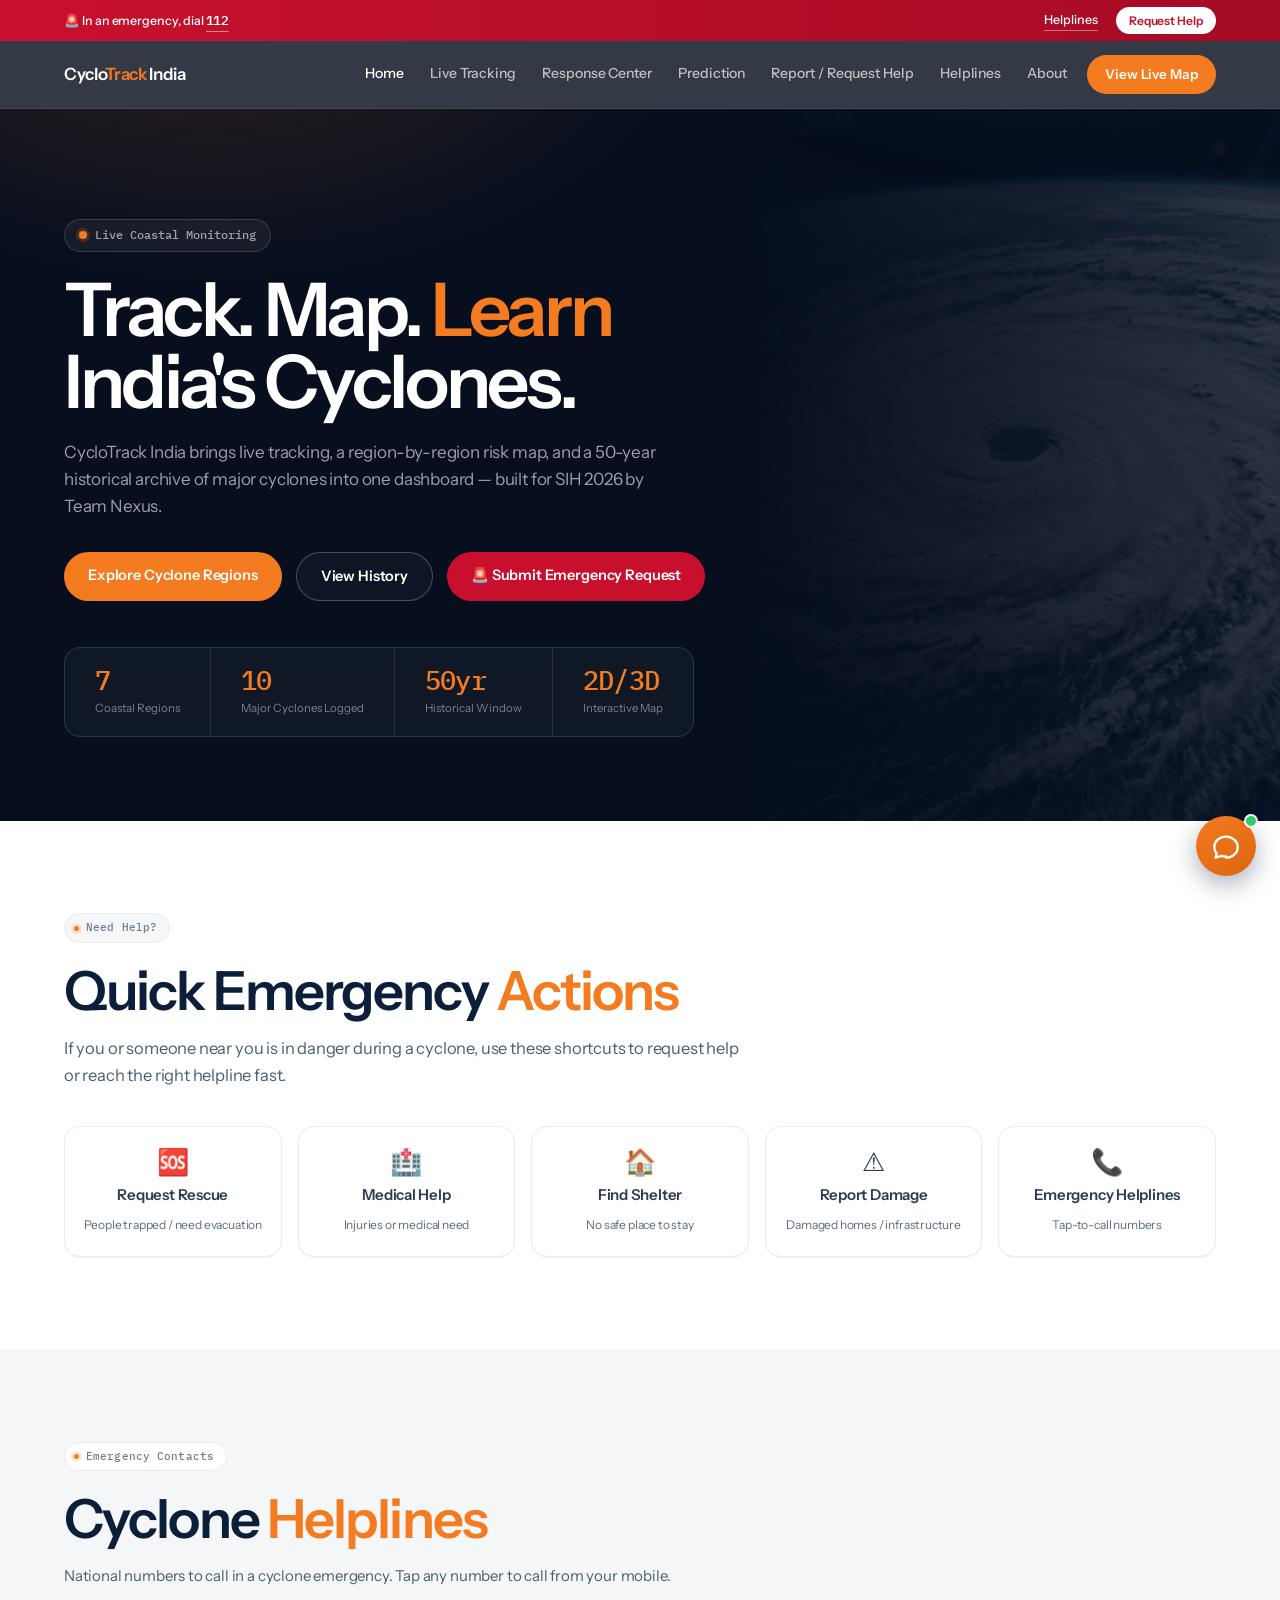
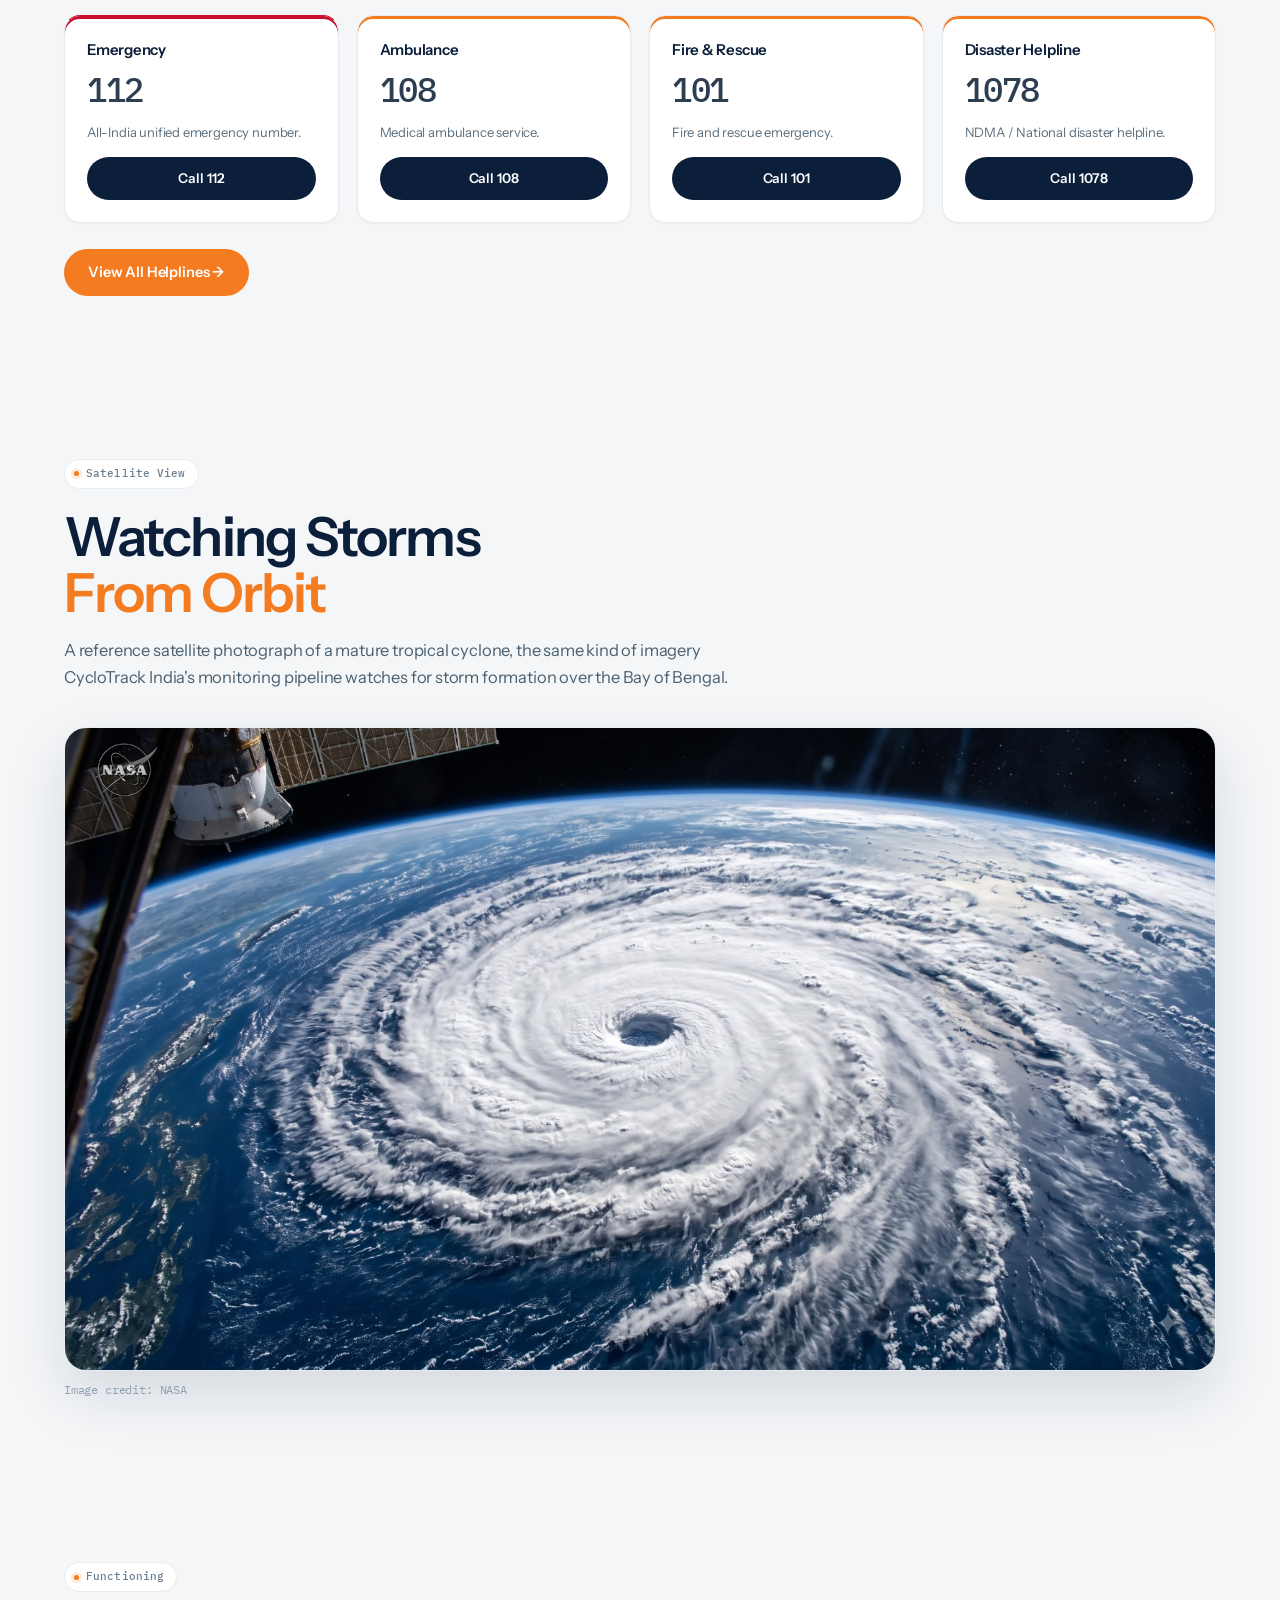
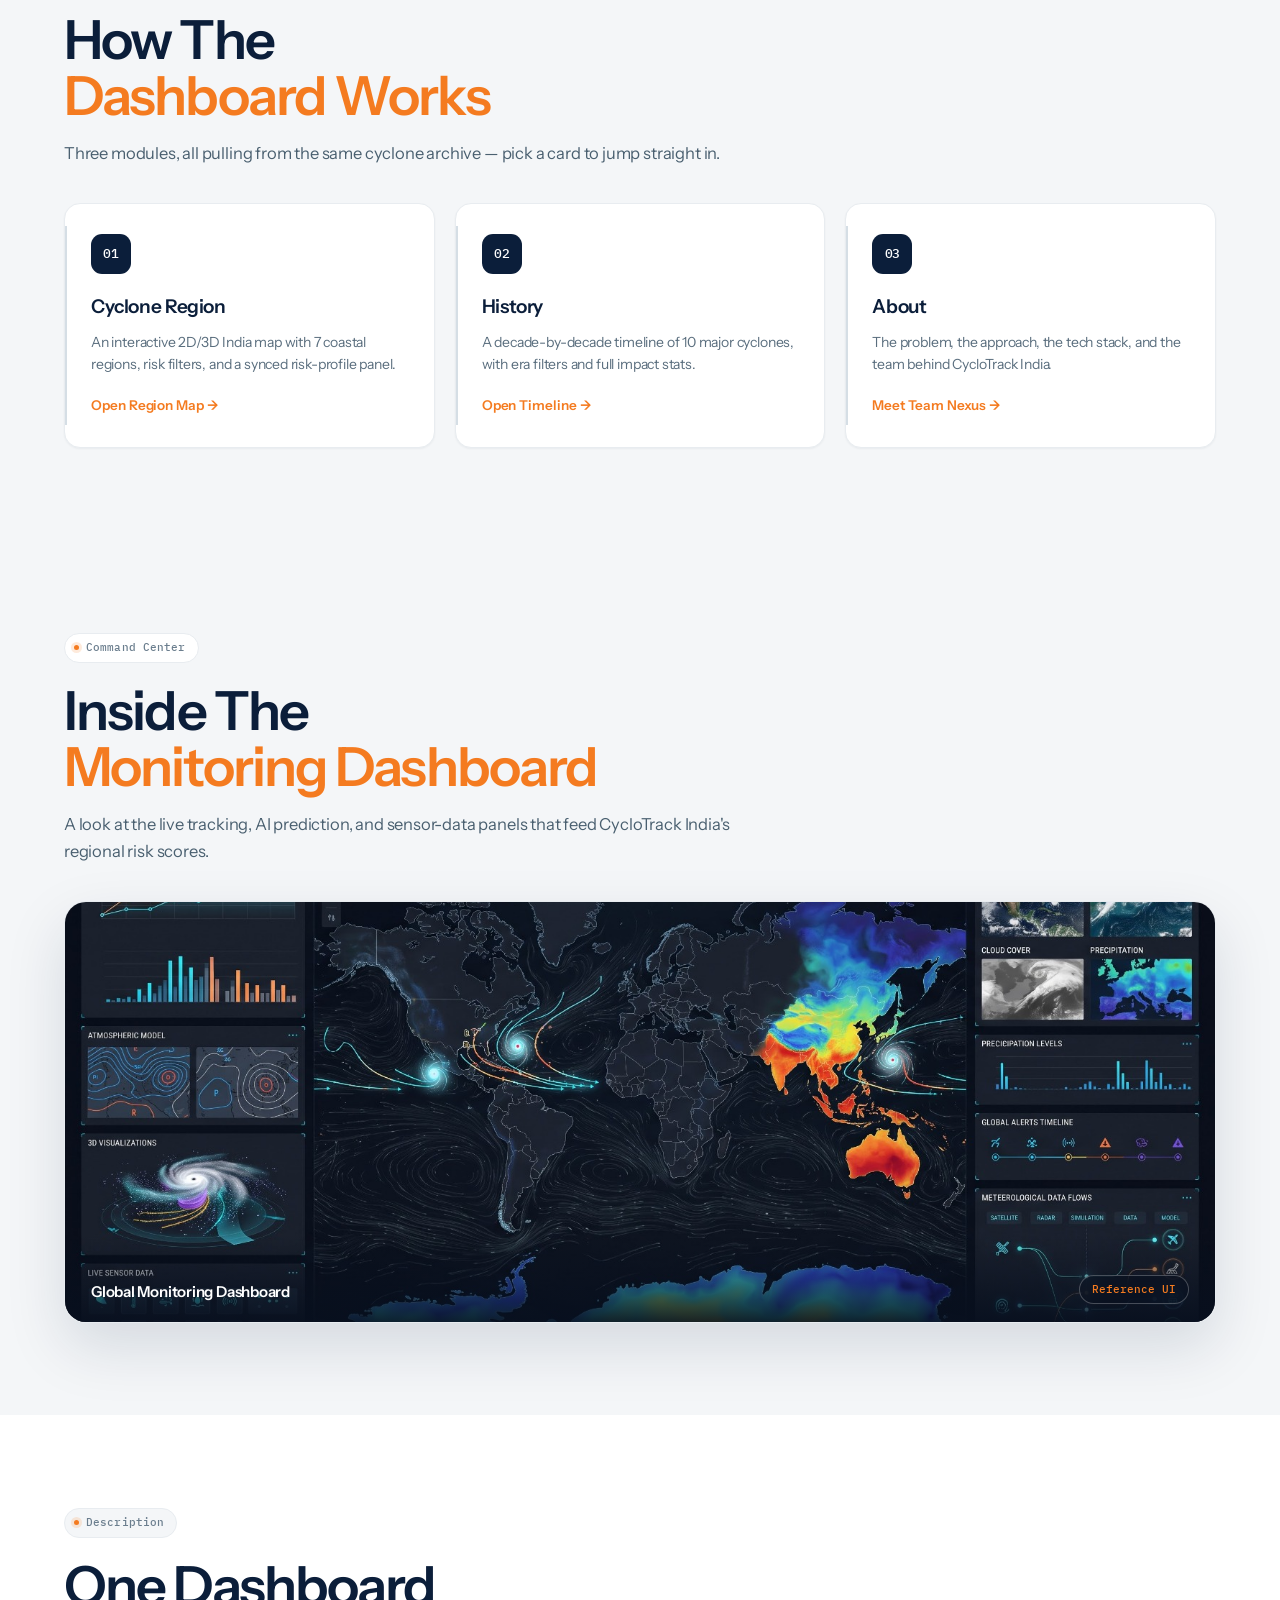
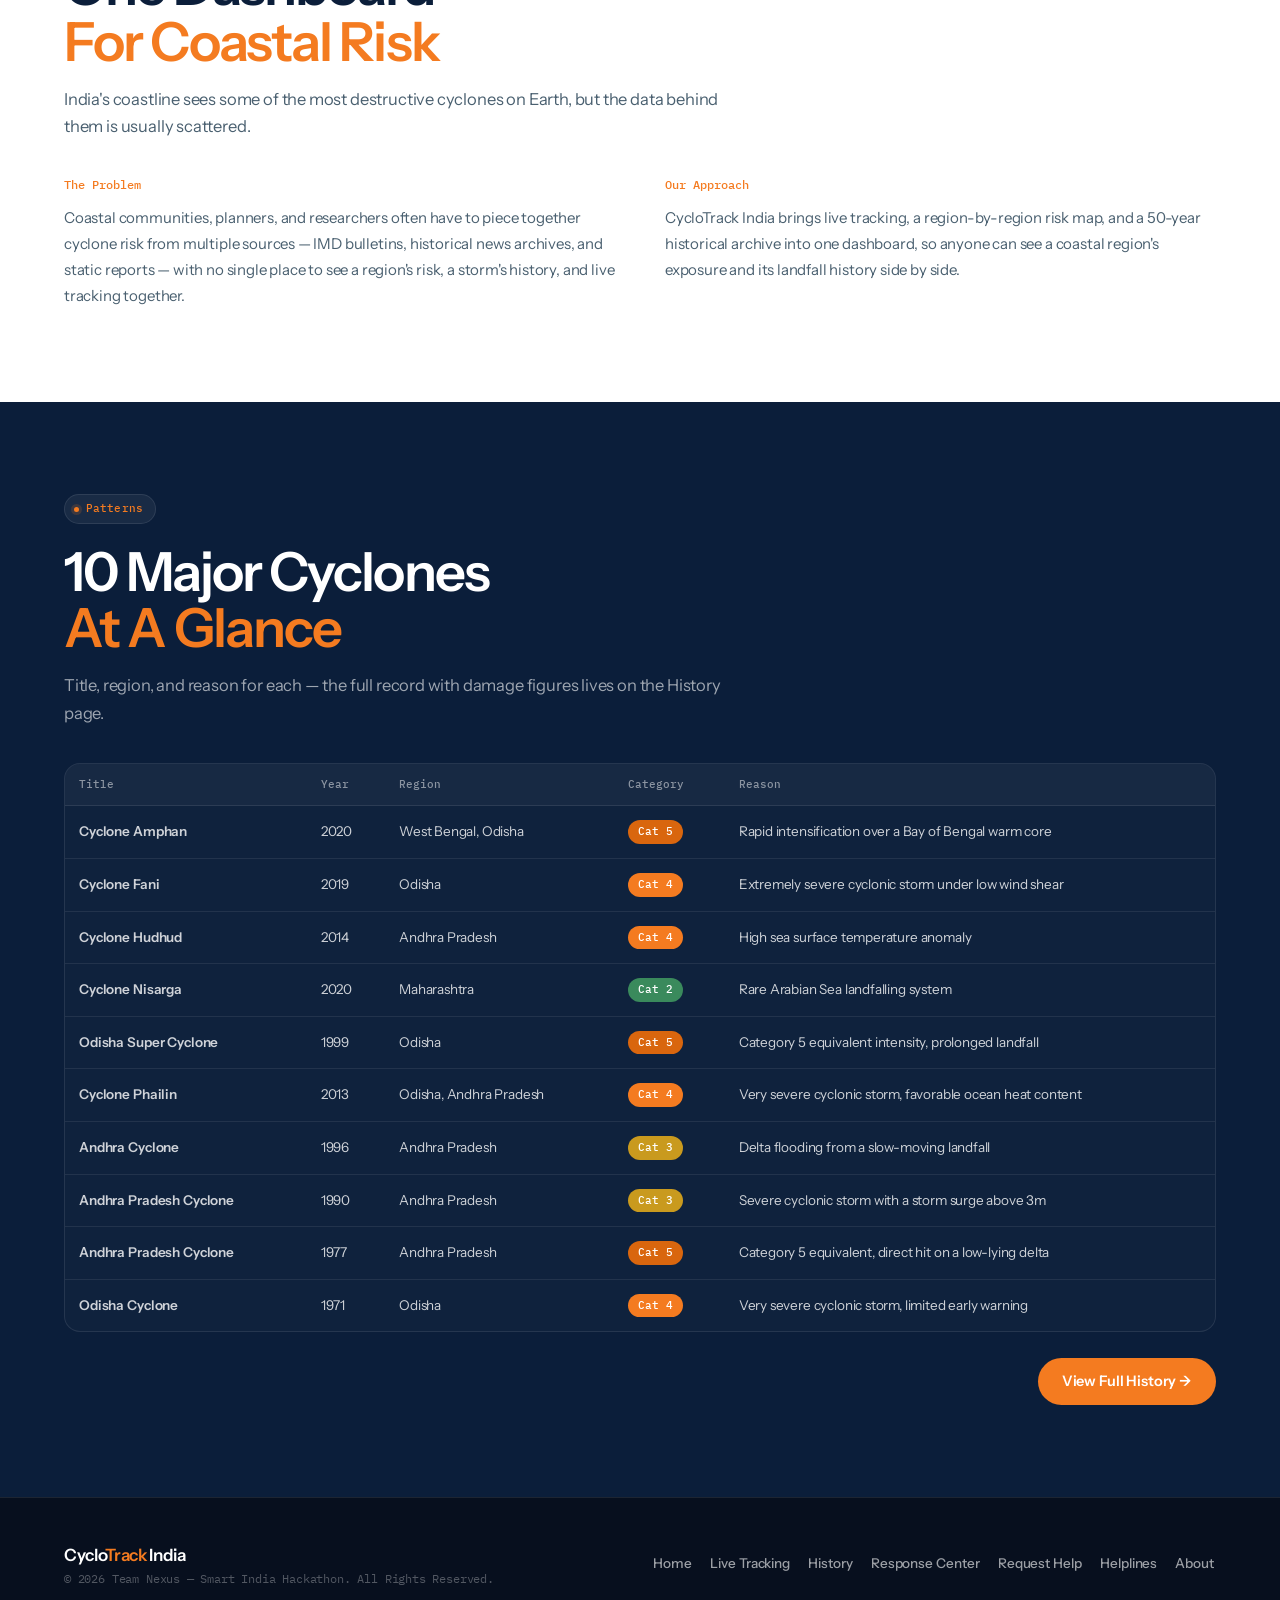
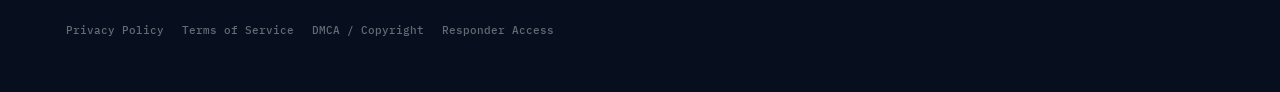
<file: frontend/index.html>
<!DOCTYPE html>
<html lang="en">

<head>
    <meta charset="UTF-8">
    <meta name="viewport" content="width=device-width, initial-scale=1.0">
    <title>CycloTrack India — Home</title>
    <link rel="preconnect" href="https://fonts.googleapis.com"><link rel="preconnect" href="https://fonts.gstatic.com" crossorigin>
    <link
        href="https://fonts.googleapis.com/css2?family=Instrument+Sans:wght@400;500;600;700&family=IBM+Plex+Mono:wght@400;500;600&display=swap"
        rel="stylesheet">
    <link rel="stylesheet" href="assets/chatbot.css">
    <link rel="stylesheet" href="assets/emergency.css">
    <link rel="stylesheet" href="assets/fx.css">
    <link rel="icon" type="image/svg+xml" href="assets/favicon.svg">
    <style>
        *,
        *::before,
        *::after {
            box-sizing: border-box;
            margin: 0;
            padding: 0;
        }

        :root {
            --navy: #0B1E3A;
            --navy-mid: #112444;
            --navy-dark: #070F1E;
            --charcoal: #1C2A3A;
            --orange: #F47B20;
            --orange-dark: #D9660E;
            --white: #FFFFFF;
            --off-white: #F4F6F8;
            --gray-light: #E8ECF0;
            --gray-mid: #9AAAB8;
            --text-body: #2D3E50;
            --font-head: 'Instrument Sans', sans-serif;
            --font-body: 'Instrument Sans', sans-serif;
        }

        html {
            scroll-behavior: smooth;
        }

        body {
            font-family: var(--font-body);
            color: var(--text-body);
            background: var(--white);
            line-height: 1.6;
            font-size: 16px;
        }

        header {
            background: var(--navy-dark);
            padding: 0 5%;
            display: flex;
            align-items: center;
            justify-content: space-between;
            height: 64px;
            position: sticky;
            top: 0;
            z-index: 100;
            border-bottom: 2px solid var(--orange);
        }

        .logo {
            font-family: var(--font-head);
            font-weight: 800;
            font-size: 22px;
            color: var(--white);
            letter-spacing: .5px;
            text-decoration: none;
            cursor: pointer;
            transition: opacity .2s ease;
        }

        .logo:hover {
            opacity: .85;
        }

        .logo span {
            color: var(--orange);
        }

        nav {
            display: flex;
            gap: 22px;
            align-items: center;
        }

        .header-right {
            display: flex;
            align-items: center;
            gap: 18px;
        }

        nav a {
            font-family: var(--font-head);
            font-size: 15px;
            font-weight: 600;
            letter-spacing: .5px;
            color: rgba(255, 255, 255, .72);
            text-decoration: none;
            text-transform: uppercase;
            transition: color .25s ease;
            position: relative;
            padding: 6px 2px 8px;
            white-space: nowrap;
        }

        nav a::after {
            content: '';
            position: absolute;
            left: 50%;
            right: 50%;
            bottom: 0;
            height: 2px;
            background: var(--orange);
            transition: left .25s ease, right .25s ease;
        }

        nav a:hover,
        nav a.active {
            color: var(--orange);
        }

        nav a:hover::after,
        nav a.active::after {
            left: 0;
            right: 0;
        }

        .header-cta {
            background: var(--orange);
            color: var(--white);
            font-family: var(--font-head);
            font-weight: 700;
            font-size: 14px;
            letter-spacing: .8px;
            text-transform: uppercase;
            padding: 9px 20px;
            border: none;
            cursor: pointer;
            text-decoration: none;
        }

        .header-cta:hover {
            background: var(--orange-dark);
        }

        section {
            padding: 70px 5%;
        }

        .section-inner {
            max-width: 1200px;
            margin: 0 auto;
        }

        .section-tag {
            font-family: var(--font-head);
            font-size: 11px;
            letter-spacing: 3.5px;
            text-transform: uppercase;
            color: var(--orange);
            font-weight: 700;
            margin-bottom: 12px;
            display: flex;
            align-items: center;
            gap: 10px;
        }

        .section-tag::before {
            content: '';
            width: 20px;
            height: 2px;
            background: var(--orange);
            display: block;
        }

        .section-h2 {
            font-family: var(--font-head);
            font-weight: 800;
            font-size: clamp(30px, 4vw, 48px);
            text-transform: uppercase;
            color: var(--navy);
            line-height: 1.0;
            margin-bottom: 14px;
            letter-spacing: -.3px;
        }

        .section-h2 em {
            color: var(--orange);
            font-style: normal;
        }

        .section-lead {
            font-size: 16px;
            color: #4A6070;
            max-width: 620px;
            line-height: 1.7;
        }

        /* ORBIT / SATELLITE HERO — centered, contained, not full-bleed */
        .orbit-section {
            padding: 70px 5%;
        }
        .orbit-container {
            max-width: 1440px;
        }
        .orbit-media {
            margin-top: 28px;
            border-top: 4px solid var(--orange);
            border-radius: 14px;
            overflow: hidden;
            box-shadow: 0 18px 44px rgba(11, 30, 58, .18);
        }
        .orbit-media img {
            display: block;
            width: 100%;
            height: auto;
            object-fit: cover;
        }
        .orbit-credit {
            font-size: 12px;
            color: #8FA1B0;
            margin-top: 10px;
        }
        @media (max-width: 1024px) {
            .orbit-container { max-width: 940px; }
        }
        @media (max-width: 640px) {
            .orbit-section { padding: 52px 4%; }
            .orbit-media { border-radius: 12px; }
        }

        .hero {
            background: var(--navy-dark);
            padding: 60px 5% 50px;
            position: relative;
            overflow: hidden;
        }

        .hero::before {
            content: '';
            position: absolute;
            top: 0;
            right: 0;
            width: 42%;
            height: 100%;
            background-image: url('assets/pic4.jpeg');
            background-size: cover;
            background-position: center;
            opacity: .16;
            -webkit-mask-image: linear-gradient(to left, rgba(0, 0, 0, 1), rgba(0, 0, 0, 0));
            mask-image: linear-gradient(to left, rgba(0, 0, 0, 1), rgba(0, 0, 0, 0));
        }

        .hero-inner {
            position: relative;
            z-index: 2;
            max-width: 1200px;
            margin: 0 auto;
        }

        .live-badge {
            display: inline-flex;
            align-items: center;
            gap: 8px;
            font-family: var(--font-head);
            font-size: 12px;
            font-weight: 700;
            letter-spacing: 1px;
            text-transform: uppercase;
            color: rgba(255, 255, 255, .6);
            border: 1px solid rgba(255, 255, 255, .18);
            padding: 7px 14px;
            margin-bottom: 22px;
        }

        .live-dot {
            width: 8px;
            height: 8px;
            background: var(--orange);
            border-radius: 50%;
            animation: ping-solid 2s ease-in-out infinite;
        }

        @keyframes ping-solid {

            0%,
            100% {
                opacity: 1;
            }

            50% {
                opacity: .35;
            }
        }

        .hero-h1 {
            font-family: var(--font-head);
            font-weight: 800;
            font-size: clamp(38px, 5.5vw, 66px);
            color: var(--white);
            text-transform: uppercase;
            line-height: .96;
            letter-spacing: -1px;
            margin-bottom: 18px;
        }

        .hero-h1 em {
            color: var(--orange);
            font-style: normal;
        }

        .hero-sub {
            font-size: 16px;
            color: rgba(255, 255, 255, .55);
            max-width: 620px;
            margin-bottom: 32px;
        }

        .hero-btn-row {
            display: flex;
            gap: 14px;
            flex-wrap: wrap;
            margin-bottom: 46px;
        }

        .btn-solid {
            background: var(--orange);
            color: var(--white);
            font-family: var(--font-head);
            font-weight: 700;
            font-size: 14px;
            letter-spacing: .8px;
            text-transform: uppercase;
            padding: 13px 26px;
            text-decoration: none;
        }

        .btn-solid:hover {
            background: var(--orange-dark);
        }

        .btn-outline {
            border: 1.5px solid rgba(255, 255, 255, .3);
            color: var(--white);
            font-family: var(--font-head);
            font-weight: 700;
            font-size: 14px;
            letter-spacing: .8px;
            text-transform: uppercase;
            padding: 13px 26px;
            text-decoration: none;
        }

        .btn-outline:hover {
            border-color: var(--orange);
            color: var(--orange);
        }

        .marquee {
            border-top: 1px solid rgba(255, 255, 255, .1);
            padding-top: 22px;
            display: flex;
            gap: 40px;
            flex-wrap: wrap;
        }

        .marquee-item {
            display: flex;
            flex-direction: column;
        }

        .marquee-num {
            font-family: var(--font-head);
            font-size: 24px;
            font-weight: 800;
            color: var(--orange);
            line-height: 1;
        }

        .marquee-lbl {
            font-size: 11px;
            letter-spacing: .5px;
            color: rgba(255, 255, 255, .45);
            text-transform: uppercase;
            margin-top: 4px;
        }

        .modules-bg {
            background: var(--off-white);
        }

        .modules-grid {
            display: grid;
            grid-template-columns: repeat(3, 1fr);
            gap: 20px;
            margin-top: 36px;
        }

        .module-card {
            background: var(--white);
            border-top: 3px solid var(--navy);
            padding: 30px 26px;
            text-decoration: none;
            display: block;
            transition: .2s;
        }

        .module-card:hover {
            border-top-color: var(--orange);
            transform: translateY(-3px);
            box-shadow: 0 6px 20px rgba(11, 30, 58, .08);
        }

        .module-icon {
            width: 40px;
            height: 40px;
            background: var(--navy);
            color: var(--white);
            display: flex;
            align-items: center;
            justify-content: center;
            font-family: var(--font-head);
            font-weight: 800;
            font-size: 15px;
            margin-bottom: 18px;
        }

        .module-card:hover .module-icon {
            background: var(--orange);
        }

        .module-title {
            font-family: var(--font-head);
            font-size: 20px;
            font-weight: 700;
            color: var(--navy);
            text-transform: uppercase;
            margin-bottom: 8px;
        }

        .module-desc {
            font-size: 14px;
            color: #5A6E7E;
            margin-bottom: 16px;
        }

        .module-link {
            font-family: var(--font-head);
            font-size: 12px;
            font-weight: 700;
            letter-spacing: 1px;
            text-transform: uppercase;
            color: var(--orange);
        }

        .media-bg {
            background: var(--off-white);
        }

        .media-frame {
            margin-top: 32px;
            position: relative;
            overflow: hidden;
            border: 1px solid var(--gray-light);
        }

        .media-frame img {
            width: 100%;
            height: 420px;
            object-fit: cover;
            display: block;
        }

        .media-caption {
            position: absolute;
            bottom: 0;
            left: 0;
            right: 0;
            background: linear-gradient(to top, rgba(7, 15, 30, .9), rgba(7, 15, 30, 0));
            padding: 40px 26px 18px;
            display: flex;
            justify-content: space-between;
            align-items: flex-end;
            flex-wrap: wrap;
            gap: 10px;
        }

        .media-caption-title {
            font-family: var(--font-head);
            font-size: 15px;
            font-weight: 700;
            letter-spacing: .5px;
            text-transform: uppercase;
            color: var(--white);
        }

        .media-caption-tag {
            font-family: var(--font-head);
            font-size: 11px;
            font-weight: 700;
            letter-spacing: 1px;
            text-transform: uppercase;
            color: var(--orange);
            border: 1px solid rgba(255, 255, 255, .25);
            padding: 5px 12px;
        }

        .desc-bg {
            background: var(--white);
        }

        .desc-grid {
            display: grid;
            grid-template-columns: 1fr 1fr;
            gap: 50px;
            margin-top: 36px;
            align-items: start;
        }

        .desc-block-title {
            font-family: var(--font-head);
            font-size: 13px;
            font-weight: 700;
            letter-spacing: 1.5px;
            text-transform: uppercase;
            color: var(--orange);
            margin-bottom: 10px;
        }

        .desc-block-text {
            font-size: 15px;
            color: #4A6070;
            line-height: 1.75;
        }

        .patterns-bg {
            background: var(--navy);
        }

        .patterns-bg .section-h2 {
            color: var(--white);
        }

        .patterns-bg .section-lead {
            color: rgba(255, 255, 255, .55);
        }

        .patterns-table {
            width: 100%;
            border-collapse: collapse;
            margin-top: 30px;
        }

        .patterns-table th {
            font-family: var(--font-head);
            font-size: 11px;
            font-weight: 700;
            letter-spacing: 1px;
            text-transform: uppercase;
            color: var(--orange);
            text-align: left;
            padding: 12px 14px;
            border-bottom: 1px solid rgba(255, 255, 255, .15);
        }

        .patterns-table td {
            font-size: 13.5px;
            color: rgba(255, 255, 255, .8);
            padding: 14px 14px;
            border-bottom: 1px solid rgba(255, 255, 255, .08);
        }

        .patterns-table tr:hover td {
            background: rgba(255, 255, 255, .04);
            color: var(--white);
        }

        .pt-title {
            font-family: var(--font-head);
            font-weight: 700;
            font-size: 15px;
            color: var(--white);
        }

        .pt-cat {
            font-family: var(--font-head);
            font-size: 11px;
            font-weight: 700;
            letter-spacing: .5px;
            text-transform: uppercase;
            padding: 3px 9px;
            display: inline-block;
        }

        .cat-5 {
            background: #D9660E;
            color: var(--white);
        }

        .cat-4 {
            background: #F47B20;
            color: var(--white);
        }

        .cat-3 {
            background: #C99A1E;
            color: var(--white);
        }

        .cat-2 {
            background: #3A8A5C;
            color: var(--white);
        }

        .patterns-cta-row {
            margin-top: 26px;
            display: flex;
            justify-content: flex-end;
        }

        footer {
            background: var(--navy-dark);
            padding: 36px 5%;
            border-top: 2px solid var(--orange);
        }

        .footer-inner {
            max-width: 1200px;
            margin: 0 auto;
            display: flex;
            justify-content: space-between;
            align-items: center;
            flex-wrap: wrap;
            gap: 16px;
        }

        .footer-logo {
            font-family: var(--font-head);
            font-size: 19px;
            font-weight: 800;
            color: var(--white);
        }

        .footer-logo span {
            color: var(--orange);
        }

        .footer-copy {
            font-size: 12px;
            color: rgba(255, 255, 255, .3);
        }

        .footer-nav {
            display: flex;
            flex-wrap: wrap;
            gap: 14px;
            align-items: center;
        }

        .footer-nav a {
            color: rgba(255, 255, 255, .6);
            text-decoration: none;
            font-size: 13px;
            text-transform: uppercase;
            font-family: var(--font-head);
            letter-spacing: .5px;
        }

        .footer-nav a:hover {
            color: var(--orange);
        }

        @media (max-width:1024px) {
            .desc-grid {
                grid-template-columns: 1fr;
                gap: 36px;
            }

            .modules-grid {
                grid-template-columns: 1fr 1fr;
            }

            .patterns-table th:nth-child(3),
            .patterns-table td:nth-child(3) {
                display: none;
            }

            nav {
                display: none;
            }
        }

        @media (max-width:640px) {
            .modules-grid {
                grid-template-columns: 1fr;
            }

            .patterns-table th:nth-child(4),
            .patterns-table td:nth-child(4) {
                display: none;
            }
        }

        .hamburger {
            display: flex;
            flex-direction: column;
            justify-content: center;
            gap: 5px;
            width: 32px;
            height: 32px;
            background: transparent;
            border: none;
            cursor: pointer;
            padding: 0;
        }

        .hamburger span {
            display: block;
            width: 22px;
            height: 2px;
            background: var(--white);
            transition: .2s;
        }

        .hamburger.open span:nth-child(1) {
            transform: translateY(7px) rotate(45deg);
        }

        .hamburger.open span:nth-child(2) {
            opacity: 0;
        }

        .hamburger.open span:nth-child(3) {
            transform: translateY(-7px) rotate(-45deg);
        }

        .mobile-menu {
            position: fixed;
            top: 64px;
            left: 0;
            right: 0;
            background: var(--navy-dark);
            border-bottom: 2px solid var(--orange);
            z-index: 99;
            max-height: 0;
            overflow: hidden;
            opacity: 0;
            visibility: hidden;
            transform: translateY(-10px);
            transition: max-height .32s ease, opacity .28s ease, transform .28s ease, visibility .28s;
        }

        .mobile-menu.open {
            max-height: 440px;
            opacity: 1;
            visibility: visible;
            transform: translateY(0);
        }

        .mobile-menu a {
            font-family: var(--font-head);
            font-size: 16px;
            font-weight: 600;
            letter-spacing: .5px;
            color: rgba(255, 255, 255, .75);
            text-decoration: none;
            text-transform: uppercase;
            padding: 16px 5%;
            border-bottom: 1px solid rgba(255, 255, 255, .08);
            opacity: 0;
            transform: translateY(-8px);
            transition: opacity .28s ease, transform .28s ease;
        }

        .mobile-menu.open a {
            opacity: 1;
            transform: translateY(0);
        }

        .mobile-menu.open a:nth-child(1) { transition-delay: .04s; }
        .mobile-menu.open a:nth-child(2) { transition-delay: .09s; }
        .mobile-menu.open a:nth-child(3) { transition-delay: .14s; }
        .mobile-menu.open a:nth-child(4) { transition-delay: .19s; }

        .mobile-menu a.active {
            color: var(--orange);
        }

        /* Desktop: inline nav visible, hamburger hidden */
        @media (min-width: 1025px) {
            nav.main-nav {
                display: flex;
            }

            .hamburger {
                display: none;
            }

            .mobile-menu {
                display: none;
            }
        }

        @media (max-width: 1024px) {
            nav.main-nav {
                display: none;
            }

            .hamburger {
                display: flex;
            }
        }

        @media (min-width: 1025px) and (max-width: 1180px) {
            nav.main-nav {
                gap: 18px;
            }

            nav.main-nav a {
                font-size: 14px;
            }
        }

    </style>
<link rel="stylesheet" href="assets/theme.css">
</head>

<body>
<script src="assets/fx.js"></script>

    <a class="skip-link" href="#main">Skip to main content</a>

    <div class="emergency-bar" role="region" aria-label="Emergency information">
        <span>🚨 In an emergency, dial <a href="tel:112" class="eb-dial">112</a></span>
        <span class="eb-links">
            <a href="helplines.html">Helplines</a>
            <a href="report.html" class="eb-cta">Request Help</a>
        </span>
    </div>

    <header>
        <a href="index.html" class="logo">Cyclo<span>Track</span> India</a>
        <div class="header-right">
            <nav class="main-nav" aria-label="Primary">
                <a href="index.html" class="active">Home</a>
                <a href="cyclone_region.html">Live Tracking</a>
                <a href="response-center.html">Response Center</a>
                <a href="cyclone_region.html#evolution">Prediction</a>
                <a href="report.html">Report / Request Help</a>
                <a href="helplines.html">Helplines</a>
                <a href="about.html">About</a>
            </nav>
            <a href="cyclone_region.html" class="header-cta">View Live Map</a>
            <button class="hamburger" id="hamburgerBtn" aria-label="Menu"><span></span><span></span><span></span></button>
        </div>
    </header>
    <div class="mobile-menu" id="mobileMenu">
            <a href="index.html" class="active">Home</a>
            <a href="cyclone_region.html">Live Tracking</a>
            <a href="response-center.html">Response Center</a>
            <a href="cyclone_region.html#evolution">Prediction</a>
            <a href="report.html">Report / Request Help</a>
            <a href="helplines.html">Helplines</a>
            <a href="about.html">About</a>
    </div>


    <div class="hero">
        <div class="hero-inner">
            <div class="live-badge"><span class="live-dot"></span> Live Coastal Monitoring</div>
            <h1 class="hero-h1">Track. Map. <em>Learn</em><br>India's Cyclones.</h1>
            <p class="hero-sub">CycloTrack India brings live tracking, a region-by-region risk map, and a 50-year
                historical archive of major cyclones into one dashboard — built for SIH 2026 by Team Nexus.</p>
            <div class="hero-btn-row">
                <a href="cyclone_region.html" class="btn-solid">Explore Cyclone Regions</a>
                <a href="history.html" class="btn-outline">View History</a>
                <a href="report.html" class="btn-solid" style="background:var(--ec-red,#C8102E);">🚨 Submit Emergency Request</a>
            </div>
            <div class="marquee">
                <div class="marquee-item"><span class="marquee-num">7</span><span class="marquee-lbl">Coastal
                        Regions</span></div>
                <div class="marquee-item"><span class="marquee-num">10</span><span class="marquee-lbl">Major
                        Cyclones Logged</span></div>
                <div class="marquee-item"><span class="marquee-num">50yr</span><span class="marquee-lbl">Historical
                        Window</span></div>
                <div class="marquee-item"><span class="marquee-num">2D/3D</span><span class="marquee-lbl">Interactive
                        Map</span></div>
            </div>
        </div>
    </div>

    <section class="desc-bg" id="main">
        <div class="section-inner">
            <span class="section-tag">Need Help?</span>
            <h2 class="section-h2">Quick Emergency <em>Actions</em></h2>
            <p class="section-lead">If you or someone near you is in danger during a cyclone, use these shortcuts to
                request help or reach the right helpline fast.</p>
            <div class="ec-actions-grid reveal">
                <a href="report.html?type=Rescue%20Required" class="ec-action">
                    <span class="ec-action-icon" aria-hidden="true">🆘</span>
                    <span class="ec-action-label">Request Rescue</span>
                    <span class="ec-action-sub">People trapped / need evacuation</span>
                </a>
                <a href="report.html?type=Medical%20Emergency" class="ec-action">
                    <span class="ec-action-icon" aria-hidden="true">🏥</span>
                    <span class="ec-action-label">Medical Help</span>
                    <span class="ec-action-sub">Injuries or medical need</span>
                </a>
                <a href="report.html?type=Shelter%20Required" class="ec-action">
                    <span class="ec-action-icon" aria-hidden="true">🏠</span>
                    <span class="ec-action-label">Find Shelter</span>
                    <span class="ec-action-sub">No safe place to stay</span>
                </a>
                <a href="report.html?type=Other" class="ec-action">
                    <span class="ec-action-icon" aria-hidden="true">⚠️</span>
                    <span class="ec-action-label">Report Damage</span>
                    <span class="ec-action-sub">Damaged homes / infrastructure</span>
                </a>
                <a href="helplines.html" class="ec-action">
                    <span class="ec-action-icon" aria-hidden="true">📞</span>
                    <span class="ec-action-label">Emergency Helplines</span>
                    <span class="ec-action-sub">Tap-to-call numbers</span>
                </a>
            </div>
        </div>
    </section>

    <section class="modules-bg">
        <div class="section-inner">
            <span class="section-tag">Emergency Contacts</span>
            <h2 class="section-h2">Cyclone <em>Helplines</em></h2>
            <p class="hl-intro">National numbers to call in a cyclone emergency. Tap any number to call from your
                mobile.</p>
            <div class="hl-grid reveal">
                <div class="hl-card urgent">
                    <span class="hl-service">Emergency</span>
                    <div class="hl-num">112</div>
                    <p class="hl-desc">All-India unified emergency number.</p>
                    <a class="hl-dial" href="tel:112">Call 112</a>
                </div>
                <div class="hl-card">
                    <span class="hl-service">Ambulance</span>
                    <div class="hl-num">108</div>
                    <p class="hl-desc">Medical ambulance service.</p>
                    <a class="hl-dial" href="tel:108">Call 108</a>
                </div>
                <div class="hl-card">
                    <span class="hl-service">Fire &amp; Rescue</span>
                    <div class="hl-num">101</div>
                    <p class="hl-desc">Fire and rescue emergency.</p>
                    <a class="hl-dial" href="tel:101">Call 101</a>
                </div>
                <div class="hl-card">
                    <span class="hl-service">Disaster Helpline</span>
                    <div class="hl-num">1078</div>
                    <p class="hl-desc">NDMA / National disaster helpline.</p>
                    <a class="hl-dial" href="tel:1078">Call 1078</a>
                </div>
            </div>
            <a href="helplines.html" class="btn-solid" style="margin-top:26px;display:inline-block;">View All Helplines →</a>
        </div>
    </section>

    <section class="modules-bg orbit-section">
        <div class="section-inner orbit-container">
            <span class="section-tag">Satellite View</span>
            <h2 class="section-h2">Watching Storms<br><em>From Orbit</em></h2>
            <p class="section-lead">A reference satellite photograph of a mature tropical cyclone, the same kind of
                imagery CycloTrack India's monitoring pipeline watches for storm formation over the Bay of Bengal.</p>
            <div class="orbit-media">
                <img src="assets/pic4.jpeg"
                    alt="NASA satellite image of a tropical cyclone viewed from the International Space Station">
            </div>
            <p class="orbit-credit">Image credit: NASA</p>
        </div>
    </section>

    <section class="modules-bg">
        <div class="section-inner">
            <span class="section-tag">Functioning</span>
            <h2 class="section-h2">How The<br><em>Dashboard Works</em></h2>
            <p class="section-lead">Three modules, all pulling from the same cyclone archive — pick a card to jump
                straight in.</p>
            <div class="modules-grid">
                <a href="cyclone_region.html" class="module-card">
                    <div class="module-icon">01</div>
                    <div class="module-title">Cyclone Region</div>
                    <p class="module-desc">An interactive 2D/3D India map with 7 coastal regions, risk filters, and a
                        synced risk-profile panel.</p>
                    <span class="module-link">Open Region Map →</span>
                </a>
                <a href="history.html" class="module-card">
                    <div class="module-icon">02</div>
                    <div class="module-title">History</div>
                    <p class="module-desc">A decade-by-decade timeline of 10 major cyclones, with era filters and
                        full impact stats.</p>
                    <span class="module-link">Open Timeline →</span>
                </a>
                <a href="about.html" class="module-card">
                    <div class="module-icon">03</div>
                    <div class="module-title">About</div>
                    <p class="module-desc">The problem, the approach, the tech stack, and the team behind CycloTrack
                        India.</p>
                    <span class="module-link">Meet Team Nexus →</span>
                </a>
            </div>
        </div>
    </section>

    <section class="media-bg">
        <div class="section-inner">
            <span class="section-tag">Command Center</span>
            <h2 class="section-h2">Inside The<br><em>Monitoring Dashboard</em></h2>
            <p class="section-lead">A look at the live tracking, AI prediction, and sensor-data panels that feed
                CycloTrack India's regional risk scores.</p>
            <div class="media-frame">
                <img src="assets/picture1.jpeg"
                    alt="Cyclone monitoring dashboard showing global storm tracking, AI prediction charts, and live sensor data">
                <div class="media-caption">
                    <span class="media-caption-title">Global Monitoring Dashboard</span>
                    <span class="media-caption-tag">Reference UI</span>
                </div>
            </div>
        </div>
    </section>

    <section class="desc-bg">
        <div class="section-inner">
            <span class="section-tag">Description</span>
            <h2 class="section-h2">One Dashboard<br><em>For Coastal Risk</em></h2>
            <p class="section-lead">India's coastline sees some of the most destructive cyclones on Earth, but the
                data behind them is usually scattered.</p>
            <div class="desc-grid">
                <div class="desc-block">
                    <div class="desc-block-title">The Problem</div>
                    <p class="desc-block-text">Coastal communities, planners, and researchers often have to piece
                        together cyclone risk from multiple sources — IMD bulletins, historical news archives, and
                        static reports — with no single place to see a region's risk, a storm's history, and live
                        tracking together.</p>
                </div>
                <div class="desc-block">
                    <div class="desc-block-title">Our Approach</div>
                    <p class="desc-block-text">CycloTrack India brings live tracking, a region-by-region risk map,
                        and a 50-year historical archive into one dashboard, so anyone can see a coastal region's
                        exposure and its landfall history side by side.</p>
                </div>
            </div>
        </div>
    </section>

    <section class="patterns-bg" id="patterns">
        <div class="section-inner">
            <span class="section-tag" style="color:var(--orange);">Patterns</span>
            <h2 class="section-h2">10 Major Cyclones<br><em>At A Glance</em></h2>
            <p class="section-lead">Title, region, and reason for each — the full record with damage figures lives
                on the History page.</p>
            <table class="patterns-table">
                <thead>
                    <tr>
                        <th>Title</th>
                        <th>Year</th>
                        <th>Region</th>
                        <th>Category</th>
                        <th>Reason</th>
                    </tr>
                </thead>
                <tbody>
                    <tr>
                        <td class="pt-title">Cyclone Amphan</td>
                        <td>2020</td>
                        <td>West Bengal, Odisha</td>
                        <td><span class="pt-cat cat-5">Cat 5</span></td>
                        <td>Rapid intensification over a Bay of Bengal warm core</td>
                    </tr>
                    <tr>
                        <td class="pt-title">Cyclone Fani</td>
                        <td>2019</td>
                        <td>Odisha</td>
                        <td><span class="pt-cat cat-4">Cat 4</span></td>
                        <td>Extremely severe cyclonic storm under low wind shear</td>
                    </tr>
                    <tr>
                        <td class="pt-title">Cyclone Hudhud</td>
                        <td>2014</td>
                        <td>Andhra Pradesh</td>
                        <td><span class="pt-cat cat-4">Cat 4</span></td>
                        <td>High sea surface temperature anomaly</td>
                    </tr>
                    <tr>
                        <td class="pt-title">Cyclone Nisarga</td>
                        <td>2020</td>
                        <td>Maharashtra</td>
                        <td><span class="pt-cat cat-2">Cat 2</span></td>
                        <td>Rare Arabian Sea landfalling system</td>
                    </tr>
                    <tr>
                        <td class="pt-title">Odisha Super Cyclone</td>
                        <td>1999</td>
                        <td>Odisha</td>
                        <td><span class="pt-cat cat-5">Cat 5</span></td>
                        <td>Category 5 equivalent intensity, prolonged landfall</td>
                    </tr>
                    <tr>
                        <td class="pt-title">Cyclone Phailin</td>
                        <td>2013</td>
                        <td>Odisha, Andhra Pradesh</td>
                        <td><span class="pt-cat cat-4">Cat 4</span></td>
                        <td>Very severe cyclonic storm, favorable ocean heat content</td>
                    </tr>
                    <tr>
                        <td class="pt-title">Andhra Cyclone</td>
                        <td>1996</td>
                        <td>Andhra Pradesh</td>
                        <td><span class="pt-cat cat-3">Cat 3</span></td>
                        <td>Delta flooding from a slow-moving landfall</td>
                    </tr>
                    <tr>
                        <td class="pt-title">Andhra Pradesh Cyclone</td>
                        <td>1990</td>
                        <td>Andhra Pradesh</td>
                        <td><span class="pt-cat cat-3">Cat 3</span></td>
                        <td>Severe cyclonic storm with a storm surge above 3m</td>
                    </tr>
                    <tr>
                        <td class="pt-title">Andhra Pradesh Cyclone</td>
                        <td>1977</td>
                        <td>Andhra Pradesh</td>
                        <td><span class="pt-cat cat-5">Cat 5</span></td>
                        <td>Category 5 equivalent, direct hit on a low-lying delta</td>
                    </tr>
                    <tr>
                        <td class="pt-title">Odisha Cyclone</td>
                        <td>1971</td>
                        <td>Odisha</td>
                        <td><span class="pt-cat cat-4">Cat 4</span></td>
                        <td>Very severe cyclonic storm, limited early warning</td>
                    </tr>
                </tbody>
            </table>
            <div class="patterns-cta-row">
                <a href="history.html" class="btn-solid">View Full History →</a>
            </div>
        </div>
    </section>

    <footer>
        <div class="footer-inner">
            <div>
                <div class="footer-logo">Cyclo<span>Track</span> India</div>
                <p class="footer-copy">&copy; 2026 Team Nexus — Smart India Hackathon. All Rights Reserved.</p>
            </div>
            <nav class="footer-nav" aria-label="Footer">
                <a href="index.html">Home</a>
                <a href="cyclone_region.html">Live Tracking</a>
                <a href="history.html">History</a>
                <a href="response-center.html">Response Center</a>
                <a href="report.html">Request Help</a>
                <a href="helplines.html">Helplines</a>
                <a href="about.html">About</a>
            </nav>
            <nav class="footer-legal" aria-label="Legal">
                <a href="privacy.html">Privacy Policy</a>
                <a href="terms.html">Terms of Service</a>
                <a href="dmca.html">DMCA / Copyright</a>
                <a href="responder.html">Responder Access</a>
            </nav>
        </div>
    </footer>


    <script>
        (function () {
            var btn = document.getElementById('hamburgerBtn');
            var menu = document.getElementById('mobileMenu');
            if (!btn || !menu) return;
            btn.addEventListener('click', function () {
                btn.classList.toggle('open');
                menu.classList.toggle('open');
            });
            menu.querySelectorAll('a').forEach(function (a) {
                a.addEventListener('click', function () {
                    btn.classList.remove('open');
                    menu.classList.remove('open');
                });
            });
        })();
    </script>
    <script src="assets/chatbot.js" defer></script>
    <script>
        (function () {
            var els = document.querySelectorAll('.reveal');
            if (!els.length) return;
            if (!('IntersectionObserver' in window)) {
                els.forEach(function (el) { el.classList.add('in'); });
                return;
            }
            var io = new IntersectionObserver(function (entries) {
                entries.forEach(function (e) {
                    if (e.isIntersecting) { e.target.classList.add('in'); io.unobserve(e.target); }
                });
            }, { threshold: 0.12 });
            els.forEach(function (el) { io.observe(el); });
        })();
    </script>
</body>

</html>
</file>
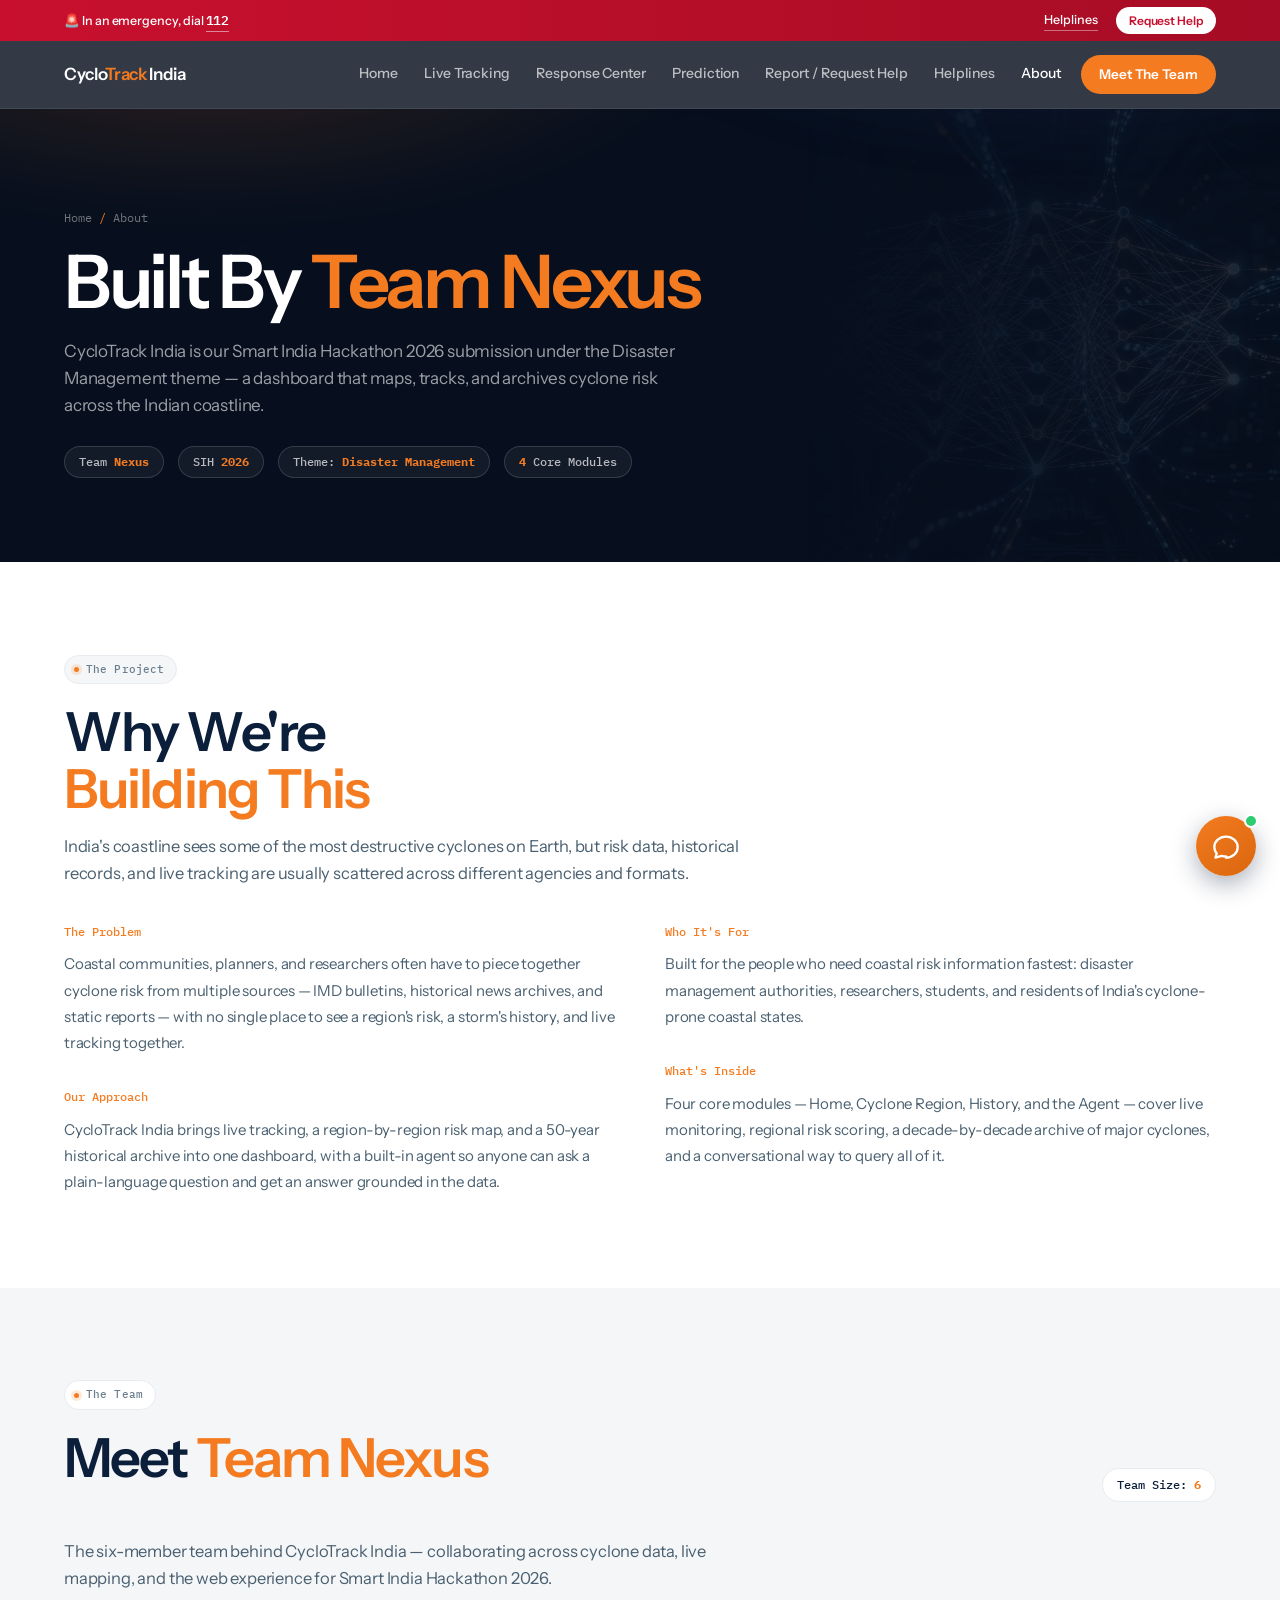
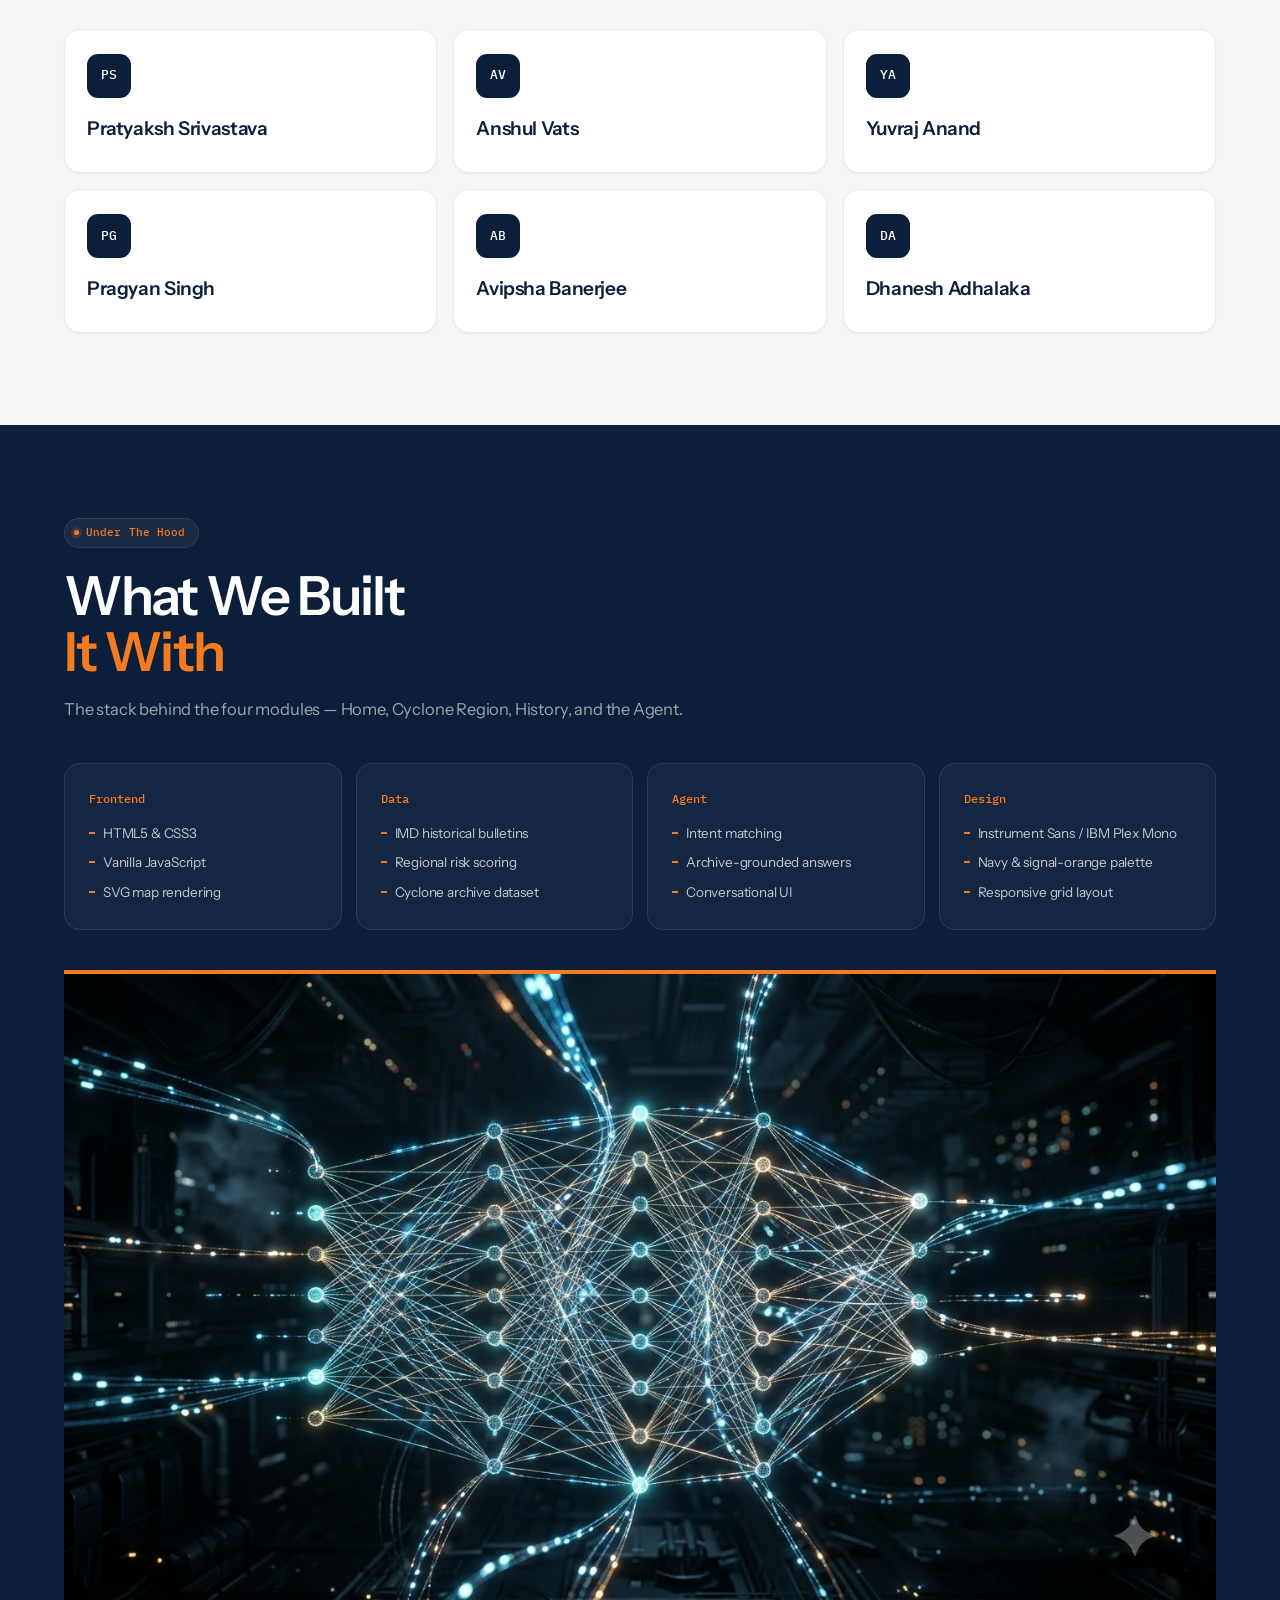
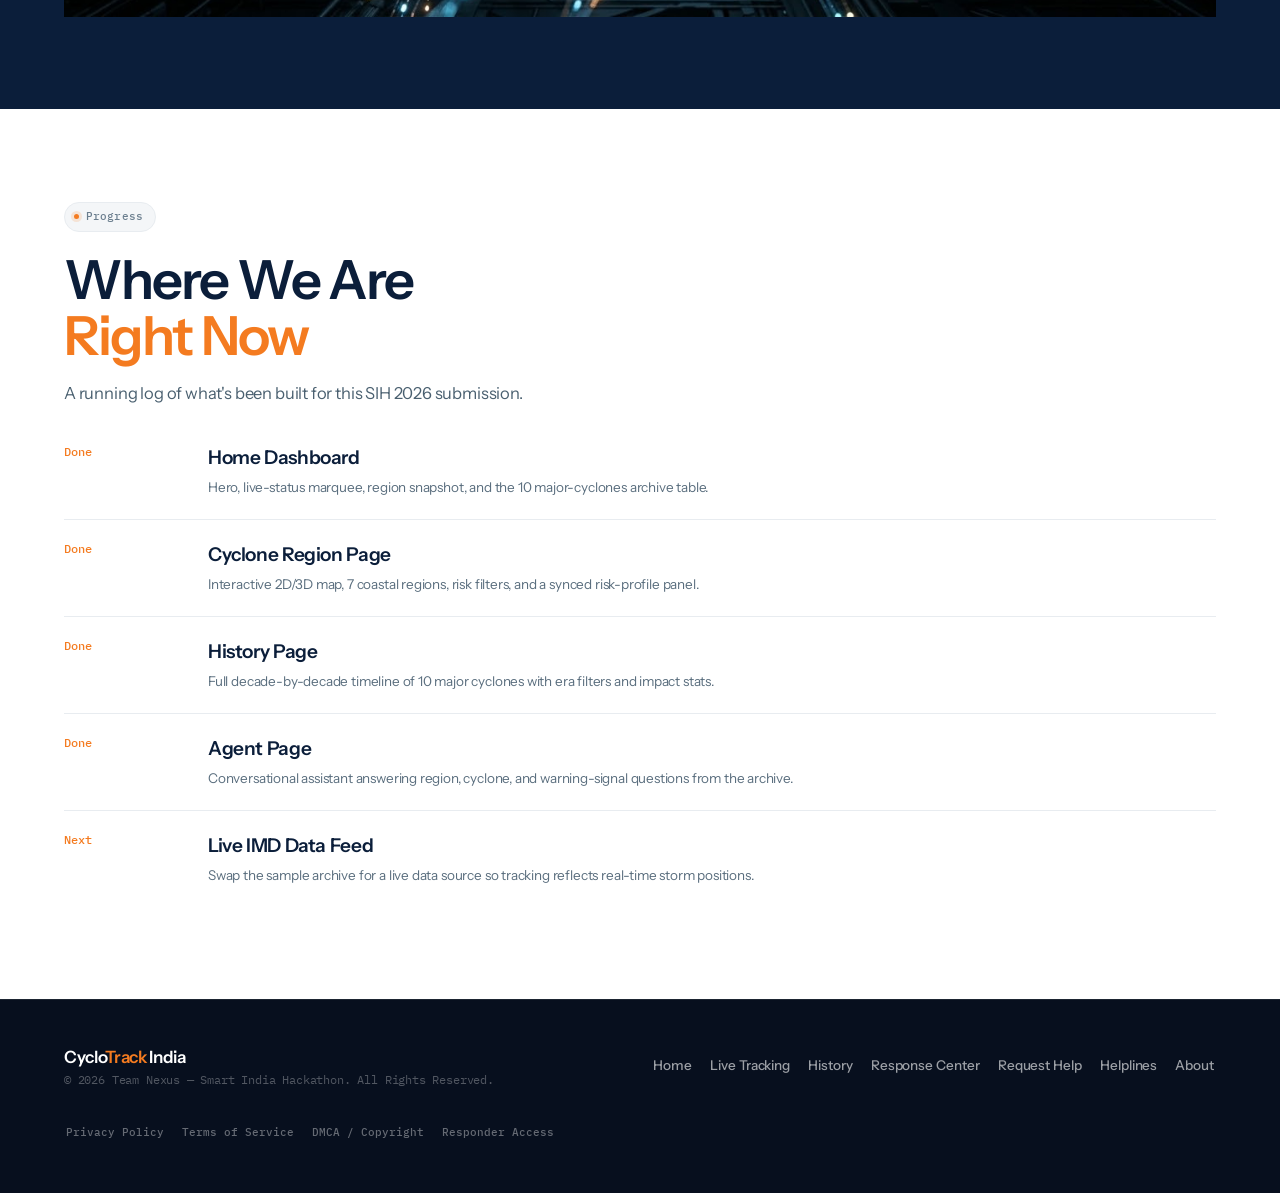
<file: frontend/about.html>
<!DOCTYPE html>
<html lang="en">

<head>
    <meta charset="UTF-8">
    <meta name="viewport" content="width=device-width, initial-scale=1.0">
    <title>About — CycloTrack India</title>
    <link rel="preconnect" href="https://fonts.googleapis.com"><link rel="preconnect" href="https://fonts.gstatic.com" crossorigin>
    <link
        href="https://fonts.googleapis.com/css2?family=Instrument+Sans:wght@400;500;600;700&family=IBM+Plex+Mono:wght@400;500;600&display=swap"
        rel="stylesheet">
    <link rel="stylesheet" href="assets/chatbot.css">
    <link rel="stylesheet" href="assets/emergency.css">
    <link rel="stylesheet" href="assets/fx.css">
    <link rel="icon" type="image/svg+xml" href="assets/favicon.svg">
    <style>
        *,
        *::before,
        *::after {
            box-sizing: border-box;
            margin: 0;
            padding: 0;
        }

        :root {
            --navy: #0B1E3A;
            --navy-mid: #112444;
            --navy-dark: #070F1E;
            --charcoal: #1C2A3A;
            --orange: #F47B20;
            --orange-dark: #D9660E;
            --white: #FFFFFF;
            --off-white: #F4F6F8;
            --gray-light: #E8ECF0;
            --gray-mid: #9AAAB8;
            --text-body: #2D3E50;
            --font-head: 'Instrument Sans', sans-serif;
            --font-body: 'Instrument Sans', sans-serif;
        }

        html {
            scroll-behavior: smooth;
        }

        body {
            font-family: var(--font-body);
            color: var(--text-body);
            background: var(--white);
            line-height: 1.6;
            font-size: 16px;
        }

        /* HEADER / NAV */
        header {
            background: var(--navy-dark);
            padding: 0 5%;
            display: flex;
            align-items: center;
            justify-content: space-between;
            height: 64px;
            position: sticky;
            top: 0;
            z-index: 100;
            border-bottom: 2px solid var(--orange);
        }

        .logo {
            font-family: var(--font-head);
            font-weight: 800;
            font-size: 22px;
            color: var(--white);
            letter-spacing: .5px;
            text-decoration: none;
            cursor: pointer;
            transition: opacity .2s ease;
        }

        .logo:hover {
            opacity: .85;
        }

        .logo span {
            color: var(--orange);
        }

        nav {
            display: flex;
            gap: 22px;
            align-items: center;
        }

        nav a {
            font-family: var(--font-head);
            font-size: 15px;
            font-weight: 600;
            letter-spacing: .5px;
            color: rgba(255, 255, 255, .72);
            text-decoration: none;
            text-transform: uppercase;
            transition: color .25s ease;
            position: relative;
            padding: 6px 2px 8px;
            white-space: nowrap;
        }

        nav a::after {
            content: '';
            position: absolute;
            left: 50%;
            right: 50%;
            bottom: 0;
            height: 2px;
            background: var(--orange);
            transition: left .25s ease, right .25s ease;
        }

        nav a:hover,
        nav a.active {
            color: var(--orange);
        }

        nav a:hover::after,
        nav a.active::after {
            left: 0;
            right: 0;
        }

        .header-right {
            display: flex;
            align-items: center;
            gap: 18px;
        }

        .header-cta {
            background: var(--orange);
            color: var(--white);
            font-family: var(--font-head);
            font-weight: 700;
            font-size: 14px;
            letter-spacing: .8px;
            text-transform: uppercase;
            padding: 9px 20px;
            border: none;
            cursor: pointer;
            text-decoration: none;
        }

        .header-cta:hover {
            background: var(--orange-dark);
        }

        section {
            padding: 70px 5%;
        }

        .section-inner {
            max-width: 1200px;
            margin: 0 auto;
        }

        .section-tag {
            font-family: var(--font-head);
            font-size: 11px;
            letter-spacing: 3.5px;
            text-transform: uppercase;
            color: var(--orange);
            font-weight: 700;
            margin-bottom: 12px;
            display: flex;
            align-items: center;
            gap: 10px;
        }

        .section-tag::before {
            content: '';
            width: 20px;
            height: 2px;
            background: var(--orange);
            display: block;
        }

        .section-h2 {
            font-family: var(--font-head);
            font-weight: 800;
            font-size: clamp(30px, 4vw, 48px);
            text-transform: uppercase;
            color: var(--navy);
            line-height: 1.0;
            margin-bottom: 14px;
            letter-spacing: -.3px;
        }

        .section-h2 em {
            color: var(--orange);
            font-style: normal;
        }

        .section-lead {
            font-size: 16px;
            color: #4A6070;
            max-width: 620px;
            line-height: 1.7;
        }

        /* PAGE HERO */
        .page-hero {
            background: var(--navy-dark);
            padding: 48px 5% 40px;
            position: relative;
            overflow: hidden;
        }

        .page-hero::before {
            content: '';
            position: absolute;
            top: 0;
            right: 0;
            width: 38%;
            height: 100%;
            background-image: url('assets/pic3.jpeg');
            background-size: cover;
            background-position: center;
            opacity: .12;
            -webkit-mask-image: linear-gradient(to left, rgba(0, 0, 0, 1), rgba(0, 0, 0, 0));
            mask-image: linear-gradient(to left, rgba(0, 0, 0, 1), rgba(0, 0, 0, 0));
        }

        .page-hero-inner {
            position: relative;
            z-index: 2;
            max-width: 1200px;
            margin: 0 auto;
        }

        .breadcrumb {
            font-family: var(--font-head);
            font-size: 12px;
            font-weight: 600;
            letter-spacing: 1.5px;
            text-transform: uppercase;
            color: rgba(255, 255, 255, .4);
            margin-bottom: 18px;
        }

        .breadcrumb span {
            color: var(--orange);
        }

        .page-hero-h1 {
            font-family: var(--font-head);
            font-weight: 800;
            font-size: clamp(32px, 4.2vw, 50px);
            color: var(--white);
            text-transform: uppercase;
            line-height: .98;
            letter-spacing: -1px;
            margin-bottom: 14px;
        }

        .page-hero-h1 em {
            color: var(--orange);
            font-style: normal;
        }

        .page-hero-sub {
            font-size: 15.5px;
            color: rgba(255, 255, 255, .55);
            max-width: 620px;
            margin-bottom: 26px;
        }

        .hero-badge-row {
            display: flex;
            gap: 14px;
            flex-wrap: wrap;
        }

        .hero-badge {
            font-family: var(--font-head);
            font-size: 12px;
            font-weight: 700;
            letter-spacing: 1px;
            text-transform: uppercase;
            border: 1px solid rgba(255, 255, 255, .18);
            color: rgba(255, 255, 255, .7);
            padding: 8px 16px;
        }

        .hero-badge b {
            color: var(--orange);
        }

        /* PROBLEM / MISSION */
        .mission-bg {
            background: var(--white);
        }

        .mission-grid {
            display: grid;
            grid-template-columns: 1fr 1fr;
            gap: 50px;
            margin-top: 36px;
            align-items: start;
        }

        .mission-block-title {
            font-family: var(--font-head);
            font-size: 13px;
            font-weight: 700;
            letter-spacing: 1.5px;
            text-transform: uppercase;
            color: var(--orange);
            margin-bottom: 10px;
        }

        .mission-block-text {
            font-size: 15px;
            color: #4A6070;
            line-height: 1.75;
        }

        .mission-block+.mission-block {
            margin-top: 32px;
        }

        /* TEAM */
        .team-bg {
            background: var(--off-white);
        }

        .team-header-row {
            display: flex;
            justify-content: space-between;
            align-items: flex-end;
            flex-wrap: wrap;
            gap: 16px;
            margin-bottom: 36px;
        }

        .team-count {
            font-family: var(--font-head);
            font-size: 13px;
            font-weight: 700;
            letter-spacing: 1px;
            text-transform: uppercase;
            color: var(--navy);
            border: 1px solid var(--gray-light);
            background: var(--white);
            padding: 9px 16px;
        }

        .team-count b {
            color: var(--orange);
        }

        .team-grid {
            display: grid;
            grid-template-columns: repeat(3, 1fr);
            gap: 16px;
        }

        .team-card {
            background: var(--white);
            border: 0;
            border-top: 3px solid var(--navy);
            border-radius: 0;
            padding: 24px 22px;
            transition: .25s ease;
            cursor: pointer;
            text-align: left;
            width: 100%;
            font: inherit;
            color: inherit;
        }

        .team-card:hover {
            border-top-color: var(--orange);
            box-shadow: 0 4px 18px rgba(11, 30, 58, .08);
            transform: translateY(-2px);
        }

        .team-card:hover .team-name {
            color: var(--orange);
        }

        .team-card:focus-visible {
            outline: 2px solid var(--orange);
            outline-offset: 2px;
        }

        .team-avatar {
            width: 44px;
            height: 44px;
            background: var(--navy);
            color: var(--white);
            display: flex;
            align-items: center;
            justify-content: center;
            font-family: var(--font-head);
            font-weight: 800;
            font-size: 16px;
            margin-bottom: 16px;
        }

        .team-card:hover .team-avatar {
            background: var(--orange);
        }

        .team-name {
            font-family: var(--font-head);
            font-size: 19px;
            font-weight: 700;
            color: var(--navy);
            text-transform: uppercase;
            letter-spacing: .2px;
            margin-bottom: 4px;
        }

        .team-role {
            font-size: 12.5px;
            color: var(--orange);
            font-weight: 600;
            letter-spacing: .3px;
            margin-bottom: 14px;
        }

        .team-meta-row {
            display: flex;
            flex-direction: column;
            gap: 8px;
            padding-top: 14px;
            border-top: 1px solid var(--gray-light);
        }

        .team-meta {
            display: flex;
            justify-content: space-between;
            font-size: 12.5px;
        }

        .team-meta-lbl {
            color: #8FA1B0;
            text-transform: uppercase;
            letter-spacing: .4px;
            font-family: var(--font-head);
            font-weight: 700;
            font-size: 11px;
        }

        .team-meta-val {
            color: var(--text-body);
            font-weight: 500;
            text-align: right;
        }

        .team-stack {
            display: flex;
            flex-wrap: wrap;
            gap: 6px;
            margin-top: 12px;
        }

        .stack-pill {
            font-size: 11px;
            font-family: var(--font-head);
            font-weight: 700;
            letter-spacing: .3px;
            text-transform: uppercase;
            background: var(--off-white);
            color: var(--navy);
            padding: 4px 9px;
            border: 1px solid var(--gray-light);
        }

        /* TECH STACK strip */
        .stack-bg {
            background: var(--navy);
        }

        .stack-bg .section-h2 {
            color: var(--white);
        }

        .stack-bg .section-lead {
            color: rgba(255, 255, 255, .55);
        }

        .stack-cat-grid {
            display: grid;
            grid-template-columns: repeat(4, 1fr);
            gap: 1px;
            background: rgba(255, 255, 255, .08);
            margin-top: 40px;
        }

        .stack-cat {
            background: var(--navy);
            padding: 26px 24px;
        }

        .stack-cat-title {
            font-family: var(--font-head);
            font-size: 12px;
            font-weight: 700;
            letter-spacing: 1px;
            text-transform: uppercase;
            color: var(--orange);
            margin-bottom: 14px;
        }

        .stack-cat-items {
            display: flex;
            flex-direction: column;
            gap: 8px;
        }

        .stack-cat-item {
            font-size: 13.5px;
            color: rgba(255, 255, 255, .75);
            padding-left: 14px;
            position: relative;
        }

        .stack-cat-item::before {
            content: '';
            position: absolute;
            left: 0;
            top: 9px;
            width: 6px;
            height: 2px;
            background: var(--orange);
        }

        /* MILESTONES */
        .milestone-bg {
            background: var(--white);
        }

        .milestone-row {
            display: flex;
            flex-direction: column;
            gap: 0;
            margin-top: 36px;
        }

        .milestone-item {
            display: grid;
            grid-template-columns: 120px 1fr;
            gap: 24px;
            padding: 20px 0;
            border-bottom: 1px solid var(--gray-light);
        }

        .milestone-item:first-child {
            padding-top: 0;
        }

        .milestone-item:last-child {
            border-bottom: none;
        }

        .milestone-tag {
            font-family: var(--font-head);
            font-size: 12px;
            font-weight: 700;
            letter-spacing: 1px;
            text-transform: uppercase;
            color: var(--orange);
        }

        .milestone-title {
            font-family: var(--font-head);
            font-size: 18px;
            font-weight: 700;
            color: var(--navy);
            text-transform: uppercase;
            margin-bottom: 4px;
        }

        .milestone-desc {
            font-size: 13.5px;
            color: #5A6E7E;
        }

        footer {
            background: var(--navy-dark);
            padding: 36px 5%;
            border-top: 2px solid var(--orange);
        }

        .footer-inner {
            max-width: 1200px;
            margin: 0 auto;
            display: flex;
            justify-content: space-between;
            align-items: center;
            flex-wrap: wrap;
            gap: 16px;
        }

        .footer-logo {
            font-family: var(--font-head);
            font-size: 19px;
            font-weight: 800;
            color: var(--white);
        }

        .footer-logo span {
            color: var(--orange);
        }

        .footer-copy {
            font-size: 12px;
            color: rgba(255, 255, 255, .3);
        }

        .footer-nav {
            display: flex;
            flex-wrap: wrap;
            gap: 14px;
            align-items: center;
        }

        .footer-nav a {
            color: rgba(255, 255, 255, .6);
            text-decoration: none;
            font-size: 13px;
            text-transform: uppercase;
            font-family: var(--font-head);
            letter-spacing: .5px;
        }

        .footer-nav a:hover {
            color: var(--orange);
        }

        /* CONTRIBUTIONS */
        .contrib-bg {
            background: var(--white);
        }

        .contrib-grid {
            display: grid;
            grid-template-columns: 1fr 1fr;
            gap: 20px;
            margin-top: 36px;
            align-items: stretch;
        }

        .contrib-card {
            background: var(--white);
            border: 1px solid var(--gray-light);
            border-top: 3px solid var(--navy);
            border-radius: 8px;
            padding: 26px 24px;
            box-shadow: 0 2px 12px rgba(11, 30, 58, .05);
            transition: transform .25s ease, border-color .25s ease, box-shadow .25s ease;
        }

        .contrib-card:hover {
            transform: translateY(-4px);
            border-top-color: var(--orange);
            border-left-color: var(--orange);
            box-shadow: 0 10px 28px rgba(11, 30, 58, .12);
        }

        .contrib-head {
            padding-bottom: 14px;
            margin-bottom: 18px;
            border-bottom: 1px solid var(--gray-light);
        }

        .contrib-name {
            font-family: var(--font-head);
            font-size: 20px;
            font-weight: 700;
            color: var(--navy);
            text-transform: uppercase;
            letter-spacing: .2px;
            margin-bottom: 3px;
        }

        .contrib-roll {
            font-family: var(--font-head);
            font-size: 12px;
            font-weight: 700;
            letter-spacing: .6px;
            text-transform: uppercase;
            color: var(--orange);
            margin-bottom: 10px;
        }

        .contrib-block {
            margin-bottom: 16px;
        }

        .contrib-block:last-child {
            margin-bottom: 0;
        }

        .contrib-label {
            font-family: var(--font-head);
            font-size: 11px;
            font-weight: 700;
            letter-spacing: 1.2px;
            text-transform: uppercase;
            color: var(--orange);
            margin-bottom: 7px;
            padding-bottom: 4px;
            border-bottom: 2px solid var(--orange);
            display: inline-block;
        }

        .contrib-text {
            font-size: 14px;
            color: #4A6070;
            line-height: 1.7;
        }

        .contrib-email {
            color: var(--orange-dark);
            text-decoration: none;
            font-weight: 600;
            border-bottom: 1px dashed rgba(217, 102, 14, .45);
            transition: color .2s ease, border-color .2s ease;
            word-break: break-all;
        }

        .contrib-email:hover {
            color: var(--orange);
            border-color: var(--orange);
        }

        .contrib-stack {
            display: flex;
            flex-wrap: wrap;
            gap: 6px;
        }

        @media (max-width:640px) {
            .contrib-grid {
                grid-template-columns: 1fr;
            }
        }

        @media (max-width:1024px) {
            .mission-grid {
                grid-template-columns: 1fr;
                gap: 36px;
            }

            .team-grid {
                grid-template-columns: 1fr 1fr;
            }

            .stack-cat-grid {
                grid-template-columns: 1fr 1fr;
            }

            nav {
                display: none;
            }
        }

        @media (max-width:640px) {
            .team-grid {
                grid-template-columns: 1fr;
            }

            .stack-cat-grid {
                grid-template-columns: 1fr;
            }

            .milestone-item {
                grid-template-columns: 1fr;
                gap: 6px;
            }
        }

        .hamburger {
            display: flex;
            flex-direction: column;
            justify-content: center;
            gap: 5px;
            width: 32px;
            height: 32px;
            background: transparent;
            border: none;
            cursor: pointer;
            padding: 0;
        }

        .hamburger span {
            display: block;
            width: 22px;
            height: 2px;
            background: var(--white);
            transition: .2s;
        }

        .hamburger.open span:nth-child(1) {
            transform: translateY(7px) rotate(45deg);
        }

        .hamburger.open span:nth-child(2) {
            opacity: 0;
        }

        .hamburger.open span:nth-child(3) {
            transform: translateY(-7px) rotate(-45deg);
        }

        .mobile-menu {
            position: fixed;
            top: 64px;
            left: 0;
            right: 0;
            background: var(--navy-dark);
            border-bottom: 2px solid var(--orange);
            z-index: 99;
            max-height: 0;
            overflow: hidden;
            opacity: 0;
            visibility: hidden;
            transform: translateY(-10px);
            transition: max-height .32s ease, opacity .28s ease, transform .28s ease, visibility .28s;
        }

        .mobile-menu.open {
            max-height: 440px;
            opacity: 1;
            visibility: visible;
            transform: translateY(0);
        }

        .mobile-menu a {
            font-family: var(--font-head);
            font-size: 16px;
            font-weight: 600;
            letter-spacing: .5px;
            color: rgba(255, 255, 255, .75);
            text-decoration: none;
            text-transform: uppercase;
            padding: 16px 5%;
            border-bottom: 1px solid rgba(255, 255, 255, .08);
            opacity: 0;
            transform: translateY(-8px);
            transition: opacity .28s ease, transform .28s ease;
        }

        .mobile-menu.open a {
            opacity: 1;
            transform: translateY(0);
        }

        .mobile-menu.open a:nth-child(1) { transition-delay: .04s; }
        .mobile-menu.open a:nth-child(2) { transition-delay: .09s; }
        .mobile-menu.open a:nth-child(3) { transition-delay: .14s; }
        .mobile-menu.open a:nth-child(4) { transition-delay: .19s; }

        .mobile-menu a.active {
            color: var(--orange);
        }

        /* Desktop: inline nav visible, hamburger hidden */
        @media (min-width: 1025px) {
            nav.main-nav {
                display: flex;
            }

            .hamburger {
                display: none;
            }

            .mobile-menu {
                display: none;
            }
        }

        @media (max-width: 1024px) {
            nav.main-nav {
                display: none;
            }

            .hamburger {
                display: flex;
            }
        }

        @media (min-width: 1025px) and (max-width: 1180px) {
            nav.main-nav {
                gap: 18px;
            }

            nav.main-nav a {
                font-size: 14px;
            }
        }

/* TEAM MODAL */
        body.modal-open {
            overflow: hidden;
        }

        .modal-overlay {
            position: fixed;
            inset: 0;
            background: rgba(7, 15, 30, .66);
            display: flex;
            align-items: center;
            justify-content: center;
            padding: 24px;
            z-index: 2000;
            opacity: 0;
            visibility: hidden;
            transition: opacity .25s ease, visibility .25s;
        }

        .modal-overlay.open {
            opacity: 1;
            visibility: visible;
        }

        .team-modal {
            width: 84%;
            max-width: 900px;
            background: var(--white);
            border-top: 4px solid var(--orange);
            border-radius: 8px;
            box-shadow: 0 22px 60px rgba(7, 15, 30, .5);
            overflow: hidden;
            transform: translateY(14px) scale(.97);
            opacity: 0;
            transition: transform .25s ease, opacity .25s ease;
        }

        .modal-overlay.open .team-modal {
            transform: translateY(0) scale(1);
            opacity: 1;
        }

        .modal-head {
            display: flex;
            justify-content: flex-end;
            padding: 12px 16px 0;
        }

        .modal-close {
            background: var(--off-white);
            border: 1px solid var(--gray-light);
            color: var(--navy);
            width: 34px;
            height: 34px;
            border-radius: 50%;
            font-size: 16px;
            line-height: 1;
            cursor: pointer;
            transition: background .2s ease, color .2s ease, border-color .2s ease;
            display: flex;
            align-items: center;
            justify-content: center;
        }

        .modal-close:hover {
            background: var(--orange);
            border-color: var(--orange);
            color: var(--white);
        }

        .modal-scroll {
            max-height: 82vh;
            overflow-y: auto;
            padding: 4px 30px 32px;
        }

        .modal-profile {
            display: flex;
            align-items: center;
            gap: 18px;
            padding-bottom: 20px;
            margin-bottom: 8px;
            border-bottom: 2px solid var(--navy);
        }

        .modal-avatar {
            width: 64px;
            height: 64px;
            flex: 0 0 64px;
            background: var(--navy);
            color: var(--white);
            display: flex;
            align-items: center;
            justify-content: center;
            font-family: var(--font-head);
            font-weight: 800;
            font-size: 22px;
        }

        .modal-name {
            font-family: var(--font-head);
            font-size: 24px;
            font-weight: 800;
            color: var(--navy);
            text-transform: uppercase;
            letter-spacing: .3px;
        }

        .modal-roll {
            font-family: var(--font-head);
            font-size: 12px;
            font-weight: 700;
            letter-spacing: .6px;
            text-transform: uppercase;
            color: var(--orange);
            margin-top: 2px;
        }

        .modal-email {
            font-size: 13.5px;
            color: var(--text-body);
            margin-top: 6px;
        }

        .modal-email a {
            color: var(--orange-dark);
            text-decoration: none;
            font-weight: 600;
            border-bottom: 1px dashed rgba(217, 102, 14, .45);
            transition: color .2s ease, border-color .2s ease;
            word-break: break-all;
        }

        .modal-email a:hover {
            color: var(--orange);
            border-color: var(--orange);
        }

        .modal-block {
            margin-top: 22px;
        }

        .modal-label {
            font-family: var(--font-head);
            font-size: 11px;
            font-weight: 700;
            letter-spacing: 1.3px;
            text-transform: uppercase;
            color: var(--orange);
            margin-bottom: 8px;
            padding-bottom: 4px;
            border-bottom: 2px solid var(--orange);
            display: inline-block;
        }

        .modal-text {
            font-size: 14px;
            color: #3E5164;
            line-height: 1.75;
        }

        .modal-stack {
            display: flex;
            flex-wrap: wrap;
            gap: 6px;
        }

        .modal-empty {
            margin-top: 22px;
            font-size: 14px;
            color: var(--gray-mid);
            font-style: italic;
        }

        @media (max-width: 900px) {
            .team-modal {
                width: 92%;
            }
        }

        @media (max-width: 600px) {
            .modal-overlay {
                padding: 12px;
            }

            .team-modal {
                width: 94%;
            }

            .modal-scroll {
                padding: 4px 18px 24px;
            }

            .modal-profile {
                flex-direction: column;
                align-items: flex-start;
            }

            .modal-name {
                font-size: 20px;
            }
        }
    </style>
<link rel="stylesheet" href="assets/theme.css">
</head>

<body>
<script src="assets/fx.js"></script>

    <a class="skip-link" href="#main">Skip to main content</a>

    <div class="emergency-bar" role="region" aria-label="Emergency information">
        <span>🚨 In an emergency, dial <a href="tel:112" class="eb-dial">112</a></span>
        <span class="eb-links">
            <a href="helplines.html">Helplines</a>
            <a href="report.html" class="eb-cta">Request Help</a>
        </span>
    </div>

    <header>
        <a href="index.html" class="logo">Cyclo<span>Track</span> India</a>
        <div class="header-right">
            <nav class="main-nav" aria-label="Primary">
                <a href="index.html">Home</a>
                <a href="cyclone_region.html">Live Tracking</a>
                <a href="response-center.html">Response Center</a>
                <a href="cyclone_region.html#evolution">Prediction</a>
                <a href="report.html">Report / Request Help</a>
                <a href="helplines.html">Helplines</a>
                <a href="about.html" class="active">About</a>
            </nav>
            <a href="#team" class="header-cta">Meet The Team</a>
            <button class="hamburger" id="hamburgerBtn" aria-label="Menu"><span></span><span></span><span></span></button>
        </div>
    </header>
    <div class="mobile-menu" id="mobileMenu">
            <a href="index.html">Home</a>
            <a href="cyclone_region.html">Live Tracking</a>
            <a href="response-center.html">Response Center</a>
            <a href="cyclone_region.html#evolution">Prediction</a>
            <a href="report.html">Report / Request Help</a>
            <a href="helplines.html">Helplines</a>
            <a href="about.html" class="active">About</a>
    </div>


    <div class="page-hero" id="main">
        <div class="page-hero-inner">
            <p class="breadcrumb">Home <span>/</span> About</p>
            <h1 class="page-hero-h1">Built By <em>Team Nexus</em></h1>
            <p class="page-hero-sub">CycloTrack India is our Smart India Hackathon 2026 submission under the Disaster
                Management theme — a dashboard that maps, tracks, and archives cyclone risk across the Indian coastline.
            </p>
            <div class="hero-badge-row">
                <span class="hero-badge">Team <b>Nexus</b></span>
                <span class="hero-badge">SIH <b>2026</b></span>
                <span class="hero-badge">Theme: <b>Disaster Management</b></span>
                <span class="hero-badge"><b>4</b> Core Modules</span>
            </div>
        </div>
    </div>

    <section class="mission-bg">
        <div class="section-inner">
            <span class="section-tag">The Project</span>
            <h2 class="section-h2">Why We're<br><em>Building This</em></h2>
            <p class="section-lead">India's coastline sees some of the most destructive cyclones on Earth, but risk
                data, historical records, and live tracking are usually scattered across different agencies and formats.
            </p>
            <div class="mission-grid">
                <div>
                    <div class="mission-block">
                        <div class="mission-block-title">The Problem</div>
                        <p class="mission-block-text">Coastal communities, planners, and researchers often have to piece
                            together cyclone risk from multiple sources — IMD bulletins, historical news archives, and
                            static reports — with no single place to see a region's risk, a storm's history, and live
                            tracking together.</p>
                    </div>
                    <div class="mission-block">
                        <div class="mission-block-title">Our Approach</div>
                        <p class="mission-block-text">CycloTrack India brings live tracking, a region-by-region risk
                            map, and a 50-year historical archive into one dashboard, with a built-in agent so anyone
                            can ask a plain-language question and get an answer grounded in the data.</p>
                    </div>
                </div>
                <div>
                    <div class="mission-block">
                        <div class="mission-block-title">Who It's For</div>
                        <p class="mission-block-text">Built for the people who need coastal risk information fastest:
                            disaster management authorities, researchers, students, and residents of India's
                            cyclone-prone coastal states.</p>
                    </div>
                    <div class="mission-block">
                        <div class="mission-block-title">What's Inside</div>
                        <p class="mission-block-text">Four core modules — Home, Cyclone Region, History, and the Agent —
                            cover live monitoring, regional risk scoring, a decade-by-decade archive of major cyclones,
                            and a conversational way to query all of it.</p>
                    </div>
                </div>
            </div>
        </div>
    </section>

    <section class="team-bg" id="team">
        <div class="section-inner">
            <div class="team-header-row">
                <div>
                    <span class="section-tag">The Team</span>
                    <h2 class="section-h2">Meet <em>Team Nexus</em></h2>
                </div>
                <span class="team-count">Team Size: <b>6</b></span>
            </div>
            <p class="section-lead" style="margin-bottom:36px;">The six-member team behind CycloTrack India — collaborating across cyclone data, live mapping, and the web experience for Smart India Hackathon 2026.</p>
            <div class="team-grid">
                <button class="team-card" type="button" data-member="pratyaksh" aria-label="View Pratyaksh Srivastava details">
                    <div class="team-avatar">PS</div>
                    <div class="team-name">Pratyaksh Srivastava</div>
                </button>
                <button class="team-card" type="button" data-member="anshul" aria-label="View Anshul Vats details">
                    <div class="team-avatar">AV</div>
                    <div class="team-name">Anshul Vats</div>
                </button>
                <button class="team-card" type="button" data-member="yuvraj" aria-label="View Yuvraj Anand details">
                    <div class="team-avatar">YA</div>
                    <div class="team-name">Yuvraj Anand</div>
                </button>
                <button class="team-card" type="button" data-member="pragyan" aria-label="View Pragyan Singh details">
                    <div class="team-avatar">PG</div>
                    <div class="team-name">Pragyan Singh</div>
                </button>
                <button class="team-card" type="button" data-member="avipsha" aria-label="View Avipsha Banerjee details">
                    <div class="team-avatar">AB</div>
                    <div class="team-name">Avipsha Banerjee</div>
                </button>
                <button class="team-card" type="button" data-member="dhanesh" aria-label="View Dhanesh Adhalaka details">
                    <div class="team-avatar">DA</div>
                    <div class="team-name">Dhanesh Adhalaka</div>
                </button>
            </div>
        </div>
    </section>

    <section class="stack-bg">
        <div class="section-inner">
            <span class="section-tag" style="color:var(--orange);">Under The Hood</span>
            <h2 class="section-h2">What We Built<br><em>It With</em></h2>
            <p class="section-lead">The stack behind the four modules — Home, Cyclone Region, History, and the Agent.
            </p>
            <div class="stack-cat-grid">
                <div class="stack-cat">
                    <div class="stack-cat-title">Frontend</div>
                    <div class="stack-cat-items">
                        <div class="stack-cat-item">HTML5 &amp; CSS3</div>
                        <div class="stack-cat-item">Vanilla JavaScript</div>
                        <div class="stack-cat-item">SVG map rendering</div>
                    </div>
                </div>
                <div class="stack-cat">
                    <div class="stack-cat-title">Data</div>
                    <div class="stack-cat-items">
                        <div class="stack-cat-item">IMD historical bulletins</div>
                        <div class="stack-cat-item">Regional risk scoring</div>
                        <div class="stack-cat-item">Cyclone archive dataset</div>
                    </div>
                </div>
                <div class="stack-cat">
                    <div class="stack-cat-title">Agent</div>
                    <div class="stack-cat-items">
                        <div class="stack-cat-item">Intent matching</div>
                        <div class="stack-cat-item">Archive-grounded answers</div>
                        <div class="stack-cat-item">Conversational UI</div>
                    </div>
                </div>
                <div class="stack-cat">
                    <div class="stack-cat-title">Design</div>
                    <div class="stack-cat-items">
                        <div class="stack-cat-item">Instrument Sans / IBM Plex Mono</div>
                        <div class="stack-cat-item">Navy &amp; signal-orange palette</div>
                        <div class="stack-cat-item">Responsive grid layout</div>
                    </div>
                </div>
            </div>

            <div style="margin-top:40px; border-top:4px solid var(--orange); overflow:hidden;">
                <img src="assets/pic3.jpeg" alt="Neural network visualization representing the data pipeline"
                    style="width:100%; display:block;">
            </div>
        </div>
    </section>

    <section class="milestone-bg">
        <div class="section-inner">
            <span class="section-tag">Progress</span>
            <h2 class="section-h2">Where We Are<br><em>Right Now</em></h2>
            <p class="section-lead">A running log of what's been built for this SIH 2026 submission.</p>
            <div class="milestone-row">
                <div class="milestone-item">
                    <span class="milestone-tag">Done</span>
                    <div>
                        <div class="milestone-title">Home Dashboard</div>
                        <p class="milestone-desc">Hero, live-status marquee, region snapshot, and the 10 major-cyclones
                            archive table.</p>
                    </div>
                </div>
                <div class="milestone-item">
                    <span class="milestone-tag">Done</span>
                    <div>
                        <div class="milestone-title">Cyclone Region Page</div>
                        <p class="milestone-desc">Interactive 2D/3D map, 7 coastal regions, risk filters, and a synced
                            risk-profile panel.</p>
                    </div>
                </div>
                <div class="milestone-item">
                    <span class="milestone-tag">Done</span>
                    <div>
                        <div class="milestone-title">History Page</div>
                        <p class="milestone-desc">Full decade-by-decade timeline of 10 major cyclones with era filters
                            and impact stats.</p>
                    </div>
                </div>
                <div class="milestone-item">
                    <span class="milestone-tag">Done</span>
                    <div>
                        <div class="milestone-title">Agent Page</div>
                        <p class="milestone-desc">Conversational assistant answering region, cyclone, and warning-signal
                            questions from the archive.</p>
                    </div>
                </div>
                <div class="milestone-item">
                    <span class="milestone-tag">Next</span>
                    <div>
                        <div class="milestone-title">Live IMD Data Feed</div>
                        <p class="milestone-desc">Swap the sample archive for a live data source so tracking reflects
                            real-time storm positions.</p>
                    </div>
                </div>
            </div>
        </div>
    </section>

    <footer>
        <div class="footer-inner">
            <div>
                <div class="footer-logo">Cyclo<span>Track</span> India</div>
                <p class="footer-copy">&copy; 2026 Team Nexus — Smart India Hackathon. All Rights Reserved.</p>
            </div>
            <nav class="footer-nav" aria-label="Footer">
                <a href="index.html">Home</a>
                <a href="cyclone_region.html">Live Tracking</a>
                <a href="history.html">History</a>
                <a href="response-center.html">Response Center</a>
                <a href="report.html">Request Help</a>
                <a href="helplines.html">Helplines</a>
                <a href="about.html">About</a>
            </nav>
            <nav class="footer-legal" aria-label="Legal">
                <a href="privacy.html">Privacy Policy</a>
                <a href="terms.html">Terms of Service</a>
                <a href="dmca.html">DMCA / Copyright</a>
                <a href="responder.html">Responder Access</a>
            </nav>
        </div>
    </footer>


    <script>
        (function () {
            var btn = document.getElementById('hamburgerBtn');
            var menu = document.getElementById('mobileMenu');
            if (!btn || !menu) return;
            btn.addEventListener('click', function () {
                btn.classList.toggle('open');
                menu.classList.toggle('open');
            });
            menu.querySelectorAll('a').forEach(function (a) {
                a.addEventListener('click', function () {
                    btn.classList.remove('open');
                    menu.classList.remove('open');
                });
            });
        })();
    </script>
<!-- TEAM MEMBER MODAL -->
    <div class="modal-overlay" id="teamModalOverlay" aria-hidden="true">
        <div class="team-modal" role="dialog" aria-modal="true" aria-labelledby="teamModalName" tabindex="-1">
            <div class="modal-head">
                <button class="modal-close" id="teamModalClose" type="button" aria-label="Close team member details">&times;</button>
            </div>
            <div class="modal-scroll" id="teamModalBody"></div>
        </div>
    </div>

    <script>
        (function () {
            var TEAM = {
                pratyaksh: {
                    initials: 'PS',
                    name: 'Pratyaksh Srivastava',
                    roll: '24155040',
                    email: null,
                    stack: [],
                    contribution: "I was responsible for the AI/ML part of the project, where I worked on designing the overall workflow for cyclone detection, pattern classification, intensity prediction, and trajectory forecasting using satellite images, weather data, and historical cyclone records. I also worked on data preprocessing and integrating different ML components into a unified pipeline. Additionally, I contributed to building an AI-powered chatbot that helps users understand cyclone information, prediction results, risk levels, and system analysis in a simple and interactive manner.",
                    challenge: "The main challenges I faced were handling data collected from different sources and formats, dealing with missing, inconsistent, and unbalanced data, and preparing it properly for machine learning models. Predicting cyclone trajectories was also challenging because cyclone movement continuously changes due to various environmental conditions. Another challenge was integrating multiple ML models into a single workflow and ensuring smooth communication with the backend. Building a chatbot that could understand user queries and explain complex predictions clearly was also challenging."
                },
                anshul: {
                    initials: 'AV',
                    name: 'Anshul Vats',
                    roll: '24156203',
                    email: '24156203@kiit.ac.in',
                    stack: ['HTML', 'CSS', 'JavaScript'],
                    contribution: 'Frontend Development',
                    situation: "While working as a Front-End Contributor, I faced difficulty in finding suitable themes, photos, and assets for our project.",
                    task: "I needed to collect assets that matched our project's design and made the website look attractive and consistent.",
                    action: "I searched through different sources, compared various themes and images, and selected the ones that best matched our project requirements. I also made sure the assets were suitable for the overall UI design."
                },
                pragyan: {
                    initials: 'PG',
                    name: 'Pragyan Singh',
                    roll: '2430048',
                    email: '2430048@kiit.ac.in',
                    stack: ['HTML', 'CSS', 'JavaScript'],
                    contribution: 'Frontend Development',
                    situation: "While working on CycloTrack India, we needed an interactive map of India's coastline to show cyclone activity and wind turbulence across different regions.",
                    task: "My role was to make the map responsive and connect it with the region-wise risk information, while keeping the interface smooth and easy to understand.",
                    action: "I explored both SVG and Canvas approaches and mapped 7 coastal regions using coordinates. I then used HTML, CSS, and JavaScript to add risk indicators and hotspot visuals. One challenge I faced was that the markers were not staying in the correct position on different screen sizes, so I improved the positioning logic to make the map responsive.",
                    result: "I was able to build a responsive map with synchronized risk indicators and hotspot visuals, making it easier for users to quickly understand which coastal regions are at higher cyclone risk."
                },
                yuvraj: { 
                    initials: 'PG',
                    name: 'Yuvraj Anand',
                    roll: '2428046',
                    email: '2428046@kiit.ac.in',
                    stack: ['FastAPI', 'Pydantic', 'PostgreSQL', 'PostGIS', 'SQLAlchemy'],
                    contribution: 'Developed FastAPI backend with PostgreSQL/PostGIS and SQLAlchemy.Created APIs for frontend–backend communication. Implemented interactive cyclone maps, tracks, prediction paths, markers, and timeline controls. Integrated map data with dashboard charts and prediction components.',
                    problem: 'Synchronizing geospatial data with the map. Handling dynamic cyclone tracks and animations. Integrating APIs with frontend components. Maintaining consistent data between database, backend, and map.'
                },
                avipsha: { 
                    initials: 'AB', 
                    name: 'Avipsha Banerjee',
                    roll: '24155018',
                    email: '24155018@kiit.ac.in',
                    stack: ['Numpy','Pandas','Matplotlib','scikit-learn'],
                    contribution: 'My Role was to identify datasets for the patterns and classification used in Cyclone idetification. Data cleaning and Visualisation for the map. Selection and segregation for the ML models to be used for preduction and analysis.',
                    problem: 'Since it is Supervised ML learning so there was huge traffficing and distortion in the data understanding and analysis. I faced problems in comaparitivie analysis of the ML  models used',
                },
                dhanesh: { 
                    initials: 'DA', 
                    name: 'Dhanesh Adhalaka',
                    roll: '24156204',
                    email: '24156204@kiit.ac.in',
                    situation: 'During final integration, frontend, backend, and ML modules — though individually functional — werent fully connected into a complete end-to-end workflow.',
                    task: 'Ensure the backend was functional, connect it to the cloud database, expose the required APIs, and prepare it for integration with the frontend and ML model before the hackathon presentation.',
                    action: 'Migrated the backend from a temporary H2 database to Supabase PostgreSQL, built and fixed Spring Boot controllers, services, repositories, and entities, imported the historical cyclone dataset, debugged authentication and API issues, and verified endpoints (/health, /history, /upload) to confirm integration-readiness',
                    result: 'Delivered a fully operational backend with a live cloud database and working REST APIs. While some frontend integration remained for future work, the core backend infrastructure was stable and demo-ready — and he took away the importance of setting integration checkpoints early in team projects.'
                }
            };
var overlay = document.getElementById('teamModalOverlay');
            var body = document.getElementById('teamModalBody');
            var closeBtn = document.getElementById('teamModalClose');
            if (!overlay || !body || !closeBtn) return;

            var lastFocused = null;

            function block(label, content) {
                return '<div class="modal-block"><div class="modal-label">' + label +
                    '</div><div class="modal-text">' + content + '</div></div>';
            }

            function openMember(id) {
                var m = TEAM[id];
                if (!m) return;
                lastFocused = document.activeElement;

                var html = '';
                html += '<div class="modal-profile">';
                html += '<div class="modal-avatar">' + m.initials + '</div>';
                html += '<div><div class="modal-name" id="teamModalName">' + m.name + '</div>';
                if (m.roll) html += '<div class="modal-roll">Roll No: ' + m.roll + '</div>';
                if (m.email) {
                    html += '<div class="modal-email">Email: <a href="mailto:' + m.email + '">' + m.email + '</a></div>';
                }
                html += '</div></div>';

                if (m.empty) {
                    html += '<p class="modal-empty">Profile details for ' + m.name + ' will be added here.</p>';
                }

                if (m.stack && m.stack.length) {
                    var pills = m.stack.map(function (s) { return '<span class="stack-pill">' + s + '</span>'; }).join('');
                    html += block('Tech Stack', '<div class="modal-stack">' + pills + '</div>');
                }
                if (m.contribution) html += block('Contribution', m.contribution);
                if (m.challenge) html += block('Challenges Faced', m.challenge);
                if (m.situation) html += block('Situation', m.situation);
                if (m.task) html += block('Task', m.task);
                if (m.action) html += block('Action', m.action);
                if (m.result) html += block('Result', m.result);

                body.innerHTML = html;

                overlay.classList.add('open');
                overlay.setAttribute('aria-hidden', 'false');
                document.body.classList.add('modal-open');

                var focusables = overlay.querySelectorAll('a, button');
                (focusables.length ? focusables[0] : closeBtn).focus();
            }

            function closeMember() {
                overlay.classList.remove('open');
                overlay.setAttribute('aria-hidden', 'true');
                document.body.classList.remove('modal-open');
                if (lastFocused && lastFocused.focus) lastFocused.focus();
            }

            document.querySelectorAll('.team-card').forEach(function (card) {
                card.addEventListener('click', function () {
                    openMember(this.dataset.member);
                });
            });

            closeBtn.addEventListener('click', closeMember);

            overlay.addEventListener('click', function (e) {
                if (e.target === overlay) closeMember();
            });

            document.addEventListener('keydown', function (e) {
                if (e.key === 'Escape' && overlay.classList.contains('open')) {
                    closeMember();
                }
                if (e.key === 'Tab' && overlay.classList.contains('open')) {
                    var focusables = overlay.querySelectorAll('a, button');
                    if (!focusables.length) return;
                    var first = focusables[0];
                    var last = focusables[focusables.length - 1];
                    if (e.shiftKey && document.activeElement === first) {
                        e.preventDefault();
                        last.focus();
                    } else if (!e.shiftKey && document.activeElement === last) {
                        e.preventDefault();
                        first.focus();
                    }
                }
            });
        })();
    </script>
    <script src="assets/chatbot.js" defer></script>
</body>

</html>
</file>
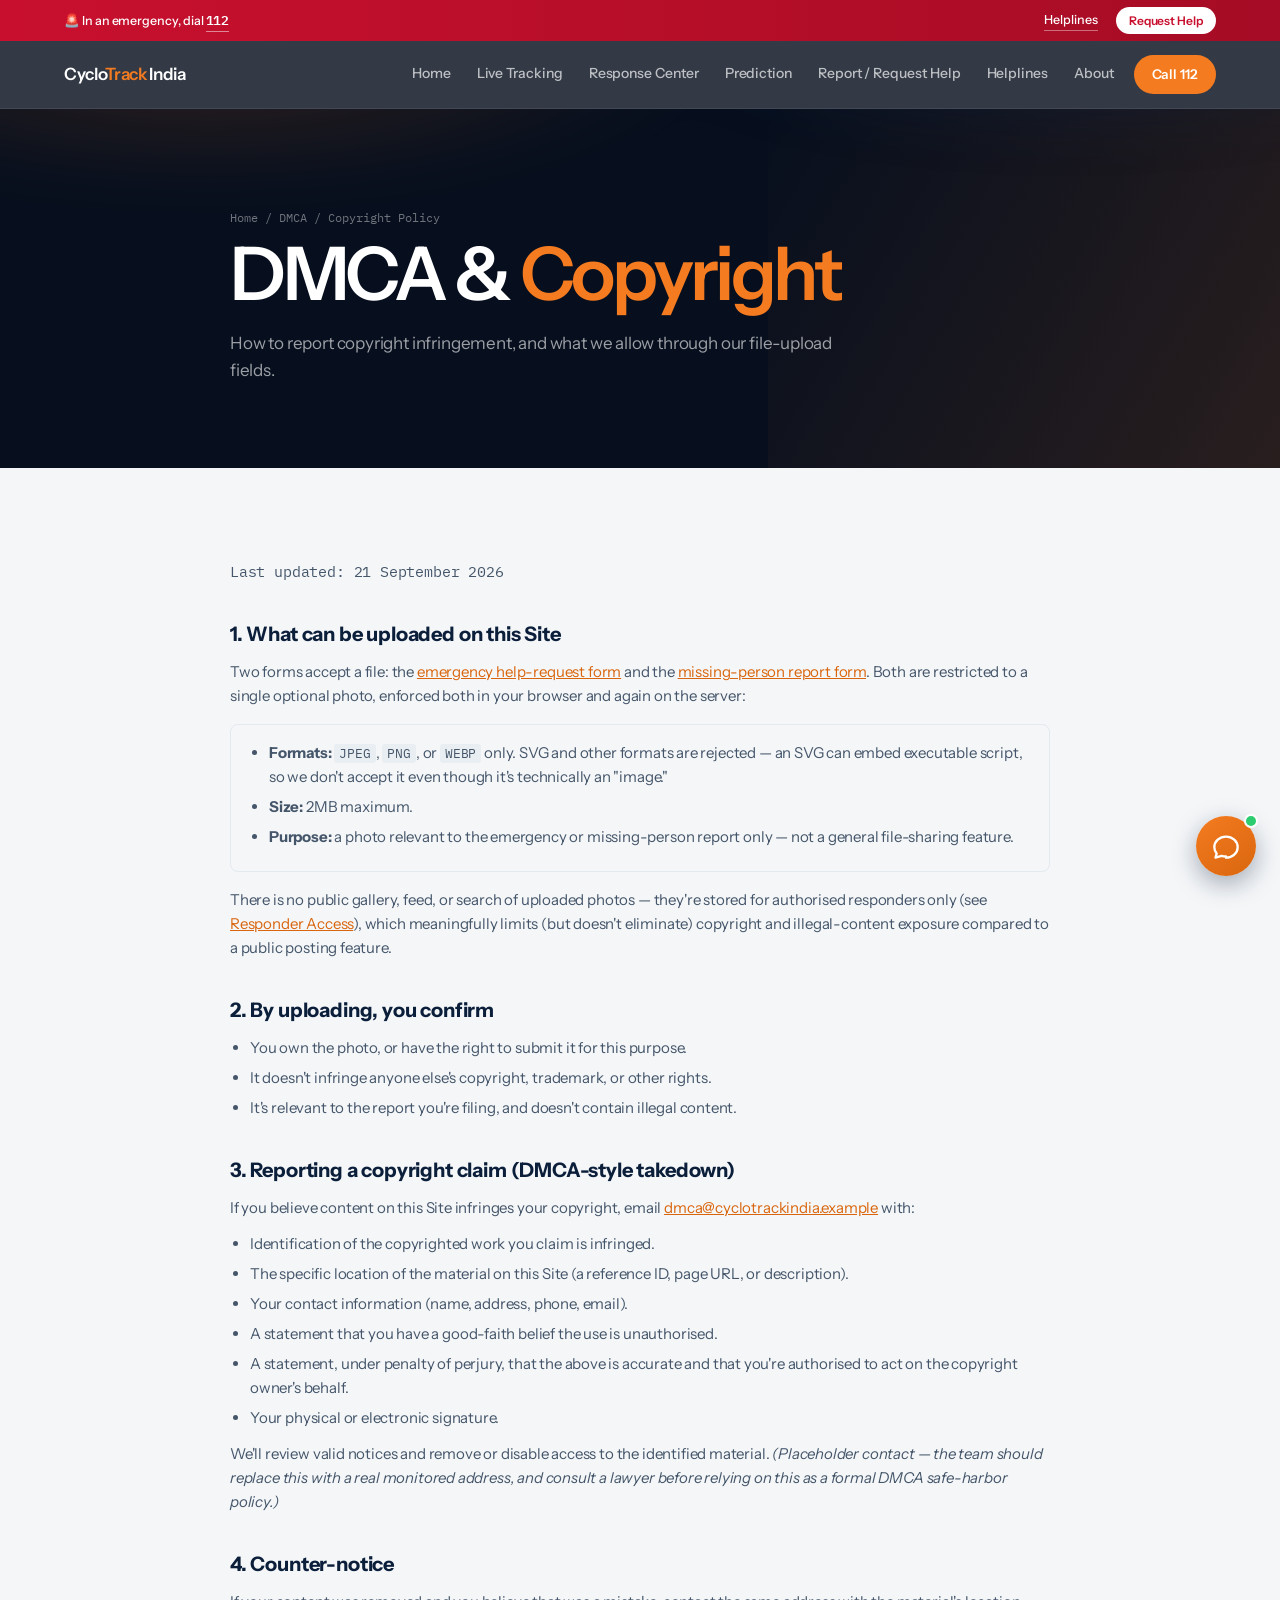
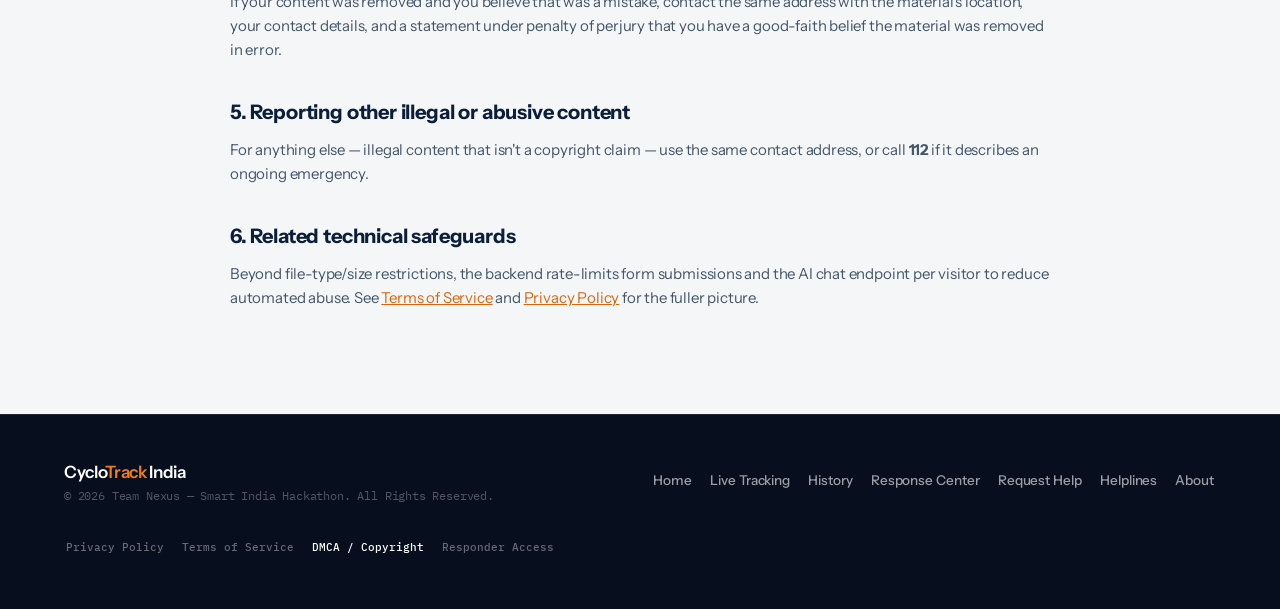
<file: frontend/dmca.html>
<!DOCTYPE html>
<html lang="en">

<head>
    <meta charset="UTF-8">
    <meta name="viewport" content="width=device-width, initial-scale=1.0">
    <title>DMCA / Copyright Policy — CycloTrack India</title>
    <meta name="description" content="How to report copyright infringement on CycloTrack India, and what file uploads are allowed.">
    <link rel="preconnect" href="https://fonts.googleapis.com"><link rel="preconnect" href="https://fonts.gstatic.com" crossorigin>
    <link href="https://fonts.googleapis.com/css2?family=Instrument+Sans:wght@400;500;600;700&family=IBM+Plex+Mono:wght@400;500;600&display=swap" rel="stylesheet">
    <link rel="stylesheet" href="assets/chatbot.css">
    <link rel="stylesheet" href="assets/emergency.css">
    <link rel="stylesheet" href="assets/fx.css">
    <link rel="icon" type="image/svg+xml" href="assets/favicon.svg">
    <style>
        *, *::before, *::after { box-sizing: border-box; margin: 0; padding: 0; }
        :root {
            --navy: #0B1E3A; --navy-dark: #070F1E; --orange: #F47B20; --orange-dark: #D9660E;
            --white: #FFFFFF; --off-white: #F4F6F8; --text-body: #2D3E50;
            --font-head: 'Instrument Sans', sans-serif; --font-body: 'Instrument Sans', sans-serif;
        }
        html { scroll-behavior: smooth; }
        body { font-family: var(--font-body); color: var(--text-body); background: var(--white); line-height: 1.6; font-size: 16px; }
        header { background: var(--navy-dark); padding: 0 5%; display: flex; align-items: center; justify-content: space-between; height: 64px; position: sticky; top: 0; z-index: 100; border-bottom: 2px solid var(--orange); }
        .logo { font-family: var(--font-head); font-weight: 800; font-size: 22px; color: var(--white); letter-spacing: .5px; text-decoration: none; }
        .logo span { color: var(--orange); }
        nav { display: flex; gap: 22px; align-items: center; }
        nav a { font-family: var(--font-head); font-size: 15px; font-weight: 600; letter-spacing: .5px; color: rgba(255,255,255,.72); text-decoration: none; text-transform: uppercase; position: relative; padding: 6px 2px 8px; white-space: nowrap; transition: color .25s ease; }
        nav a::after { content: ''; position: absolute; left: 50%; right: 50%; bottom: 0; height: 2px; background: var(--orange); transition: left .25s ease, right .25s ease; }
        nav a:hover, nav a.active { color: var(--orange); }
        nav a:hover::after, nav a.active::after { left: 0; right: 0; }
        .header-cta { background: var(--orange); color: var(--white); font-family: var(--font-head); font-weight: 700; font-size: 14px; letter-spacing: .8px; text-transform: uppercase; padding: 9px 20px; text-decoration: none; }
        .header-cta:hover { background: var(--orange-dark); }
        .header-right { display: flex; align-items: center; gap: 18px; }
        @media (min-width: 1025px) and (max-width: 1180px) { nav.main-nav { gap: 15px; } nav.main-nav a { font-size: 14px; } }
        section { padding: 62px 5%; }
        .section-inner { max-width: 820px; margin: 0 auto; }
        .page-hero { background: var(--navy-dark); padding: 46px 5%; position: relative; overflow: hidden; }
        .page-hero::before { content: ''; position: absolute; top: 0; right: 0; width: 40%; height: 100%; background: linear-gradient(120deg, transparent, rgba(244,123,32,.14)); }
        .page-hero-inner { position: relative; z-index: 2; max-width: 820px; margin: 0 auto; }
        .breadcrumb { font-family: var(--font-head); font-size: 12px; letter-spacing: 2px; text-transform: uppercase; color: rgba(255,255,255,.45); margin-bottom: 10px; }
        .page-hero-h1 { font-family: var(--font-head); font-weight: 800; font-size: clamp(30px, 4.6vw, 46px); color: var(--white); text-transform: uppercase; line-height: .98; margin-bottom: 10px; }
        .page-hero-h1 em { color: var(--orange); font-style: normal; }
        .page-hero-sub { font-size: 14.5px; color: rgba(255,255,255,.55); max-width: 620px; }
        .form-page-bg { background: var(--off-white); min-height: 40vh; }
        .hamburger { display: none; flex-direction: column; justify-content: center; gap: 5px; width: 32px; height: 32px; background: transparent; border: none; cursor: pointer; padding: 0; }
        .hamburger span { display: block; width: 22px; height: 2px; background: var(--white); transition: .2s; }
        .hamburger.open span:nth-child(1) { transform: translateY(7px) rotate(45deg); }
        .hamburger.open span:nth-child(2) { opacity: 0; }
        .hamburger.open span:nth-child(3) { transform: translateY(-7px) rotate(-45deg); }
        .mobile-menu { position: fixed; top: 64px; left: 0; right: 0; background: var(--navy-dark); border-bottom: 2px solid var(--orange); z-index: 99; max-height: 0; overflow: hidden; opacity: 0; visibility: hidden; transform: translateY(-10px); transition: max-height .32s ease, opacity .28s ease, transform .28s ease, visibility .28s; }
        .mobile-menu.open { max-height: 560px; opacity: 1; visibility: visible; transform: translateY(0); }
        .mobile-menu a { font-family: var(--font-head); font-size: 16px; font-weight: 600; letter-spacing: .5px; color: rgba(255,255,255,.78); text-decoration: none; text-transform: uppercase; padding: 16px 5%; border-bottom: 1px solid rgba(255,255,255,.08); display: block; }
        .mobile-menu a.active { color: var(--orange); }
        @media (max-width: 1024px) { nav.main-nav { display: none; } .header-cta { display: none; } .hamburger { display: flex; } }
        @media (min-width: 1025px) { nav.main-nav { display: flex; } .hamburger { display: none; } .mobile-menu { display: none; } }
        footer { background: var(--navy-dark); padding: 36px 5%; border-top: 2px solid var(--orange); }
        .footer-inner { max-width: 1200px; margin: 0 auto; display: flex; justify-content: space-between; align-items: center; flex-wrap: wrap; gap: 16px; }
        .footer-logo { font-family: var(--font-head); font-size: 19px; font-weight: 800; color: var(--white); }
        .footer-logo span { color: var(--orange); }
        .footer-copy { font-size: 12px; color: rgba(255,255,255,.3); }
        .footer-nav { display: flex; flex-wrap: wrap; gap: 14px; align-items: center; }
        .footer-nav a { color: rgba(255,255,255,.6); text-decoration: none; font-size: 13px; text-transform: uppercase; font-family: var(--font-head); letter-spacing: .5px; }
        .footer-nav a:hover { color: var(--orange); }

        .legal h2 { font-family: var(--font-head); font-size: 20px; font-weight: 700; color: var(--navy); margin: 34px 0 10px; }
        .legal h2:first-child { margin-top: 0; }
        .legal h3 { font-family: var(--font-head); font-size: 15px; font-weight: 700; color: var(--navy); margin: 20px 0 6px; }
        .legal p { margin-bottom: 12px; color: #45566A; font-size: 15px; }
        .legal ul { margin: 0 0 12px 20px; color: #45566A; font-size: 15px; }
        .legal li { margin-bottom: 6px; }
        .legal a { color: var(--orange-dark); }
        .legal-meta { font-family: var(--font-mono, monospace); font-size: 12px; color: #8FA1B0; margin-bottom: 28px; }
        .legal-callout { background: #FFF4E9; border-left: 3px solid var(--orange); padding: 14px 16px; margin: 20px 0; font-size: 14.5px; color: #6B4A1E; }
        .legal-callout strong { color: var(--orange-dark); }
        .legal-box { background: var(--off-white); border: 1px solid #E3E9EE; border-radius: 8px; padding: 16px 18px; margin: 16px 0; }
        .legal-box code { font-family: var(--font-mono, monospace); font-size: 13px; background: #E9EEF2; padding: 1px 5px; border-radius: 3px; }
    </style>
    <link rel="stylesheet" href="assets/theme.css">
</head>
<body id="top">
<script src="assets/fx.js"></script>
    <a class="skip-link" href="#main">Skip to main content</a>

    <div class="emergency-bar" role="region" aria-label="Emergency information">
        <span>🚨 In an emergency, dial <a href="tel:112" class="eb-dial">112</a></span>
        <span class="eb-links">
            <a href="helplines.html">Helplines</a>
            <a href="report.html" class="eb-cta">Request Help</a>
        </span>
    </div>

    <header>
        <a href="index.html" class="logo">Cyclo<span>Track</span> India</a>
        <div class="header-right">
            <nav class="main-nav" aria-label="Primary">
                <a href="index.html">Home</a>
                <a href="cyclone_region.html">Live Tracking</a>
                <a href="response-center.html">Response Center</a>
                <a href="cyclone_region.html#evolution">Prediction</a>
                <a href="report.html">Report / Request Help</a>
                <a href="helplines.html">Helplines</a>
                <a href="about.html">About</a>
            </nav>
            <a href="tel:112" class="header-cta">Call 112</a>
            <button class="hamburger" id="hamburgerBtn" aria-label="Open menu" aria-expanded="false"><span></span><span></span><span></span></button>
        </div>
    </header>
    <div class="mobile-menu" id="mobileMenu">
        <a href="index.html">Home</a>
        <a href="cyclone_region.html">Live Tracking</a>
        <a href="cyclone_region.html#evolution">Prediction</a>
        <a href="report.html">Report / Request Help</a>
        <a href="helplines.html">Helplines</a>
        <a href="about.html">About</a>
    </div>

    <div class="page-hero">
        <div class="page-hero-inner">
            <p class="breadcrumb">Home <span>/</span> DMCA / Copyright Policy</p>
            <h1 class="page-hero-h1">DMCA & <em>Copyright</em></h1>
            <p class="page-hero-sub">How to report copyright infringement, and what we allow through our file-upload fields.</p>
        </div>
    </div>

    <section class="form-page-bg" id="main">
        <div class="section-inner legal">
            <p class="legal-meta">Last updated: 21 September 2026</p>

            <h2>1. What can be uploaded on this Site</h2>
            <p>Two forms accept a file: the <a href="report.html">emergency help-request form</a> and the <a href="missing-person.html">missing-person report form</a>. Both are restricted to a single optional photo, enforced both in your browser and again on the server:</p>
            <div class="legal-box">
                <ul style="margin-bottom:0">
                    <li><strong>Formats:</strong> <code>JPEG</code>, <code>PNG</code>, or <code>WEBP</code> only. SVG and other formats are rejected — an SVG can embed executable script, so we don't accept it even though it's technically an "image."</li>
                    <li><strong>Size:</strong> 2MB maximum.</li>
                    <li><strong>Purpose:</strong> a photo relevant to the emergency or missing-person report only — not a general file-sharing feature.</li>
                </ul>
            </div>
            <p>There is no public gallery, feed, or search of uploaded photos — they're stored for authorised responders only (see <a href="responder.html">Responder Access</a>), which meaningfully limits (but doesn't eliminate) copyright and illegal-content exposure compared to a public posting feature.</p>

            <h2>2. By uploading, you confirm</h2>
            <ul>
                <li>You own the photo, or have the right to submit it for this purpose.</li>
                <li>It doesn't infringe anyone else's copyright, trademark, or other rights.</li>
                <li>It's relevant to the report you're filing, and doesn't contain illegal content.</li>
            </ul>

            <h2>3. Reporting a copyright claim (DMCA-style takedown)</h2>
            <p>If you believe content on this Site infringes your copyright, email <a href="mailto:dmca@cyclotrackindia.example">dmca@cyclotrackindia.example</a> with:</p>
            <ul>
                <li>Identification of the copyrighted work you claim is infringed.</li>
                <li>The specific location of the material on this Site (a reference ID, page URL, or description).</li>
                <li>Your contact information (name, address, phone, email).</li>
                <li>A statement that you have a good-faith belief the use is unauthorised.</li>
                <li>A statement, under penalty of perjury, that the above is accurate and that you're authorised to act on the copyright owner's behalf.</li>
                <li>Your physical or electronic signature.</li>
            </ul>
            <p>We'll review valid notices and remove or disable access to the identified material. <em>(Placeholder contact — the team should replace this with a real monitored address, and consult a lawyer before relying on this as a formal DMCA safe-harbor policy.)</em></p>

            <h2>4. Counter-notice</h2>
            <p>If your content was removed and you believe that was a mistake, contact the same address with the material's location, your contact details, and a statement under penalty of perjury that you have a good-faith belief the material was removed in error.</p>

            <h2>5. Reporting other illegal or abusive content</h2>
            <p>For anything else — illegal content that isn't a copyright claim — use the same contact address, or call <strong>112</strong> if it describes an ongoing emergency.</p>

            <h2 id="hosting">6. Related technical safeguards</h2>
            <p>Beyond file-type/size restrictions, the backend rate-limits form submissions and the AI chat endpoint per visitor to reduce automated abuse. See <a href="terms.html">Terms of Service</a> and <a href="privacy.html">Privacy Policy</a> for the fuller picture.</p>
        </div>
    </section>

    <footer>
        <div class="footer-inner">
            <div>
                <div class="footer-logo">Cyclo<span>Track</span> India</div>
                <p class="footer-copy">&copy; 2026 Team Nexus — Smart India Hackathon. All Rights Reserved.</p>
            </div>
            <nav class="footer-nav" aria-label="Footer">
                <a href="index.html">Home</a>
                <a href="cyclone_region.html">Live Tracking</a>
                <a href="history.html">History</a>
                <a href="response-center.html">Response Center</a>
                <a href="report.html">Request Help</a>
                <a href="helplines.html">Helplines</a>
                <a href="about.html">About</a>
            </nav>
            <nav class="footer-legal" aria-label="Legal">
                <a href="privacy.html">Privacy Policy</a>
                <a href="terms.html">Terms of Service</a>
                <a href="dmca.html" class="active">DMCA / Copyright</a>
                <a href="responder.html">Responder Access</a>
            </nav>
        </div>
    </footer>

    <script>
        (function () {
            var btn = document.getElementById('hamburgerBtn');
            var menu = document.getElementById('mobileMenu');
            if (!btn || !menu) return;
            btn.addEventListener('click', function () {
                var open = menu.classList.toggle('open');
                btn.classList.toggle('open');
                btn.setAttribute('aria-expanded', open ? 'true' : 'false');
            });
            menu.querySelectorAll('a').forEach(function (a) {
                a.addEventListener('click', function () {
                    btn.classList.remove('open');
                    menu.classList.remove('open');
                    btn.setAttribute('aria-expanded', 'false');
                });
            });
        })();
    </script>
    <script src="assets/chatbot.js" defer></script>
</body>
</html>
</file>
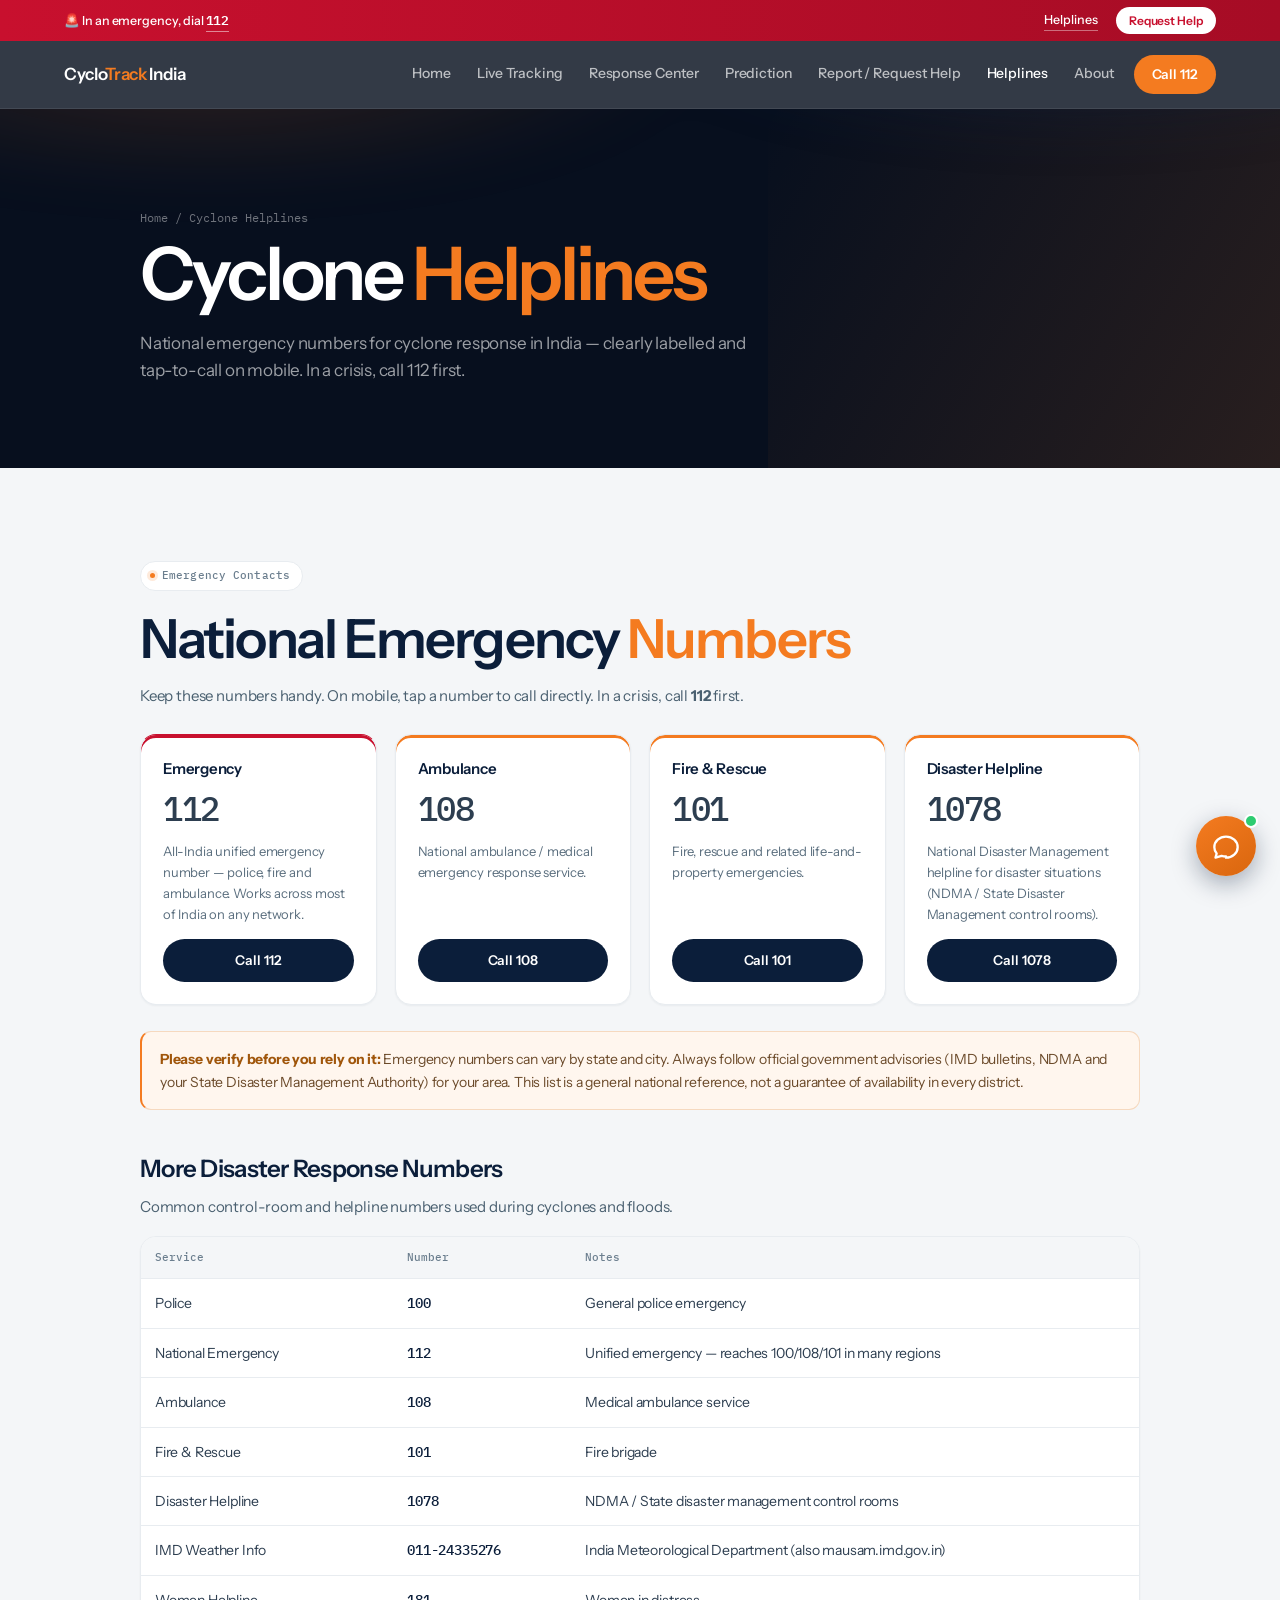
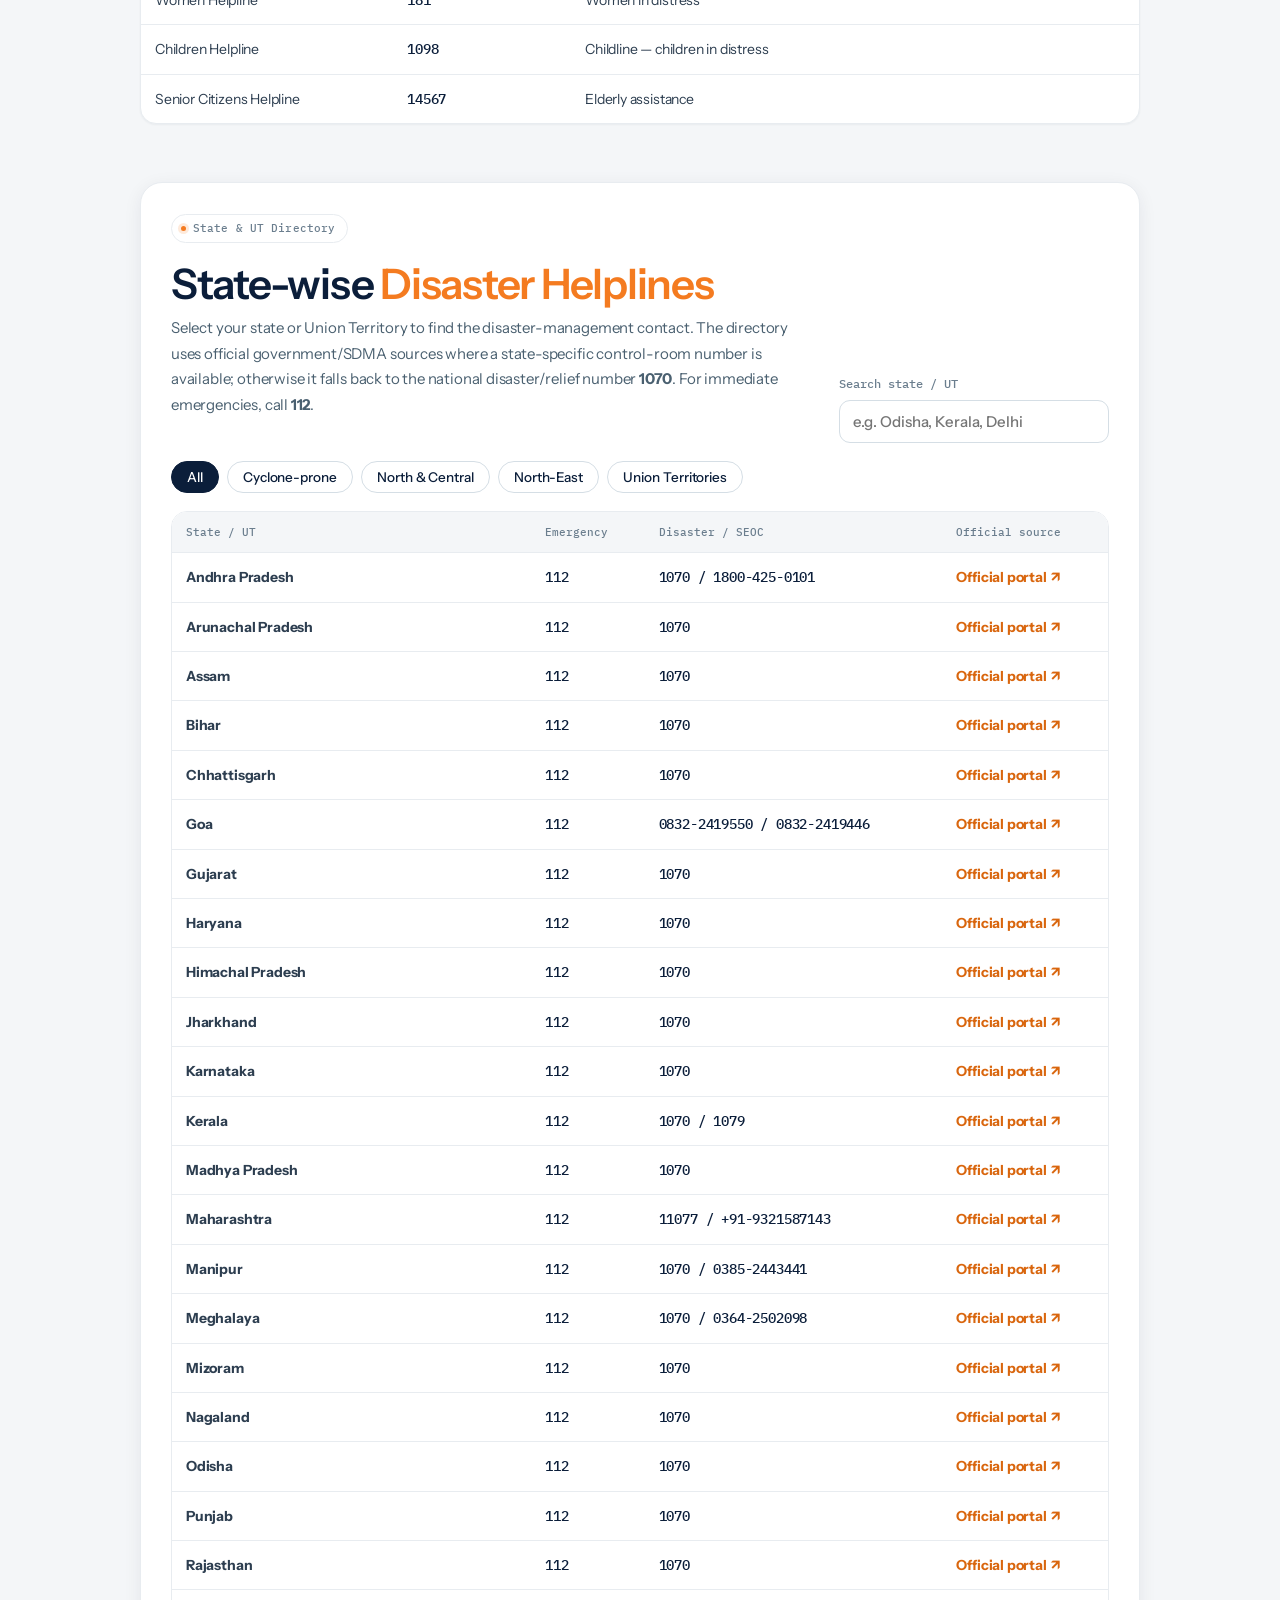
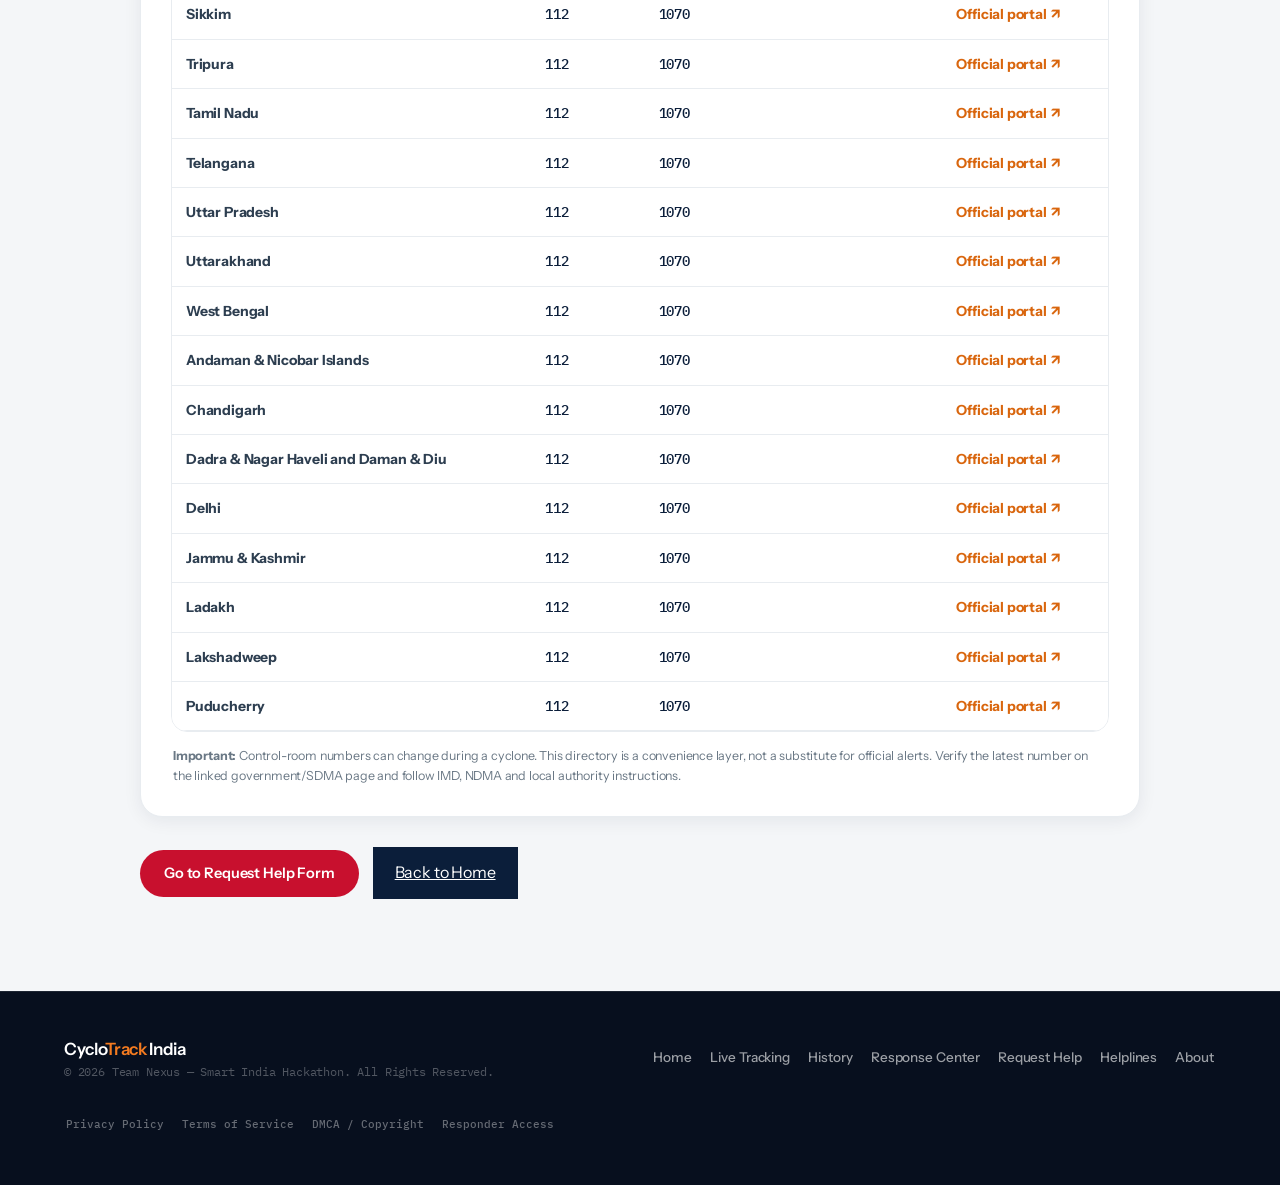
<file: frontend/helplines.html>
<!DOCTYPE html>
<html lang="en">

<head>
    <meta charset="UTF-8">
    <meta name="viewport" content="width=device-width, initial-scale=1.0">
    <title>Cyclone Helplines — CycloTrack India</title>
    <meta name="description" content="Official emergency contact numbers for cyclone response in India: 112, 108, 101, 1078 and more — tap to call on mobile.">
    <link rel="preconnect" href="https://fonts.googleapis.com"><link rel="preconnect" href="https://fonts.gstatic.com" crossorigin>
    <link href="https://fonts.googleapis.com/css2?family=Instrument+Sans:wght@400;500;600;700&family=IBM+Plex+Mono:wght@400;500;600&display=swap" rel="stylesheet">
    <link rel="stylesheet" href="assets/chatbot.css">
    <link rel="stylesheet" href="assets/emergency.css">
    <link rel="stylesheet" href="assets/fx.css">
    <link rel="icon" type="image/svg+xml" href="assets/favicon.svg">
    <style>
        *,
        *::before,
        *::after {
            box-sizing: border-box;
            margin: 0;
            padding: 0;
        }

        :root {
            --navy: #0B1E3A;
            --navy-dark: #070F1E;
            --orange: #F47B20;
            --orange-dark: #D9660E;
            --white: #FFFFFF;
            --off-white: #F4F6F8;
            --text-body: #2D3E50;
            --font-head: 'Instrument Sans', sans-serif;
            --font-body: 'Instrument Sans', sans-serif;
        }

        html {
            scroll-behavior: smooth;
        }

        body {
            font-family: var(--font-body);
            color: var(--text-body);
            background: var(--white);
            line-height: 1.6;
            font-size: 16px;
        }

        header {
            background: var(--navy-dark);
            padding: 0 5%;
            display: flex;
            align-items: center;
            justify-content: space-between;
            height: 64px;
            position: sticky;
            top: 0;
            z-index: 100;
            border-bottom: 2px solid var(--orange);
        }

        .logo {
            font-family: var(--font-head);
            font-weight: 800;
            font-size: 22px;
            color: var(--white);
            letter-spacing: .5px;
            text-decoration: none;
        }

        .logo span {
            color: var(--orange);
        }

        nav {
            display: flex;
            gap: 22px;
            align-items: center;
        }

        nav a {
            font-family: var(--font-head);
            font-size: 15px;
            font-weight: 600;
            letter-spacing: .5px;
            color: rgba(255, 255, 255, .72);
            text-decoration: none;
            text-transform: uppercase;
            position: relative;
            padding: 6px 2px 8px;
            white-space: nowrap;
            transition: color .25s ease;
        }

        nav a::after {
            content: '';
            position: absolute;
            left: 50%;
            right: 50%;
            bottom: 0;
            height: 2px;
            background: var(--orange);
            transition: left .25s ease, right .25s ease;
        }

        nav a:hover,
        nav a.active {
            color: var(--orange);
        }

        nav a:hover::after,
        nav a.active::after {
            left: 0;
            right: 0;
        }

        .header-cta {
            background: var(--orange);
            color: var(--white);
            font-family: var(--font-head);
            font-weight: 700;
            font-size: 14px;
            letter-spacing: .8px;
            text-transform: uppercase;
            padding: 9px 20px;
            text-decoration: none;
        }

        .header-cta:hover {
            background: var(--orange-dark);
        }

        .header-right {
            display: flex;
            align-items: center;
            gap: 18px;
        }

        @media (min-width: 1025px) and (max-width: 1180px) {
            nav.main-nav {
                gap: 15px;
            }
            nav.main-nav a {
                font-size: 14px;
            }
        }

        section {
            padding: 62px 5%;
        }

        .section-inner {
            max-width: 1000px;
            margin: 0 auto;
        }

        .section-tag {
            font-family: var(--font-head);
            font-size: 11px;
            letter-spacing: 3.5px;
            text-transform: uppercase;
            color: var(--orange);
            font-weight: 700;
            margin-bottom: 12px;
            display: flex;
            align-items: center;
            gap: 10px;
        }

        .section-tag::before {
            content: '';
            width: 20px;
            height: 2px;
            background: var(--orange);
        }

        .section-h2 {
            font-family: var(--font-head);
            font-weight: 800;
            font-size: clamp(28px, 4vw, 42px);
            text-transform: uppercase;
            color: var(--navy);
            line-height: 1.0;
            margin-bottom: 14px;
        }

        .section-h2 em {
            color: var(--orange);
            font-style: normal;
        }

        .section-lead {
            font-size: 15.5px;
            color: #4A6070;
            max-width: 640px;
            line-height: 1.7;
        }

        .page-hero {
            background: var(--navy-dark);
            padding: 46px 5%;
            position: relative;
            overflow: hidden;
        }

        .page-hero::before {
            content: '';
            position: absolute;
            top: 0;
            right: 0;
            width: 40%;
            height: 100%;
            background: linear-gradient(120deg, transparent, rgba(244, 123, 32, .14));
        }

        .page-hero-inner {
            position: relative;
            z-index: 2;
            max-width: 1000px;
            margin: 0 auto;
        }

        .breadcrumb {
            font-family: var(--font-head);
            font-size: 12px;
            letter-spacing: 2px;
            text-transform: uppercase;
            color: rgba(255, 255, 255, .45);
            margin-bottom: 10px;
        }

        .page-hero-h1 {
            font-family: var(--font-head);
            font-weight: 800;
            font-size: clamp(34px, 4.6vw, 54px);
            color: var(--white);
            text-transform: uppercase;
            line-height: .98;
            margin-bottom: 12px;
        }

        .page-hero-h1 em {
            color: var(--orange);
            font-style: normal;
        }

        .page-hero-sub {
            font-size: 15.5px;
            color: rgba(255, 255, 255, .6);
            max-width: 620px;
        }
        .form-page-bg {
            background: var(--off-white);
            min-height: 60vh;
        }

        .hamburger {
            display: none;
            flex-direction: column;
            justify-content: center;
            gap: 5px;
            width: 32px;
            height: 32px;
            background: transparent;
            border: none;
            cursor: pointer;
            padding: 0;
        }

        .hamburger span {
            display: block;
            width: 22px;
            height: 2px;
            background: var(--white);
            transition: .2s;
        }

        .hamburger.open span:nth-child(1) {
            transform: translateY(7px) rotate(45deg);
        }

        .hamburger.open span:nth-child(2) {
            opacity: 0;
        }

        .hamburger.open span:nth-child(3) {
            transform: translateY(-7px) rotate(-45deg);
        }

        .mobile-menu {
            position: fixed;
            top: 64px;
            left: 0;
            right: 0;
            background: var(--navy-dark);
            border-bottom: 2px solid var(--orange);
            z-index: 99;
            max-height: 0;
            overflow: hidden;
            opacity: 0;
            visibility: hidden;
            transform: translateY(-10px);
            transition: max-height .32s ease, opacity .28s ease, transform .28s ease, visibility .28s;
        }

        .mobile-menu.open {
            max-height: 560px;
            opacity: 1;
            visibility: visible;
            transform: translateY(0);
        }

        .mobile-menu a {
            font-family: var(--font-head);
            font-size: 16px;
            font-weight: 600;
            letter-spacing: .5px;
            color: rgba(255, 255, 255, .78);
            text-decoration: none;
            text-transform: uppercase;
            padding: 16px 5%;
            border-bottom: 1px solid rgba(255, 255, 255, .08);
            display: block;
        }

        .mobile-menu a.active {
            color: var(--orange);
        }

        @media (max-width: 1024px) {
            nav.main-nav {
                display: none;
            }
            .header-cta {
                display: none;
            }
            .hamburger {
                display: flex;
            }
        }

        @media (min-width: 1025px) {
            nav.main-nav {
                display: flex;
            }
            .hamburger {
                display: none;
            }
            .mobile-menu {
                display: none;
            }
        }
        /* __FOOTER_CSS__ */
        footer {
            background: var(--navy-dark);
            padding: 36px 5%;
            border-top: 2px solid var(--orange);
        }

        .footer-inner {
            max-width: 1200px;
            margin: 0 auto;
            display: flex;
            justify-content: space-between;
            align-items: center;
            flex-wrap: wrap;
            gap: 16px;
        }

        .footer-logo {
            font-family: var(--font-head);
            font-size: 19px;
            font-weight: 800;
            color: var(--white);
        }

        .footer-logo span {
            color: var(--orange);
        }

        .footer-copy {
            font-size: 12px;
            color: rgba(255, 255, 255, .3);
        }

        .footer-nav {
            display: flex;
            flex-wrap: wrap;
            gap: 14px;
            align-items: center;
        }

        .footer-nav a {
            color: rgba(255, 255, 255, .6);
            text-decoration: none;
            font-size: 13px;
            text-transform: uppercase;
            font-family: var(--font-head);
            letter-spacing: .5px;
        }

        .footer-nav a:hover {
            color: var(--orange);
        }
    </style>
<link rel="stylesheet" href="assets/theme.css">
</head>

<body id="top">
<script src="assets/fx.js"></script>
    <a class="skip-link" href="#main">Skip to main content</a>

    <div class="emergency-bar" role="region" aria-label="Emergency information">
        <span>🚨 In an emergency, dial <a href="tel:112" class="eb-dial">112</a></span>
        <span class="eb-links">
            <a href="helplines.html">Helplines</a>
            <a href="report.html" class="eb-cta">Request Help</a>
        </span>
    </div>

    <header>
        <a href="index.html" class="logo">Cyclo<span>Track</span> India</a>
        <div class="header-right">
            <nav class="main-nav" aria-label="Primary">
                <a href="index.html">Home</a>
                <a href="cyclone_region.html">Live Tracking</a>
                <a href="response-center.html">Response Center</a>
                <a href="cyclone_region.html#evolution">Prediction</a>
                <a href="report.html">Report / Request Help</a>
                <a href="helplines.html" class="active">Helplines</a>
                <a href="about.html">About</a>
            </nav>
            <a href="tel:112" class="header-cta">Call 112</a>
            <button class="hamburger" id="hamburgerBtn" aria-label="Open menu" aria-expanded="false"><span></span><span></span><span></span></button>
        </div>
    </header>
    <div class="mobile-menu" id="mobileMenu">
        <a href="index.html">Home</a>
        <a href="cyclone_region.html">Live Tracking</a>
        <a href="cyclone_region.html#evolution">Prediction</a>
        <a href="report.html">Report / Request Help</a>
        <a href="helplines.html" class="active">Helplines</a>
        <a href="about.html">About</a>
    </div>

    <div class="page-hero">
        <div class="page-hero-inner">
            <p class="breadcrumb">Home <span>/</span> Cyclone Helplines</p>
            <h1 class="page-hero-h1">Cyclone <em>Helplines</em></h1>
            <p class="page-hero-sub">National emergency numbers for cyclone response in India — clearly labelled and
                tap-to-call on mobile. In a crisis, call 112 first.</p>
        </div>
    </div>
<section class="form-page-bg" id="main">
        <div class="section-inner">
            <span class="section-tag">Emergency Contacts</span>
            <h2 class="section-h2">National Emergency <em>Numbers</em></h2>
            <p class="hl-intro">Keep these numbers handy. On mobile, tap a number to call directly. In a crisis,
                call <strong>112</strong> first.</p>

            <div class="hl-grid">
                <div class="hl-card urgent">
                    <span class="hl-service">Emergency</span>
                    <div class="hl-num">112</div>
                    <p class="hl-desc">All-India unified emergency number — police, fire and ambulance. Works across
                        most of India on any network.</p>
                    <a class="hl-dial" href="tel:112">Call 112</a>
                </div>
                <div class="hl-card">
                    <span class="hl-service">Ambulance</span>
                    <div class="hl-num">108</div>
                    <p class="hl-desc">National ambulance / medical emergency response service.</p>
                    <a class="hl-dial" href="tel:108">Call 108</a>
                </div>
                <div class="hl-card">
                    <span class="hl-service">Fire &amp; Rescue</span>
                    <div class="hl-num">101</div>
                    <p class="hl-desc">Fire, rescue and related life-and-property emergencies.</p>
                    <a class="hl-dial" href="tel:101">Call 101</a>
                </div>
                <div class="hl-card">
                    <span class="hl-service">Disaster Helpline</span>
                    <div class="hl-num">1078</div>
                    <p class="hl-desc">National Disaster Management helpline for disaster situations (NDMA / State
                        Disaster Management control rooms).</p>
                    <a class="hl-dial" href="tel:1078">Call 1078</a>
                </div>
            </div>

            <div class="hl-notice">
                <strong>Please verify before you rely on it:</strong> Emergency numbers can vary by state and city.
                Always follow official government advisories (IMD bulletins, NDMA and your State Disaster Management
                Authority) for your area. This list is a general national reference, not a guarantee of availability
                in every district.
            </div>

            <div class="hl-ext">
                <h3>More Disaster Response Numbers</h3>
                <p class="hl-intro" style="margin-bottom:10px;">Common control-room and helpline numbers used during
                    cyclones and floods.</p>
                <div class="hl-table-scroll">
                <table>
                    <thead><tr><th>Service</th><th>Number</th><th>Notes</th></tr></thead>
                    <tbody>
                        <tr><td>Police</td><td><a class="hl-tel" href="tel:100">100</a></td><td>General police emergency</td></tr>
                        <tr><td>National Emergency</td><td><a class="hl-tel" href="tel:112">112</a></td><td>Unified emergency — reaches 100/108/101 in many regions</td></tr>
                        <tr><td>Ambulance</td><td><a class="hl-tel" href="tel:108">108</a></td><td>Medical ambulance service</td></tr>
                        <tr><td>Fire &amp; Rescue</td><td><a class="hl-tel" href="tel:101">101</a></td><td>Fire brigade</td></tr>
                        <tr><td>Disaster Helpline</td><td><a class="hl-tel" href="tel:1078">1078</a></td><td>NDMA / State disaster management control rooms</td></tr>
                        <tr><td>IMD Weather Info</td><td><a class="hl-tel" href="tel:01124335276">011-24335276</a></td><td>India Meteorological Department (also mausam.imd.gov.in)</td></tr>
                        <tr><td>Women Helpline</td><td><a class="hl-tel" href="tel:181">181</a></td><td>Women in distress</td></tr>
                        <tr><td>Children Helpline</td><td><a class="hl-tel" href="tel:1098">1098</a></td><td>Childline — children in distress</td></tr>
                        <tr><td>Senior Citizens Helpline</td><td><a class="hl-tel" href="tel:14567">14567</a></td><td>Elderly assistance</td></tr>
                    </tbody>
                </table>
                </div>
            </div>


            <div class="statewise-wrap" id="statewise">
                <div class="statewise-head">
                    <div>
                        <span class="section-tag">State &amp; UT Directory</span>
                        <h3 class="statewise-title">State-wise <em>Disaster Helplines</em></h3>
                        <p class="hl-intro">Select your state or Union Territory to find the disaster-management contact. The directory uses official government/SDMA sources where a state-specific control-room number is available; otherwise it falls back to the national disaster/relief number <strong>1070</strong>. For immediate emergencies, call <strong>112</strong>.</p>
                    </div>
                    <label class="state-search-label" for="stateHelplineSearch">Search state / UT
                        <input id="stateHelplineSearch" class="state-search" type="search" placeholder="e.g. Odisha, Kerala, Delhi" autocomplete="off">
                    </label>
                </div>
                <div class="state-filter" id="stateQuickFilters" aria-label="Quick state filters">
                    <button type="button" class="state-filter-btn active" data-filter="all">All</button>
                    <button type="button" class="state-filter-btn" data-filter="cyclone">Cyclone-prone</button>
                    <button type="button" class="state-filter-btn" data-filter="north">North &amp; Central</button>
                    <button type="button" class="state-filter-btn" data-filter="northeast">North-East</button>
                    <button type="button" class="state-filter-btn" data-filter="ut">Union Territories</button>
                </div>
                <div class="statewise-table-scroll">
                    <table class="statewise-table">
                        <thead>
                            <tr><th>State / UT</th><th>Emergency</th><th>Disaster / SEOC</th><th>Official source</th></tr>
                        </thead>
                        <tbody id="stateHelplineBody"></tbody>
                    </table>
                </div>
                <p class="statewise-note"><strong>Important:</strong> Control-room numbers can change during a cyclone. This directory is a convenience layer, not a substitute for official alerts. Verify the latest number on the linked government/SDMA page and follow IMD, NDMA and local authority instructions.</p>
            </div>

            <script>
            (function () {
                const stateHelplines = [
                    {name:'Andhra Pradesh', group:'cyclone', disaster:'1070 / 1800-425-0101', source:'https://apsdma.ap.gov.in/'},
                    {name:'Arunachal Pradesh', group:'northeast', disaster:'1070', source:'https://arunachalpradesh.gov.in/'},
                    {name:'Assam', group:'northeast', disaster:'1070', source:'https://asdma.assam.gov.in/'},
                    {name:'Bihar', group:'north', disaster:'1070', source:'https://disastermanagement.bihar.gov.in/'},
                    {name:'Chhattisgarh', group:'north', disaster:'1070', source:'https://cgdma.gov.in/'},
                    {name:'Goa', group:'cyclone', disaster:'0832-2419550 / 0832-2419446', source:'https://www.sdma.goa.gov.in/contacts'},
                    {name:'Gujarat', group:'cyclone', disaster:'1070', source:'https://guj-nwrws.gujarat.gov.in/'},
                    {name:'Haryana', group:'north', disaster:'1070', source:'https://revenueharyana.gov.in/'},
                    {name:'Himachal Pradesh', group:'north', disaster:'1070', source:'https://hpsdma.nic.in/'},
                    {name:'Jharkhand', group:'north', disaster:'1070', source:'https://jhar-dmda.jharkhand.gov.in/'},
                    {name:'Karnataka', group:'cyclone', disaster:'1070', source:'https://ksdma.karnataka.gov.in/'},
                    {name:'Kerala', group:'cyclone', disaster:'1070 / 1079', source:'https://sdma.kerala.gov.in/contact/'},
                    {name:'Madhya Pradesh', group:'north', disaster:'1070', source:'https://dm.mp.gov.in/'},
                    {name:'Maharashtra', group:'cyclone', disaster:'11077 / +91-9321587143', source:'https://sdma.maharashtra.gov.in/en/faqs/'},
                    {name:'Manipur', group:'northeast', disaster:'1070 / 0385-2443441', source:'https://msdma.mn.gov.in/who_is_who'},
                    {name:'Meghalaya', group:'northeast', disaster:'1070 / 0364-2502098', source:'https://msdma.gov.in/contact-us.html'},
                    {name:'Mizoram', group:'northeast', disaster:'1070', source:'https://dmr.mizoram.gov.in/'},
                    {name:'Nagaland', group:'northeast', disaster:'1070', source:'https://nsdma.nagaland.gov.in/'},
                    {name:'Odisha', group:'cyclone', disaster:'1070', source:'https://www.osdma.org/'},
                    {name:'Punjab', group:'north', disaster:'1070', source:'https://punjab.gov.in/'},
                    {name:'Rajasthan', group:'north', disaster:'1070', source:'https://dmrelief.rajasthan.gov.in/'},
                    {name:'Sikkim', group:'northeast', disaster:'1070', source:'https://sikkim.gov.in/'},
                    {name:'Tripura', group:'northeast', disaster:'1070', source:'https://tripura.gov.in/'},
                    {name:'Tamil Nadu', group:'cyclone', disaster:'1070', source:'https://www.tnsdma.tn.gov.in/'},
                    {name:'Telangana', group:'north', disaster:'1070', source:'https://tssdma.telangana.gov.in/'},
                    {name:'Uttar Pradesh', group:'north', disaster:'1070', source:'https://upsdma.up.nic.in/'},
                    {name:'Uttarakhand', group:'north', disaster:'1070', source:'https://dmmc.uk.gov.in/'},
                    {name:'West Bengal', group:'cyclone', disaster:'1070', source:'https://wbdmd.gov.in/'},
                    {name:'Andaman & Nicobar Islands', group:'ut cyclone', disaster:'1070', source:'https://andaman.gov.in/'},
                    {name:'Chandigarh', group:'ut north', disaster:'1070', source:'https://chandigarh.gov.in/'},
                    {name:'Dadra & Nagar Haveli and Daman & Diu', group:'ut cyclone', disaster:'1070', source:'https://ddd.gov.in/'},
                    {name:'Delhi', group:'ut north', disaster:'1070', source:'https://delhi.gov.in/'},
                    {name:'Jammu & Kashmir', group:'ut north', disaster:'1070', source:'https://jkhudd.gov.in/'},
                    {name:'Ladakh', group:'ut north', disaster:'1070', source:'https://ladakh.gov.in/'},
                    {name:'Lakshadweep', group:'ut cyclone', disaster:'1070', source:'https://lakshadweep.gov.in/'},
                    {name:'Puducherry', group:'ut cyclone', disaster:'1070', source:'https://py.gov.in/'}
                ];

                const body = document.getElementById('stateHelplineBody');
                const search = document.getElementById('stateHelplineSearch');
                const buttons = Array.from(document.querySelectorAll('.state-filter-btn'));
                let active = 'all';

                function matches(item) {
                    const q = (search.value || '').trim().toLowerCase();
                    const textMatch = !q || item.name.toLowerCase().includes(q);
                    const groupMatch = active === 'all' || item.group.split(' ').includes(active);
                    return textMatch && groupMatch;
                }

                function render() {
                    const rows = stateHelplines.filter(matches);
                    body.innerHTML = rows.length ? rows.map(item => `
                        <tr>
                            <td><strong>${item.name}</strong></td>
                            <td><a class="state-call" href="tel:112">112</a></td>
                            <td><a class="state-call" href="tel:${item.disaster.split('/')[0].replace(/[^0-9+]/g,'')}">${item.disaster}</a></td>
                            <td><a class="state-source" href="${item.source}" target="_blank" rel="noopener noreferrer">Official portal ↗</a></td>
                        </tr>`).join('') : '<tr><td colspan="4" class="state-empty">No state or UT matched your search.</td></tr>';
                }

                search.addEventListener('input', render);
                buttons.forEach(btn => btn.addEventListener('click', () => {
                    buttons.forEach(b => b.classList.remove('active'));
                    btn.classList.add('active');
                    active = btn.dataset.filter;
                    render();
                }));
                render();
            })();
            </script>

            <div class="submit-row" style="margin-top:30px;">
                <a href="report.html" class="btn-emergency">Go to Request Help Form</a>
                <a href="index.html" class="hl-dial" style="background:#0B1E3A;color:#fff;padding:13px 22px;">Back to Home</a>
            </div>
        </div>
    </section>

    <footer>
        <div class="footer-inner">
            <div>
                <div class="footer-logo">Cyclo<span>Track</span> India</div>
                <p class="footer-copy">&copy; 2026 Team Nexus — Smart India Hackathon. All Rights Reserved.</p>
            </div>
            <nav class="footer-nav" aria-label="Footer">
                <a href="index.html">Home</a>
                <a href="cyclone_region.html">Live Tracking</a>
                <a href="history.html">History</a>
                <a href="response-center.html">Response Center</a>
                <a href="report.html">Request Help</a>
                <a href="helplines.html">Helplines</a>
                <a href="about.html">About</a>
            </nav>
            <nav class="footer-legal" aria-label="Legal">
                <a href="privacy.html">Privacy Policy</a>
                <a href="terms.html">Terms of Service</a>
                <a href="dmca.html">DMCA / Copyright</a>
                <a href="responder.html">Responder Access</a>
            </nav>
        </div>
    </footer>

    <script>
        (function () {
            var btn = document.getElementById('hamburgerBtn');
            var menu = document.getElementById('mobileMenu');
            if (!btn || !menu) return;
            btn.addEventListener('click', function () {
                var open = menu.classList.toggle('open');
                btn.classList.toggle('open');
                btn.setAttribute('aria-expanded', open ? 'true' : 'false');
            });
            menu.querySelectorAll('a').forEach(function (a) {
                a.addEventListener('click', function () {
                    btn.classList.remove('open');
                    menu.classList.remove('open');
                    btn.setAttribute('aria-expanded', 'false');
                });
            });
        })();
    </script>
    <script src="assets/helpreport.js" defer></script>
    <script src="assets/chatbot.js" defer></script>
</body>
</html>
</file>
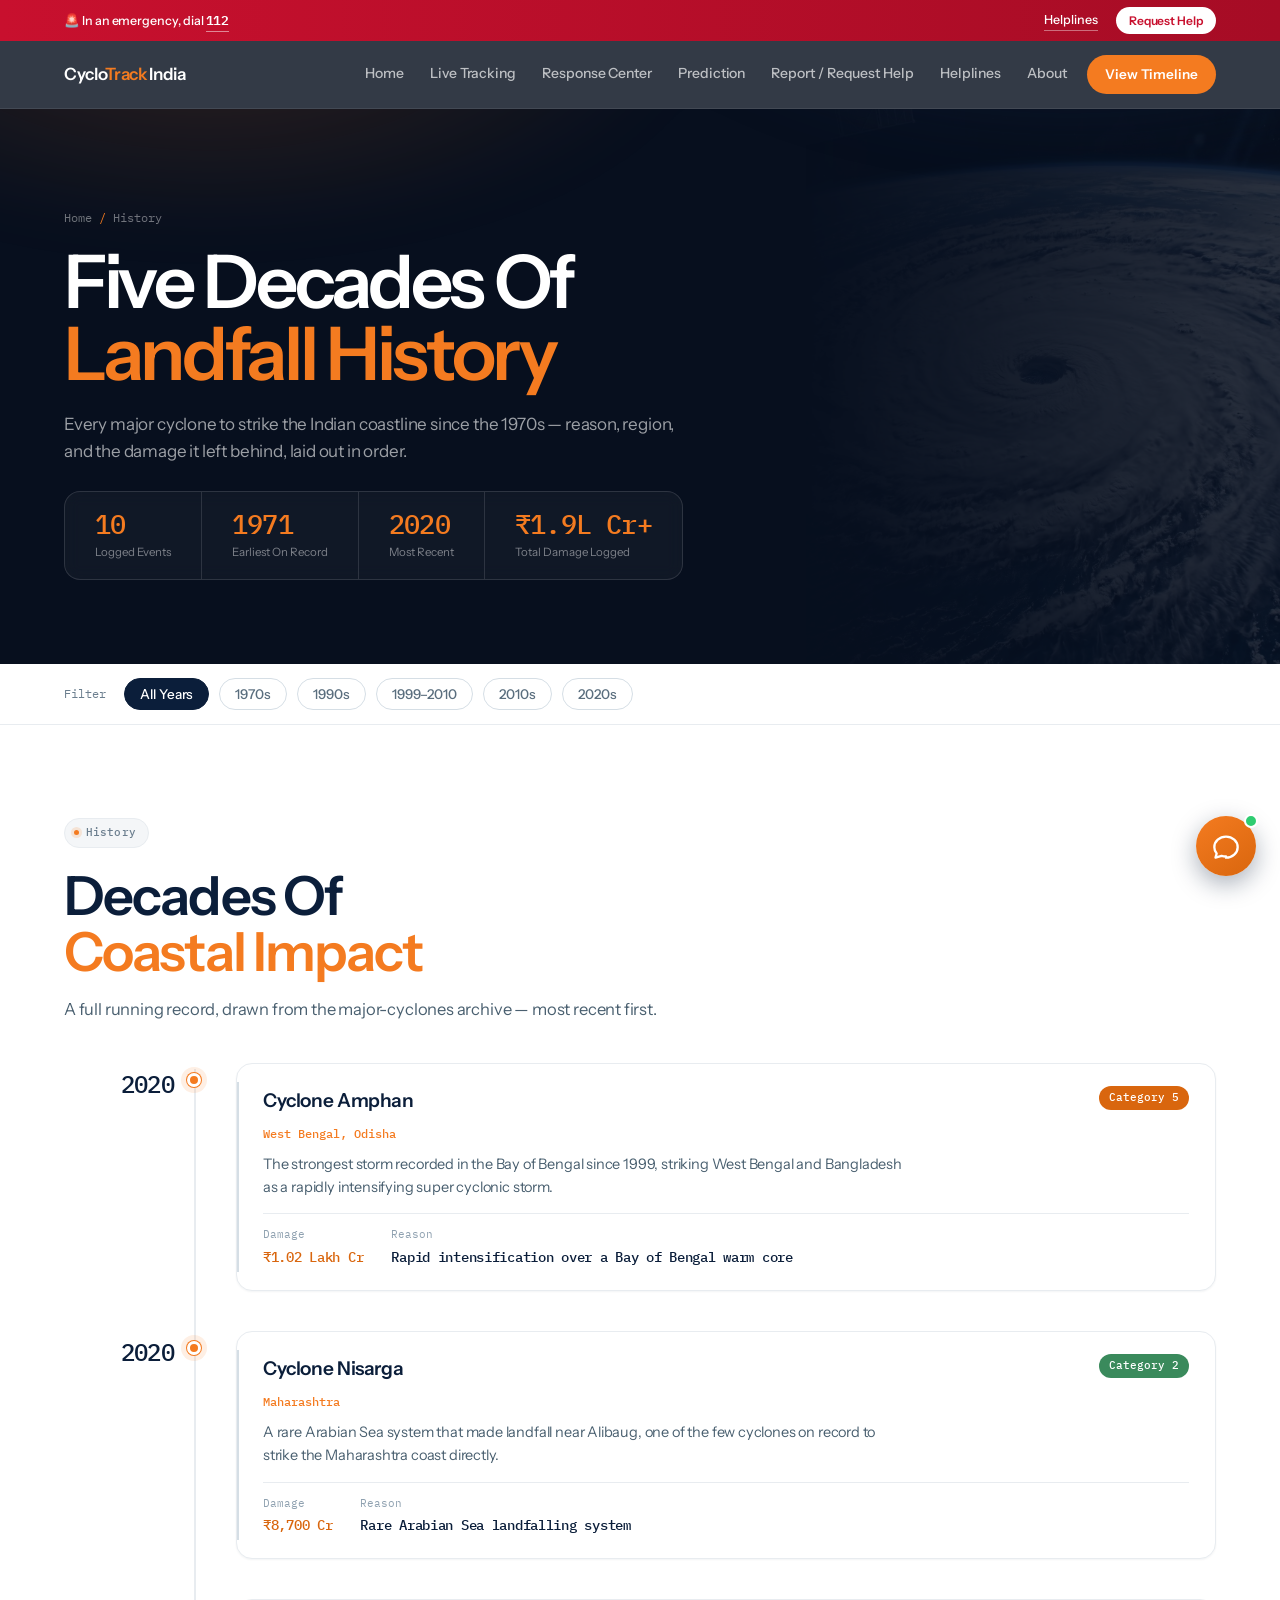
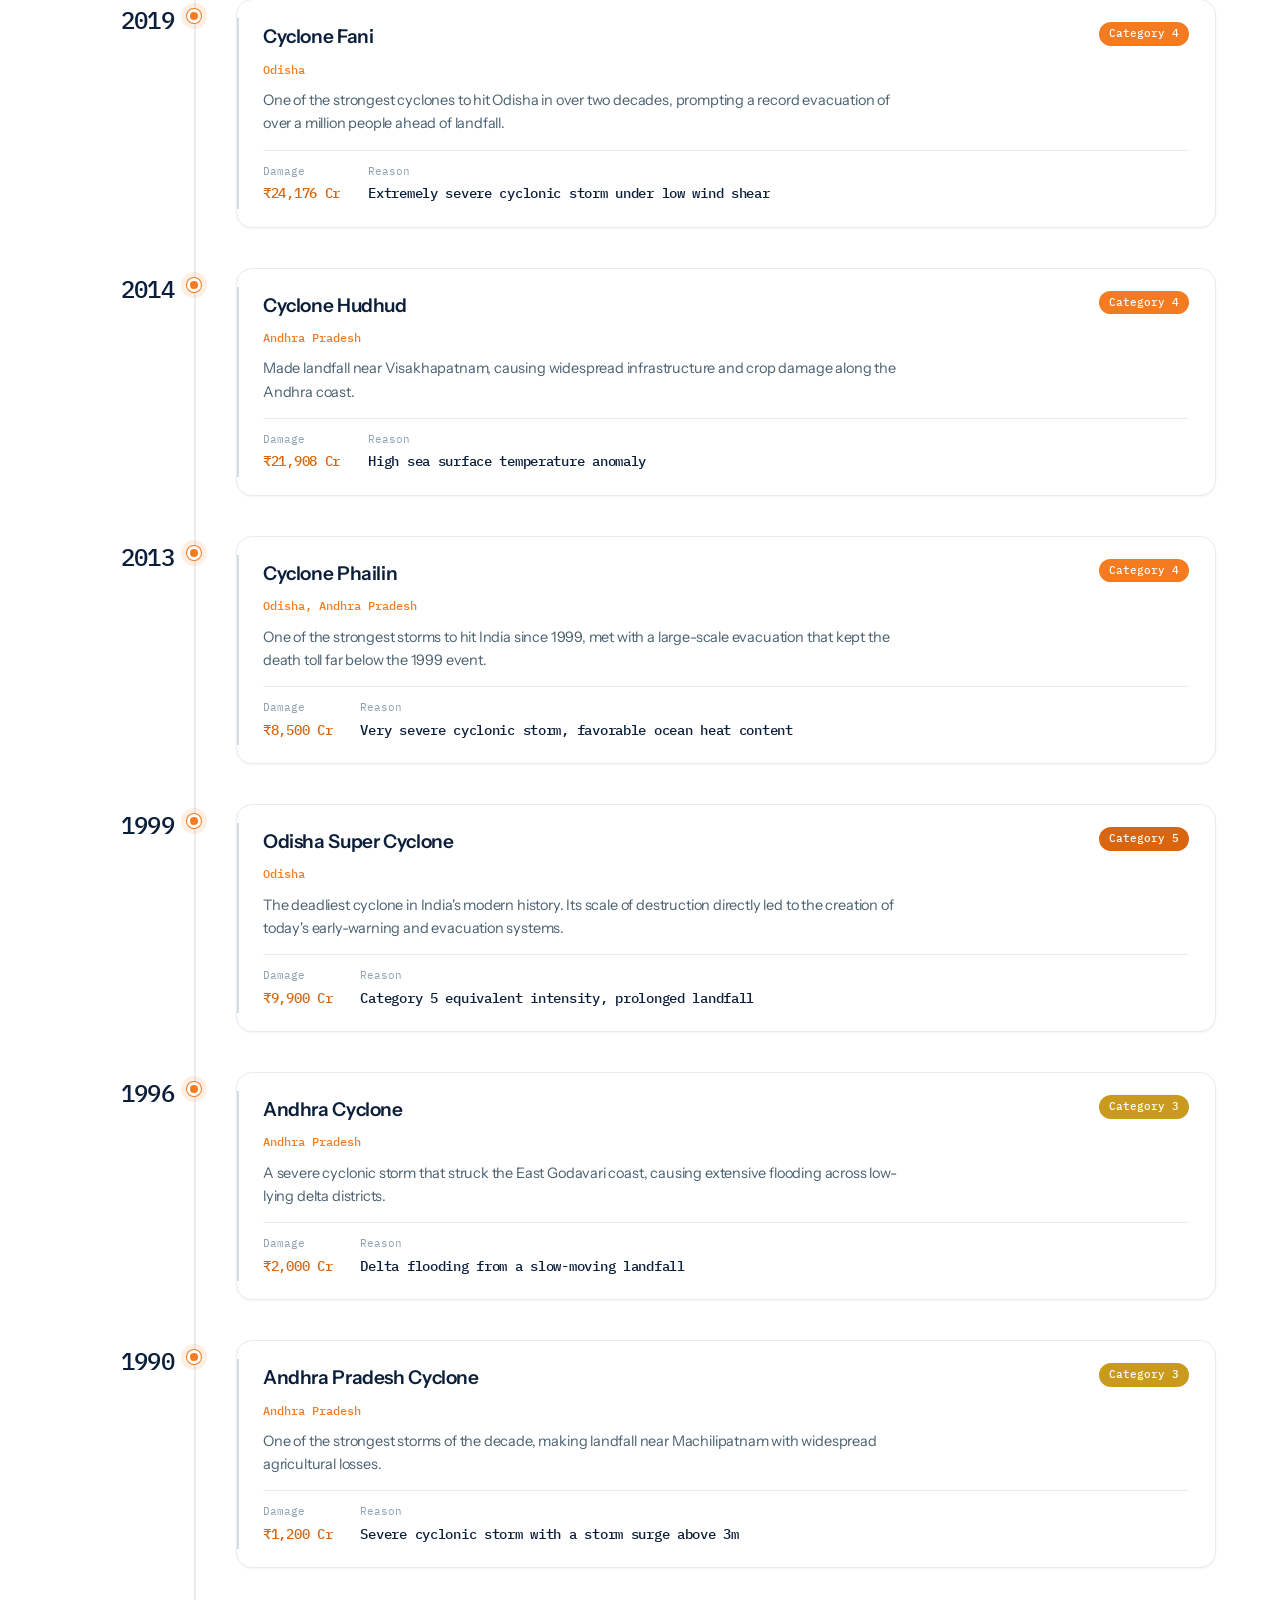
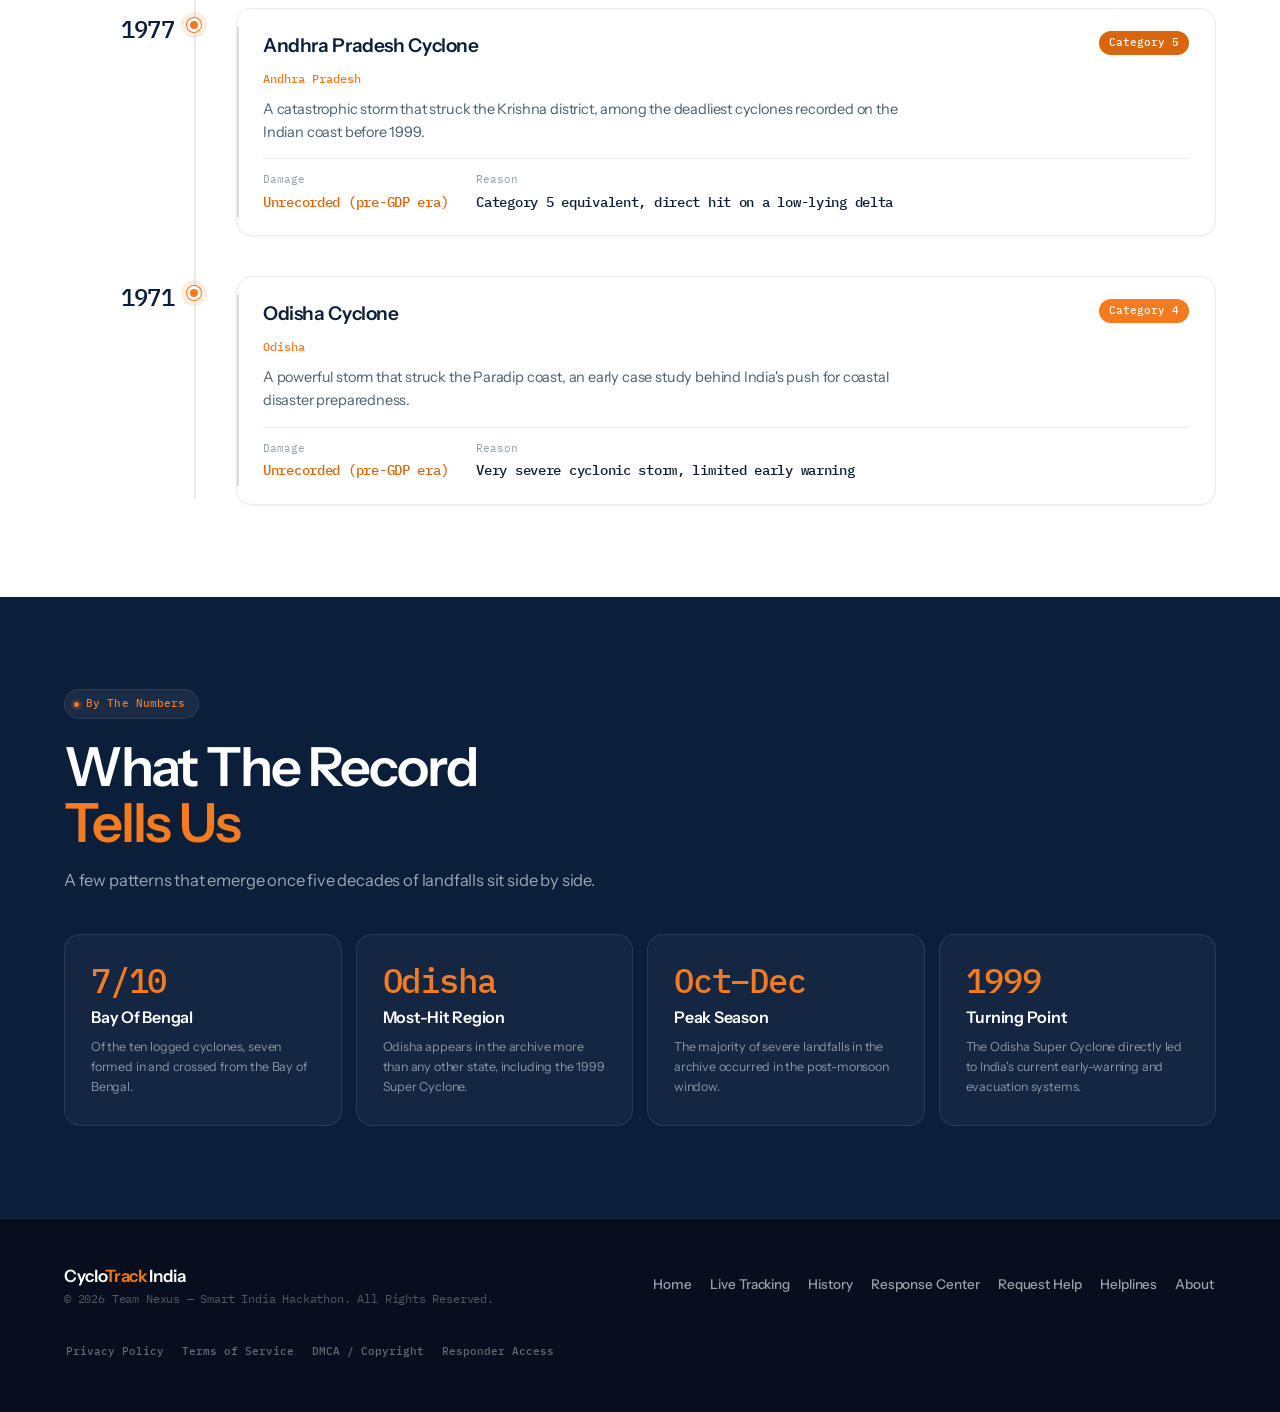
<file: frontend/history.html>
<!DOCTYPE html>
<html lang="en">

<head>
    <meta charset="UTF-8">
    <meta name="viewport" content="width=device-width, initial-scale=1.0">
    <title>History — CycloTrack India</title>
    <link rel="preconnect" href="https://fonts.googleapis.com"><link rel="preconnect" href="https://fonts.gstatic.com" crossorigin>
    <link
        href="https://fonts.googleapis.com/css2?family=Instrument+Sans:wght@400;500;600;700&family=IBM+Plex+Mono:wght@400;500;600&display=swap"
        rel="stylesheet">
    <link rel="stylesheet" href="assets/chatbot.css">
    <link rel="stylesheet" href="assets/emergency.css">
    <link rel="stylesheet" href="assets/fx.css">
    <link rel="icon" type="image/svg+xml" href="assets/favicon.svg">
    <style>
        *,
        *::before,
        *::after {
            box-sizing: border-box;
            margin: 0;
            padding: 0;
        }

        :root {
            --navy: #0B1E3A;
            --navy-mid: #112444;
            --navy-dark: #070F1E;
            --charcoal: #1C2A3A;
            --orange: #F47B20;
            --orange-dark: #D9660E;
            --white: #FFFFFF;
            --off-white: #F4F6F8;
            --gray-light: #E8ECF0;
            --gray-mid: #9AAAB8;
            --text-body: #2D3E50;
            --font-head: 'Instrument Sans', sans-serif;
            --font-body: 'Instrument Sans', sans-serif;
        }

        html {
            scroll-behavior: smooth;
        }

        body {
            font-family: var(--font-body);
            color: var(--text-body);
            background: var(--white);
            line-height: 1.6;
            font-size: 16px;
        }

        /* HEADER / NAV */
        header {
            background: var(--navy-dark);
            padding: 0 5%;
            display: flex;
            align-items: center;
            justify-content: space-between;
            height: 64px;
            position: sticky;
            top: 0;
            z-index: 100;
            border-bottom: 2px solid var(--orange);
        }

        .logo {
            font-family: var(--font-head);
            font-weight: 800;
            font-size: 22px;
            color: var(--white);
            letter-spacing: .5px;
            text-decoration: none;
            cursor: pointer;
            transition: opacity .2s ease;
        }

        .logo:hover {
            opacity: .85;
        }

        .logo span {
            color: var(--orange);
        }

        nav {
            display: flex;
            gap: 22px;
            align-items: center;
        }

        nav a {
            font-family: var(--font-head);
            font-size: 15px;
            font-weight: 600;
            letter-spacing: .5px;
            color: rgba(255, 255, 255, .72);
            text-decoration: none;
            text-transform: uppercase;
            transition: color .25s ease;
            position: relative;
            padding: 6px 2px 8px;
            white-space: nowrap;
        }

        nav a::after {
            content: '';
            position: absolute;
            left: 50%;
            right: 50%;
            bottom: 0;
            height: 2px;
            background: var(--orange);
            transition: left .25s ease, right .25s ease;
        }

        nav a:hover,
        nav a.active {
            color: var(--orange);
        }

        nav a:hover::after,
        nav a.active::after {
            left: 0;
            right: 0;
        }

        .header-right {
            display: flex;
            align-items: center;
            gap: 18px;
        }

        .header-cta {
            background: var(--orange);
            color: var(--white);
            font-family: var(--font-head);
            font-weight: 700;
            font-size: 14px;
            letter-spacing: .8px;
            text-transform: uppercase;
            padding: 9px 20px;
            border: none;
            cursor: pointer;
            text-decoration: none;
        }

        .header-cta:hover {
            background: var(--orange-dark);
        }

        section {
            padding: 70px 5%;
        }

        .section-inner {
            max-width: 1200px;
            margin: 0 auto;
        }

        .section-tag {
            font-family: var(--font-head);
            font-size: 11px;
            letter-spacing: 3.5px;
            text-transform: uppercase;
            color: var(--orange);
            font-weight: 700;
            margin-bottom: 12px;
            display: flex;
            align-items: center;
            gap: 10px;
        }

        .section-tag::before {
            content: '';
            width: 20px;
            height: 2px;
            background: var(--orange);
            display: block;
        }

        .section-h2 {
            font-family: var(--font-head);
            font-weight: 800;
            font-size: clamp(30px, 4vw, 48px);
            text-transform: uppercase;
            color: var(--navy);
            line-height: 1.0;
            margin-bottom: 14px;
            letter-spacing: -.3px;
        }

        .section-h2 em {
            color: var(--orange);
            font-style: normal;
        }

        .section-lead {
            font-size: 16px;
            color: #4A6070;
            max-width: 620px;
            line-height: 1.7;
        }

        /* PAGE HERO */
        .page-hero {
            background: var(--navy-dark);
            padding: 48px 5% 40px;
            position: relative;
            overflow: hidden;
        }

        .page-hero::before {
            content: '';
            position: absolute;
            top: 0;
            right: 0;
            width: 38%;
            height: 100%;
            background-image: url('assets/pic4.jpeg');
            background-size: cover;
            background-position: center;
            opacity: .14;
            -webkit-mask-image: linear-gradient(to left, rgba(0, 0, 0, 1), rgba(0, 0, 0, 0));
            mask-image: linear-gradient(to left, rgba(0, 0, 0, 1), rgba(0, 0, 0, 0));
        }

        .page-hero-inner {
            position: relative;
            z-index: 2;
            max-width: 1200px;
            margin: 0 auto;
        }

        .breadcrumb {
            font-family: var(--font-head);
            font-size: 12px;
            font-weight: 600;
            letter-spacing: 1.5px;
            text-transform: uppercase;
            color: rgba(255, 255, 255, .4);
            margin-bottom: 18px;
        }

        .breadcrumb span {
            color: var(--orange);
        }

        .page-hero-h1 {
            font-family: var(--font-head);
            font-weight: 800;
            font-size: clamp(34px, 4.5vw, 54px);
            color: var(--white);
            text-transform: uppercase;
            line-height: .98;
            letter-spacing: -1px;
            margin-bottom: 14px;
        }

        .page-hero-h1 em {
            color: var(--orange);
            font-style: normal;
        }

        .page-hero-sub {
            font-size: 15.5px;
            color: rgba(255, 255, 255, .55);
            max-width: 600px;
            margin-bottom: 26px;
        }

        .hero-stat-row {
            display: flex;
            gap: 32px;
            flex-wrap: wrap;
        }

        .hero-stat {
            display: flex;
            flex-direction: column;
        }

        .hero-stat-num {
            font-family: var(--font-head);
            font-size: 26px;
            font-weight: 800;
            color: var(--orange);
            line-height: 1;
        }

        .hero-stat-lbl {
            font-size: 11px;
            letter-spacing: .5px;
            color: rgba(255, 255, 255, .45);
            text-transform: uppercase;
            margin-top: 4px;
        }

        /* FILTER BAR */
        .filter-bar {
            background: var(--off-white);
            border-bottom: 1px solid var(--gray-light);
            padding: 18px 5%;
            position: sticky;
            top: 64px;
            z-index: 90;
        }

        .filter-inner {
            max-width: 1200px;
            margin: 0 auto;
            display: flex;
            align-items: center;
            gap: 10px;
            flex-wrap: wrap;
        }

        .filter-label {
            font-family: var(--font-head);
            font-size: 12px;
            font-weight: 700;
            letter-spacing: 1px;
            text-transform: uppercase;
            color: var(--navy);
            margin-right: 8px;
        }

        .filter-chip {
            font-family: var(--font-head);
            font-size: 13px;
            font-weight: 600;
            letter-spacing: .3px;
            text-transform: uppercase;
            background: var(--white);
            border: 1.5px solid var(--gray-light);
            color: #5A6E7E;
            padding: 8px 16px;
            cursor: pointer;
            transition: .2s;
        }

        .filter-chip:hover {
            border-color: var(--orange);
            color: var(--navy);
        }

        .filter-chip.active {
            background: var(--navy);
            border-color: var(--navy);
            color: var(--white);
        }

        /* TIMELINE */
        .timeline-bg {
            background: var(--white);
        }

        .timeline {
            position: relative;
            padding-left: 0;
            margin-top: 40px;
        }

        .timeline::before {
            content: '';
            position: absolute;
            left: 130px;
            top: 6px;
            bottom: 6px;
            width: 2px;
            background: var(--gray-light);
        }

        .tl-row {
            position: relative;
            display: grid;
            grid-template-columns: 110px 1fr;
            gap: 24px;
            padding: 0 0 40px 0;
        }

        .tl-row:last-child {
            padding-bottom: 0;
        }

        .tl-year-col {
            font-family: var(--font-head);
            font-size: 28px;
            font-weight: 800;
            color: var(--navy);
            text-align: right;
            padding-top: 2px;
        }

        .tl-dot {
            position: absolute;
            left: 130px;
            top: 10px;
            width: 14px;
            height: 14px;
            border-radius: 50%;
            background: var(--orange);
            border: 3px solid var(--white);
            box-shadow: 0 0 0 1px var(--orange);
            transform: translateX(-50%);
            z-index: 2;
        }

        .tl-card {
            background: var(--off-white);
            border-left: 3px solid var(--navy);
            margin-left: 38px;
            padding: 22px 26px;
            transition: .2s;
        }

        .tl-card:hover {
            border-left-color: var(--orange);
            background: var(--white);
            box-shadow: 0 2px 14px rgba(11, 30, 58, .07);
        }

        .tl-card-top {
            display: flex;
            justify-content: space-between;
            align-items: flex-start;
            gap: 16px;
            flex-wrap: wrap;
            margin-bottom: 8px;
        }

        .tl-title {
            font-family: var(--font-head);
            font-size: 22px;
            font-weight: 700;
            color: var(--navy);
            text-transform: uppercase;
            letter-spacing: .2px;
        }

        .tl-cat {
            font-family: var(--font-head);
            font-size: 11px;
            font-weight: 700;
            letter-spacing: .8px;
            text-transform: uppercase;
            padding: 4px 10px;
            white-space: nowrap;
        }

        .cat-5 {
            background: #D9660E;
            color: var(--white);
        }

        .cat-4 {
            background: #F47B20;
            color: var(--white);
        }

        .cat-3 {
            background: #C99A1E;
            color: var(--white);
        }

        .cat-2 {
            background: #3A8A5C;
            color: var(--white);
        }

        .tl-region {
            font-size: 12.5px;
            color: var(--orange);
            font-family: var(--font-head);
            font-weight: 700;
            letter-spacing: .5px;
            text-transform: uppercase;
            margin-bottom: 10px;
        }

        .tl-desc {
            font-size: 14.5px;
            color: #4A6070;
            max-width: 640px;
            margin-bottom: 14px;
        }

        .tl-meta-row {
            display: flex;
            gap: 28px;
            flex-wrap: wrap;
            padding-top: 12px;
            border-top: 1px solid var(--gray-light);
        }

        .tl-meta {
            display: flex;
            flex-direction: column;
        }

        .tl-meta-lbl {
            font-size: 10.5px;
            letter-spacing: .8px;
            text-transform: uppercase;
            color: #8FA1B0;
            margin-bottom: 2px;
        }

        .tl-meta-val {
            font-family: var(--font-head);
            font-size: 15px;
            font-weight: 700;
            color: var(--navy);
        }

        .tl-meta-val.damage {
            color: var(--orange-dark);
        }

        /* DECADE STRIP nav */
        .decade-nav {
            display: flex;
            justify-content: space-between;
            max-width: 900px;
            margin: 0 auto 10px;
            padding: 0 5%;
            position: relative;
        }

        .decade-nav::before {
            content: '';
            position: absolute;
            left: 5%;
            right: 5%;
            top: 9px;
            height: 1px;
            background: var(--gray-light);
            z-index: 0;
        }

        .decade-pt {
            position: relative;
            z-index: 1;
            display: flex;
            flex-direction: column;
            align-items: center;
            gap: 6px;
        }

        .decade-dot {
            width: 9px;
            height: 9px;
            border-radius: 50%;
            background: var(--gray-mid);
        }

        .decade-lbl {
            font-family: var(--font-head);
            font-size: 11px;
            font-weight: 700;
            color: #8FA1B0;
            letter-spacing: .5px;
        }

        /* STATS strip */
        .stats-bg {
            background: var(--navy);
        }

        .stats-bg .section-h2 {
            color: var(--white);
        }

        .stats-bg .section-lead {
            color: rgba(255, 255, 255, .55);
        }

        .stats-grid {
            display: grid;
            grid-template-columns: repeat(4, 1fr);
            gap: 1px;
            background: rgba(255, 255, 255, .08);
            margin-top: 40px;
        }

        .stat-card {
            background: var(--navy);
            padding: 28px 26px;
        }

        .stat-num {
            font-family: var(--font-head);
            font-size: 34px;
            font-weight: 800;
            color: var(--orange);
            display: block;
            line-height: 1;
            margin-bottom: 8px;
        }

        .stat-title {
            font-family: var(--font-head);
            font-size: 14px;
            font-weight: 700;
            color: var(--white);
            text-transform: uppercase;
            letter-spacing: .3px;
            margin-bottom: 6px;
        }

        .stat-desc {
            font-size: 12.5px;
            color: rgba(255, 255, 255, .5);
            line-height: 1.6;
        }

        footer {
            background: var(--navy-dark);
            padding: 36px 5%;
            border-top: 2px solid var(--orange);
        }

        .footer-inner {
            max-width: 1200px;
            margin: 0 auto;
            display: flex;
            justify-content: space-between;
            align-items: center;
            flex-wrap: wrap;
            gap: 16px;
        }

        .footer-logo {
            font-family: var(--font-head);
            font-size: 19px;
            font-weight: 800;
            color: var(--white);
        }

        .footer-logo span {
            color: var(--orange);
        }

        .footer-copy {
            font-size: 12px;
            color: rgba(255, 255, 255, .3);
        }

        .footer-nav {
            display: flex;
            flex-wrap: wrap;
            gap: 14px;
            align-items: center;
        }

        .footer-nav a {
            color: rgba(255, 255, 255, .6);
            text-decoration: none;
            font-size: 13px;
            text-transform: uppercase;
            font-family: var(--font-head);
            letter-spacing: .5px;
        }

        .footer-nav a:hover {
            color: var(--orange);
        }

        .tl-row.hidden {
            display: none;
        }

        @media (max-width:768px) {
            .timeline::before {
                left: 14px;
            }

            .tl-row {
                grid-template-columns: 1fr;
            }

            .tl-year-col {
                text-align: left;
                padding-left: 34px;
            }

            .tl-dot {
                left: 14px;
                top: 2px;
            }

            .tl-card {
                margin-left: 0;
            }

            .decade-nav {
                display: none;
            }

            .stats-grid {
                grid-template-columns: 1fr 1fr;
            }

            nav {
                display: none;
            }
        }

        .hamburger {
            display: flex;
            flex-direction: column;
            justify-content: center;
            gap: 5px;
            width: 32px;
            height: 32px;
            background: transparent;
            border: none;
            cursor: pointer;
            padding: 0;
        }

        .hamburger span {
            display: block;
            width: 22px;
            height: 2px;
            background: var(--white);
            transition: .2s;
        }

        .hamburger.open span:nth-child(1) {
            transform: translateY(7px) rotate(45deg);
        }

        .hamburger.open span:nth-child(2) {
            opacity: 0;
        }

        .hamburger.open span:nth-child(3) {
            transform: translateY(-7px) rotate(-45deg);
        }

        .mobile-menu {
            position: fixed;
            top: 64px;
            left: 0;
            right: 0;
            background: var(--navy-dark);
            border-bottom: 2px solid var(--orange);
            z-index: 99;
            max-height: 0;
            overflow: hidden;
            opacity: 0;
            visibility: hidden;
            transform: translateY(-10px);
            transition: max-height .32s ease, opacity .28s ease, transform .28s ease, visibility .28s;
        }

        .mobile-menu.open {
            max-height: 440px;
            opacity: 1;
            visibility: visible;
            transform: translateY(0);
        }

        .mobile-menu a {
            font-family: var(--font-head);
            font-size: 16px;
            font-weight: 600;
            letter-spacing: .5px;
            color: rgba(255, 255, 255, .75);
            text-decoration: none;
            text-transform: uppercase;
            padding: 16px 5%;
            border-bottom: 1px solid rgba(255, 255, 255, .08);
            opacity: 0;
            transform: translateY(-8px);
            transition: opacity .28s ease, transform .28s ease;
        }

        .mobile-menu.open a {
            opacity: 1;
            transform: translateY(0);
        }

        .mobile-menu.open a:nth-child(1) { transition-delay: .04s; }
        .mobile-menu.open a:nth-child(2) { transition-delay: .09s; }
        .mobile-menu.open a:nth-child(3) { transition-delay: .14s; }
        .mobile-menu.open a:nth-child(4) { transition-delay: .19s; }

        .mobile-menu a.active {
            color: var(--orange);
        }

        /* Desktop: inline nav visible, hamburger hidden */
        @media (min-width: 1025px) {
            nav.main-nav {
                display: flex;
            }

            .hamburger {
                display: none;
            }

            .mobile-menu {
                display: none;
            }
        }

        @media (max-width: 1024px) {
            nav.main-nav {
                display: none;
            }

            .hamburger {
                display: flex;
            }
        }

        @media (min-width: 1025px) and (max-width: 1180px) {
            nav.main-nav {
                gap: 18px;
            }

            nav.main-nav a {
                font-size: 14px;
            }
        }

    </style>
<link rel="stylesheet" href="assets/theme.css">
</head>

<body>
<script src="assets/fx.js"></script>

    <a class="skip-link" href="#main">Skip to main content</a>

    <div class="emergency-bar" role="region" aria-label="Emergency information">
        <span>🚨 In an emergency, dial <a href="tel:112" class="eb-dial">112</a></span>
        <span class="eb-links">
            <a href="helplines.html">Helplines</a>
            <a href="report.html" class="eb-cta">Request Help</a>
        </span>
    </div>

    <header>
        <a href="index.html" class="logo">Cyclo<span>Track</span> India</a>
        <div class="header-right">
            <nav class="main-nav" aria-label="Primary">
                <a href="index.html">Home</a>
                <a href="cyclone_region.html">Live Tracking</a>
                <a href="response-center.html">Response Center</a>
                <a href="cyclone_region.html#evolution">Prediction</a>
                <a href="report.html">Report / Request Help</a>
                <a href="helplines.html">Helplines</a>
                <a href="about.html">About</a>
            </nav>
            <a href="#timeline" class="header-cta">View Timeline</a>
            <button class="hamburger" id="hamburgerBtn" aria-label="Menu"><span></span><span></span><span></span></button>
        </div>
    </header>
    <div class="mobile-menu" id="mobileMenu">
            <a href="index.html">Home</a>
            <a href="cyclone_region.html">Live Tracking</a>
            <a href="response-center.html">Response Center</a>
            <a href="cyclone_region.html#evolution">Prediction</a>
            <a href="report.html">Report / Request Help</a>
            <a href="helplines.html">Helplines</a>
            <a href="about.html">About</a>
    </div>


    <div class="page-hero" id="main">
        <div class="page-hero-inner">
            <p class="breadcrumb">Home <span>/</span> History</p>
            <h1 class="page-hero-h1">Five Decades Of<br><em>Landfall History</em></h1>
            <p class="page-hero-sub">Every major cyclone to strike the Indian coastline since the 1970s — reason,
                region, and the damage it left behind, laid out in order.</p>
            <div class="hero-stat-row">
                <div class="hero-stat"><span class="hero-stat-num">10</span><span class="hero-stat-lbl">Logged
                        Events</span></div>
                <div class="hero-stat"><span class="hero-stat-num">1971</span><span class="hero-stat-lbl">Earliest On
                        Record</span></div>
                <div class="hero-stat"><span class="hero-stat-num">2020</span><span class="hero-stat-lbl">Most
                        Recent</span></div>
                <div class="hero-stat"><span class="hero-stat-num">₹1.9L Cr+</span><span class="hero-stat-lbl">Total
                        Damage Logged</span></div>
            </div>
        </div>
    </div>

    <div class="filter-bar">
        <div class="filter-inner">
            <span class="filter-label">Filter</span>
            <button class="filter-chip active" data-filter="all">All Years</button>
            <button class="filter-chip" data-filter="1970s">1970s</button>
            <button class="filter-chip" data-filter="1990s">1990s</button>
            <button class="filter-chip" data-filter="1999-2010">1999–2010</button>
            <button class="filter-chip" data-filter="2010s">2010s</button>
            <button class="filter-chip" data-filter="2020s">2020s</button>
        </div>
    </div>

    <section class="timeline-bg" id="timeline">
        <div class="section-inner">
            <span class="section-tag">History</span>
            <h2 class="section-h2">Decades Of<br><em>Coastal Impact</em></h2>
            <p class="section-lead">A full running record, drawn from the major-cyclones archive — most recent first.
            </p>

            <div class="timeline" id="timelineList">
                <!-- populated by JS -->
            </div>
        </div>
    </section>

    <section class="stats-bg">
        <div class="section-inner">
            <span class="section-tag" style="color:var(--orange);">By The Numbers</span>
            <h2 class="section-h2">What The Record<br><em>Tells Us</em></h2>
            <p class="section-lead">A few patterns that emerge once five decades of landfalls sit side by side.</p>
            <div class="stats-grid">
                <div class="stat-card">
                    <span class="stat-num">7/10</span>
                    <div class="stat-title">Bay Of Bengal</div>
                    <p class="stat-desc">Of the ten logged cyclones, seven formed in and crossed from the Bay of Bengal.
                    </p>
                </div>
                <div class="stat-card">
                    <span class="stat-num">Odisha</span>
                    <div class="stat-title">Most-Hit Region</div>
                    <p class="stat-desc">Odisha appears in the archive more than any other state, including the 1999
                        Super Cyclone.</p>
                </div>
                <div class="stat-card">
                    <span class="stat-num">Oct–Dec</span>
                    <div class="stat-title">Peak Season</div>
                    <p class="stat-desc">The majority of severe landfalls in the archive occurred in the post-monsoon
                        window.</p>
                </div>
                <div class="stat-card">
                    <span class="stat-num">1999</span>
                    <div class="stat-title">Turning Point</div>
                    <p class="stat-desc">The Odisha Super Cyclone directly led to India's current early-warning and
                        evacuation systems.</p>
                </div>
            </div>
        </div>
    </section>

    <footer id="about">
        <div class="footer-inner">
            <div>
                <div class="footer-logo">Cyclo<span>Track</span> India</div>
                <p class="footer-copy">&copy; 2026 Team Nexus — Smart India Hackathon. All Rights Reserved.</p>
            </div>
            <nav class="footer-nav" aria-label="Footer">
                <a href="index.html">Home</a>
                <a href="cyclone_region.html">Live Tracking</a>
                <a href="history.html">History</a>
                <a href="response-center.html">Response Center</a>
                <a href="report.html">Request Help</a>
                <a href="helplines.html">Helplines</a>
                <a href="about.html">About</a>
            </nav>
            <nav class="footer-legal" aria-label="Legal">
                <a href="privacy.html">Privacy Policy</a>
                <a href="terms.html">Terms of Service</a>
                <a href="dmca.html">DMCA / Copyright</a>
                <a href="responder.html">Responder Access</a>
            </nav>
        </div>
    </footer>

    <script>
        const EVENTS = [
            {
                year: 2020, title: 'Cyclone Amphan', region: 'West Bengal, Odisha', cat: 5,
                desc: 'The strongest storm recorded in the Bay of Bengal since 1999, striking West Bengal and Bangladesh as a rapidly intensifying super cyclonic storm.',
                damage: '₹1.02 Lakh Cr', reason: 'Rapid intensification over a Bay of Bengal warm core', decade: '2020s'
            },
            {
                year: 2019, title: 'Cyclone Fani', region: 'Odisha', cat: 4,
                desc: 'One of the strongest cyclones to hit Odisha in over two decades, prompting a record evacuation of over a million people ahead of landfall.',
                damage: '₹24,176 Cr', reason: 'Extremely severe cyclonic storm under low wind shear', decade: '2010s'
            },
            {
                year: 2014, title: 'Cyclone Hudhud', region: 'Andhra Pradesh', cat: 4,
                desc: 'Made landfall near Visakhapatnam, causing widespread infrastructure and crop damage along the Andhra coast.',
                damage: '₹21,908 Cr', reason: 'High sea surface temperature anomaly', decade: '2010s'
            },
            {
                year: 2020, title: 'Cyclone Nisarga', region: 'Maharashtra', cat: 2,
                desc: 'A rare Arabian Sea system that made landfall near Alibaug, one of the few cyclones on record to strike the Maharashtra coast directly.',
                damage: '₹8,700 Cr', reason: 'Rare Arabian Sea landfalling system', decade: '2020s'
            },
            {
                year: 1999, title: 'Odisha Super Cyclone', region: 'Odisha', cat: 5,
                desc: 'The deadliest cyclone in India\'s modern history. Its scale of destruction directly led to the creation of today\'s early-warning and evacuation systems.',
                damage: '₹9,900 Cr', reason: 'Category 5 equivalent intensity, prolonged landfall', decade: '1999-2010'
            },
            {
                year: 2013, title: 'Cyclone Phailin', region: 'Odisha, Andhra Pradesh', cat: 4,
                desc: 'One of the strongest storms to hit India since 1999, met with a large-scale evacuation that kept the death toll far below the 1999 event.',
                damage: '₹8,500 Cr', reason: 'Very severe cyclonic storm, favorable ocean heat content', decade: '2010s'
            },
            {
                year: 1996, title: 'Andhra Cyclone', region: 'Andhra Pradesh', cat: 3,
                desc: 'A severe cyclonic storm that struck the East Godavari coast, causing extensive flooding across low-lying delta districts.',
                damage: '₹2,000 Cr', reason: 'Delta flooding from a slow-moving landfall', decade: '1990s'
            },
            {
                year: 1990, title: 'Andhra Pradesh Cyclone', region: 'Andhra Pradesh', cat: 3,
                desc: 'One of the strongest storms of the decade, making landfall near Machilipatnam with widespread agricultural losses.',
                damage: '₹1,200 Cr', reason: 'Severe cyclonic storm with a storm surge above 3m', decade: '1990s'
            },
            {
                year: 1977, title: 'Andhra Pradesh Cyclone', region: 'Andhra Pradesh', cat: 5,
                desc: 'A catastrophic storm that struck the Krishna district, among the deadliest cyclones recorded on the Indian coast before 1999.',
                damage: 'Unrecorded (pre-GDP era)', reason: 'Category 5 equivalent, direct hit on a low-lying delta', decade: '1970s'
            },
            {
                year: 1971, title: 'Odisha Cyclone', region: 'Odisha', cat: 4,
                desc: 'A powerful storm that struck the Paradip coast, an early case study behind India\'s push for coastal disaster preparedness.',
                damage: 'Unrecorded (pre-GDP era)', reason: 'Very severe cyclonic storm, limited early warning', decade: '1970s'
            },
        ];

        let currentFilter = 'all';

        function passesFilter(e) {
            if (currentFilter === 'all') return true;
            return e.decade === currentFilter;
        }

        function renderTimeline() {
            const list = document.getElementById('timelineList');
            list.innerHTML = '';
            EVENTS.slice().sort((a, b) => b.year - a.year).forEach(e => {
                const row = document.createElement('div');
                row.className = 'tl-row' + (passesFilter(e) ? '' : ' hidden');
                row.innerHTML = `
      <div class="tl-year-col">${e.year}</div>
      <div>
        <div class="tl-dot"></div>
        <div class="tl-card">
          <div class="tl-card-top">
            <div class="tl-title">${e.title}</div>
            <span class="tl-cat cat-${e.cat}">Category ${e.cat}</span>
          </div>
          <div class="tl-region">${e.region}</div>
          <p class="tl-desc">${e.desc}</p>
          <div class="tl-meta-row">
            <div class="tl-meta">
              <span class="tl-meta-lbl">Damage</span>
              <span class="tl-meta-val damage">${e.damage}</span>
            </div>
            <div class="tl-meta">
              <span class="tl-meta-lbl">Reason</span>
              <span class="tl-meta-val">${e.reason}</span>
            </div>
          </div>
        </div>
      </div>
    `;
                list.appendChild(row);
            });
        }

        document.querySelectorAll('.filter-chip').forEach(chip => {
            chip.addEventListener('click', function () {
                document.querySelectorAll('.filter-chip').forEach(c => c.classList.remove('active'));
                this.classList.add('active');
                currentFilter = this.dataset.filter;
                renderTimeline();
            });
        });

        renderTimeline();
    </script>


    <script>
        (function () {
            var btn = document.getElementById('hamburgerBtn');
            var menu = document.getElementById('mobileMenu');
            if (!btn || !menu) return;
            btn.addEventListener('click', function () {
                btn.classList.toggle('open');
                menu.classList.toggle('open');
            });
            menu.querySelectorAll('a').forEach(function (a) {
                a.addEventListener('click', function () {
                    btn.classList.remove('open');
                    menu.classList.remove('open');
                });
            });
        })();
    </script>
    <script src="assets/chatbot.js" defer></script>
</body>

</html>
</file>
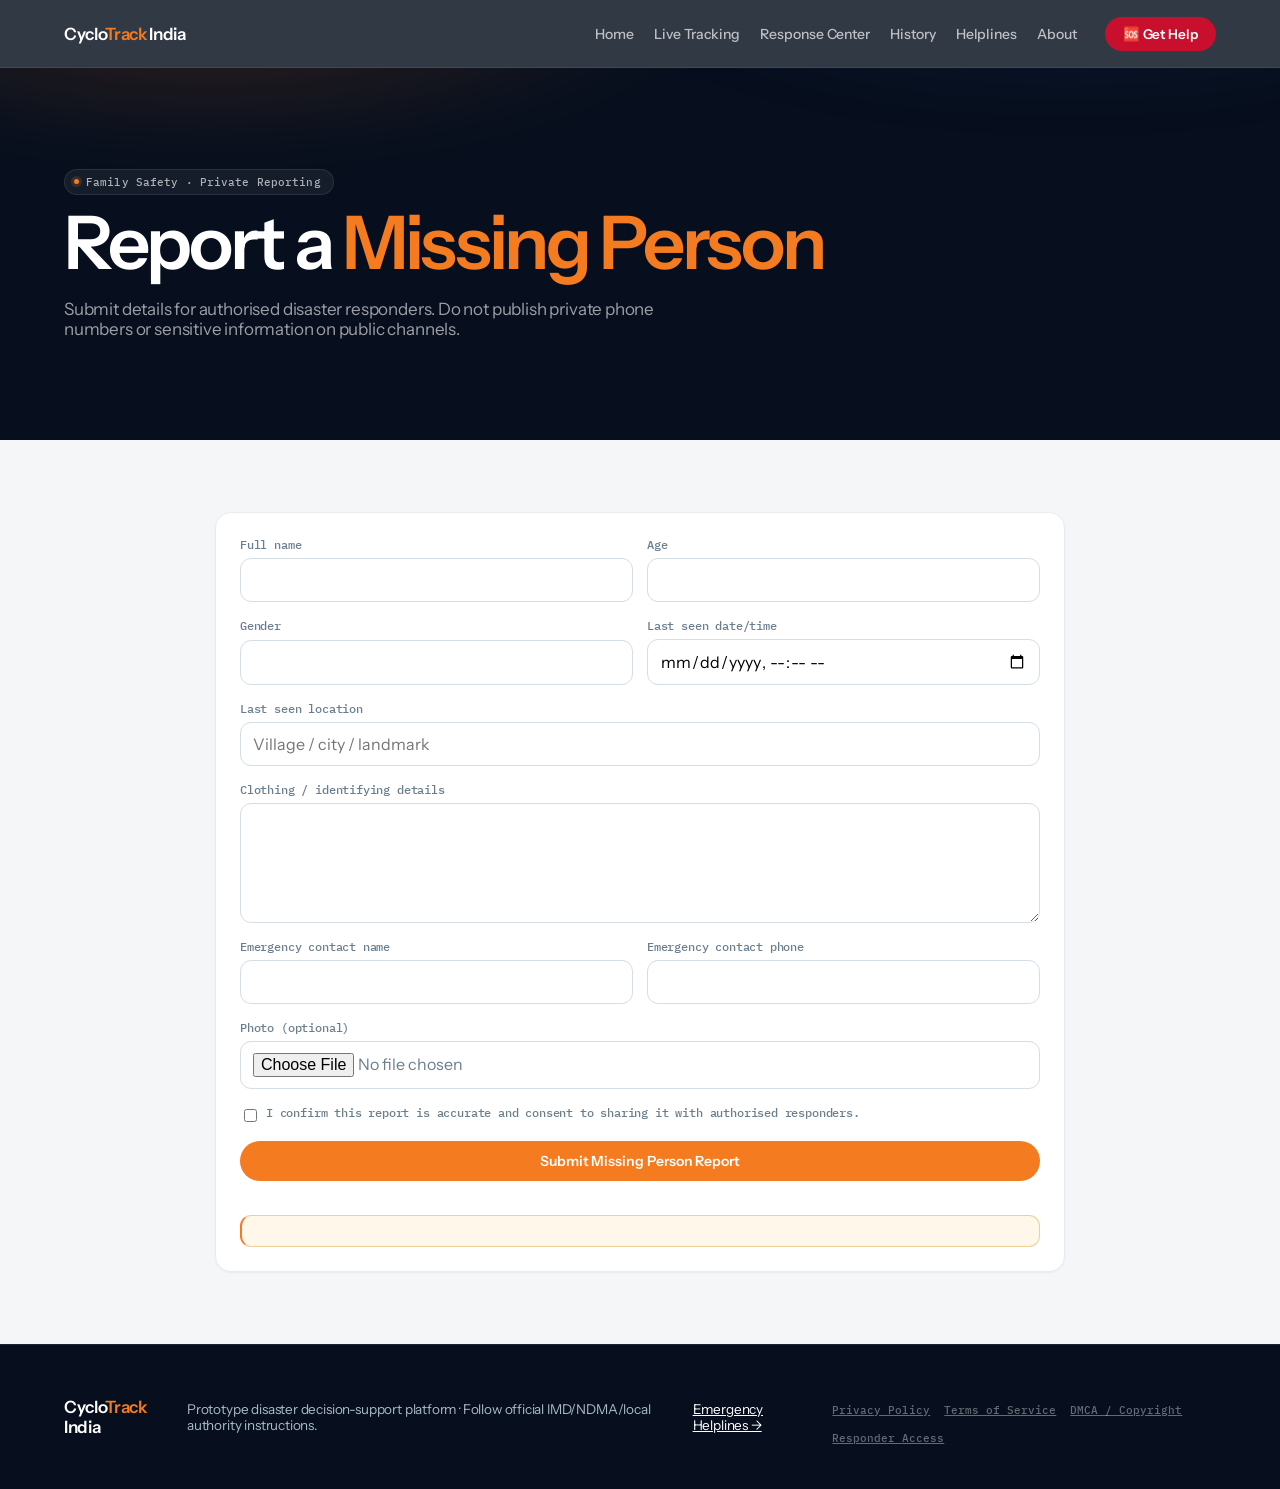
<file: frontend/missing-person.html>
<!DOCTYPE html><html lang="en"><head><meta charset="UTF-8"><meta name="viewport" content="width=device-width,initial-scale=1"><title>CycloTrack India — Missing Person Report</title><link rel="preconnect" href="https://fonts.googleapis.com"><link rel="preconnect" href="https://fonts.gstatic.com" crossorigin>
    <link href="https://fonts.googleapis.com/css2?family=Instrument+Sans:wght@400;500;600;700&family=IBM+Plex+Mono:wght@400;500;600&display=swap" rel="stylesheet"><link rel="stylesheet" href="assets/emergency.css"><link rel="stylesheet" href="assets/response-center.css"><link rel="stylesheet" href="assets/theme.css"><link rel="stylesheet" href="assets/fx.css"><link rel="icon" type="image/svg+xml" href="assets/favicon.svg">
</head><body><script src="assets/fx.js"></script><header class="rc-header"><a class="rc-logo" href="index.html">Cyclo<span>Track</span> India</a><nav><a href="index.html">Home</a><a href="cyclone_region.html">Live Tracking</a><a href="response-center.html">Response Center</a><a href="history.html">History</a><a href="helplines.html">Helplines</a><a href="about.html">About</a></nav><a class="rc-sos" href="report.html">🆘 Get Help</a></header><main><section class="rc-hero compact"><div><div class="rc-kicker">Family Safety · Private Reporting</div><h1>Report a <em>Missing Person</em></h1><p>Submit details for authorised disaster responders. Do not publish private phone numbers or sensitive information on public channels.</p></div></section><section class="rc-section"><form class="panel missing-form" id="missingForm"><div class="two"><label>Full name<input name="name" required maxlength="120"></label><label>Age<input name="age" type="number" min="0" max="120" required></label></div><div class="two"><label>Gender<input name="gender" maxlength="40"></label><label>Last seen date/time<input name="last_seen" type="datetime-local" required></label></div><label>Last seen location<input name="location" required maxlength="300" placeholder="Village / city / landmark"></label><label>Clothing / identifying details<textarea name="details" required maxlength="1500"></textarea></label><div class="two"><label>Emergency contact name<input name="contact_name" required></label><label>Emergency contact phone<input name="contact_phone" required inputmode="tel"></label></div><label>Photo (optional)<input name="photo" type="file" accept="image/*"></label><label class="check"><input type="checkbox" required> I confirm this report is accurate and consent to sharing it with authorised responders.</label><button class="btn primary" type="submit">Submit Missing Person Report</button><div id="missingMsg" class="privacy-callout"></div></form></section></main><footer class="rc-footer"><b>Cyclo<span>Track</span> India</b><span>Prototype disaster decision-support platform · Follow official IMD/NDMA/local authority instructions.</span><a href="helplines.html">Emergency Helplines →</a><nav class="footer-legal" aria-label="Legal"><a href="privacy.html">Privacy Policy</a><a href="terms.html">Terms of Service</a><a href="dmca.html">DMCA / Copyright</a><a href="responder.html">Responder Access</a></nav></footer><script>window.CYCLOTRACK_API_BASE=window.CYCLOTRACK_API_BASE||"http://localhost:8000";</script><script src="assets/missing-person.js" defer></script></body></html>
</file>
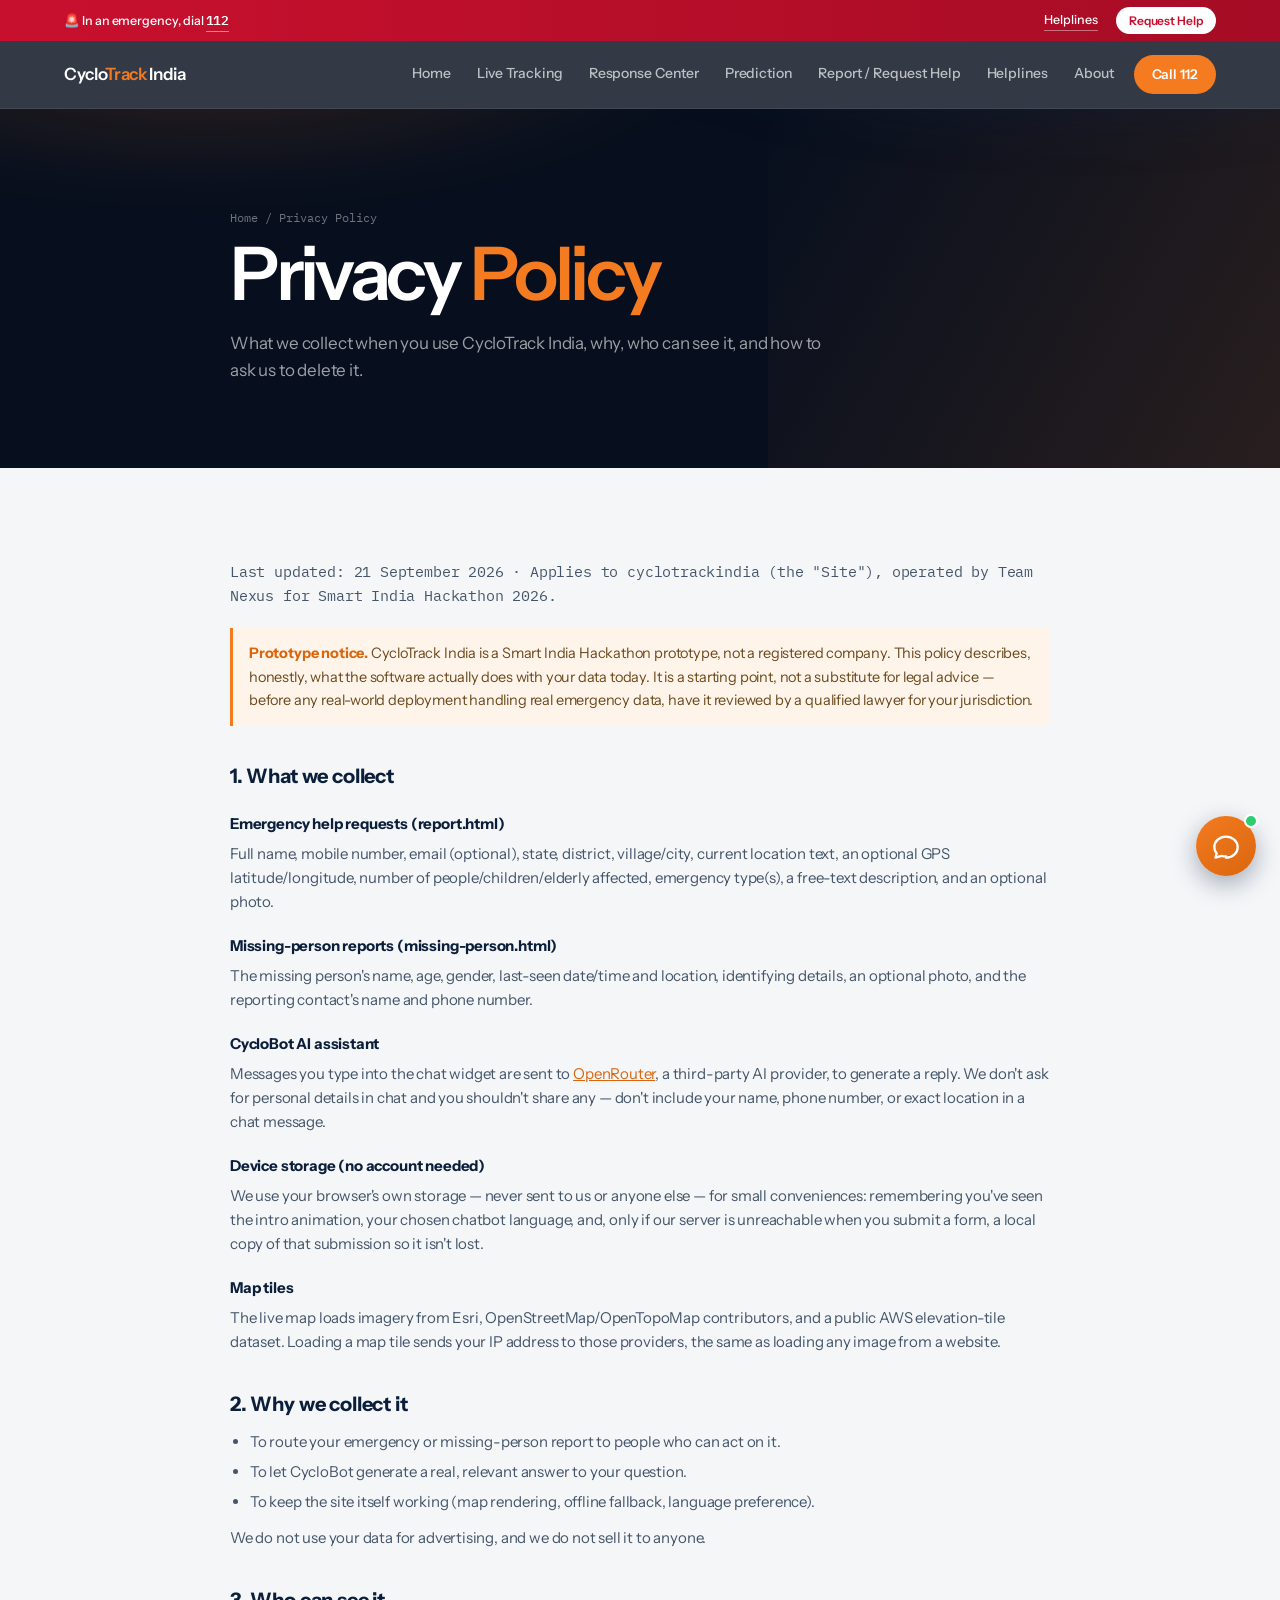
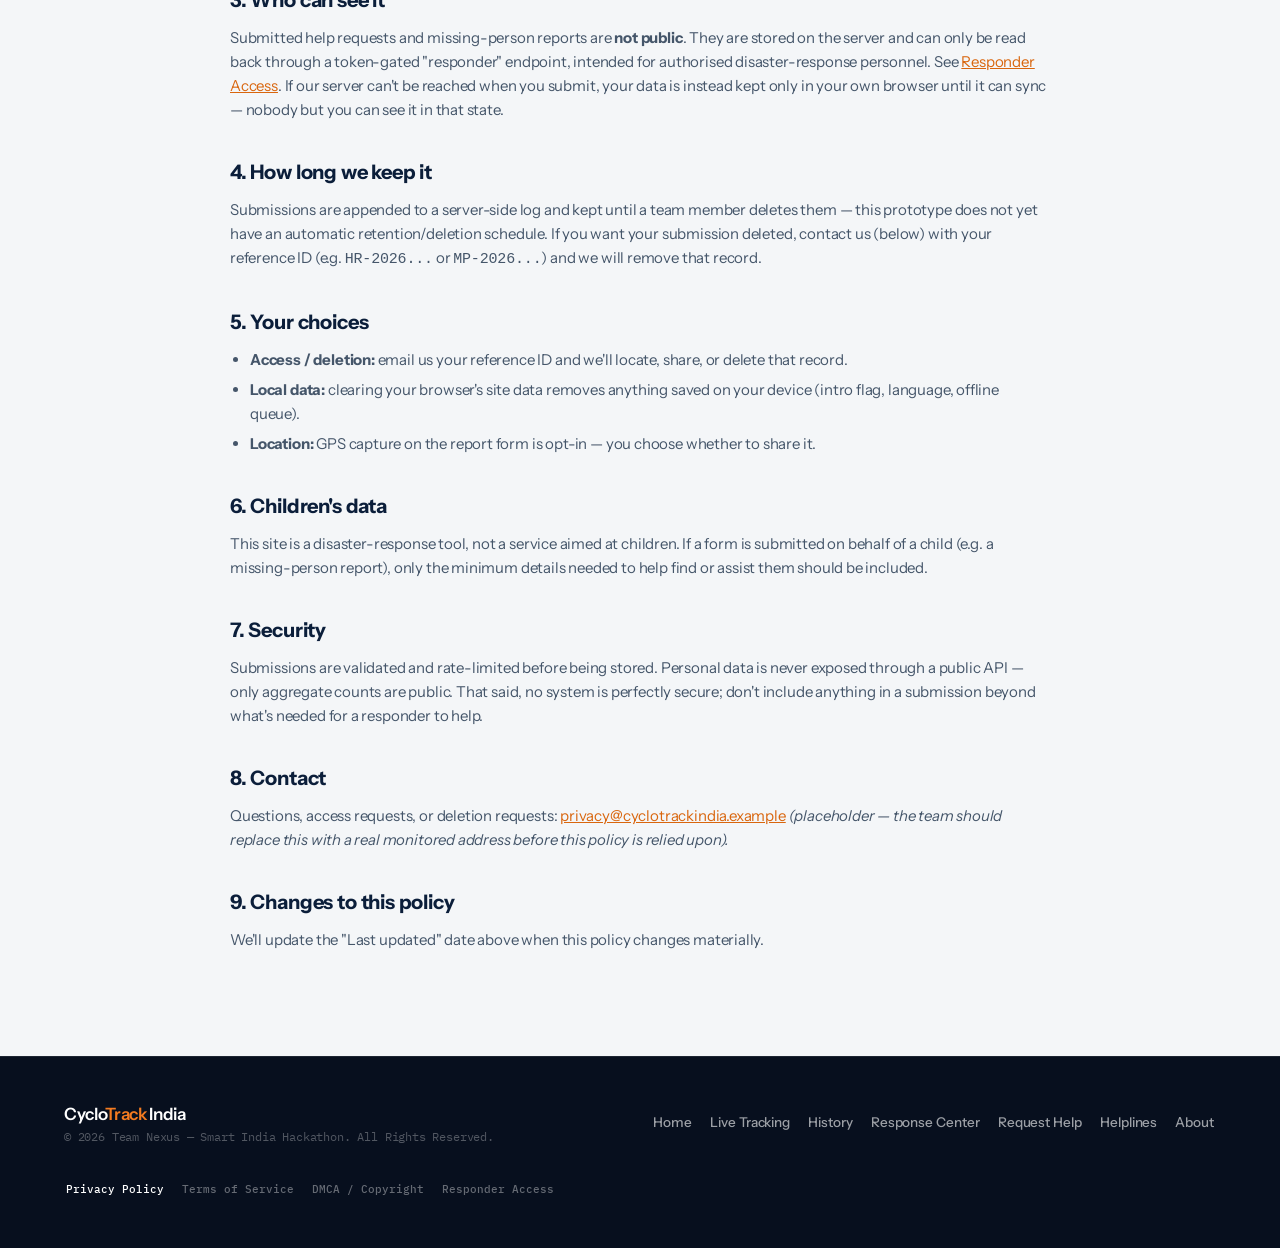
<file: frontend/privacy.html>
<!DOCTYPE html>
<html lang="en">

<head>
    <meta charset="UTF-8">
    <meta name="viewport" content="width=device-width, initial-scale=1.0">
    <title>Privacy Policy — CycloTrack India</title>
    <meta name="description" content="What CycloTrack India collects, why, who can see it, and how to request deletion.">
    <link rel="preconnect" href="https://fonts.googleapis.com"><link rel="preconnect" href="https://fonts.gstatic.com" crossorigin>
    <link href="https://fonts.googleapis.com/css2?family=Instrument+Sans:wght@400;500;600;700&family=IBM+Plex+Mono:wght@400;500;600&display=swap" rel="stylesheet">
    <link rel="stylesheet" href="assets/chatbot.css">
    <link rel="stylesheet" href="assets/emergency.css">
    <link rel="stylesheet" href="assets/fx.css">
    <link rel="icon" type="image/svg+xml" href="assets/favicon.svg">
    <style>
        *, *::before, *::after { box-sizing: border-box; margin: 0; padding: 0; }
        :root {
            --navy: #0B1E3A; --navy-dark: #070F1E; --orange: #F47B20; --orange-dark: #D9660E;
            --white: #FFFFFF; --off-white: #F4F6F8; --text-body: #2D3E50;
            --font-head: 'Instrument Sans', sans-serif; --font-body: 'Instrument Sans', sans-serif;
        }
        html { scroll-behavior: smooth; }
        body { font-family: var(--font-body); color: var(--text-body); background: var(--white); line-height: 1.6; font-size: 16px; }
        header { background: var(--navy-dark); padding: 0 5%; display: flex; align-items: center; justify-content: space-between; height: 64px; position: sticky; top: 0; z-index: 100; border-bottom: 2px solid var(--orange); }
        .logo { font-family: var(--font-head); font-weight: 800; font-size: 22px; color: var(--white); letter-spacing: .5px; text-decoration: none; }
        .logo span { color: var(--orange); }
        nav { display: flex; gap: 22px; align-items: center; }
        nav a { font-family: var(--font-head); font-size: 15px; font-weight: 600; letter-spacing: .5px; color: rgba(255,255,255,.72); text-decoration: none; text-transform: uppercase; position: relative; padding: 6px 2px 8px; white-space: nowrap; transition: color .25s ease; }
        nav a::after { content: ''; position: absolute; left: 50%; right: 50%; bottom: 0; height: 2px; background: var(--orange); transition: left .25s ease, right .25s ease; }
        nav a:hover, nav a.active { color: var(--orange); }
        nav a:hover::after, nav a.active::after { left: 0; right: 0; }
        .header-cta { background: var(--orange); color: var(--white); font-family: var(--font-head); font-weight: 700; font-size: 14px; letter-spacing: .8px; text-transform: uppercase; padding: 9px 20px; text-decoration: none; }
        .header-cta:hover { background: var(--orange-dark); }
        .header-right { display: flex; align-items: center; gap: 18px; }
        @media (min-width: 1025px) and (max-width: 1180px) { nav.main-nav { gap: 15px; } nav.main-nav a { font-size: 14px; } }
        section { padding: 62px 5%; }
        .section-inner { max-width: 820px; margin: 0 auto; }
        .page-hero { background: var(--navy-dark); padding: 46px 5%; position: relative; overflow: hidden; }
        .page-hero::before { content: ''; position: absolute; top: 0; right: 0; width: 40%; height: 100%; background: linear-gradient(120deg, transparent, rgba(244,123,32,.14)); }
        .page-hero-inner { position: relative; z-index: 2; max-width: 820px; margin: 0 auto; }
        .breadcrumb { font-family: var(--font-head); font-size: 12px; letter-spacing: 2px; text-transform: uppercase; color: rgba(255,255,255,.45); margin-bottom: 10px; }
        .page-hero-h1 { font-family: var(--font-head); font-weight: 800; font-size: clamp(30px, 4.6vw, 46px); color: var(--white); text-transform: uppercase; line-height: .98; margin-bottom: 10px; }
        .page-hero-h1 em { color: var(--orange); font-style: normal; }
        .page-hero-sub { font-size: 14.5px; color: rgba(255,255,255,.55); max-width: 620px; }
        .form-page-bg { background: var(--off-white); min-height: 40vh; }
        .hamburger { display: none; flex-direction: column; justify-content: center; gap: 5px; width: 32px; height: 32px; background: transparent; border: none; cursor: pointer; padding: 0; }
        .hamburger span { display: block; width: 22px; height: 2px; background: var(--white); transition: .2s; }
        .hamburger.open span:nth-child(1) { transform: translateY(7px) rotate(45deg); }
        .hamburger.open span:nth-child(2) { opacity: 0; }
        .hamburger.open span:nth-child(3) { transform: translateY(-7px) rotate(-45deg); }
        .mobile-menu { position: fixed; top: 64px; left: 0; right: 0; background: var(--navy-dark); border-bottom: 2px solid var(--orange); z-index: 99; max-height: 0; overflow: hidden; opacity: 0; visibility: hidden; transform: translateY(-10px); transition: max-height .32s ease, opacity .28s ease, transform .28s ease, visibility .28s; }
        .mobile-menu.open { max-height: 560px; opacity: 1; visibility: visible; transform: translateY(0); }
        .mobile-menu a { font-family: var(--font-head); font-size: 16px; font-weight: 600; letter-spacing: .5px; color: rgba(255,255,255,.78); text-decoration: none; text-transform: uppercase; padding: 16px 5%; border-bottom: 1px solid rgba(255,255,255,.08); display: block; }
        .mobile-menu a.active { color: var(--orange); }
        @media (max-width: 1024px) { nav.main-nav { display: none; } .header-cta { display: none; } .hamburger { display: flex; } }
        @media (min-width: 1025px) { nav.main-nav { display: flex; } .hamburger { display: none; } .mobile-menu { display: none; } }
        footer { background: var(--navy-dark); padding: 36px 5%; border-top: 2px solid var(--orange); }
        .footer-inner { max-width: 1200px; margin: 0 auto; display: flex; justify-content: space-between; align-items: center; flex-wrap: wrap; gap: 16px; }
        .footer-logo { font-family: var(--font-head); font-size: 19px; font-weight: 800; color: var(--white); }
        .footer-logo span { color: var(--orange); }
        .footer-copy { font-size: 12px; color: rgba(255,255,255,.3); }
        .footer-nav { display: flex; flex-wrap: wrap; gap: 14px; align-items: center; }
        .footer-nav a { color: rgba(255,255,255,.6); text-decoration: none; font-size: 13px; text-transform: uppercase; font-family: var(--font-head); letter-spacing: .5px; }
        .footer-nav a:hover { color: var(--orange); }

        /* ---- Legal document body ---- */
        .legal h2 { font-family: var(--font-head); font-size: 20px; font-weight: 700; color: var(--navy); margin: 34px 0 10px; }
        .legal h2:first-child { margin-top: 0; }
        .legal h3 { font-family: var(--font-head); font-size: 15px; font-weight: 700; color: var(--navy); margin: 20px 0 6px; }
        .legal p { margin-bottom: 12px; color: #45566A; font-size: 15px; }
        .legal ul { margin: 0 0 12px 20px; color: #45566A; font-size: 15px; }
        .legal li { margin-bottom: 6px; }
        .legal a { color: var(--orange-dark); }
        .legal-meta { font-family: var(--font-mono, monospace); font-size: 12px; color: #8FA1B0; margin-bottom: 28px; }
        .legal-callout { background: #FFF4E9; border-left: 3px solid var(--orange); padding: 14px 16px; margin: 20px 0; font-size: 14.5px; color: #6B4A1E; }
        .legal-callout strong { color: var(--orange-dark); }
    </style>
    <link rel="stylesheet" href="assets/theme.css">
</head>
<body id="top">
<script src="assets/fx.js"></script>
    <a class="skip-link" href="#main">Skip to main content</a>

    <div class="emergency-bar" role="region" aria-label="Emergency information">
        <span>🚨 In an emergency, dial <a href="tel:112" class="eb-dial">112</a></span>
        <span class="eb-links">
            <a href="helplines.html">Helplines</a>
            <a href="report.html" class="eb-cta">Request Help</a>
        </span>
    </div>

    <header>
        <a href="index.html" class="logo">Cyclo<span>Track</span> India</a>
        <div class="header-right">
            <nav class="main-nav" aria-label="Primary">
                <a href="index.html">Home</a>
                <a href="cyclone_region.html">Live Tracking</a>
                <a href="response-center.html">Response Center</a>
                <a href="cyclone_region.html#evolution">Prediction</a>
                <a href="report.html">Report / Request Help</a>
                <a href="helplines.html">Helplines</a>
                <a href="about.html">About</a>
            </nav>
            <a href="tel:112" class="header-cta">Call 112</a>
            <button class="hamburger" id="hamburgerBtn" aria-label="Open menu" aria-expanded="false"><span></span><span></span><span></span></button>
        </div>
    </header>
    <div class="mobile-menu" id="mobileMenu">
        <a href="index.html">Home</a>
        <a href="cyclone_region.html">Live Tracking</a>
        <a href="cyclone_region.html#evolution">Prediction</a>
        <a href="report.html">Report / Request Help</a>
        <a href="helplines.html">Helplines</a>
        <a href="about.html">About</a>
    </div>

    <div class="page-hero">
        <div class="page-hero-inner">
            <p class="breadcrumb">Home <span>/</span> Privacy Policy</p>
            <h1 class="page-hero-h1">Privacy <em>Policy</em></h1>
            <p class="page-hero-sub">What we collect when you use CycloTrack India, why, who can see it, and how to ask us to delete it.</p>
        </div>
    </div>

    <section class="form-page-bg" id="main">
        <div class="section-inner legal">
            <p class="legal-meta">Last updated: 21 September 2026 · Applies to cyclotrackindia (the "Site"), operated by Team Nexus for Smart India Hackathon 2026.</p>

            <div class="legal-callout">
                <strong>Prototype notice.</strong> CycloTrack India is a Smart India Hackathon prototype, not a
                registered company. This policy describes, honestly, what the software actually does with your
                data today. It is a starting point, not a substitute for legal advice — before any real-world
                deployment handling real emergency data, have it reviewed by a qualified lawyer for your
                jurisdiction.
            </div>

            <h2>1. What we collect</h2>
            <h3>Emergency help requests (report.html)</h3>
            <p>Full name, mobile number, email (optional), state, district, village/city, current location text, an optional GPS latitude/longitude, number of people/children/elderly affected, emergency type(s), a free-text description, and an optional photo.</p>
            <h3>Missing-person reports (missing-person.html)</h3>
            <p>The missing person's name, age, gender, last-seen date/time and location, identifying details, an optional photo, and the reporting contact's name and phone number.</p>
            <h3>CycloBot AI assistant</h3>
            <p>Messages you type into the chat widget are sent to <a href="https://openrouter.ai" target="_blank" rel="noopener">OpenRouter</a>, a third-party AI provider, to generate a reply. We don't ask for personal details in chat and you shouldn't share any — don't include your name, phone number, or exact location in a chat message.</p>
            <h3>Device storage (no account needed)</h3>
            <p>We use your browser's own storage — never sent to us or anyone else — for small conveniences: remembering you've seen the intro animation, your chosen chatbot language, and, only if our server is unreachable when you submit a form, a local copy of that submission so it isn't lost.</p>
            <h3>Map tiles</h3>
            <p>The live map loads imagery from Esri, OpenStreetMap/OpenTopoMap contributors, and a public AWS elevation-tile dataset. Loading a map tile sends your IP address to those providers, the same as loading any image from a website.</p>

            <h2>2. Why we collect it</h2>
            <ul>
                <li>To route your emergency or missing-person report to people who can act on it.</li>
                <li>To let CycloBot generate a real, relevant answer to your question.</li>
                <li>To keep the site itself working (map rendering, offline fallback, language preference).</li>
            </ul>
            <p>We do not use your data for advertising, and we do not sell it to anyone.</p>

            <h2>3. Who can see it</h2>
            <p>Submitted help requests and missing-person reports are <strong>not public</strong>. They are stored on the server and can only be read back through a token-gated "responder" endpoint, intended for authorised disaster-response personnel. See <a href="responder.html">Responder Access</a>. If our server can't be reached when you submit, your data is instead kept only in your own browser until it can sync — nobody but you can see it in that state.</p>

            <h2>4. How long we keep it</h2>
            <p>Submissions are appended to a server-side log and kept until a team member deletes them — this prototype does not yet have an automatic retention/deletion schedule. If you want your submission deleted, contact us (below) with your reference ID (e.g. <code>HR-2026...</code> or <code>MP-2026...</code>) and we will remove that record.</p>

            <h2>5. Your choices</h2>
            <ul>
                <li><strong>Access / deletion:</strong> email us your reference ID and we'll locate, share, or delete that record.</li>
                <li><strong>Local data:</strong> clearing your browser's site data removes anything saved on your device (intro flag, language, offline queue).</li>
                <li><strong>Location:</strong> GPS capture on the report form is opt-in — you choose whether to share it.</li>
            </ul>

            <h2>6. Children's data</h2>
            <p>This site is a disaster-response tool, not a service aimed at children. If a form is submitted on behalf of a child (e.g. a missing-person report), only the minimum details needed to help find or assist them should be included.</p>

            <h2>7. Security</h2>
            <p>Submissions are validated and rate-limited before being stored. Personal data is never exposed through a public API — only aggregate counts are public. That said, no system is perfectly secure; don't include anything in a submission beyond what's needed for a responder to help.</p>

            <h2>8. Contact</h2>
            <p>Questions, access requests, or deletion requests: <a href="mailto:privacy@cyclotrackindia.example">privacy@cyclotrackindia.example</a> <em>(placeholder — the team should replace this with a real monitored address before this policy is relied upon).</em></p>

            <h2>9. Changes to this policy</h2>
            <p>We'll update the "Last updated" date above when this policy changes materially.</p>
        </div>
    </section>

    <footer>
        <div class="footer-inner">
            <div>
                <div class="footer-logo">Cyclo<span>Track</span> India</div>
                <p class="footer-copy">&copy; 2026 Team Nexus — Smart India Hackathon. All Rights Reserved.</p>
            </div>
            <nav class="footer-nav" aria-label="Footer">
                <a href="index.html">Home</a>
                <a href="cyclone_region.html">Live Tracking</a>
                <a href="history.html">History</a>
                <a href="response-center.html">Response Center</a>
                <a href="report.html">Request Help</a>
                <a href="helplines.html">Helplines</a>
                <a href="about.html">About</a>
            </nav>
            <nav class="footer-legal" aria-label="Legal">
                <a href="privacy.html" class="active">Privacy Policy</a>
                <a href="terms.html">Terms of Service</a>
                <a href="dmca.html">DMCA / Copyright</a>
                <a href="responder.html">Responder Access</a>
            </nav>
        </div>
    </footer>

    <script>
        (function () {
            var btn = document.getElementById('hamburgerBtn');
            var menu = document.getElementById('mobileMenu');
            if (!btn || !menu) return;
            btn.addEventListener('click', function () {
                var open = menu.classList.toggle('open');
                btn.classList.toggle('open');
                btn.setAttribute('aria-expanded', open ? 'true' : 'false');
            });
            menu.querySelectorAll('a').forEach(function (a) {
                a.addEventListener('click', function () {
                    btn.classList.remove('open');
                    menu.classList.remove('open');
                    btn.setAttribute('aria-expanded', 'false');
                });
            });
        })();
    </script>
    <script src="assets/chatbot.js" defer></script>
</body>
</html>
</file>
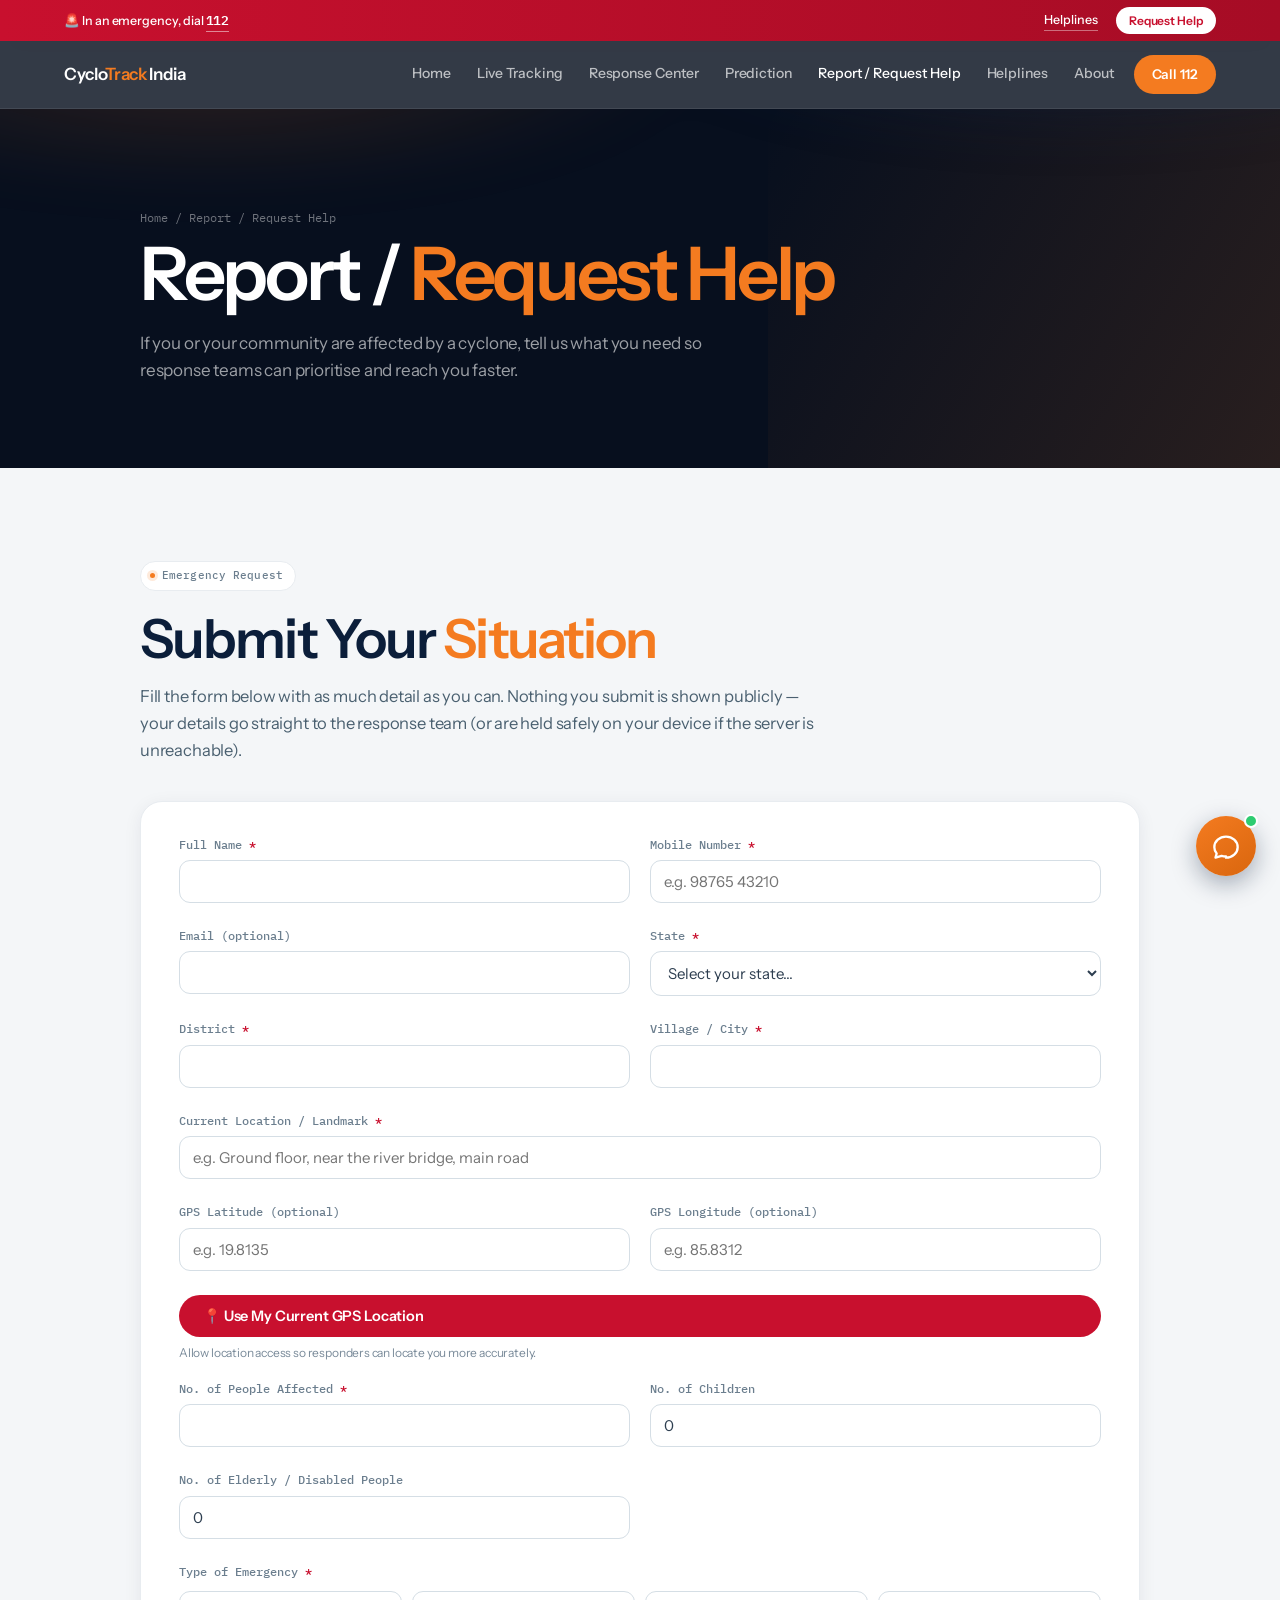
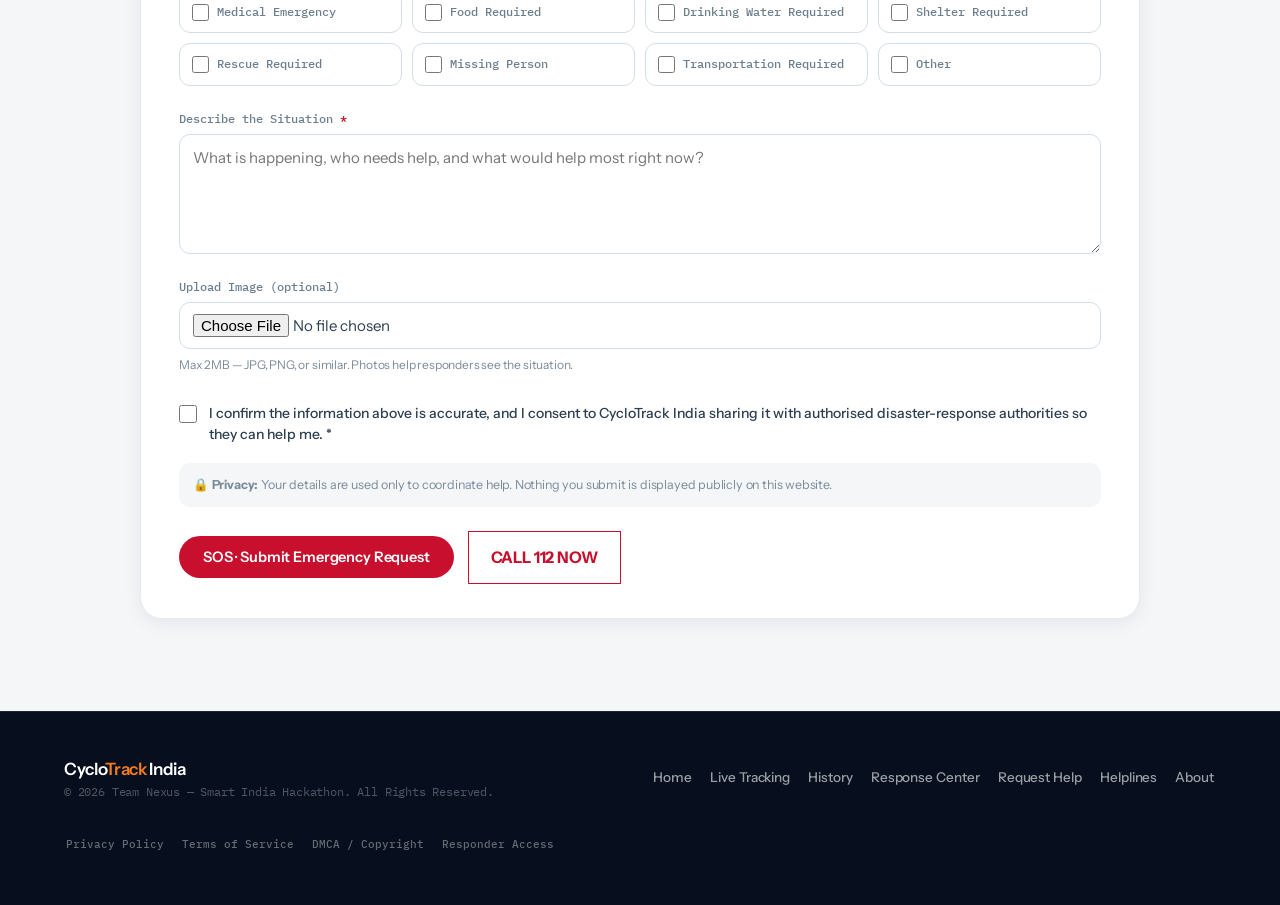
<file: frontend/report.html>
<!DOCTYPE html>
<html lang="en">

<head>
    <meta charset="UTF-8">
    <meta name="viewport" content="width=device-width, initial-scale=1.0">
    <title>Report / Request Help — CycloTrack India</title>
    <meta name="description" content="Cyclone-affected? Submit an emergency help request with CycloTrack India — medical, food, water, shelter, rescue, and more.">
    <link rel="preconnect" href="https://fonts.googleapis.com"><link rel="preconnect" href="https://fonts.gstatic.com" crossorigin>
    <link href="https://fonts.googleapis.com/css2?family=Instrument+Sans:wght@400;500;600;700&family=IBM+Plex+Mono:wght@400;500;600&display=swap" rel="stylesheet">
    <link rel="stylesheet" href="assets/chatbot.css">
    <link rel="stylesheet" href="assets/emergency.css">
    <link rel="stylesheet" href="assets/fx.css">
    <link rel="icon" type="image/svg+xml" href="assets/favicon.svg">
    <style>
        *,
        *::before,
        *::after {
            box-sizing: border-box;
            margin: 0;
            padding: 0;
        }

        :root {
            --navy: #0B1E3A;
            --navy-dark: #070F1E;
            --orange: #F47B20;
            --orange-dark: #D9660E;
            --white: #FFFFFF;
            --off-white: #F4F6F8;
            --text-body: #2D3E50;
            --font-head: 'Instrument Sans', sans-serif;
            --font-body: 'Instrument Sans', sans-serif;
        }

        html {
            scroll-behavior: smooth;
        }

        body {
            font-family: var(--font-body);
            color: var(--text-body);
            background: var(--white);
            line-height: 1.6;
            font-size: 16px;
        }

        header {
            background: var(--navy-dark);
            padding: 0 5%;
            display: flex;
            align-items: center;
            justify-content: space-between;
            height: 64px;
            position: sticky;
            top: 0;
            z-index: 100;
            border-bottom: 2px solid var(--orange);
        }

        .logo {
            font-family: var(--font-head);
            font-weight: 800;
            font-size: 22px;
            color: var(--white);
            letter-spacing: .5px;
            text-decoration: none;
        }

        .logo span {
            color: var(--orange);
        }

        nav {
            display: flex;
            gap: 22px;
            align-items: center;
        }

        nav a {
            font-family: var(--font-head);
            font-size: 15px;
            font-weight: 600;
            letter-spacing: .5px;
            color: rgba(255, 255, 255, .72);
            text-decoration: none;
            text-transform: uppercase;
            position: relative;
            padding: 6px 2px 8px;
            white-space: nowrap;
            transition: color .25s ease;
        }

        nav a::after {
            content: '';
            position: absolute;
            left: 50%;
            right: 50%;
            bottom: 0;
            height: 2px;
            background: var(--orange);
            transition: left .25s ease, right .25s ease;
        }

        nav a:hover,
        nav a.active {
            color: var(--orange);
        }

        nav a:hover::after,
        nav a.active::after {
            left: 0;
            right: 0;
        }

        .header-cta {
            background: var(--orange);
            color: var(--white);
            font-family: var(--font-head);
            font-weight: 700;
            font-size: 14px;
            letter-spacing: .8px;
            text-transform: uppercase;
            padding: 9px 20px;
            text-decoration: none;
        }

        .header-cta:hover {
            background: var(--orange-dark);
        }

        .header-right {
            display: flex;
            align-items: center;
            gap: 18px;
        }

        @media (min-width: 1025px) and (max-width: 1180px) {
            nav.main-nav {
                gap: 15px;
            }
            nav.main-nav a {
                font-size: 14px;
            }
        }

        section {
            padding: 62px 5%;
        }

        .section-inner {
            max-width: 1000px;
            margin: 0 auto;
        }

        .section-tag {
            font-family: var(--font-head);
            font-size: 11px;
            letter-spacing: 3.5px;
            text-transform: uppercase;
            color: var(--orange);
            font-weight: 700;
            margin-bottom: 12px;
            display: flex;
            align-items: center;
            gap: 10px;
        }

        .section-tag::before {
            content: '';
            width: 20px;
            height: 2px;
            background: var(--orange);
        }

        .section-h2 {
            font-family: var(--font-head);
            font-weight: 800;
            font-size: clamp(28px, 4vw, 42px);
            text-transform: uppercase;
            color: var(--navy);
            line-height: 1.0;
            margin-bottom: 14px;
        }

        .section-h2 em {
            color: var(--orange);
            font-style: normal;
        }

        .section-lead {
            font-size: 15.5px;
            color: #4A6070;
            max-width: 640px;
            line-height: 1.7;
        }

        .page-hero {
            background: var(--navy-dark);
            padding: 46px 5%;
            position: relative;
            overflow: hidden;
        }

        .page-hero::before {
            content: '';
            position: absolute;
            top: 0;
            right: 0;
            width: 40%;
            height: 100%;
            background: linear-gradient(120deg, transparent, rgba(244, 123, 32, .14));
        }

        .page-hero-inner {
            position: relative;
            z-index: 2;
            max-width: 1000px;
            margin: 0 auto;
        }

        .breadcrumb {
            font-family: var(--font-head);
            font-size: 12px;
            letter-spacing: 2px;
            text-transform: uppercase;
            color: rgba(255, 255, 255, .45);
            margin-bottom: 10px;
        }

        .page-hero-h1 {
            font-family: var(--font-head);
            font-weight: 800;
            font-size: clamp(34px, 4.6vw, 54px);
            color: var(--white);
            text-transform: uppercase;
            line-height: .98;
            margin-bottom: 12px;
        }

        .page-hero-h1 em {
            color: var(--orange);
            font-style: normal;
        }

        .page-hero-sub {
            font-size: 15.5px;
            color: rgba(255, 255, 255, .6);
            max-width: 620px;
        }
        .form-page-bg {
            background: var(--off-white);
            min-height: 60vh;
        }

        .hamburger {
            display: none;
            flex-direction: column;
            justify-content: center;
            gap: 5px;
            width: 32px;
            height: 32px;
            background: transparent;
            border: none;
            cursor: pointer;
            padding: 0;
        }

        .hamburger span {
            display: block;
            width: 22px;
            height: 2px;
            background: var(--white);
            transition: .2s;
        }

        .hamburger.open span:nth-child(1) {
            transform: translateY(7px) rotate(45deg);
        }

        .hamburger.open span:nth-child(2) {
            opacity: 0;
        }

        .hamburger.open span:nth-child(3) {
            transform: translateY(-7px) rotate(-45deg);
        }

        .mobile-menu {
            position: fixed;
            top: 64px;
            left: 0;
            right: 0;
            background: var(--navy-dark);
            border-bottom: 2px solid var(--orange);
            z-index: 99;
            max-height: 0;
            overflow: hidden;
            opacity: 0;
            visibility: hidden;
            transform: translateY(-10px);
            transition: max-height .32s ease, opacity .28s ease, transform .28s ease, visibility .28s;
        }

        .mobile-menu.open {
            max-height: 560px;
            opacity: 1;
            visibility: visible;
            transform: translateY(0);
        }

        .mobile-menu a {
            font-family: var(--font-head);
            font-size: 16px;
            font-weight: 600;
            letter-spacing: .5px;
            color: rgba(255, 255, 255, .78);
            text-decoration: none;
            text-transform: uppercase;
            padding: 16px 5%;
            border-bottom: 1px solid rgba(255, 255, 255, .08);
            display: block;
        }

        .mobile-menu a.active {
            color: var(--orange);
        }

        @media (max-width: 1024px) {
            nav.main-nav {
                display: none;
            }
            .header-cta {
                display: none;
            }
            .hamburger {
                display: flex;
            }
        }

        @media (min-width: 1025px) {
            nav.main-nav {
                display: flex;
            }
            .hamburger {
                display: none;
            }
            .mobile-menu {
                display: none;
            }
        }
        /* __FOOTER_CSS__ */
        footer {
            background: var(--navy-dark);
            padding: 36px 5%;
            border-top: 2px solid var(--orange);
        }

        .footer-inner {
            max-width: 1200px;
            margin: 0 auto;
            display: flex;
            justify-content: space-between;
            align-items: center;
            flex-wrap: wrap;
            gap: 16px;
        }

        .footer-logo {
            font-family: var(--font-head);
            font-size: 19px;
            font-weight: 800;
            color: var(--white);
        }

        .footer-logo span {
            color: var(--orange);
        }

        .footer-copy {
            font-size: 12px;
            color: rgba(255, 255, 255, .3);
        }

        .footer-nav {
            display: flex;
            flex-wrap: wrap;
            gap: 14px;
            align-items: center;
        }

        .footer-nav a {
            color: rgba(255, 255, 255, .6);
            text-decoration: none;
            font-size: 13px;
            text-transform: uppercase;
            font-family: var(--font-head);
            letter-spacing: .5px;
        }

        .footer-nav a:hover {
            color: var(--orange);
        }
    </style>
<link rel="stylesheet" href="assets/theme.css">
</head>

<body id="top">
<script src="assets/fx.js"></script>
    <a class="skip-link" href="#main">Skip to main content</a>

    <div class="emergency-bar" role="region" aria-label="Emergency information">
        <span>🚨 In an emergency, dial <a href="tel:112" class="eb-dial">112</a></span>
        <span class="eb-links">
            <a href="helplines.html">Helplines</a>
            <a href="report.html" class="eb-cta">Request Help</a>
        </span>
    </div>

    <header>
        <a href="index.html" class="logo">Cyclo<span>Track</span> India</a>
        <div class="header-right">
            <nav class="main-nav" aria-label="Primary">
                <a href="index.html">Home</a>
                <a href="cyclone_region.html">Live Tracking</a>
                <a href="response-center.html">Response Center</a>
                <a href="cyclone_region.html#evolution">Prediction</a>
                <a href="report.html" class="active">Report / Request Help</a>
                <a href="helplines.html">Helplines</a>
                <a href="about.html">About</a>
            </nav>
            <a href="tel:112" class="header-cta">Call 112</a>
            <button class="hamburger" id="hamburgerBtn" aria-label="Open menu" aria-expanded="false"><span></span><span></span><span></span></button>
        </div>
    </header>
    <div class="mobile-menu" id="mobileMenu">
        <a href="index.html">Home</a>
        <a href="cyclone_region.html">Live Tracking</a>
        <a href="cyclone_region.html#evolution">Prediction</a>
        <a href="report.html" class="active">Report / Request Help</a>
        <a href="helplines.html">Helplines</a>
        <a href="about.html">About</a>
    </div>

    <div class="page-hero">
        <div class="page-hero-inner">
            <p class="breadcrumb">Home <span>/</span> Report / Request Help</p>
            <h1 class="page-hero-h1">Report / <em>Request Help</em></h1>
            <p class="page-hero-sub">If you or your community are affected by a cyclone, tell us what you need so
                response teams can prioritise and reach you faster.</p>
        </div>
    </div>
<section class="form-page-bg" id="main">
        <div class="section-inner report-shell">
            <span class="section-tag">Emergency Request</span>
            <h2 class="section-h2">Submit Your <em>Situation</em></h2>
            <p class="section-lead">Fill the form below with as much detail as you can. Nothing you submit is shown
                publicly — your details go straight to the response team (or are held safely on your device if the
                server is unreachable).</p>

            <div class="report-card">
                <form id="helpRequestForm" novalidate>
                    <div class="report-grid">
                        <div class="report-field">
                            <label for="fullName">Full Name <span class="req" aria-hidden="true">*</span></label>
                            <input type="text" id="fullName" name="fullName" autocomplete="name" maxlength="120" required aria-required="true">
                            <span class="field-error" id="fullNameError" aria-live="polite"></span>
                        </div>
                        <div class="report-field">
                            <label for="mobile">Mobile Number <span class="req" aria-hidden="true">*</span></label>
                            <input type="tel" id="mobile" name="mobile" autocomplete="tel" inputmode="tel" maxlength="20" placeholder="e.g. 98765 43210" required aria-required="true">
                            <span class="field-error" id="mobileError" aria-live="polite"></span>
                        </div>
                        <div class="report-field">
                            <label for="email">Email (optional)</label>
                            <input type="email" id="email" name="email" autocomplete="email" maxlength="120">
                            <span class="field-error" id="emailError" aria-live="polite"></span>
                        </div>
                        <div class="report-field">
                            <label for="state">State <span class="req" aria-hidden="true">*</span></label>
                            <select id="state" name="state" required aria-required="true">
                                <option value="">Select your state…</option>
                            </select>
                            <span class="field-error" id="stateError" aria-live="polite"></span>
                        </div>
                        <div class="report-field">
                            <label for="district">District <span class="req" aria-hidden="true">*</span></label>
                            <input type="text" id="district" name="district" maxlength="120" required aria-required="true">
                            <span class="field-error" id="districtError" aria-live="polite"></span>
                        </div>
                        <div class="report-field">
                            <label for="villageCity">Village / City <span class="req" aria-hidden="true">*</span></label>
                            <input type="text" id="villageCity" name="villageCity" maxlength="140" required aria-required="true">
                            <span class="field-error" id="villageCityError" aria-live="polite"></span>
                        </div>
                        <div class="report-field full">
                            <label for="currentLocation">Current Location / Landmark <span class="req" aria-hidden="true">*</span></label>
                            <input type="text" id="currentLocation" name="currentLocation" maxlength="400" placeholder="e.g. Ground floor, near the river bridge, main road" required aria-required="true">
                            <span class="field-error" id="currentLocationError" aria-live="polite"></span>
                        </div>
                        <div class="report-field">
                            <label for="latitude">GPS Latitude (optional)</label>
                            <input type="number" id="latitude" name="latitude" step="any" min="-90" max="90" placeholder="e.g. 19.8135">
                            <span class="field-error" id="latitudeError" aria-live="polite"></span>
                        </div>
                        <div class="report-field">
                            <label for="longitude">GPS Longitude (optional)</label>
                            <input type="number" id="longitude" name="longitude" step="any" min="-180" max="180" placeholder="e.g. 85.8312">
                            <span class="field-error" id="longitudeError" aria-live="polite"></span>
                        </div>
                        <div class="report-field full">
                            <button type="button" class="btn-emergency" id="getGpsBtn" style="border:0;cursor:pointer;">📍 Use My Current GPS Location</button>
                            <span class="hint" id="gpsStatus">Allow location access so responders can locate you more accurately.</span>
                        </div>
                        <div class="report-field">
                            <label for="peopleAffected">No. of People Affected <span class="req" aria-hidden="true">*</span></label>
                            <input type="number" id="peopleAffected" name="peopleAffected" min="1" step="1" inputmode="numeric" required aria-required="true">
                            <span class="field-error" id="peopleAffectedError" aria-live="polite"></span>
                        </div>
                        <div class="report-field">
                            <label for="children">No. of Children</label>
                            <input type="number" id="children" name="children" min="0" step="1" inputmode="numeric" value="0">
                            <span class="field-error" id="childrenError" aria-live="polite"></span>
                        </div>
                        <div class="report-field">
                            <label for="elderlyDisabled">No. of Elderly / Disabled People</label>
                            <input type="number" id="elderlyDisabled" name="elderlyDisabled" min="0" step="1" inputmode="numeric" value="0">
                            <span class="field-error" id="elderlyDisabledError" aria-live="polite"></span>
                        </div>
                        <div class="report-field full">
                            <label id="emergencyTypesLabel">Type of Emergency <span class="req" aria-hidden="true">*</span></label>
                            <div class="report-types" role="group" aria-labelledby="emergencyTypesLabel">
                                <label class="pt-chip"><input type="checkbox" name="emergencyTypes" value="Medical Emergency"> Medical Emergency</label>
                                <label class="pt-chip"><input type="checkbox" name="emergencyTypes" value="Food Required"> Food Required</label>
                                <label class="pt-chip"><input type="checkbox" name="emergencyTypes" value="Drinking Water Required"> Drinking Water Required</label>
                                <label class="pt-chip"><input type="checkbox" name="emergencyTypes" value="Shelter Required"> Shelter Required</label>
                                <label class="pt-chip"><input type="checkbox" name="emergencyTypes" value="Rescue Required"> Rescue Required</label>
                                <label class="pt-chip"><input type="checkbox" name="emergencyTypes" value="Missing Person"> Missing Person</label>
                                <label class="pt-chip"><input type="checkbox" name="emergencyTypes" value="Transportation Required"> Transportation Required</label>
                                <label class="pt-chip"><input type="checkbox" name="emergencyTypes" value="Other"> Other</label>
                            </div>
                            <span class="field-error" id="emergencyTypesError" aria-live="polite"></span>
                        </div>
                        <div class="report-field full">
                            <label for="description">Describe the Situation <span class="req" aria-hidden="true">*</span></label>
                            <textarea id="description" name="description" maxlength="3000" placeholder="What is happening, who needs help, and what would help most right now?" required aria-required="true"></textarea>
                            <span class="field-error" id="descriptionError" aria-live="polite"></span>
                        </div>
                        <div class="report-field full">
                            <label for="imageFile">Upload Image (optional)</label>
                            <input type="file" id="imageFile" name="imageFile" accept="image/*">
                            <span class="hint">Max 2MB — JPG, PNG, or similar. Photos help responders see the situation.</span>
                            <div class="image-preview"><img id="imagePreview" alt="Preview of the photo you are uploading"></div>
                        </div>
                        <div class="report-consent">
                            <label for="consent">
                                <input type="checkbox" id="consent" name="consent" required aria-required="true">
                                <span>I confirm the information above is accurate, and I consent to CycloTrack India
                                    sharing it with authorised disaster-response authorities so they can help me.
                                    <span class="req" aria-hidden="true">*</span></span>
                            </label>
                            <span class="field-error" id="consentError" aria-live="polite"></span>
                        </div>
                        <div class="report-privacy-note">
                            🔒 <strong>Privacy:</strong> Your details are used only to coordinate help. Nothing you
                            submit is displayed publicly on this website.
                        </div>
                        <div class="submit-row">
                            <input type="submit" class="btn-emergency" id="submitBtn" value="SOS · Submit Emergency Request">
                            <a href="tel:112" style="color:#C8102E;border:1.5px solid #C8102E;font-family:var(--font-head);font-weight:700;text-transform:uppercase;text-decoration:none;padding:13px 22px;">Call 112 Now</a>
                        </div>
                        <div class="report-msg" id="reportMsg" aria-live="polite"></div>
                    </div>
                </form>
            </div>
        </div>
    </section>
    <footer>
        <div class="footer-inner">
            <div>
                <div class="footer-logo">Cyclo<span>Track</span> India</div>
                <p class="footer-copy">&copy; 2026 Team Nexus — Smart India Hackathon. All Rights Reserved.</p>
            </div>
            <nav class="footer-nav" aria-label="Footer">
                <a href="index.html">Home</a>
                <a href="cyclone_region.html">Live Tracking</a>
                <a href="history.html">History</a>
                <a href="response-center.html">Response Center</a>
                <a href="report.html">Request Help</a>
                <a href="helplines.html">Helplines</a>
                <a href="about.html">About</a>
            </nav>
            <nav class="footer-legal" aria-label="Legal">
                <a href="privacy.html">Privacy Policy</a>
                <a href="terms.html">Terms of Service</a>
                <a href="dmca.html">DMCA / Copyright</a>
                <a href="responder.html">Responder Access</a>
            </nav>
        </div>
    </footer>

    <script>
        (function () {
            var btn = document.getElementById('hamburgerBtn');
            var menu = document.getElementById('mobileMenu');
            if (!btn || !menu) return;
            btn.addEventListener('click', function () {
                var open = menu.classList.toggle('open');
                btn.classList.toggle('open');
                btn.setAttribute('aria-expanded', open ? 'true' : 'false');
            });
            menu.querySelectorAll('a').forEach(function (a) {
                a.addEventListener('click', function () {
                    btn.classList.remove('open');
                    menu.classList.remove('open');
                    btn.setAttribute('aria-expanded', 'false');
                });
            });
        })();
    </script>
    <script src="assets/helpreport.js" defer></script>
    <script src="assets/chatbot.js" defer></script>
</body>
</html>
</file>
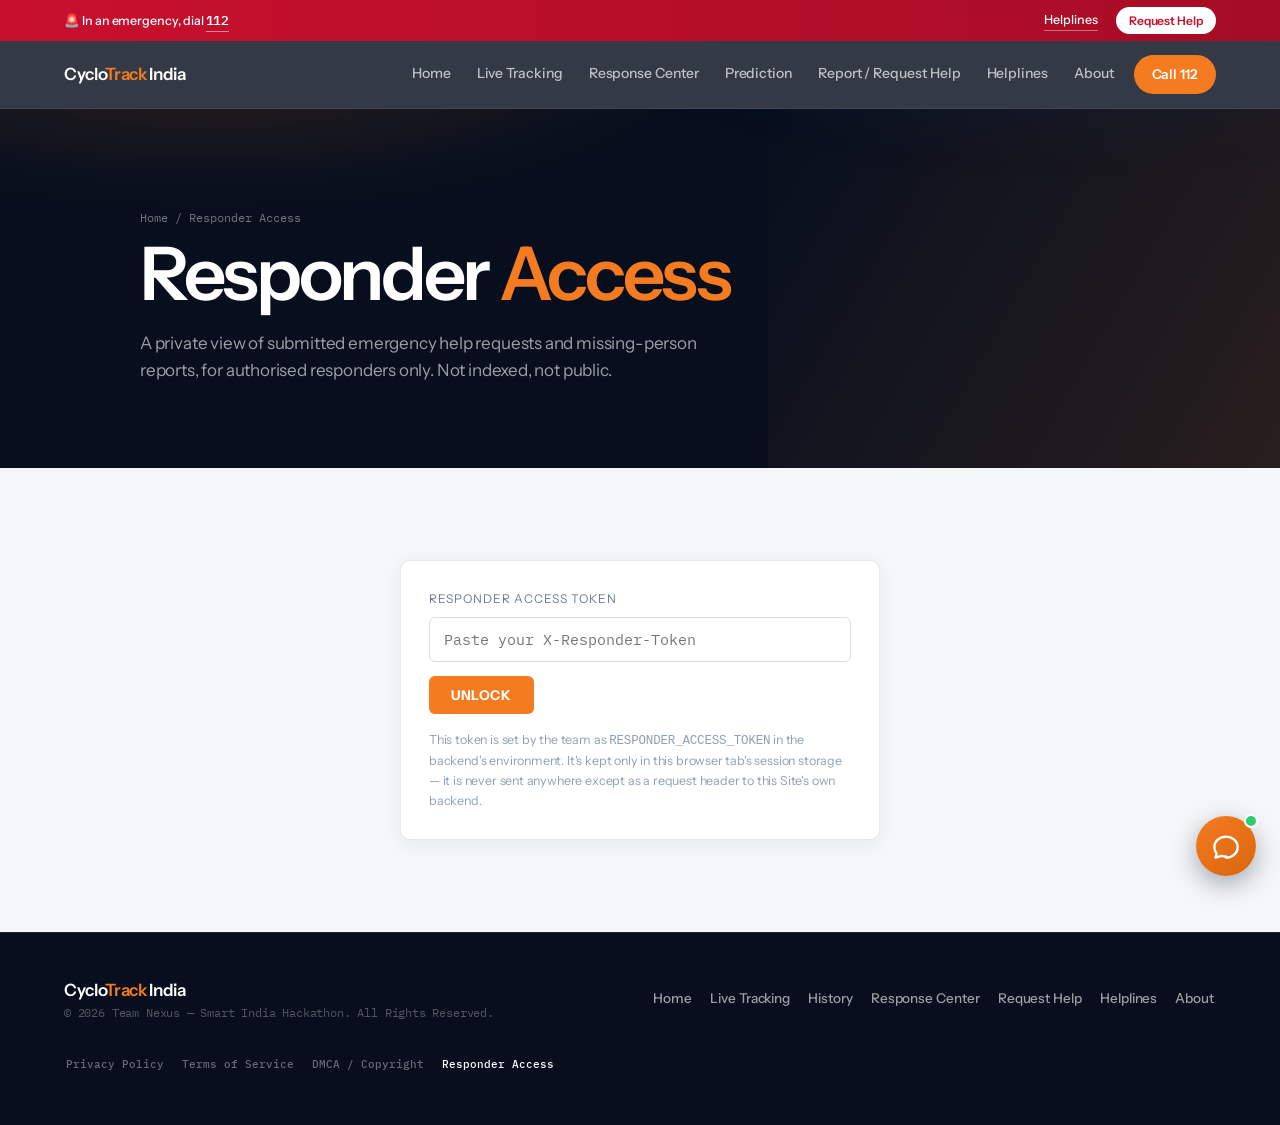
<file: frontend/responder.html>
<!DOCTYPE html>
<html lang="en">

<head>
    <meta charset="UTF-8">
    <meta name="viewport" content="width=device-width, initial-scale=1.0">
    <title>Responder Access — CycloTrack India</title>
    <meta name="description" content="Token-gated view of submitted emergency help requests and missing-person reports, for authorised responders only.">
    <meta name="robots" content="noindex, nofollow">
    <link rel="preconnect" href="https://fonts.googleapis.com"><link rel="preconnect" href="https://fonts.gstatic.com" crossorigin>
    <link href="https://fonts.googleapis.com/css2?family=Instrument+Sans:wght@400;500;600;700&family=IBM+Plex+Mono:wght@400;500;600&display=swap" rel="stylesheet">
    <link rel="stylesheet" href="assets/chatbot.css">
    <link rel="stylesheet" href="assets/emergency.css">
    <link rel="stylesheet" href="assets/fx.css">
    <link rel="icon" type="image/svg+xml" href="assets/favicon.svg">
    <style>
        *, *::before, *::after { box-sizing: border-box; margin: 0; padding: 0; }
        :root {
            --navy: #0B1E3A; --navy-dark: #070F1E; --orange: #F47B20; --orange-dark: #D9660E;
            --white: #FFFFFF; --off-white: #F4F6F8; --text-body: #2D3E50;
            --font-head: 'Instrument Sans', sans-serif; --font-body: 'Instrument Sans', sans-serif;
        }
        html { scroll-behavior: smooth; }
        body { font-family: var(--font-body); color: var(--text-body); background: var(--white); line-height: 1.6; font-size: 16px; }
        header { background: var(--navy-dark); padding: 0 5%; display: flex; align-items: center; justify-content: space-between; height: 64px; position: sticky; top: 0; z-index: 100; border-bottom: 2px solid var(--orange); }
        .logo { font-family: var(--font-head); font-weight: 800; font-size: 22px; color: var(--white); letter-spacing: .5px; text-decoration: none; }
        .logo span { color: var(--orange); }
        nav { display: flex; gap: 22px; align-items: center; }
        nav a { font-family: var(--font-head); font-size: 15px; font-weight: 600; letter-spacing: .5px; color: rgba(255,255,255,.72); text-decoration: none; text-transform: uppercase; position: relative; padding: 6px 2px 8px; white-space: nowrap; transition: color .25s ease; }
        nav a::after { content: ''; position: absolute; left: 50%; right: 50%; bottom: 0; height: 2px; background: var(--orange); transition: left .25s ease, right .25s ease; }
        nav a:hover, nav a.active { color: var(--orange); }
        nav a:hover::after, nav a.active::after { left: 0; right: 0; }
        .header-cta { background: var(--orange); color: var(--white); font-family: var(--font-head); font-weight: 700; font-size: 14px; letter-spacing: .8px; text-transform: uppercase; padding: 9px 20px; text-decoration: none; }
        .header-cta:hover { background: var(--orange-dark); }
        .header-right { display: flex; align-items: center; gap: 18px; }
        @media (min-width: 1025px) and (max-width: 1180px) { nav.main-nav { gap: 15px; } nav.main-nav a { font-size: 14px; } }
        section { padding: 48px 5% 80px; }
        .section-inner { max-width: 1000px; margin: 0 auto; }
        .page-hero { background: var(--navy-dark); padding: 46px 5%; position: relative; overflow: hidden; }
        .page-hero::before { content: ''; position: absolute; top: 0; right: 0; width: 40%; height: 100%; background: linear-gradient(120deg, transparent, rgba(244,123,32,.14)); }
        .page-hero-inner { position: relative; z-index: 2; max-width: 1000px; margin: 0 auto; }
        .breadcrumb { font-family: var(--font-head); font-size: 12px; letter-spacing: 2px; text-transform: uppercase; color: rgba(255,255,255,.45); margin-bottom: 10px; }
        .page-hero-h1 { font-family: var(--font-head); font-weight: 800; font-size: clamp(30px, 4.6vw, 46px); color: var(--white); text-transform: uppercase; line-height: .98; margin-bottom: 10px; }
        .page-hero-h1 em { color: var(--orange); font-style: normal; }
        .page-hero-sub { font-size: 14.5px; color: rgba(255,255,255,.55); max-width: 640px; }
        .form-page-bg { background: var(--off-white); min-height: 50vh; }
        .hamburger { display: none; flex-direction: column; justify-content: center; gap: 5px; width: 32px; height: 32px; background: transparent; border: none; cursor: pointer; padding: 0; }
        .hamburger span { display: block; width: 22px; height: 2px; background: var(--white); transition: .2s; }
        .hamburger.open span:nth-child(1) { transform: translateY(7px) rotate(45deg); }
        .hamburger.open span:nth-child(2) { opacity: 0; }
        .hamburger.open span:nth-child(3) { transform: translateY(-7px) rotate(-45deg); }
        .mobile-menu { position: fixed; top: 64px; left: 0; right: 0; background: var(--navy-dark); border-bottom: 2px solid var(--orange); z-index: 99; max-height: 0; overflow: hidden; opacity: 0; visibility: hidden; transform: translateY(-10px); transition: max-height .32s ease, opacity .28s ease, transform .28s ease, visibility .28s; }
        .mobile-menu.open { max-height: 560px; opacity: 1; visibility: visible; transform: translateY(0); }
        .mobile-menu a { font-family: var(--font-head); font-size: 16px; font-weight: 600; letter-spacing: .5px; color: rgba(255,255,255,.78); text-decoration: none; text-transform: uppercase; padding: 16px 5%; border-bottom: 1px solid rgba(255,255,255,.08); display: block; }
        .mobile-menu a.active { color: var(--orange); }
        @media (max-width: 1024px) { nav.main-nav { display: none; } .header-cta { display: none; } .hamburger { display: flex; } }
        @media (min-width: 1025px) { nav.main-nav { display: flex; } .hamburger { display: none; } .mobile-menu { display: none; } }
        footer { background: var(--navy-dark); padding: 36px 5%; border-top: 2px solid var(--orange); }
        .footer-inner { max-width: 1200px; margin: 0 auto; display: flex; justify-content: space-between; align-items: center; flex-wrap: wrap; gap: 16px; }
        .footer-logo { font-family: var(--font-head); font-size: 19px; font-weight: 800; color: var(--white); }
        .footer-logo span { color: var(--orange); }
        .footer-copy { font-size: 12px; color: rgba(255,255,255,.3); }
        .footer-nav { display: flex; flex-wrap: wrap; gap: 14px; align-items: center; }
        .footer-nav a { color: rgba(255,255,255,.6); text-decoration: none; font-size: 13px; text-transform: uppercase; font-family: var(--font-head); letter-spacing: .5px; }
        .footer-nav a:hover { color: var(--orange); }

        /* ---- Responder portal ---- */
        .rp-gate { max-width: 480px; margin: 0 auto; background: var(--white); border: 1px solid #E3E9EE; border-radius: 10px; padding: 28px; box-shadow: 0 4px 18px rgba(11,30,58,.06); }
        .rp-gate label { display: block; font-family: var(--font-head); font-size: 12px; letter-spacing: 1px; text-transform: uppercase; color: #6B7E8E; margin-bottom: 8px; }
        .rp-gate input { width: 100%; padding: 12px 14px; border: 1px solid #D5DEE5; border-radius: 6px; font-size: 15px; margin-bottom: 14px; font-family: var(--font-mono, monospace); }
        .rp-gate input:focus { outline: 2px solid var(--orange); outline-offset: 1px; border-color: var(--orange); }
        .rp-btn { display: inline-flex; align-items: center; gap: 8px; background: var(--orange); color: var(--white); border: none; font-family: var(--font-head); font-weight: 700; font-size: 13.5px; letter-spacing: .6px; text-transform: uppercase; padding: 11px 22px; border-radius: 6px; cursor: pointer; transition: background .18s ease, transform .16s ease; }
        .rp-btn:hover { background: var(--orange-dark); }
        .rp-btn:active { transform: scale(.97); }
        .rp-btn.ghost { background: transparent; color: var(--navy); border: 1px solid #D5DEE5; }
        .rp-msg { margin-top: 14px; font-size: 13.5px; padding: 10px 12px; border-radius: 6px; display: none; }
        .rp-msg.show { display: block; }
        .rp-msg.error { background: #FDECEC; color: #7A1620; }
        .rp-msg.warn { background: #FFF4E9; color: #6B4A1E; }
        .rp-toolbar { display: flex; align-items: center; justify-content: space-between; flex-wrap: wrap; gap: 12px; margin-bottom: 22px; }
        .rp-toolbar h2 { font-family: var(--font-head); font-size: 15px; text-transform: uppercase; letter-spacing: .6px; color: var(--navy); }
        .rp-panel { background: var(--white); border: 1px solid #E3E9EE; border-radius: 10px; padding: 22px; margin-bottom: 24px; }
        .rp-panel-head { display: flex; align-items: baseline; justify-content: space-between; margin-bottom: 14px; }
        .rp-panel-head h3 { font-family: var(--font-head); font-size: 17px; color: var(--navy); }
        .rp-count { font-family: var(--font-mono, monospace); font-size: 12px; color: #8FA1B0; }
        .rp-card { border: 1px solid #E9EEF2; border-radius: 8px; padding: 14px 16px; margin-bottom: 10px; }
        .rp-card:last-child { margin-bottom: 0; }
        .rp-card-head { display: flex; justify-content: space-between; gap: 10px; font-family: var(--font-mono, monospace); font-size: 11.5px; color: #6B7E8E; margin-bottom: 8px; }
        .rp-card-head b { color: var(--orange-dark); }
        .rp-field { font-size: 13.5px; margin-bottom: 3px; }
        .rp-field b { color: var(--navy); font-weight: 600; }
        .rp-empty { color: #8FA1B0; font-size: 14px; padding: 20px 0; text-align: center; }
        .rp-photo { max-width: 160px; border-radius: 6px; margin-top: 8px; display: block; }
        [hidden] { display: none !important; }
    </style>
    <link rel="stylesheet" href="assets/theme.css">
</head>
<body id="top">
<script src="assets/fx.js"></script>
    <a class="skip-link" href="#main">Skip to main content</a>

    <div class="emergency-bar" role="region" aria-label="Emergency information">
        <span>🚨 In an emergency, dial <a href="tel:112" class="eb-dial">112</a></span>
        <span class="eb-links">
            <a href="helplines.html">Helplines</a>
            <a href="report.html" class="eb-cta">Request Help</a>
        </span>
    </div>

    <header>
        <a href="index.html" class="logo">Cyclo<span>Track</span> India</a>
        <div class="header-right">
            <nav class="main-nav" aria-label="Primary">
                <a href="index.html">Home</a>
                <a href="cyclone_region.html">Live Tracking</a>
                <a href="response-center.html">Response Center</a>
                <a href="cyclone_region.html#evolution">Prediction</a>
                <a href="report.html">Report / Request Help</a>
                <a href="helplines.html">Helplines</a>
                <a href="about.html">About</a>
            </nav>
            <a href="tel:112" class="header-cta">Call 112</a>
            <button class="hamburger" id="hamburgerBtn" aria-label="Open menu" aria-expanded="false"><span></span><span></span><span></span></button>
        </div>
    </header>
    <div class="mobile-menu" id="mobileMenu">
        <a href="index.html">Home</a>
        <a href="cyclone_region.html">Live Tracking</a>
        <a href="cyclone_region.html#evolution">Prediction</a>
        <a href="report.html">Report / Request Help</a>
        <a href="helplines.html">Helplines</a>
        <a href="about.html">About</a>
    </div>

    <div class="page-hero">
        <div class="page-hero-inner">
            <p class="breadcrumb">Home <span>/</span> Responder Access</p>
            <h1 class="page-hero-h1">Responder <em>Access</em></h1>
            <p class="page-hero-sub">A private view of submitted emergency help requests and missing-person reports, for authorised responders only. Not indexed, not public.</p>
        </div>
    </div>

    <section class="form-page-bg" id="main">
        <div class="section-inner">

            <div class="rp-gate" id="rpGate">
                <label for="rpToken">Responder access token</label>
                <input id="rpToken" type="password" autocomplete="off" placeholder="Paste your X-Responder-Token">
                <button class="rp-btn" id="rpUnlock">Unlock</button>
                <div class="rp-msg" id="rpGateMsg"></div>
                <p style="margin-top:16px;font-size:12.5px;color:#8FA1B0;">This token is set by the team as <code>RESPONDER_ACCESS_TOKEN</code> in the backend's environment. It's kept only in this browser tab's session storage — it is never sent anywhere except as a request header to this Site's own backend.</p>
            </div>

            <div id="rpApp" hidden>
                <div class="rp-toolbar">
                    <h2>Signed in as responder</h2>
                    <div>
                        <button class="rp-btn ghost" id="rpRefresh">↻ Refresh</button>
                        <button class="rp-btn ghost" id="rpLock">Lock</button>
                    </div>
                </div>

                <div class="rp-panel">
                    <div class="rp-panel-head">
                        <h3>🆘 Emergency Help Requests</h3>
                        <span class="rp-count" id="hrCount"></span>
                    </div>
                    <div id="hrList"><p class="rp-empty">Loading…</p></div>
                </div>

                <div class="rp-panel">
                    <div class="rp-panel-head">
                        <h3>👤 Missing Person Reports</h3>
                        <span class="rp-count" id="mpCount"></span>
                    </div>
                    <div id="mpList"><p class="rp-empty">Loading…</p></div>
                </div>
            </div>

        </div>
    </section>

    <footer>
        <div class="footer-inner">
            <div>
                <div class="footer-logo">Cyclo<span>Track</span> India</div>
                <p class="footer-copy">&copy; 2026 Team Nexus — Smart India Hackathon. All Rights Reserved.</p>
            </div>
            <nav class="footer-nav" aria-label="Footer">
                <a href="index.html">Home</a>
                <a href="cyclone_region.html">Live Tracking</a>
                <a href="history.html">History</a>
                <a href="response-center.html">Response Center</a>
                <a href="report.html">Request Help</a>
                <a href="helplines.html">Helplines</a>
                <a href="about.html">About</a>
            </nav>
            <nav class="footer-legal" aria-label="Legal">
                <a href="privacy.html">Privacy Policy</a>
                <a href="terms.html">Terms of Service</a>
                <a href="dmca.html">DMCA / Copyright</a>
                <a href="responder.html" class="active">Responder Access</a>
            </nav>
        </div>
    </footer>

    <script>
        (function () {
            var btn = document.getElementById('hamburgerBtn');
            var menu = document.getElementById('mobileMenu');
            if (!btn || !menu) return;
            btn.addEventListener('click', function () {
                var open = menu.classList.toggle('open');
                btn.classList.toggle('open');
                btn.setAttribute('aria-expanded', open ? 'true' : 'false');
            });
            menu.querySelectorAll('a').forEach(function (a) {
                a.addEventListener('click', function () {
                    btn.classList.remove('open');
                    menu.classList.remove('open');
                    btn.setAttribute('aria-expanded', 'false');
                });
            });
        })();
    </script>

    <script>
    (function () {
        "use strict";
        var API_BASE = (window.CYCLOTRACK_API_BASE || "http://localhost:8000").replace(/\/+$/, "");
        var TOKEN_KEY = "cyclotrack_responder_token";

        var gate = document.getElementById("rpGate");
        var app = document.getElementById("rpApp");
        var tokenInput = document.getElementById("rpToken");
        var gateMsg = document.getElementById("rpGateMsg");

        function esc(s) {
            return String(s == null ? "" : s).replace(/[&<>"']/g, function (c) {
                return { "&": "&amp;", "<": "&lt;", ">": "&gt;", '"': "&quot;", "'": "&#39;" }[c];
            });
        }
        function showGateMsg(type, text) {
            gateMsg.className = "rp-msg show " + type;
            gateMsg.textContent = text;
        }

        async function apiGet(path, token) {
            var res = await fetch(API_BASE + path, { headers: { "X-Responder-Token": token } });
            if (res.status === 503) throw new Error("Responder access isn't configured on this server yet (RESPONDER_ACCESS_TOKEN is unset).");
            if (res.status === 401) throw new Error("That token was rejected.");
            if (!res.ok) throw new Error("Server returned " + res.status);
            return res.json();
        }

        function renderHelpRequests(records) {
            var box = document.getElementById("hrList");
            document.getElementById("hrCount").textContent = records.length + " total";
            if (!records.length) { box.innerHTML = '<p class="rp-empty">No emergency requests yet.</p>'; return; }
            box.innerHTML = records.map(function (r) {
                var types = Array.isArray(r.emergency_types) ? r.emergency_types.join(", ") : "";
                return '<div class="rp-card">' +
                    '<div class="rp-card-head"><span><b>' + esc(r.id) + '</b> · ' + esc(r.created_at) + '</span><span>' + esc(types) + '</span></div>' +
                    '<div class="rp-field"><b>' + esc(r.full_name) + '</b> · ' + esc(r.mobile) + (r.email ? ' · ' + esc(r.email) : '') + '</div>' +
                    '<div class="rp-field">' + esc(r.village_city) + ', ' + esc(r.district) + ', ' + esc(r.state) + '</div>' +
                    '<div class="rp-field">Current location: ' + esc(r.current_location) + '</div>' +
                    '<div class="rp-field">People affected: ' + esc(r.people_affected) + ' (children: ' + esc(r.children || 0) + ', elderly/disabled: ' + esc(r.elderly_disabled || 0) + ')</div>' +
                    '<div class="rp-field">' + esc(r.description) + '</div>' +
                    (r.image ? '<img class="rp-photo" src="' + r.image + '" alt="Submitted photo">' : '') +
                    '</div>';
            }).join("");
        }

        function renderMissingPersons(records) {
            var box = document.getElementById("mpList");
            document.getElementById("mpCount").textContent = records.length + " total";
            if (!records.length) { box.innerHTML = '<p class="rp-empty">No missing-person reports yet.</p>'; return; }
            box.innerHTML = records.map(function (r) {
                return '<div class="rp-card">' +
                    '<div class="rp-card-head"><span><b>' + esc(r.id) + '</b> · ' + esc(r.created_at) + '</span><span>' + esc(r.status) + '</span></div>' +
                    '<div class="rp-field"><b>' + esc(r.name) + '</b>, age ' + esc(r.age) + (r.gender ? ' · ' + esc(r.gender) : '') + '</div>' +
                    '<div class="rp-field">Last seen: ' + esc(r.last_seen) + ' at ' + esc(r.location) + '</div>' +
                    '<div class="rp-field">' + esc(r.details) + '</div>' +
                    '<div class="rp-field">Contact: ' + esc(r.contact_name) + ' · ' + esc(r.contact_phone) + '</div>' +
                    (r.photo ? '<img class="rp-photo" src="' + r.photo + '" alt="Missing person photo">' : '') +
                    '</div>';
            }).join("");
        }

        async function loadAll(token) {
            document.getElementById("hrList").innerHTML = '<p class="rp-empty">Loading…</p>';
            document.getElementById("mpList").innerHTML = '<p class="rp-empty">Loading…</p>';
            if (typeof CycloLoader !== "undefined") CycloLoader.show("Loading responder inbox…");
            try {
                var hr = await apiGet("/api/help-requests/inbox", token);
                renderHelpRequests(hr.requests || []);
                var mp = await apiGet("/api/v1/missing-persons", token);
                renderMissingPersons(mp.reports || []);
            } catch (err) {
                document.getElementById("hrList").innerHTML = '<p class="rp-empty">' + esc(err.message) + '</p>';
                document.getElementById("mpList").innerHTML = '<p class="rp-empty">' + esc(err.message) + '</p>';
            } finally {
                if (typeof CycloLoader !== "undefined") CycloLoader.hide();
            }
        }

        function unlock() {
            var token = tokenInput.value.trim();
            if (!token) { showGateMsg("error", "Enter your responder access token."); return; }
            gate.hidden = true;
            app.hidden = false;
            try { sessionStorage.setItem(TOKEN_KEY, token); } catch (e) {}
            loadAll(token).catch(function () {});
        }

        function lock() {
            try { sessionStorage.removeItem(TOKEN_KEY); } catch (e) {}
            tokenInput.value = "";
            app.hidden = true;
            gate.hidden = false;
        }

        document.getElementById("rpUnlock").addEventListener("click", unlock);
        tokenInput.addEventListener("keydown", function (e) { if (e.key === "Enter") unlock(); });
        document.getElementById("rpLock").addEventListener("click", lock);
        document.getElementById("rpRefresh").addEventListener("click", function () {
            var t = sessionStorage.getItem(TOKEN_KEY);
            if (t) loadAll(t);
        });

        try {
            var saved = sessionStorage.getItem(TOKEN_KEY);
            if (saved) {
                tokenInput.value = saved;
                gate.hidden = true;
                app.hidden = false;
                loadAll(saved);
            }
        } catch (e) {}
    })();
    </script>
    <script src="assets/chatbot.js" defer></script>
</body>
</html>
</file>
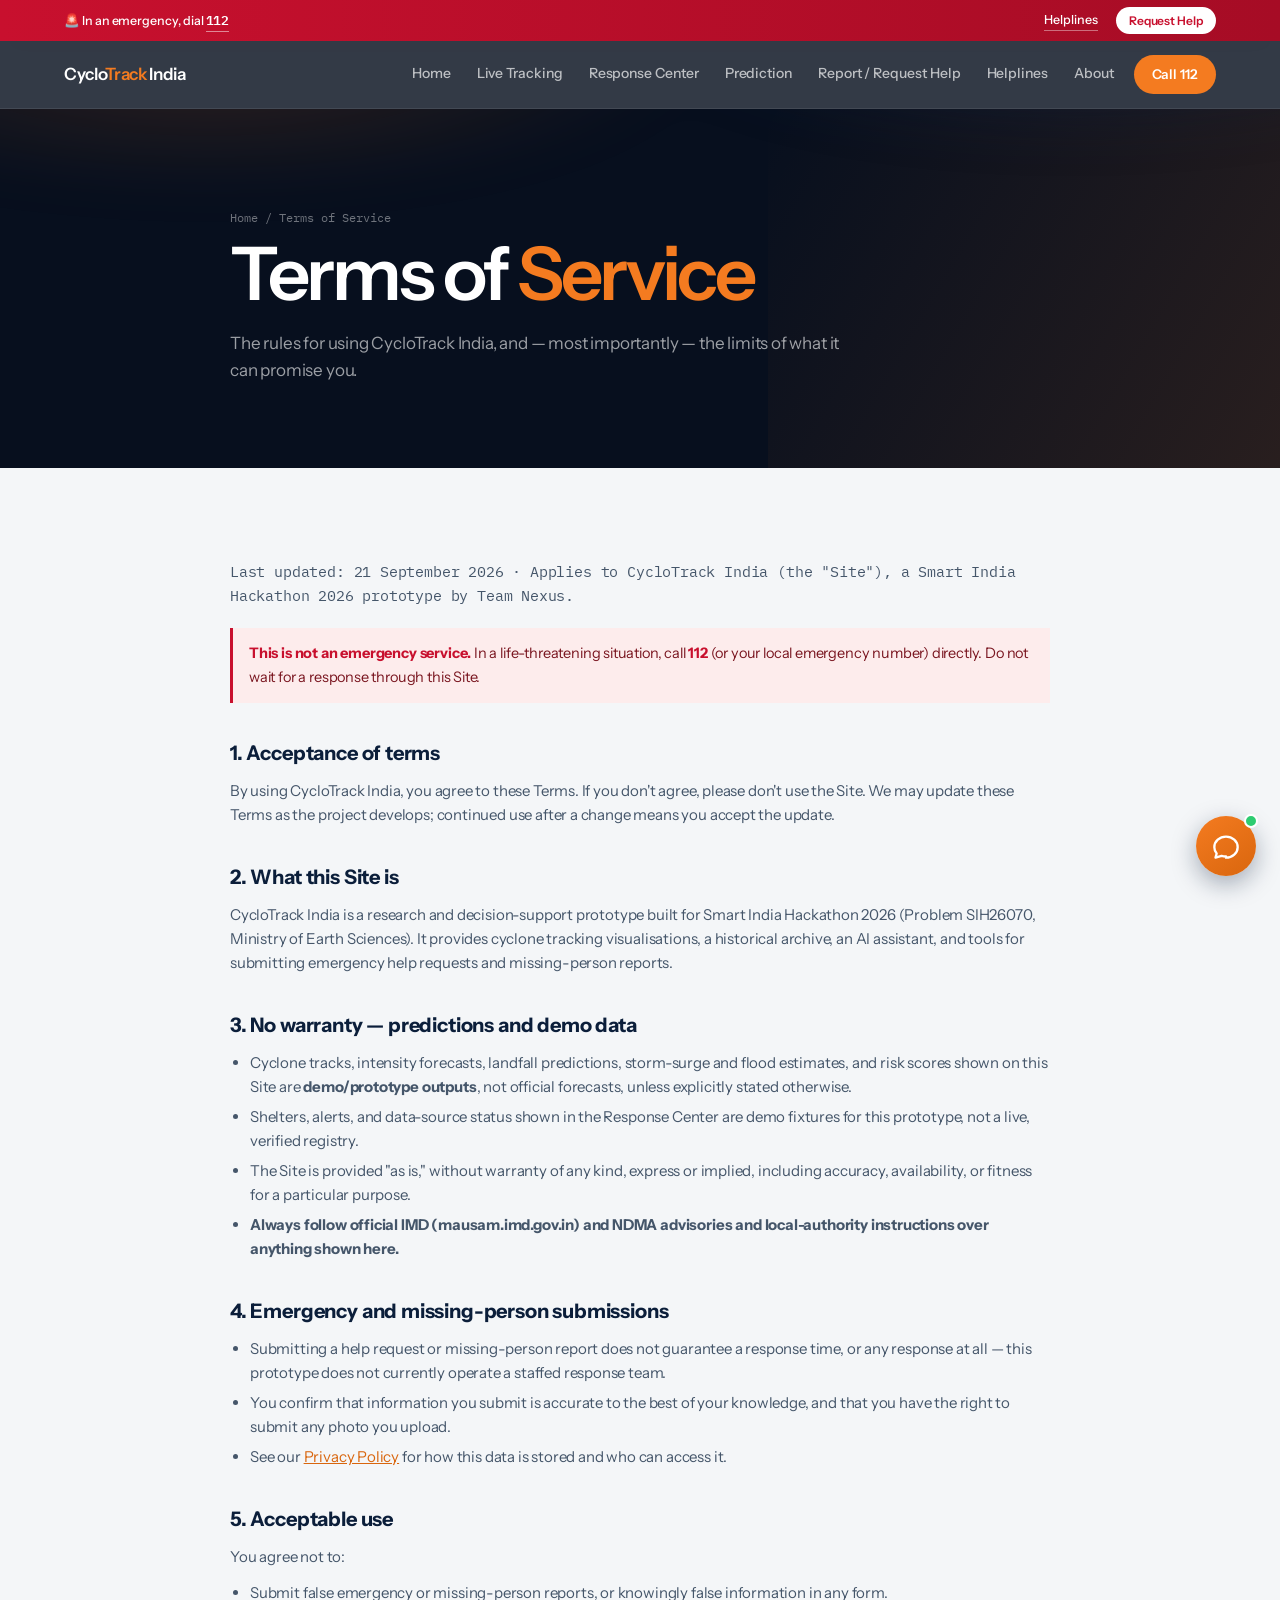
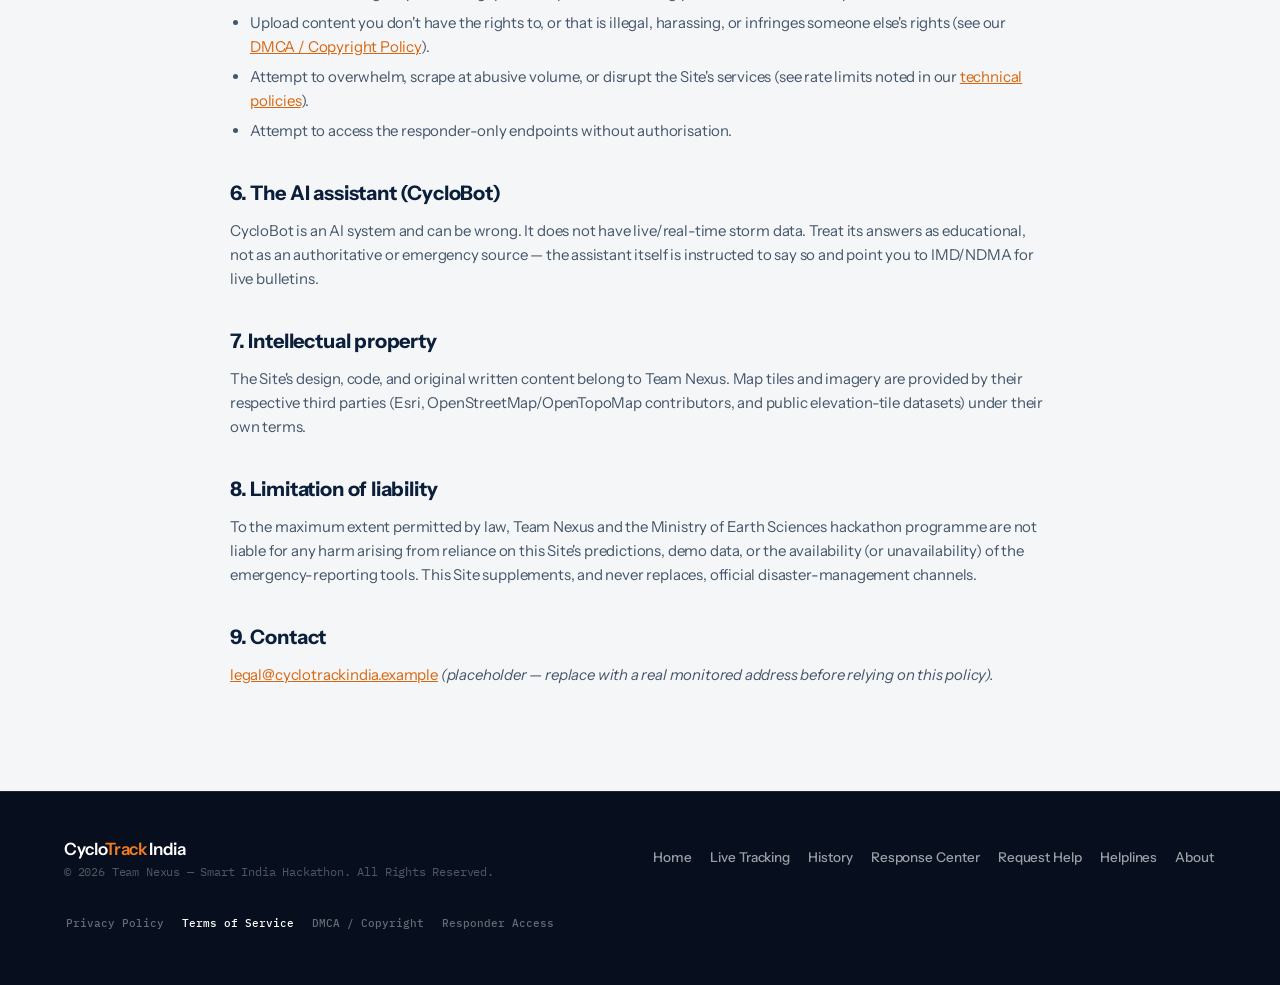
<file: frontend/terms.html>
<!DOCTYPE html>
<html lang="en">

<head>
    <meta charset="UTF-8">
    <meta name="viewport" content="width=device-width, initial-scale=1.0">
    <title>Terms of Service — CycloTrack India</title>
    <meta name="description" content="The terms for using CycloTrack India, including the limits of its predictions and emergency-reporting tools.">
    <link rel="preconnect" href="https://fonts.googleapis.com"><link rel="preconnect" href="https://fonts.gstatic.com" crossorigin>
    <link href="https://fonts.googleapis.com/css2?family=Instrument+Sans:wght@400;500;600;700&family=IBM+Plex+Mono:wght@400;500;600&display=swap" rel="stylesheet">
    <link rel="stylesheet" href="assets/chatbot.css">
    <link rel="stylesheet" href="assets/emergency.css">
    <link rel="stylesheet" href="assets/fx.css">
    <link rel="icon" type="image/svg+xml" href="assets/favicon.svg">
    <style>
        *, *::before, *::after { box-sizing: border-box; margin: 0; padding: 0; }
        :root {
            --navy: #0B1E3A; --navy-dark: #070F1E; --orange: #F47B20; --orange-dark: #D9660E;
            --white: #FFFFFF; --off-white: #F4F6F8; --text-body: #2D3E50;
            --font-head: 'Instrument Sans', sans-serif; --font-body: 'Instrument Sans', sans-serif;
        }
        html { scroll-behavior: smooth; }
        body { font-family: var(--font-body); color: var(--text-body); background: var(--white); line-height: 1.6; font-size: 16px; }
        header { background: var(--navy-dark); padding: 0 5%; display: flex; align-items: center; justify-content: space-between; height: 64px; position: sticky; top: 0; z-index: 100; border-bottom: 2px solid var(--orange); }
        .logo { font-family: var(--font-head); font-weight: 800; font-size: 22px; color: var(--white); letter-spacing: .5px; text-decoration: none; }
        .logo span { color: var(--orange); }
        nav { display: flex; gap: 22px; align-items: center; }
        nav a { font-family: var(--font-head); font-size: 15px; font-weight: 600; letter-spacing: .5px; color: rgba(255,255,255,.72); text-decoration: none; text-transform: uppercase; position: relative; padding: 6px 2px 8px; white-space: nowrap; transition: color .25s ease; }
        nav a::after { content: ''; position: absolute; left: 50%; right: 50%; bottom: 0; height: 2px; background: var(--orange); transition: left .25s ease, right .25s ease; }
        nav a:hover, nav a.active { color: var(--orange); }
        nav a:hover::after, nav a.active::after { left: 0; right: 0; }
        .header-cta { background: var(--orange); color: var(--white); font-family: var(--font-head); font-weight: 700; font-size: 14px; letter-spacing: .8px; text-transform: uppercase; padding: 9px 20px; text-decoration: none; }
        .header-cta:hover { background: var(--orange-dark); }
        .header-right { display: flex; align-items: center; gap: 18px; }
        @media (min-width: 1025px) and (max-width: 1180px) { nav.main-nav { gap: 15px; } nav.main-nav a { font-size: 14px; } }
        section { padding: 62px 5%; }
        .section-inner { max-width: 820px; margin: 0 auto; }
        .page-hero { background: var(--navy-dark); padding: 46px 5%; position: relative; overflow: hidden; }
        .page-hero::before { content: ''; position: absolute; top: 0; right: 0; width: 40%; height: 100%; background: linear-gradient(120deg, transparent, rgba(244,123,32,.14)); }
        .page-hero-inner { position: relative; z-index: 2; max-width: 820px; margin: 0 auto; }
        .breadcrumb { font-family: var(--font-head); font-size: 12px; letter-spacing: 2px; text-transform: uppercase; color: rgba(255,255,255,.45); margin-bottom: 10px; }
        .page-hero-h1 { font-family: var(--font-head); font-weight: 800; font-size: clamp(30px, 4.6vw, 46px); color: var(--white); text-transform: uppercase; line-height: .98; margin-bottom: 10px; }
        .page-hero-h1 em { color: var(--orange); font-style: normal; }
        .page-hero-sub { font-size: 14.5px; color: rgba(255,255,255,.55); max-width: 620px; }
        .form-page-bg { background: var(--off-white); min-height: 40vh; }
        .hamburger { display: none; flex-direction: column; justify-content: center; gap: 5px; width: 32px; height: 32px; background: transparent; border: none; cursor: pointer; padding: 0; }
        .hamburger span { display: block; width: 22px; height: 2px; background: var(--white); transition: .2s; }
        .hamburger.open span:nth-child(1) { transform: translateY(7px) rotate(45deg); }
        .hamburger.open span:nth-child(2) { opacity: 0; }
        .hamburger.open span:nth-child(3) { transform: translateY(-7px) rotate(-45deg); }
        .mobile-menu { position: fixed; top: 64px; left: 0; right: 0; background: var(--navy-dark); border-bottom: 2px solid var(--orange); z-index: 99; max-height: 0; overflow: hidden; opacity: 0; visibility: hidden; transform: translateY(-10px); transition: max-height .32s ease, opacity .28s ease, transform .28s ease, visibility .28s; }
        .mobile-menu.open { max-height: 560px; opacity: 1; visibility: visible; transform: translateY(0); }
        .mobile-menu a { font-family: var(--font-head); font-size: 16px; font-weight: 600; letter-spacing: .5px; color: rgba(255,255,255,.78); text-decoration: none; text-transform: uppercase; padding: 16px 5%; border-bottom: 1px solid rgba(255,255,255,.08); display: block; }
        .mobile-menu a.active { color: var(--orange); }
        @media (max-width: 1024px) { nav.main-nav { display: none; } .header-cta { display: none; } .hamburger { display: flex; } }
        @media (min-width: 1025px) { nav.main-nav { display: flex; } .hamburger { display: none; } .mobile-menu { display: none; } }
        footer { background: var(--navy-dark); padding: 36px 5%; border-top: 2px solid var(--orange); }
        .footer-inner { max-width: 1200px; margin: 0 auto; display: flex; justify-content: space-between; align-items: center; flex-wrap: wrap; gap: 16px; }
        .footer-logo { font-family: var(--font-head); font-size: 19px; font-weight: 800; color: var(--white); }
        .footer-logo span { color: var(--orange); }
        .footer-copy { font-size: 12px; color: rgba(255,255,255,.3); }
        .footer-nav { display: flex; flex-wrap: wrap; gap: 14px; align-items: center; }
        .footer-nav a { color: rgba(255,255,255,.6); text-decoration: none; font-size: 13px; text-transform: uppercase; font-family: var(--font-head); letter-spacing: .5px; }
        .footer-nav a:hover { color: var(--orange); }

        .legal h2 { font-family: var(--font-head); font-size: 20px; font-weight: 700; color: var(--navy); margin: 34px 0 10px; }
        .legal h2:first-child { margin-top: 0; }
        .legal h3 { font-family: var(--font-head); font-size: 15px; font-weight: 700; color: var(--navy); margin: 20px 0 6px; }
        .legal p { margin-bottom: 12px; color: #45566A; font-size: 15px; }
        .legal ul { margin: 0 0 12px 20px; color: #45566A; font-size: 15px; }
        .legal li { margin-bottom: 6px; }
        .legal a { color: var(--orange-dark); }
        .legal-meta { font-family: var(--font-mono, monospace); font-size: 12px; color: #8FA1B0; margin-bottom: 28px; }
        .legal-callout { background: #FFF4E9; border-left: 3px solid var(--orange); padding: 14px 16px; margin: 20px 0; font-size: 14.5px; color: #6B4A1E; }
        .legal-callout strong { color: var(--orange-dark); }
        .legal-danger { background: #FDECEC; border-left: 3px solid #C8102E; padding: 14px 16px; margin: 20px 0; font-size: 14.5px; color: #7A1620; }
        .legal-danger strong { color: #C8102E; }
    </style>
    <link rel="stylesheet" href="assets/theme.css">
</head>
<body id="top">
<script src="assets/fx.js"></script>
    <a class="skip-link" href="#main">Skip to main content</a>

    <div class="emergency-bar" role="region" aria-label="Emergency information">
        <span>🚨 In an emergency, dial <a href="tel:112" class="eb-dial">112</a></span>
        <span class="eb-links">
            <a href="helplines.html">Helplines</a>
            <a href="report.html" class="eb-cta">Request Help</a>
        </span>
    </div>

    <header>
        <a href="index.html" class="logo">Cyclo<span>Track</span> India</a>
        <div class="header-right">
            <nav class="main-nav" aria-label="Primary">
                <a href="index.html">Home</a>
                <a href="cyclone_region.html">Live Tracking</a>
                <a href="response-center.html">Response Center</a>
                <a href="cyclone_region.html#evolution">Prediction</a>
                <a href="report.html">Report / Request Help</a>
                <a href="helplines.html">Helplines</a>
                <a href="about.html">About</a>
            </nav>
            <a href="tel:112" class="header-cta">Call 112</a>
            <button class="hamburger" id="hamburgerBtn" aria-label="Open menu" aria-expanded="false"><span></span><span></span><span></span></button>
        </div>
    </header>
    <div class="mobile-menu" id="mobileMenu">
        <a href="index.html">Home</a>
        <a href="cyclone_region.html">Live Tracking</a>
        <a href="cyclone_region.html#evolution">Prediction</a>
        <a href="report.html">Report / Request Help</a>
        <a href="helplines.html">Helplines</a>
        <a href="about.html">About</a>
    </div>

    <div class="page-hero">
        <div class="page-hero-inner">
            <p class="breadcrumb">Home <span>/</span> Terms of Service</p>
            <h1 class="page-hero-h1">Terms of <em>Service</em></h1>
            <p class="page-hero-sub">The rules for using CycloTrack India, and — most importantly — the limits of what it can promise you.</p>
        </div>
    </div>

    <section class="form-page-bg" id="main">
        <div class="section-inner legal">
            <p class="legal-meta">Last updated: 21 September 2026 · Applies to CycloTrack India (the "Site"), a Smart India Hackathon 2026 prototype by Team Nexus.</p>

            <div class="legal-danger">
                <strong>This is not an emergency service.</strong> In a life-threatening situation, call <strong>112</strong>
                (or your local emergency number) directly. Do not wait for a response through this Site.
            </div>

            <h2>1. Acceptance of terms</h2>
            <p>By using CycloTrack India, you agree to these Terms. If you don't agree, please don't use the Site. We may update these Terms as the project develops; continued use after a change means you accept the update.</p>

            <h2>2. What this Site is</h2>
            <p>CycloTrack India is a research and decision-support prototype built for Smart India Hackathon 2026 (Problem SIH26070, Ministry of Earth Sciences). It provides cyclone tracking visualisations, a historical archive, an AI assistant, and tools for submitting emergency help requests and missing-person reports.</p>

            <h2>3. No warranty — predictions and demo data</h2>
            <ul>
                <li>Cyclone tracks, intensity forecasts, landfall predictions, storm-surge and flood estimates, and risk scores shown on this Site are <strong>demo/prototype outputs</strong>, not official forecasts, unless explicitly stated otherwise.</li>
                <li>Shelters, alerts, and data-source status shown in the Response Center are demo fixtures for this prototype, not a live, verified registry.</li>
                <li>The Site is provided "as is," without warranty of any kind, express or implied, including accuracy, availability, or fitness for a particular purpose.</li>
                <li><strong>Always follow official IMD (mausam.imd.gov.in) and NDMA advisories and local-authority instructions over anything shown here.</strong></li>
            </ul>

            <h2>4. Emergency and missing-person submissions</h2>
            <ul>
                <li>Submitting a help request or missing-person report does not guarantee a response time, or any response at all — this prototype does not currently operate a staffed response team.</li>
                <li>You confirm that information you submit is accurate to the best of your knowledge, and that you have the right to submit any photo you upload.</li>
                <li>See our <a href="privacy.html">Privacy Policy</a> for how this data is stored and who can access it.</li>
            </ul>

            <h2>5. Acceptable use</h2>
            <p>You agree not to:</p>
            <ul>
                <li>Submit false emergency or missing-person reports, or knowingly false information in any form.</li>
                <li>Upload content you don't have the rights to, or that is illegal, harassing, or infringes someone else's rights (see our <a href="dmca.html">DMCA / Copyright Policy</a>).</li>
                <li>Attempt to overwhelm, scrape at abusive volume, or disrupt the Site's services (see rate limits noted in our <a href="dmca.html#hosting">technical policies</a>).</li>
                <li>Attempt to access the responder-only endpoints without authorisation.</li>
            </ul>

            <h2>6. The AI assistant (CycloBot)</h2>
            <p>CycloBot is an AI system and can be wrong. It does not have live/real-time storm data. Treat its answers as educational, not as an authoritative or emergency source — the assistant itself is instructed to say so and point you to IMD/NDMA for live bulletins.</p>

            <h2>7. Intellectual property</h2>
            <p>The Site's design, code, and original written content belong to Team Nexus. Map tiles and imagery are provided by their respective third parties (Esri, OpenStreetMap/OpenTopoMap contributors, and public elevation-tile datasets) under their own terms.</p>

            <h2>8. Limitation of liability</h2>
            <p>To the maximum extent permitted by law, Team Nexus and the Ministry of Earth Sciences hackathon programme are not liable for any harm arising from reliance on this Site's predictions, demo data, or the availability (or unavailability) of the emergency-reporting tools. This Site supplements, and never replaces, official disaster-management channels.</p>

            <h2>9. Contact</h2>
            <p><a href="mailto:legal@cyclotrackindia.example">legal@cyclotrackindia.example</a> <em>(placeholder — replace with a real monitored address before relying on this policy).</em></p>
        </div>
    </section>

    <footer>
        <div class="footer-inner">
            <div>
                <div class="footer-logo">Cyclo<span>Track</span> India</div>
                <p class="footer-copy">&copy; 2026 Team Nexus — Smart India Hackathon. All Rights Reserved.</p>
            </div>
            <nav class="footer-nav" aria-label="Footer">
                <a href="index.html">Home</a>
                <a href="cyclone_region.html">Live Tracking</a>
                <a href="history.html">History</a>
                <a href="response-center.html">Response Center</a>
                <a href="report.html">Request Help</a>
                <a href="helplines.html">Helplines</a>
                <a href="about.html">About</a>
            </nav>
            <nav class="footer-legal" aria-label="Legal">
                <a href="privacy.html">Privacy Policy</a>
                <a href="terms.html" class="active">Terms of Service</a>
                <a href="dmca.html">DMCA / Copyright</a>
                <a href="responder.html">Responder Access</a>
            </nav>
        </div>
    </footer>

    <script>
        (function () {
            var btn = document.getElementById('hamburgerBtn');
            var menu = document.getElementById('mobileMenu');
            if (!btn || !menu) return;
            btn.addEventListener('click', function () {
                var open = menu.classList.toggle('open');
                btn.classList.toggle('open');
                btn.setAttribute('aria-expanded', open ? 'true' : 'false');
            });
            menu.querySelectorAll('a').forEach(function (a) {
                a.addEventListener('click', function () {
                    btn.classList.remove('open');
                    menu.classList.remove('open');
                    btn.setAttribute('aria-expanded', 'false');
                });
            });
        })();
    </script>
    <script src="assets/chatbot.js" defer></script>
</body>
</html>
</file>
<file: frontend/assets/chatbot.css>
/* ============================================================
   CycloTrack India — Cyclone Info Chatbot Widget
   Self-contained styles. Uses its own variable scope so it looks
   right on every page even if a host page's :root vars differ.
   ============================================================ */

#cycai-widget {
    --cycai-navy: #0B1E3A;
    --cycai-navy-mid: #112444;
    --cycai-navy-dark: #070F1E;
    --cycai-orange: #F47B20;
    --cycai-orange-dark: #D9660E;
    --cycai-white: #FFFFFF;
    --cycai-off-white: #F4F6F8;
    --cycai-gray-light: #E8ECF0;
    --cycai-gray-mid: #9AAAB8;
    --cycai-text: #2D3E50;
    --cycai-font-head: 'Instrument Sans', sans-serif;
    --cycai-font-body: 'Instrument Sans', sans-serif;

    position: fixed;
    right: 24px;
    bottom: 24px;
    z-index: 9999;
    font-family: var(--cycai-font-body);
    box-sizing: border-box;
}

#cycai-widget *,
#cycai-widget *::before,
#cycai-widget *::after {
    box-sizing: border-box;
}

/* ---------- Launcher button ---------- */
.cycai-launcher {
    width: 60px;
    height: 60px;
    border-radius: 50%;
    background: linear-gradient(145deg, var(--cycai-orange), var(--cycai-orange-dark));
    border: none;
    cursor: pointer;
    box-shadow: 0 8px 24px rgba(11, 30, 58, 0.35);
    display: flex;
    align-items: center;
    justify-content: center;
    color: var(--cycai-white);
    transition: transform .2s ease, box-shadow .2s ease;
    position: relative;
}

.cycai-launcher:hover {
    transform: translateY(-2px) scale(1.04);
    box-shadow: 0 10px 28px rgba(11, 30, 58, 0.45);
}

.cycai-launcher svg {
    width: 28px;
    height: 28px;
}

.cycai-launcher .cycai-badge {
    position: absolute;
    top: -2px;
    right: -2px;
    width: 14px;
    height: 14px;
    background: #2ECC71;
    border: 2px solid var(--cycai-white);
    border-radius: 50%;
}

#cycai-widget.cycai-open .cycai-launcher {
    display: none;
}

/* ---------- Chat panel ---------- */
.cycai-panel {
    display: none;
    flex-direction: column;
    position: fixed;
    right: 24px;
    bottom: 24px;
    width: 380px;
    max-width: calc(100vw - 32px);
    height: 560px;
    max-height: calc(100vh - 48px);
    background: var(--cycai-white);
    border-radius: 16px;
    overflow: hidden;
    box-shadow: 0 20px 60px rgba(7, 15, 30, 0.35);
    border: 1px solid var(--cycai-gray-light);
}

#cycai-widget.cycai-open .cycai-panel {
    display: flex;
    animation: cycai-pop .18s ease-out;
}

@keyframes cycai-pop {
    from { opacity: 0; transform: translateY(12px) scale(.98); }
    to { opacity: 1; transform: translateY(0) scale(1); }
}

/* ---------- Header ---------- */
.cycai-header {
    background: var(--cycai-navy-dark);
    border-bottom: 2px solid var(--cycai-orange);
    padding: 14px 16px;
    display: flex;
    align-items: center;
    gap: 10px;
    flex-shrink: 0;
}

.cycai-header-icon {
    width: 34px;
    height: 34px;
    border-radius: 50%;
    background: var(--cycai-orange);
    display: flex;
    align-items: center;
    justify-content: center;
    flex-shrink: 0;
}

.cycai-header-icon svg {
    width: 18px;
    height: 18px;
    color: var(--cycai-white);
}

.cycai-header-text {
    flex: 1;
    min-width: 0;
}

.cycai-header-title {
    font-family: var(--cycai-font-head);
    font-weight: 700;
    font-size: 16px;
    color: var(--cycai-white);
    letter-spacing: .3px;
    line-height: 1.2;
}

.cycai-header-title span {
    color: var(--cycai-orange);
}

.cycai-header-sub {
    font-size: 11.5px;
    color: rgba(255, 255, 255, .6);
    display: flex;
    align-items: center;
    gap: 5px;
    margin-top: 2px;
}

.cycai-status-dot {
    width: 6px;
    height: 6px;
    border-radius: 50%;
    background: #2ECC71;
    flex-shrink: 0;
}

.cycai-close {
    background: transparent;
    border: none;
    color: rgba(255, 255, 255, .7);
    cursor: pointer;
    padding: 6px;
    display: flex;
    border-radius: 6px;
    transition: background .15s, color .15s;
}

.cycai-close:hover {
    background: rgba(255, 255, 255, .1);
    color: var(--cycai-white);
}

.cycai-close svg {
    width: 18px;
    height: 18px;
}

/* ---------- Messages ---------- */
.cycai-body {
    flex: 1;
    overflow-y: auto;
    padding: 16px;
    background: var(--cycai-off-white);
    display: flex;
    flex-direction: column;
    gap: 12px;
}

.cycai-body::-webkit-scrollbar {
    width: 6px;
}

.cycai-body::-webkit-scrollbar-thumb {
    background: var(--cycai-gray-mid);
    border-radius: 3px;
}

.cycai-msg {
    display: flex;
    gap: 8px;
    max-width: 100%;
    animation: cycai-fade .2s ease-out;
}

@keyframes cycai-fade {
    from { opacity: 0; transform: translateY(4px); }
    to { opacity: 1; transform: translateY(0); }
}

.cycai-msg-avatar {
    width: 26px;
    height: 26px;
    border-radius: 50%;
    flex-shrink: 0;
    display: flex;
    align-items: center;
    justify-content: center;
    font-family: var(--cycai-font-head);
    font-weight: 700;
    font-size: 12px;
    color: var(--cycai-white);
}

.cycai-msg.bot .cycai-msg-avatar {
    background: var(--cycai-navy);
}

.cycai-msg.user {
    flex-direction: row-reverse;
    margin-left: auto;
}

.cycai-msg.user .cycai-msg-avatar {
    background: var(--cycai-orange);
}

.cycai-bubble {
    padding: 10px 13px;
    border-radius: 12px;
    font-size: 13.5px;
    line-height: 1.55;
    color: var(--cycai-text);
    background: var(--cycai-white);
    border: 1px solid var(--cycai-gray-light);
    max-width: 260px;
    word-wrap: break-word;
}

.cycai-msg.bot .cycai-bubble {
    border-top-left-radius: 3px;
}

.cycai-msg.user .cycai-bubble {
    background: var(--cycai-navy);
    color: var(--cycai-white);
    border-color: var(--cycai-navy);
    border-top-right-radius: 3px;
}

.cycai-bubble p + p {
    margin-top: 6px;
}

.cycai-bubble ul {
    margin: 6px 0 0 16px;
    padding: 0;
}

.cycai-bubble li {
    margin-bottom: 3px;
}

.cycai-bubble strong {
    color: var(--cycai-navy);
}

.cycai-msg.user .cycai-bubble strong {
    color: var(--cycai-white);
}

.cycai-offline-note {
    display: inline-block;
    font-size: 11.5px;
    font-style: italic;
    opacity: 0.7;
    line-height: 1.4;
}

/* ---------- Typing indicator ---------- */
.cycai-typing .cycai-bubble {
    display: flex;
    align-items: center;
    gap: 4px;
    padding: 12px 14px;
}

.cycai-typing span {
    width: 6px;
    height: 6px;
    border-radius: 50%;
    background: var(--cycai-gray-mid);
    animation: cycai-blink 1.2s infinite ease-in-out;
}

.cycai-typing span:nth-child(2) { animation-delay: .2s; }
.cycai-typing span:nth-child(3) { animation-delay: .4s; }

@keyframes cycai-blink {
    0%, 80%, 100% { opacity: .3; transform: scale(.85); }
    40% { opacity: 1; transform: scale(1); }
}

/* ---------- Quick reply chips ---------- */
.cycai-chips {
    display: flex;
    flex-wrap: wrap;
    gap: 6px;
    padding: 0 16px 12px;
    background: var(--cycai-off-white);
    flex-shrink: 0;
}

.cycai-chip {
    background: var(--cycai-white);
    border: 1px solid var(--cycai-gray-light);
    color: var(--cycai-navy);
    font-family: var(--cycai-font-body);
    font-size: 12px;
    font-weight: 600;
    padding: 7px 11px;
    border-radius: 20px;
    cursor: pointer;
    transition: background .15s, border-color .15s, color .15s;
}

.cycai-chip:hover {
    background: var(--cycai-orange);
    border-color: var(--cycai-orange);
    color: var(--cycai-white);
}

/* ---------- Input row ---------- */
.cycai-input-row {
    display: flex;
    align-items: center;
    gap: 8px;
    padding: 12px;
    background: var(--cycai-white);
    border-top: 1px solid var(--cycai-gray-light);
    flex-shrink: 0;
}

.cycai-input {
    flex: 1;
    border: 1px solid var(--cycai-gray-light);
    background: var(--cycai-off-white);
    border-radius: 22px;
    padding: 10px 15px;
    font-family: var(--cycai-font-body);
    font-size: 13.5px;
    color: var(--cycai-text);
    outline: none;
    transition: border-color .15s;
}

.cycai-input:focus {
    border-color: var(--cycai-orange);
}

.cycai-send {
    width: 38px;
    height: 38px;
    border-radius: 50%;
    background: var(--cycai-orange);
    border: none;
    color: var(--cycai-white);
    display: flex;
    align-items: center;
    justify-content: center;
    cursor: pointer;
    flex-shrink: 0;
    transition: background .15s, transform .15s;
}

.cycai-send:hover {
    background: var(--cycai-orange-dark);
}

.cycai-send:active {
    transform: scale(.93);
}

.cycai-send svg {
    width: 16px;
    height: 16px;
}

.cycai-disclaimer {
    font-size: 10px;
    color: var(--cycai-gray-mid);
    text-align: center;
    padding: 0 12px 10px;
    background: var(--cycai-white);
    flex-shrink: 0;
}

/* ---------- Mobile ---------- */
@media (max-width: 480px) {
    .cycai-panel {
        right: 12px;
        left: 12px;
        bottom: 12px;
        width: auto;
        height: calc(100vh - 24px);
    }

    #cycai-widget {
        right: 12px;
        bottom: 12px;
    }
}
</file>
<file: frontend/assets/emergency.css>
/* ===========================================================================
   CycloTrack India — Shared Emergency / Help UI styles
   Used by index.html, report.html, helplines.html (and the emergency alert bar
   on every page). Keeps the disaster-response components visually consistent
   with the existing navy + orange design system.
   =========================================================================== */

:root {
    --ec-navy: #0B1E3A;
    --ec-navy-dark: #070F1E;
    --ec-orange: #F47B20;
    --ec-orange-dark: #D9660E;
    --ec-red: #C8102E;          /* emergency accent (siren red) */
    --ec-red-dark: #A60C25;
    --ec-white: #FFFFFF;
    --ec-off-white: #F4F6F8;
    --ec-body: #2D3E50;
    --ec-head: 'Instrument Sans', sans-serif;
    --ec-body-font: 'Instrument Sans', sans-serif;
    --ec-shadow: 0 10px 30px rgba(11, 30, 58, .12);
    --ec-radius: 10px;
}

/* --- Emergency alert bar (top of every page) ----------------------------- */
.emergency-bar {
    background: linear-gradient(90deg, var(--ec-red), var(--ec-red-dark));
    color: var(--ec-white);
    font-family: var(--ec-body-font);
    font-size: 13px;
    font-weight: 600;
    padding: 8px 5%;
    display: flex;
    align-items: center;
    justify-content: space-between;
    flex-wrap: wrap;
    gap: 8px 16px;
    letter-spacing: .2px;
}
.emergency-bar a {
    color: var(--ec-white);
    text-decoration: none;
    border-bottom: 1px solid rgba(255, 255, 255, .4);
}
.emergency-bar a:hover { border-bottom-color: var(--ec-white); }
.emergency-bar .eb-cta {
    background: var(--ec-white);
    color: var(--ec-red);
    border: none;
    padding: 4px 12px;
    font-weight: 700;
    font-family: var(--ec-head);
    text-transform: uppercase;
    letter-spacing: .8px;
    font-size: 12px;
}
.emergency-bar .eb-cta:hover { background: #ffe7ec; }
.emergency-bar .eb-dial {
    font-weight: 800;
    font-size: 14px;
    border-bottom: 1px solid rgba(255,255,255,.5);
}
.eb-links { display: flex; gap: 18px; align-items: center; }

/* --- Section framing ----------------------------------------------------- */
.ec-section { padding: 70px 5%; }
.ec-inner { max-width: 1200px; margin: 0 auto; }

/* --- Emergency quick-action cards ---------------------------------------- */
.ec-actions-grid {
    display: grid;
    grid-template-columns: repeat(5, 1fr);
    gap: 16px;
    margin-top: 30px;
}
.ec-action {
    background: var(--ec-white);
    border: 1px solid #E3E8ED;
    border-top: 3px solid var(--ec-navy);
    border-radius: var(--ec-radius);
    padding: 22px 16px;
    text-align: center;
    text-decoration: none;
    color: var(--ec-body);
    transition: transform .18s ease, box-shadow .18s ease, border-color .18s ease;
    display: flex;
    flex-direction: column;
    gap: 8px;
    align-items: center;
}
.ec-action:hover,
.ec-action:focus-visible {
    transform: translateY(-4px);
    box-shadow: var(--ec-shadow);
    border-top-color: var(--ec-orange);
    outline: none;
}
.ec-action-icon { font-size: 26px; line-height: 1; }
.ec-action-label {
    font-family: var(--ec-head);
    font-weight: 700;
    font-size: 15px;
    text-transform: uppercase;
    letter-spacing: .4px;
}
.ec-action-sub { font-size: 12px; color: #5A6E7E; }

/* --- Cyclone helpline cards ---------------------------------------------- */
.hl-intro { font-size: 15px; color: #4A6070; max-width: 720px; line-height: 1.7; margin-bottom: 26px; }
.hl-grid {
    display: grid;
    grid-template-columns: repeat(auto-fit, minmax(230px, 1fr));
    gap: 18px;
}
.hl-card {
    background: var(--ec-white);
    border-radius: var(--ec-radius);
    border: 1px solid #E3E8ED;
    border-top: 4px solid var(--ec-orange);
    padding: 22px;
    box-shadow: 0 4px 14px rgba(11, 30, 58, .06);
    transition: transform .18s ease, box-shadow .18s ease;
    display: flex;
    flex-direction: column;
}
.hl-card:hover { transform: translateY(-3px); box-shadow: var(--ec-shadow); }
.hl-card.urgent { border-top-color: var(--ec-red); }
.hl-service {
    font-family: var(--ec-head);
    font-size: 15px;
    font-weight: 700;
    color: var(--ec-navy);
    text-transform: uppercase;
    letter-spacing: .5px;
}
.hl-num {
    font-family: var(--ec-head);
    font-size: 34px;
    font-weight: 800;
    color: var(--ec-body);
    margin: 10px 0 12px;
    line-height: 1;
}
.hl-card a.hl-dial {
    margin-top: auto;
    background: var(--ec-navy);
    color: var(--ec-white);
    font-family: var(--ec-head);
    font-weight: 700;
    text-transform: uppercase;
    letter-spacing: .8px;
    font-size: 13px;
    text-align: center;
    padding: 11px 0;
    border-radius: 6px;
    text-decoration: none;
    transition: background .18s ease;
}
.hl-card a.hl-dial:hover { background: var(--ec-orange); }
.hl-desc { font-size: 13px; color: #5A6E7E; margin-top: 4px; margin-bottom: 14px; flex-grow: 1; }

.hl-notice {
    margin-top: 26px;
    background: #FFF6EE;
    border: 1px solid #F6D9BF;
    border-left: 4px solid var(--ec-orange);
    border-radius: 6px;
    padding: 16px 18px;
    font-size: 14px;
    color: #6b4a2a;
    line-height: 1.6;
}
.hl-notice strong { color: #A0560B; }

/* --- Extended helpline table --------------------------------------------- */
.hl-ext { margin-top: 40px; }
.hl-ext h3 {
    font-family: var(--ec-head);
    font-size: 24px;
    font-weight: 800;
    color: var(--ec-navy);
    text-transform: uppercase;
    margin-bottom: 6px;
}
.hl-ext table { width: 100%; border-collapse: collapse; margin-top: 16px; background: var(--ec-white); }
.hl-ext th {
    font-family: var(--ec-head);
    font-size: 12px;
    font-weight: 700;
    letter-spacing: 1px;
    text-transform: uppercase;
    text-align: left;
    color: var(--ec-orange);
    padding: 12px 14px;
    border-bottom: 2px solid var(--ec-navy);
    background: var(--ec-navy);
}
.hl-ext td { padding: 13px 14px; font-size: 14px; border-bottom: 1px solid #E8ECF0; color: var(--ec-body); }
.hl-ext tbody tr:hover { background: var(--ec-off-white); }
.hl-tel { font-weight: 700; color: var(--ec-navy); text-decoration: none; }
.hl-tel:hover { color: var(--ec-orange); }

/* --- Report / Request Help form ------------------------------------------- */
.report-shell { max-width: 860px; margin: 0 auto; }
.report-card {
    background: var(--ec-white);
    border: 1px solid #E3E8ED;
    border-radius: 14px;
    box-shadow: var(--ec-shadow);
    padding: 34px 38px;
    margin-top: 10px;
}
.report-grid {
    display: grid;
    grid-template-columns: 1fr 1fr;
    gap: 18px 20px;
}
.report-field { display: flex; flex-direction: column; gap: 6px; }
.report-field.full { grid-column: 1 / -1; }
.report-field label {
    font-family: var(--ec-head);
    font-weight: 700;
    font-size: 14px;
    letter-spacing: .4px;
    text-transform: uppercase;
    color: var(--ec-navy);
}
.report-field label .req { color: var(--ec-red); }
.report-field input,
.report-field select,
.report-field textarea {
    font-family: var(--ec-body-font);
    font-size: 15px;
    color: var(--ec-body);
    padding: 11px 13px;
    border: 1px solid #CBD5DF;
    border-radius: 6px;
    background: var(--ec-white);
    transition: border-color .15s ease, box-shadow .15s ease;
}
.report-field input:focus,
.report-field select:focus,
.report-field textarea:focus {
    outline: none;
    border-color: var(--ec-orange);
    box-shadow: 0 0 0 3px rgba(244, 123, 32, .18);
}
.report-field textarea { min-height: 120px; resize: vertical; line-height: 1.55; }
.report-field .hint { font-size: 12px; color: #7A8B9A; }
.field-error { color: var(--ec-red); font-size: 12.5px; font-weight: 600; min-height: 0; }
.report-field.invalid input,
.report-field.invalid select,
.report-field.invalid textarea { border-color: var(--ec-red); }

.report-types {
    display: grid;
    grid-template-columns: repeat(auto-fill, minmax(190px, 1fr));
    gap: 10px;
    margin-top: 4px;
}
.pt-chip {
    display: flex;
    align-items: center;
    gap: 8px;
    border: 1px solid #CBD5DF;
    border-radius: 8px;
    padding: 11px 12px;
    font-size: 14px;
    color: var(--ec-body);
    cursor: pointer;
    transition: border-color .15s ease, background .15s ease;
    background: var(--ec-white);
}
.pt-chip:hover { border-color: var(--ec-orange); }
.pt-chip input { width: 17px; height: 17px; accent-color: var(--ec-orange); }
.pt-chip:has(input:checked) {
    border-color: var(--ec-orange);
    background: #FFF6EE;
    font-weight: 600;
}

.report-consent { grid-column: 1 / -1; margin-top: 4px; }
.report-consent label {
    display: flex; gap: 12px; align-items: flex-start;
    font-size: 14px; color: var(--ec-body); text-transform: none;
    letter-spacing: 0; font-family: var(--ec-body-font); font-weight: 500; line-height: 1.5;
}
.report-consent input { width: 18px; height: 18px; margin-top: 2px; accent-color: var(--ec-orange); flex-shrink: 0; }

.submit-row { grid-column: 1 / -1; display: flex; flex-wrap: wrap; gap: 14px; align-items: center; margin-top: 6px; }
.btn-emergency {
    background: var(--ec-red);
    color: var(--ec-white);
    font-family: var(--ec-head);
    font-weight: 800;
    font-size: 16px;
    letter-spacing: 1px;
    text-transform: uppercase;
    border: none;
    border-radius: 8px;
    padding: 15px 30px;
    cursor: pointer;
    transition: background .18s ease, transform .12s ease;
    display: inline-flex;
    align-items: center;
    gap: 10px;
    text-decoration: none;
}
.btn-emergency:hover { background: var(--ec-red-dark); transform: translateY(-1px); }
.btn-emergency:focus-visible { outline: 3px solid rgba(200, 16, 46, .5); outline-offset: 2px; }
.btn-emergency:disabled { opacity: .6; cursor: not-allowed; }

.report-msg { grid-column: 1 / -1; padding: 14px 16px; border-radius: 8px; font-size: 14.5px; font-weight: 500; line-height: 1.5; display: none; }
.report-msg.show { display: block; }
.report-msg.success { background: #EAF6EF; border: 1px solid #B9E0C8; color: #14532D; }
.report-msg.error { background: #FDECEF; border: 1px solid #F2C2CA; color: #7F1D1D; }
.report-msg.warn { background: #FFF6EE; border: 1px solid #F6D9BF; color: #7A4A12; }

.report-privacy-note {
    grid-column: 1 / -1;
    font-size: 12.5px;
    color: #7A8B9A;
    line-height: 1.6;
    background: var(--ec-off-white);
    border-radius: 8px;
    padding: 12px 14px;
}
.image-preview { grid-column: 1 / -1; }
.image-preview img { max-width: 320px; max-height: 220px; border-radius: 8px; border: 1px solid #E3E8ED; display: none; margin-top: 8px; }
.image-preview img.show { display: block; }

/* --- Ongoing alerts banner on index --------------------------------------- */
.ec-alerts {
    display: grid;
    grid-template-columns: 2fr 1fr;
    gap: 18px;
    margin-top: 26px;
}
.ec-alert-panel { background: var(--ec-navy); border-radius: 12px; padding: 26px; color: var(--ec-white); }
.ec-alert-panel h3 { font-family: var(--ec-head); font-size: 22px; font-weight: 800; text-transform: uppercase; margin-bottom: 8px; }
.ec-alert-panel p { color: rgba(255, 255, 255, .7); font-size: 14px; line-height: 1.6; }
.ec-alert-cta {
    background: var(--ec-orange);
    color: var(--ec-white);
    font-family: var(--ec-head);
    font-weight: 800;
    text-transform: uppercase;
    letter-spacing: .8px;
    font-size: 14px;
    padding: 14px 22px;
    border-radius: 8px;
    text-decoration: none;
    display: inline-flex;
    align-items: center;
    justify-content: center;
    text-align: center;
    transition: background .18s ease;
}
.ec-alert-cta:hover { background: var(--ec-orange-dark); }

/* --- Reveal-on-scroll animation ------------------------------------------- */
.reveal { opacity: 0; transform: translateY(18px); transition: opacity .6s ease, transform .6s ease; }
.reveal.in { opacity: 1; transform: none; }

/* --- Accessibility: visible keyboard focus -------------------------------- */
a:focus-visible,
button:focus-visible {
    outline: 3px solid rgba(244, 123, 32, .6);
    outline-offset: 2px;
}
.skip-link {
    position: absolute;
    left: -999px;
    top: 0;
    background: var(--ec-orange);
    color: #fff;
    padding: 10px 16px;
    z-index: 200;
    font-family: var(--ec-head);
    font-weight: 700;
}
.skip-link:focus { left: 0; }

/* --- Responsive ------------------------------------------------------------ */
@media (max-width: 900px) {
    .ec-actions-grid { grid-template-columns: repeat(3, 1fr); }
    .ec-alerts { grid-template-columns: 1fr; }
}
@media (max-width: 640px) {
    .ec-actions-grid { grid-template-columns: repeat(2, 1fr); }
    .report-card { padding: 24px 20px; }
    .report-grid { grid-template-columns: 1fr; }
    .hl-grid { grid-template-columns: 1fr; }
    .hl-table-scroll { overflow-x: auto; }
    .hl-table-scroll table { min-width: 640px; }
    .emergency-bar { justify-content: center; text-align: center; }
}

/* --- Reduced motion -------------------------------------------------------- */
@media (prefers-reduced-motion: reduce) {
    .reveal { opacity: 1; transform: none; transition: none; }
    * { animation-duration: .001s !important; transition-duration: .001s !important; }
}
/* --- State-wise disaster helpline directory ---------------------------- */
.statewise-wrap {
    margin-top: 58px;
    padding: 30px;
    background: #fff;
    border: 1px solid #E3E8ED;
    border-radius: 14px;
    box-shadow: 0 8px 28px rgba(11, 30, 58, .07);
}
.statewise-head {
    display: flex;
    align-items: flex-end;
    justify-content: space-between;
    gap: 28px;
    margin-bottom: 18px;
}
.statewise-title {
    font-family: var(--ec-head);
    font-size: clamp(28px, 4vw, 42px);
    line-height: 1;
    font-weight: 800;
    text-transform: uppercase;
    color: var(--ec-navy);
    margin: 0 0 10px;
}
.statewise-title em { color: var(--ec-orange); font-style: normal; }
.state-search-label {
    min-width: 270px;
    font-family: var(--ec-head);
    font-size: 13px;
    font-weight: 700;
    text-transform: uppercase;
    letter-spacing: .7px;
    color: var(--ec-navy);
}
.state-search {
    display: block;
    width: 100%;
    margin-top: 7px;
    padding: 11px 13px;
    border: 1px solid #CBD5DF;
    border-radius: 7px;
    font: 500 15px var(--ec-body-font);
    color: var(--ec-body);
    background: #fff;
}
.state-search:focus { outline: none; border-color: var(--ec-orange); box-shadow: 0 0 0 3px rgba(244,123,32,.15); }
.state-filter { display:flex; flex-wrap:wrap; gap:8px; margin: 8px 0 18px; }
.state-filter-btn {
    border: 1px solid #CBD5DF;
    background: #fff;
    color: var(--ec-navy);
    border-radius: 999px;
    padding: 8px 13px;
    cursor: pointer;
    font: 700 12px var(--ec-head);
    text-transform: uppercase;
    letter-spacing: .5px;
}
.state-filter-btn:hover, .state-filter-btn.active { background: var(--ec-navy); color:#fff; border-color:var(--ec-navy); }
.statewise-table-scroll { overflow-x:auto; border:1px solid #E3E8ED; border-radius:10px; }
.statewise-table { width:100%; min-width:760px; border-collapse:collapse; background:#fff; }
.statewise-table th { background:var(--ec-navy); color:var(--ec-orange); padding:13px 14px; text-align:left; font:700 12px var(--ec-head); letter-spacing:1px; text-transform:uppercase; }
.statewise-table td { padding:13px 14px; border-bottom:1px solid #E8ECF0; font-size:14px; vertical-align:middle; }
.statewise-table tbody tr:hover { background:#F8FAFB; }
.state-call { color:var(--ec-navy); font-weight:800; text-decoration:none; white-space:nowrap; }
.state-call:hover { color:var(--ec-orange); }
.state-source { color:var(--ec-orange-dark); font-weight:700; text-decoration:none; white-space:nowrap; }
.state-source:hover { text-decoration:underline; }
.state-empty { text-align:center; padding:24px !important; color:#6F7F8D; }
.statewise-note { margin:14px 2px 0; font-size:12.5px; line-height:1.6; color:#6A7885; }
@media (max-width: 760px) {
    .statewise-wrap { padding:20px 16px; margin-top:38px; }
    .statewise-head { display:block; }
    .state-search-label { display:block; min-width:0; margin-top:18px; }
    .state-filter-btn { font-size:11px; }
}
</file>
<file: frontend/assets/fx.css>
/* ===========================================================================
   CycloTrack India — site intro (preloader) + global action-loading indicator
   Paired with assets/fx.js. Loaded last in <head>, after page/theme styles.
   ========================================================================= */

/* ---------- Intro / preloader ---------- */
html.cy-intro-lock, html.cy-intro-lock body { overflow: hidden; height: 100%; }

#cyIntro {
    position: fixed; inset: 0; z-index: 99999;
    display: flex; align-items: center; justify-content: center; flex-direction: column;
    background: radial-gradient(60% 60% at 50% 38%, #112444 0%, #070f1e 72%);
    transition: opacity .6s ease, visibility .6s ease;
}
#cyIntro.cy-intro-out { opacity: 0; visibility: hidden; pointer-events: none; }

#cyIntro .cy-intro-mark { width: 84px; height: 84px; margin-bottom: 20px; }
#cyIntro .cy-intro-mark svg { width: 100%; height: 100%; display: block; }
#cyIntro .cy-intro-ring { fill: none; stroke: rgba(244, 123, 32, .22); stroke-width: 2; }
#cyIntro .cy-intro-swirl {
    fill: none; stroke: #F47B20; stroke-width: 3; stroke-linecap: round;
    transform-origin: 42px 42px; animation: cy-spin 1.7s linear infinite;
}
#cyIntro .cy-intro-dot { fill: #fff; }

#cyIntro .cy-intro-word {
    font-family: var(--font-head, 'Instrument Sans', system-ui, sans-serif);
    font-weight: 700; font-size: 27px; letter-spacing: -.02em; color: #fff;
    opacity: 0; transform: translateY(8px); animation: cy-rise .6s ease .22s forwards;
}
#cyIntro .cy-intro-word span { color: #F47B20; }
#cyIntro .cy-intro-tag {
    margin-top: 8px; font-family: var(--font-mono, ui-monospace, monospace);
    font-size: 11px; letter-spacing: .14em; text-transform: uppercase; color: rgba(255, 255, 255, .5);
    opacity: 0; transform: translateY(6px); animation: cy-rise .6s ease .42s forwards;
}
#cyIntro .cy-intro-bar {
    margin-top: 24px; width: 160px; height: 2px; background: rgba(255, 255, 255, .12);
    overflow: hidden; border-radius: 2px;
}
#cyIntro .cy-intro-bar span { display: block; height: 100%; width: 34%; background: #F47B20; animation: cy-sweep 1.05s ease-in-out infinite; }

@keyframes cy-spin { to { transform: rotate(360deg); } }
@keyframes cy-rise { to { opacity: 1; transform: translateY(0); } }
@keyframes cy-sweep { 0% { transform: translateX(-120%); } 100% { transform: translateX(340%); } }

@media (prefers-reduced-motion: reduce) {
    #cyIntro .cy-intro-swirl { animation: none; }
    #cyIntro .cy-intro-bar span { animation: none; width: 100%; }
    #cyIntro .cy-intro-word, #cyIntro .cy-intro-tag { animation: none; opacity: 1; transform: none; }
}

/* ---------- Global "high-level action" loading indicator ---------- */
#cyLoadBar {
    position: fixed; top: 0; left: 0; height: 3px; width: 0%; z-index: 99998;
    background: linear-gradient(90deg, #F47B20, #ffb066);
    box-shadow: 0 0 10px rgba(244, 123, 32, .55);
    transition: width .35s ease, opacity .3s ease; opacity: 0; pointer-events: none;
}
#cyLoadBar.cy-active { opacity: 1; }

#cyLoadToast {
    position: fixed; left: 50%; bottom: 22px; transform: translate(-50%, 12px); z-index: 99998;
    background: rgba(7, 15, 30, .92); color: #fff; border: 1px solid rgba(255, 255, 255, .14);
    border-radius: 999px; padding: 9px 16px 9px 12px;
    font-family: var(--font-body, inherit); font-size: 13px; font-weight: 500;
    display: flex; align-items: center; gap: 9px;
    opacity: 0; visibility: hidden; transition: opacity .25s ease, transform .25s ease, visibility .25s ease;
    box-shadow: 0 8px 24px rgba(0, 0, 0, .28);
}
#cyLoadToast.cy-active { opacity: 1; visibility: visible; transform: translate(-50%, 0); }
#cyLoadToast .cy-spin {
    width: 13px; height: 13px; border-radius: 50%; flex: none;
    border: 2px solid rgba(255, 255, 255, .25); border-top-color: #F47B20;
    animation: cy-spin .7s linear infinite;
}
@media (prefers-reduced-motion: reduce) { #cyLoadToast .cy-spin { animation: none; } }

/* Per-button busy state: CycloLoader.button(el, promise) */
.cy-btn-busy { position: relative; pointer-events: none; opacity: .78; padding-right: 36px !important; }
.cy-btn-busy::after {
    content: ''; position: absolute; right: 13px; top: 50%; width: 14px; height: 14px; margin-top: -7px;
    border-radius: 50%; border: 2px solid rgba(255, 255, 255, .35); border-top-color: #fff;
    animation: cy-spin .7s linear infinite;
}
@media (prefers-reduced-motion: reduce) { .cy-btn-busy::after { animation: none; } }
</file>
<file: frontend/assets/theme.css>
/* ============================================================
   CycloTrack India — shared visual layer
   Brings every page in line with the Cyclone Region redesign:
   Instrument Sans + IBM Plex Mono, rounded glass surfaces,
   status-chip eyebrows, sentence-case headings. Original navy /
   orange palette unchanged. Load LAST, after page styles.
   ============================================================ */

:root {
    --navy: #0B1E3A;
    --navy-mid: #112444;
    --navy-dark: #070F1E;
    --charcoal: #1C2A3A;
    --orange: #F47B20;
    --orange-dark: #D9660E;
    --white: #FFFFFF;
    --off-white: #F4F6F8;
    --gray-light: #E8ECF0;
    --gray-mid: #9AAAB8;
    --text-body: #2D3E50;

    --line: #E8ECF0;
    --line-hi: #D5DEE5;
    --ink-soft: #4A6070;
    --ink-faint: #6B7E8E;
    --line-dark: rgba(255, 255, 255, .09);
    --line-dark-hi: rgba(255, 255, 255, .17);

    --font-head: 'Instrument Sans', system-ui, sans-serif;
    --font-body: 'Instrument Sans', system-ui, sans-serif;
    --font-mono: 'IBM Plex Mono', ui-monospace, monospace;

    --r-xl: 22px;
    --r-lg: 16px;
    --r-md: 11px;
    --r-sm: 7px;

    --shadow-sm: 0 1px 2px rgba(11, 30, 58, .05);
    --shadow-md: 0 4px 18px rgba(11, 30, 58, .07);
    --shadow-lg: 0 24px 60px rgba(11, 30, 58, .13);

    /* Re-point the shared component stylesheets at the new type */
    --ec-head: 'Instrument Sans', system-ui, sans-serif;
    --ec-body-font: 'Instrument Sans', system-ui, sans-serif;
    --ec-radius: 16px;
}

body {
    font-family: var(--font-body);
    letter-spacing: -.011em;
    -webkit-font-smoothing: antialiased;
    animation: cy-page-in .5s cubic-bezier(.2, .7, .2, 1) both;
}
/* Opacity only — deliberately NOT animating transform on <body>. A non-"none"
   transform on <body> (even a spent one left behind by animation-fill-mode)
   turns it into a containing block for every position:fixed descendant,
   breaking fixed UI sitewide (chatbot launcher, intro/loader overlays would
   scroll away with the page instead of staying pinned to the viewport). If
   you want motion back, animate a wrapper *inside* body, never body itself. */
@keyframes cy-page-in {
    from { opacity: 0; }
    to   { opacity: 1; }
}

::selection { background: rgba(244, 123, 32, .22); color: var(--navy); }

:where(a, button, [tabindex]):focus-visible {
    outline: 2px solid var(--orange);
    outline-offset: 3px;
    border-radius: 4px;
}

/* ---------- Tactile feedback for every button-like control, site-wide ---------- */
:where(
    .btn, .btn-solid, .btn-outline, .btn-emergency, .ec-alert-cta,
    .evo-btn, .cy-style, .map-controls button, .filter-chip, .state-filter-btn,
    .header-cta, .rc-sos, .module-link, .eb-cta
):not(:disabled) {
    transition: transform .16s cubic-bezier(.2, .7, .3, 1), background .18s ease, border-color .18s ease, color .18s ease, box-shadow .18s ease;
}
:where(
    .btn, .btn-solid, .btn-outline, .btn-emergency, .ec-alert-cta,
    .evo-btn, .cy-style, .map-controls button, .filter-chip, .state-filter-btn,
    .header-cta, .rc-sos, .module-link, .eb-cta
):not(:disabled):active {
    transform: scale(.96);
}

/* ---------- Emergency bar ---------- */
.emergency-bar {
    background: linear-gradient(90deg, #C8102E, #A60C25);
    font-size: 12.5px;
    font-weight: 500;
    letter-spacing: -.005em;
    padding: 7px 5%;
}
.emergency-bar .eb-cta {
    font-family: var(--font-body);
    font-weight: 600;
    font-size: 12px;
    letter-spacing: -.005em;
    text-transform: none;
    border-radius: 999px;
    padding: 4px 13px;
}
.emergency-bar .eb-dial { font-family: var(--font-mono); font-weight: 600; font-size: 13px; }

/* ---------- Header ---------- */
header, .rc-header {
    height: 68px;
    background: rgba(7, 15, 30, .82);
    backdrop-filter: saturate(160%) blur(14px);
    -webkit-backdrop-filter: saturate(160%) blur(14px);
    border-bottom: 1px solid rgba(255, 255, 255, .08);
}

.logo, .rc-logo {
    font-family: var(--font-head);
    font-size: 17px;
    font-weight: 600;
    letter-spacing: -.02em;
}

nav a, .rc-header nav a {
    font-family: var(--font-body);
    font-size: 14px;
    font-weight: 500;
    letter-spacing: -.005em;
    text-transform: none;
    color: rgba(255, 255, 255, .68);
}
nav a::after { display: none; }
nav a:hover, nav a.active,
.rc-header nav a:hover, .rc-header nav a.active { color: var(--white); }

.header-cta, .rc-sos {
    font-family: var(--font-body);
    font-size: 13.5px;
    font-weight: 600;
    letter-spacing: -.005em;
    text-transform: none;
    padding: 9px 18px;
    border-radius: 999px;
    transition: transform .18s ease, background .18s ease;
}
.header-cta:hover, .rc-sos:hover { transform: translateY(-1px); }

.mobile-menu {
    top: 68px;
    background: rgba(7, 15, 30, .97) !important;
    backdrop-filter: blur(14px);
    border-bottom: 1px solid rgba(255, 255, 255, .08);
}
.mobile-menu a {
    font-family: var(--font-body);
    font-size: 15px;
    font-weight: 500;
    letter-spacing: -.01em;
    text-transform: none;
}
.mobile-menu a.active { color: var(--white); }

/* ---------- Section rhythm ---------- */
section { padding: 92px 5%; }

.section-tag {
    display: inline-flex;
    align-items: center;
    gap: 7px;
    font-family: var(--font-mono);
    font-size: 11px;
    font-weight: 500;
    letter-spacing: .01em;
    text-transform: none;
    color: var(--ink-faint);
    background: var(--off-white);
    border: 1px solid var(--line);
    border-radius: 999px;
    padding: 5px 12px 5px 9px;
    margin-bottom: 20px;
}
.section-tag::before {
    width: 5px;
    height: 5px;
    border-radius: 50%;
    background: var(--orange);
    box-shadow: 0 0 0 3px rgba(244, 123, 32, .16);
}
/* Grey sections: chip sits on white */
.modules-bg .section-tag, .media-bg .section-tag, .team-bg .section-tag,
.form-page-bg .section-tag, .orbit-section .section-tag { background: var(--white); }
/* Dark sections */
.method-bg .section-tag, .patterns-bg .section-tag, .stack-bg .section-tag, .stats-bg .section-tag {
    background: rgba(255, 255, 255, .06);
    border-color: var(--line-dark);
    color: rgba(255, 255, 255, .66);
}

.section-h2 {
    font-family: var(--font-head);
    font-weight: 600;
    font-size: clamp(32px, 4.4vw, 54px);
    text-transform: none;
    letter-spacing: -.035em;
    line-height: 1.04;
    margin-bottom: 16px;
}
.section-h2 em { color: var(--orange); font-style: normal; }

.section-lead {
    font-size: 16.5px;
    line-height: 1.65;
    color: var(--ink-soft);
    max-width: 62ch;
    margin-bottom: 36px;
}
.method-bg .section-lead, .patterns-bg .section-lead,
.stack-bg .section-lead, .stats-bg .section-lead { color: rgba(255, 255, 255, .6); }

/* ---------- Heroes ---------- */
.page-hero { padding-block: 100px 84px; }
.hero { padding-block: 110px 84px; }
.page-hero::after, .hero::after {
    content: '';
    position: absolute;
    inset: -40% -10% auto -10%;
    height: 130%;
    background:
        radial-gradient(48% 46% at 22% 18%, rgba(244, 123, 32, .17), transparent 68%),
        radial-gradient(42% 40% at 78% 8%, rgba(17, 36, 68, .85), transparent 70%);
    filter: blur(26px);
    animation: drift 26s ease-in-out infinite alternate;
    pointer-events: none;
    z-index: 0;
}
@keyframes drift {
    from { transform: translate3d(-3%, 0, 0) scale(1); }
    to   { transform: translate3d(4%, 2%, 0) scale(1.08); }
}
.page-hero-inner, .hero-inner { position: relative; z-index: 2; }

.breadcrumb {
    font-family: var(--font-mono);
    font-size: 11.5px;
    font-weight: 400;
    letter-spacing: 0;
    text-transform: none;
    color: rgba(255, 255, 255, .42);
}

.page-hero-h1, .hero-h1 {
    font-family: var(--font-head);
    font-weight: 600;
    font-size: clamp(40px, 6.2vw, 74px);
    text-transform: none;
    letter-spacing: -.045em;
    line-height: .98;
    max-width: 16ch;
    margin-bottom: 20px;
}
.hero-h1 { max-width: 14ch; }
.page-hero-sub, .hero-sub { font-size: 17px; max-width: 56ch; color: rgba(255, 255, 255, .6); }

/* Stat strips (history hero + home marquee) */
.hero-stat-row, .marquee {
    display: flex;
    flex-wrap: wrap;
    gap: 0;
    margin-top: 12px;
    padding-top: 0;
    border: 1px solid rgba(255, 255, 255, .12);
    border-radius: var(--r-lg);
    background: rgba(255, 255, 255, .04);
    backdrop-filter: blur(8px);
    overflow: hidden;
    width: fit-content;
    max-width: 100%;
}
.hero-stat, .marquee-item { padding: 18px 30px; border-right: 1px solid rgba(255, 255, 255, .12); }
.hero-stat:last-child, .marquee-item:last-child { border-right: 0; }
.hero-stat-num, .marquee-num {
    font-family: var(--font-mono);
    font-size: 27px;
    font-weight: 500;
    letter-spacing: -.03em;
}
.hero-stat-lbl, .marquee-lbl {
    font-size: 11.5px;
    letter-spacing: 0;
    text-transform: none;
    margin-top: 6px;
}

/* Hero pills / badges */
.live-badge, .hero-badge {
    font-family: var(--font-mono);
    font-size: 11.5px;
    font-weight: 500;
    letter-spacing: 0;
    text-transform: none;
    border-radius: 999px;
    background: rgba(255, 255, 255, .05);
    border: 1px solid rgba(255, 255, 255, .14);
    padding: 6px 14px;
}
.live-dot { box-shadow: 0 0 0 3px rgba(244, 123, 32, .2); }

/* ---------- Buttons ---------- */
.btn-solid, .btn-outline, .btn-emergency, .ec-alert-cta {
    font-family: var(--font-body);
    font-size: 14.5px;
    font-weight: 600;
    letter-spacing: -.01em;
    text-transform: none;
    border-radius: 999px;
    padding: 12px 24px;
    transition: transform .18s ease, background .18s ease, border-color .18s ease, color .18s ease;
}
.btn-solid:hover, .btn-outline:hover, .btn-emergency:hover, .ec-alert-cta:hover { transform: translateY(-1px); }
.btn-outline { border: 1px solid rgba(255, 255, 255, .24); background: rgba(255, 255, 255, .03); }
.btn-outline:hover { border-color: rgba(255, 255, 255, .5); color: var(--white); background: rgba(255, 255, 255, .08); }

/* ---------- Filter bars / chips ---------- */
.filter-bar {
    top: 68px;
    background: rgba(255, 255, 255, .82);
    backdrop-filter: saturate(160%) blur(14px);
    -webkit-backdrop-filter: saturate(160%) blur(14px);
    border-bottom: 1px solid var(--line);
    padding: 14px 5%;
}
.filter-label {
    font-family: var(--font-mono);
    font-size: 11.5px;
    font-weight: 400;
    letter-spacing: 0;
    text-transform: none;
    color: var(--ink-faint);
}
.filter-chip, .state-filter-btn {
    font-family: var(--font-body);
    font-size: 13.5px;
    font-weight: 500;
    letter-spacing: -.005em;
    text-transform: none;
    border: 1px solid var(--line-hi);
    border-radius: 999px;
    padding: 7px 15px;
    background: var(--white);
}
.filter-chip:hover, .state-filter-btn:hover { border-color: var(--orange); color: var(--navy); background: var(--white); }
.filter-chip.active, .state-filter-btn.active { background: var(--navy); border-color: var(--navy); color: var(--white); }

/* ---------- Category chips ---------- */
.pt-cat, .tl-cat {
    font-family: var(--font-mono);
    font-size: 11px;
    font-weight: 500;
    letter-spacing: 0;
    text-transform: none;
    border-radius: 999px;
    padding: 3px 10px;
}

/* ============================================================
   HOME
   ============================================================ */
.module-card {
    border: 1px solid var(--line);
    border-radius: var(--r-lg);
    box-shadow: var(--shadow-sm);
    position: relative;
    overflow: hidden;
    transition: border-color .2s ease, box-shadow .2s ease, transform .2s ease;
}
.module-card::before {
    content: '';
    position: absolute; left: 0; top: 22px; bottom: 22px; width: 2px;
    background: var(--line-hi);
    transition: background .2s ease;
}
.module-card:hover { border-color: var(--line-hi); box-shadow: var(--shadow-md); transform: translateY(-2px); }
.module-card:hover::before { background: var(--orange); }
.module-icon, .team-avatar, .modal-avatar {
    font-family: var(--font-mono);
    font-weight: 500;
    font-size: 13px;
    border-radius: var(--r-md);
}
.module-title, .team-name, .contrib-name, .milestone-title, .tl-title {
    font-family: var(--font-body);
    font-weight: 600;
    font-size: 19px;
    letter-spacing: -.02em;
    text-transform: none;
}
.module-link {
    font-family: var(--font-body);
    font-size: 13.5px;
    font-weight: 600;
    letter-spacing: -.005em;
    text-transform: none;
}

.orbit-media, .media-frame {
    border: 1px solid var(--line);
    border-top: 1px solid var(--line);
    border-radius: var(--r-xl);
    box-shadow: var(--shadow-lg);
    overflow: hidden;
}
.media-caption-title {
    font-family: var(--font-body);
    font-size: 15px;
    font-weight: 600;
    letter-spacing: -.015em;
    text-transform: none;
}
.media-caption-tag {
    font-family: var(--font-mono);
    font-size: 11px;
    font-weight: 500;
    letter-spacing: 0;
    text-transform: none;
    border-radius: 999px;
    background: rgba(7, 15, 30, .5);
    backdrop-filter: blur(8px);
}
.orbit-credit { font-family: var(--font-mono); font-size: 11.5px; }

.desc-block-title, .mission-block-title, .stack-cat-title, .milestone-tag,
.contrib-roll, .contrib-label, .modal-roll, .modal-label, .tl-region {
    font-family: var(--font-mono);
    font-size: 11.5px;
    font-weight: 500;
    letter-spacing: 0;
    text-transform: none;
}
.contrib-label, .modal-label { border-bottom: 0; padding-bottom: 0; }

.patterns-table {
    border: 1px solid var(--line-dark);
    border-radius: var(--r-lg);
    border-collapse: separate;
    border-spacing: 0;
    overflow: hidden;
    background: rgba(255, 255, 255, .02);
}
.patterns-table th {
    font-family: var(--font-mono);
    font-size: 11px;
    font-weight: 500;
    letter-spacing: 0;
    text-transform: none;
    color: rgba(255, 255, 255, .5);
    background: rgba(255, 255, 255, .03);
    border-bottom: 1px solid var(--line-dark);
}
.patterns-table tr:last-child td { border-bottom: 0; }
.pt-title { font-family: var(--font-body); font-weight: 600; letter-spacing: -.01em; }

/* ============================================================
   ABOUT
   ============================================================ */
.team-count {
    font-family: var(--font-mono);
    font-size: 11.5px;
    font-weight: 500;
    letter-spacing: 0;
    text-transform: none;
    border-radius: 999px;
    padding: 7px 14px;
}
.team-card, .contrib-card {
    border: 1px solid var(--line);
    border-top: 1px solid var(--line);
    border-radius: var(--r-lg);
    box-shadow: var(--shadow-sm);
    transition: border-color .2s ease, box-shadow .2s ease, transform .2s ease;
}
.team-card:hover, .contrib-card:hover {
    border-color: rgba(244, 123, 32, .5);
    border-top-color: rgba(244, 123, 32, .5);
    border-left-color: rgba(244, 123, 32, .5);
    box-shadow: 0 0 0 3px rgba(244, 123, 32, .09), var(--shadow-md);
    transform: translateY(-2px);
}
.team-meta-lbl { font-family: var(--font-mono); font-weight: 400; letter-spacing: 0; text-transform: none; }
.stack-pill {
    font-family: var(--font-mono);
    font-size: 11px;
    font-weight: 500;
    letter-spacing: 0;
    text-transform: none;
    border-radius: 999px;
    padding: 3px 10px;
}
.stack-cat-grid, .stats-grid { background: transparent; gap: 14px; }
.stack-cat, .stat-card {
    background: rgba(255, 255, 255, .04);
    border: 1px solid var(--line-dark);
    border-radius: var(--r-lg);
    transition: border-color .2s ease, background .2s ease;
}
.stack-cat:hover, .stat-card:hover { border-color: var(--line-dark-hi); background: rgba(255, 255, 255, .07); }
.stat-num { font-family: var(--font-mono); font-weight: 500; letter-spacing: -.035em; }
.stat-title {
    font-family: var(--font-body);
    font-size: 16px;
    font-weight: 600;
    letter-spacing: -.015em;
    text-transform: none;
}
.team-modal { border-top: 0; border-radius: var(--r-xl); box-shadow: var(--shadow-lg), inset 0 3px 0 var(--orange); }
.modal-overlay { backdrop-filter: blur(6px); }
.modal-profile { border-bottom: 1px solid var(--line); }
.modal-name {
    font-family: var(--font-head);
    font-weight: 600;
    letter-spacing: -.03em;
    text-transform: none;
}

/* ============================================================
   HISTORY
   ============================================================ */
.tl-year-col {
    font-family: var(--font-mono);
    font-weight: 500;
    font-size: 24px;
    letter-spacing: -.03em;
}
.tl-dot { box-shadow: 0 0 0 1px var(--orange), 0 0 0 6px rgba(244, 123, 32, .12); }
.tl-card {
    background: var(--white);
    border: 1px solid var(--line);
    border-left: 1px solid var(--line);
    border-radius: var(--r-lg);
    box-shadow: var(--shadow-sm);
    position: relative;
    overflow: hidden;
}
.tl-card::before {
    content: '';
    position: absolute; left: 0; top: 18px; bottom: 18px; width: 2px;
    background: var(--line-hi);
    transition: background .2s ease;
}
.tl-card:hover { border-color: var(--line-hi); border-left-color: var(--line-hi); box-shadow: var(--shadow-md); }
.tl-card:hover::before { background: var(--orange); }
.tl-meta-lbl { font-family: var(--font-mono); font-size: 11px; letter-spacing: 0; text-transform: none; }
.tl-meta-val { font-family: var(--font-mono); font-weight: 500; font-size: 14px; letter-spacing: -.02em; }
.decade-lbl { font-family: var(--font-mono); font-weight: 400; letter-spacing: 0; }

/* ============================================================
   EMERGENCY COMPONENTS (helplines, report, home shortcuts)
   ============================================================ */
.ec-action, .hl-card {
    border: 1px solid var(--line);
    border-top: 1px solid var(--line);
    border-radius: var(--r-lg);
    box-shadow: var(--shadow-sm);
    position: relative;
    overflow: hidden;
}
.hl-card { box-shadow: var(--shadow-sm), inset 0 3px 0 var(--orange); }
.hl-card.urgent { box-shadow: var(--shadow-sm), inset 0 3px 0 #C8102E; }
.ec-action:hover, .ec-action:focus-visible, .hl-card:hover {
    border-color: var(--line-hi);
    border-top-color: var(--line-hi);
    box-shadow: var(--shadow-md);
    transform: translateY(-2px);
}
.hl-card.urgent:hover { box-shadow: var(--shadow-md), inset 0 3px 0 #C8102E; }
.hl-card:not(.urgent):hover { box-shadow: var(--shadow-md), inset 0 3px 0 var(--orange); }
.ec-action-label, .hl-service {
    font-family: var(--font-body);
    font-size: 15px;
    font-weight: 600;
    letter-spacing: -.015em;
    text-transform: none;
}
.hl-num { font-family: var(--font-mono); font-weight: 500; letter-spacing: -.04em; }
.hl-card a.hl-dial {
    font-family: var(--font-body);
    font-size: 13.5px;
    font-weight: 600;
    letter-spacing: -.005em;
    text-transform: none;
    border-radius: 999px;
}
.hl-notice { border: 1px solid #F6D9BF; border-left: 2px solid var(--orange); border-radius: var(--r-md); }
.hl-ext h3, .statewise-title {
    font-family: var(--font-head);
    font-weight: 600;
    letter-spacing: -.03em;
    text-transform: none;
}
.hl-ext table, .statewise-table-scroll {
    border: 1px solid var(--line);
    border-radius: var(--r-lg);
    overflow: hidden;
}
.hl-ext table { border-collapse: separate; border-spacing: 0; box-shadow: var(--shadow-sm); }
.hl-ext th, .statewise-table th {
    font-family: var(--font-mono);
    font-size: 11px;
    font-weight: 500;
    letter-spacing: 0;
    text-transform: none;
    color: var(--ink-faint);
    background: var(--off-white);
    border-bottom: 1px solid var(--line);
}
.hl-ext tbody tr:last-child td { border-bottom: 0; }
.hl-tel, .state-call { font-family: var(--font-mono); font-weight: 500; }
.statewise-wrap, .report-card {
    border: 1px solid var(--line);
    border-radius: var(--r-xl);
    box-shadow: var(--shadow-md);
}
.state-search-label, .report-field label {
    font-family: var(--font-mono);
    font-size: 11.5px;
    font-weight: 500;
    letter-spacing: 0;
    text-transform: none;
    color: var(--ink-faint);
}
.report-field input, .report-field select, .report-field textarea, .state-search {
    border: 1px solid var(--line-hi);
    border-radius: var(--r-md);
    font-family: var(--font-body);
}
.pt-chip { border-radius: var(--r-md); border-color: var(--line-hi); }
.report-msg, .report-privacy-note { border-radius: var(--r-md); }
.ec-alert-panel { border-radius: var(--r-xl); border: 1px solid var(--line-dark); box-shadow: var(--shadow-lg); }
.ec-alert-panel h3 {
    font-family: var(--font-head);
    font-weight: 600;
    letter-spacing: -.03em;
    text-transform: none;
}
.skip-link { font-family: var(--font-body); border-radius: 0 0 var(--r-md) 0; }

/* ============================================================
   RESPONSE CENTER / MISSING PERSON (rc-*)
   ============================================================ */
body:has(.rc-header) { font-family: var(--font-body); background: var(--off-white); }
.rc-header .rc-logo span { color: var(--orange); }
.rc-sos { background: #C8102E; }
.rc-hero {
    position: relative;
    overflow: hidden;
    max-width: none;
    background: var(--navy-dark);
    padding: 100px 5% 84px;
}
.rc-hero::after {
    content: '';
    position: absolute;
    inset: -40% -10% auto -10%;
    height: 130%;
    background:
        radial-gradient(48% 46% at 22% 18%, rgba(244, 123, 32, .17), transparent 68%),
        radial-gradient(42% 40% at 78% 8%, rgba(17, 36, 68, .85), transparent 70%);
    filter: blur(26px);
    animation: drift 26s ease-in-out infinite alternate;
    pointer-events: none;
}
.rc-hero > * { position: relative; z-index: 1; }
.rc-hero h1 {
    font-family: var(--font-head);
    font-weight: 600;
    font-size: clamp(40px, 6.2vw, 74px);
    line-height: .98;
    letter-spacing: -.045em;
    text-transform: none;
}
.rc-hero p { color: rgba(255, 255, 255, .6); font-size: 17px; max-width: 56ch; }
.rc-kicker {
    display: inline-flex;
    align-items: center;
    gap: 7px;
    font-family: var(--font-mono);
    font-size: 11px;
    font-weight: 500;
    letter-spacing: .01em;
    text-transform: none;
    color: var(--ink-faint);
    background: var(--white);
    border: 1px solid var(--line);
    border-radius: 999px;
    padding: 5px 12px 5px 9px;
}
.rc-kicker::before {
    content: '';
    width: 5px; height: 5px; border-radius: 50%;
    background: var(--orange);
    box-shadow: 0 0 0 3px rgba(244, 123, 32, .16);
}
.rc-hero .rc-kicker, .bot-section .rc-kicker {
    background: rgba(255, 255, 255, .06);
    border-color: var(--line-dark);
    color: rgba(255, 255, 255, .66);
}
.rc-live-card {
    background: rgba(255, 255, 255, .04);
    border: 1px solid rgba(255, 255, 255, .12);
    border-radius: var(--r-lg);
    backdrop-filter: blur(8px);
}
.rc-live-card strong { font-family: var(--font-body); font-weight: 600; letter-spacing: -.015em; text-transform: none; }

.btn {
    font-family: var(--font-body);
    font-size: 14px;
    font-weight: 600;
    letter-spacing: -.005em;
    text-transform: none;
    border-radius: 999px;
    padding: 11px 20px;
    transition: transform .18s ease, background .18s ease, border-color .18s ease;
}
.btn:hover { transform: translateY(-1px); }
.btn.ghost { border-color: rgba(255, 255, 255, .24); background: rgba(255, 255, 255, .03); }
.btn.outline { border-color: var(--line-hi); }

.metric, .panel, .forecast, .status-grid > div, .quick-help > div, .shelter-card {
    border: 1px solid var(--line);
    border-radius: var(--r-lg);
    box-shadow: var(--shadow-sm);
}
.metric b, .forecast b, .risk-result b {
    font-family: var(--font-mono);
    font-size: 11px;
    font-weight: 500;
    letter-spacing: 0;
    text-transform: none;
}
.metric strong, .forecast strong {
    font-family: var(--font-mono);
    font-weight: 500;
    letter-spacing: -.035em;
}
.section-head h2 {
    font-family: var(--font-head);
    font-weight: 600;
    font-size: clamp(32px, 4.4vw, 54px);
    line-height: 1.04;
    letter-spacing: -.035em;
    text-transform: none;
}
.section-head h2 em { font-style: normal; color: var(--orange); }
.section-head p { color: var(--ink-soft); font-size: 16.5px; line-height: 1.65; }
.rc-section { padding-block: 72px; }

.map-shell {
    border: 1px solid var(--line);
    border-radius: var(--r-xl);
    overflow: hidden;
    box-shadow: var(--shadow-lg);
}
.map-shell .map-legend {
    border-radius: var(--r-md);
    border: 1px solid var(--line);
    box-shadow: var(--shadow-md);
    font-family: var(--font-body);
}
.map-controls {
    background: var(--white);
    border: 1px solid var(--line);
    border-radius: 999px;
    padding: 3px;
    gap: 2px;
}
.map-controls button {
    border: 0;
    border-radius: 999px;
    background: transparent;
    font-family: var(--font-mono);
    font-size: 11.5px;
    font-weight: 500;
    padding: 6px 14px;
    color: var(--ink-soft);
}
.map-controls button.active { background: var(--orange); color: var(--white); }

.form-panel label, .missing-form label {
    font-family: var(--font-mono);
    font-size: 11.5px;
    font-weight: 500;
    color: var(--ink-faint);
}
.form-panel input, .form-panel select, .missing-form input, .missing-form textarea, .shelter-search input {
    font-family: var(--font-body);
    border: 1px solid var(--line-hi);
    border-radius: var(--r-md);
}
.form-panel input:focus, .form-panel select:focus, .missing-form input:focus,
.missing-form textarea:focus, .shelter-search input:focus {
    outline: none;
    border-color: var(--orange);
    box-shadow: 0 0 0 3px rgba(244, 123, 32, .15);
}
.risk-ring { font-family: var(--font-mono); font-weight: 500; }
.risk-result h3, .shelter-card h3, .quick-help strong {
    font-family: var(--font-head);
    font-weight: 600;
    letter-spacing: -.03em;
    text-transform: none;
}
.tag { font-family: var(--font-mono); font-weight: 500; font-size: 11px; border-radius: 999px; padding: 4px 10px; }
.privacy-callout { border-radius: var(--r-md); border-left: 2px solid var(--orange); }
.bot-section { background: var(--navy-dark); max-width: none; }
.language { border-radius: var(--r-lg); background: rgba(255, 255, 255, .05); border: 1px solid var(--line-dark); }
.language select { border-radius: var(--r-sm); }

.rc-footer { background: var(--navy-dark); border-top: 1px solid rgba(255, 255, 255, .09); padding: 44px 5%; font-size: 13.5px; }
.rc-footer b { font-family: var(--font-head); font-weight: 600; font-size: 17px; letter-spacing: -.02em; }

/* ============================================================
   FOOTER
   ============================================================ */
footer { border-top: 1px solid rgba(255, 255, 255, .09); padding: 44px 5%; }
.footer-logo { font-family: var(--font-head); font-weight: 600; font-size: 17px; letter-spacing: -.02em; }
.footer-nav a {
    font-family: var(--font-body);
    font-size: 13.5px;
    font-weight: 500;
    letter-spacing: -.005em;
    text-transform: none;
}
.footer-nav a:hover { color: var(--white); }
.footer-copy { font-family: var(--font-mono); font-size: 11.5px; }
.footer-legal { display: flex; flex-wrap: wrap; gap: 14px; margin-top: 12px; }
.footer-legal a {
    font-family: var(--font-mono);
    font-size: 11px;
    letter-spacing: 0;
    color: rgba(255, 255, 255, .38);
}
.footer-legal a:hover { color: rgba(255, 255, 255, .8); }
.rc-footer .footer-legal { margin-top: 14px; }

/* ============================================================
   CHAT ASSISTANT
   ============================================================ */
#cycai-widget {
    --cycai-font-head: 'Instrument Sans', system-ui, sans-serif;
    --cycai-font-body: 'Instrument Sans', system-ui, sans-serif;
    letter-spacing: -.005em;
}
.cycai-panel { border-radius: var(--r-xl); box-shadow: var(--shadow-lg), 0 20px 60px rgba(7, 15, 30, .3); }
.cycai-header {
    background: rgba(7, 15, 30, .96);
    border-bottom: 1px solid rgba(255, 255, 255, .08);
    box-shadow: inset 0 -2px 0 var(--orange);
}
.cycai-header-title { font-weight: 600; letter-spacing: -.015em; }
.cycai-header-sub, .cycai-disclaimer { font-family: var(--font-mono); }
.cycai-bubble { border-radius: 14px; }
.cycai-chip { font-weight: 500; }

/* ---------- Motion + responsive ---------- */
@media (prefers-reduced-motion: reduce) {
    .page-hero::after, .hero::after, .rc-hero::after { animation: none; }
    body { animation: none; opacity: 1; transform: none; }
    * { transition-duration: .01ms !important; }
}
@media (max-width: 1024px) {
    section { padding: 62px 5%; }
    .hero-stat-row, .marquee { width: 100%; }
    .hero-stat, .marquee-item { flex: 1 1 33%; padding: 16px 18px; }
}
@media (max-width: 900px) {
    .rc-hero { padding: 64px 5% 56px; }
}
@media (max-width: 640px) {
    .page-hero-h1, .hero-h1, .rc-hero h1 { font-size: clamp(34px, 10vw, 44px); }
    .hero-stat-row, .marquee { flex-direction: column; }
    .hero-stat, .marquee-item { border-right: 0; border-bottom: 1px solid rgba(255, 255, 255, .12); }
    .hero-stat:last-child, .marquee-item:last-child { border-bottom: 0; }
    .map-controls { border-radius: var(--r-md); }
}

/* Mobile: let the evolution grid columns shrink instead of pushing the page wide */
.evo-grid > *, .evo-factor-layout > *, .evo-charts > * { min-width: 0; }
@media (max-width: 640px) { .evo-map, .evo-map svg { min-height: 0; height: auto; aspect-ratio: 1 / 1; } }
</file>
<file: frontend/assets/response-center.css>
/* CycloTrack India Response Center */
:root{--rc-navy:#07182f;--rc-navy2:#0d2748;--rc-orange:#f47b20;--rc-red:#d83a3a;--rc-bg:#f4f7fa;--rc-text:#22364a}
*{box-sizing:border-box}body{margin:0;font-family:"Instrument Sans",sans-serif;color:var(--rc-text);background:var(--rc-bg)}.rc-header{height:68px;background:var(--rc-navy);display:flex;align-items:center;gap:28px;padding:0 5%;position:sticky;top:0;z-index:2000;border-bottom:2px solid var(--rc-orange)}.rc-logo{font:800 24px "Instrument Sans";color:#fff;text-decoration:none;white-space:nowrap}.rc-logo span,.rc-kicker,.rc-section h2 em{color:var(--rc-orange)}.rc-header nav{display:flex;gap:20px;margin-left:auto}.rc-header nav a{font:600 14px "Instrument Sans";letter-spacing:.6px;text-transform:uppercase;color:#cbd5df;text-decoration:none}.rc-header nav a:hover,.rc-header nav a.active{color:var(--rc-orange)}.rc-sos{background:var(--rc-red);color:#fff;padding:10px 16px;text-decoration:none;font:800 14px "Instrument Sans";white-space:nowrap}.rc-hero{max-width:1400px;margin:0 auto;padding:72px 5% 56px;display:flex;justify-content:space-between;gap:40px;align-items:end;background:linear-gradient(135deg,#07182f,#12345a);color:#fff}.rc-hero.compact{max-width:none}.rc-hero h1{font:800 clamp(42px,6vw,76px)/.9 "Instrument Sans";margin:12px 0 20px;text-transform:uppercase}.rc-hero h1 em{color:var(--rc-orange);font-style:normal}.rc-hero p{max-width:720px;color:#c9d5e0;font-size:18px}.rc-kicker{font:800 12px "Instrument Sans";letter-spacing:2px}.rc-actions{display:flex;gap:10px;flex-wrap:wrap;margin-top:28px}.btn{border:0;padding:12px 18px;font:800 14px "Instrument Sans";letter-spacing:.6px;cursor:pointer;text-decoration:none;display:inline-block}.btn.primary{background:var(--rc-orange);color:#fff}.btn.ghost{border:1px solid #66809a;color:#fff;background:transparent}.btn.outline{border:1px solid #b7c5d1;background:#fff;color:var(--rc-navy)}.rc-live-card{width:280px;border:1px solid #385879;background:#0b2340;padding:20px;display:flex;flex-direction:column;gap:8px}.rc-live-card strong{font:800 18px "Instrument Sans"}.rc-live-card small{color:#9fb2c4}.pulse{width:10px;height:10px;border-radius:50%;background:#f47b20;box-shadow:0 0 0 7px #f47b2030}.rc-grid{max-width:1400px;margin:0 auto;padding:24px 5%;display:grid;grid-template-columns:repeat(4,1fr);gap:14px}.metric,.panel,.forecast,.status-grid>div,.quick-help>div{background:#fff;border:1px solid #dbe3ea;box-shadow:0 8px 25px #07182f0b}.metric{padding:20px;display:flex;gap:15px}.metric>span{font-size:27px}.metric b,.forecast b{display:block;font:800 12px "Instrument Sans";letter-spacing:1.4px;color:#6d8090}.metric strong{display:block;font:800 34px "Instrument Sans";color:var(--rc-navy)}.metric small,.forecast small{color:#8092a1}.rc-section{max-width:1400px;margin:0 auto;padding:54px 5%}.section-head{display:flex;justify-content:space-between;gap:25px;align-items:end;margin-bottom:24px}.section-head h2{font:800 clamp(34px,4vw,54px)/.95 "Instrument Sans";color:var(--rc-navy);margin:9px 0}.section-head p{max-width:760px;color:#647888}.map-shell{position:relative;border:1px solid #ccd8e2;background:#dce6ed}.map-shell #responseMap{height:580px}.map-legend{position:absolute;z-index:500;left:14px;bottom:14px;background:#fff;padding:13px;display:grid;gap:5px;font-size:13px;box-shadow:0 5px 18px #0002}.map-controls{display:flex;gap:6px;flex-wrap:wrap}.map-controls button{border:1px solid #cad5df;background:#fff;padding:8px 12px;font-weight:700;cursor:pointer}.map-controls button.active{background:var(--rc-navy);color:#fff}.feature-grid{display:grid;grid-template-columns:1fr 1fr;gap:18px}.panel{padding:24px}.form-panel{display:grid;gap:15px}.form-panel label,.missing-form label{display:grid;gap:6px;font-weight:700;font-size:14px}.form-panel input,.form-panel select,.missing-form input,.missing-form textarea,.shelter-search input{border:1px solid #c9d5df;padding:11px 12px;font:16px "Instrument Sans";width:100%}.two{display:grid;grid-template-columns:1fr 1fr;gap:14px}.risk-result{display:flex;align-items:center;gap:25px;min-height:300px}.risk-ring{width:130px;height:130px;border-radius:50%;display:grid;place-items:center;background:#eef2f5;border:12px solid #9aaab8;font:800 20px "Instrument Sans";flex:none}.risk-result b{font:800 13px "Instrument Sans";letter-spacing:1px}.risk-result h3{font:800 52px "Instrument Sans";margin:4px 0;color:var(--rc-navy)}.shelter-search{display:flex;gap:10px;margin-bottom:18px}.shelter-list{display:grid;grid-template-columns:repeat(3,1fr);gap:14px}.shelter-card{background:#fff;border:1px solid #dbe3ea;padding:20px}.shelter-card h3{font:800 24px "Instrument Sans";margin:0 0 4px}.shelter-card p{margin:7px 0;color:#637888}.shelter-meta{display:flex;gap:8px;flex-wrap:wrap}.tag{background:#edf3f7;padding:5px 8px;font-size:12px;font-weight:700}.quick-help{display:grid;grid-template-columns:repeat(4,1fr);gap:14px}.quick-help>div{padding:22px}.quick-help strong{font:800 22px "Instrument Sans";display:block}.privacy-callout{margin-top:18px;background:#fff7e9;border:1px solid #f0cf99;padding:15px}.privacy-callout a{font-weight:800;color:#b02020}.forecast-grid{display:grid;grid-template-columns:repeat(4,1fr);gap:14px}.forecast{padding:22px}.forecast>span{font-size:26px}.forecast strong{display:block;font:800 28px "Instrument Sans";color:var(--rc-navy);margin:7px 0}.status-grid{display:grid;grid-template-columns:repeat(4,1fr);gap:14px}.status-grid>div{padding:20px;display:grid;gap:8px}.status-grid span{color:#16734b;font-size:13px}.alert-box>div{display:flex;justify-content:space-between;align-items:center}.switch input{display:none}.switch span{display:block;width:52px;height:28px;background:#a9b5be;border-radius:20px;position:relative;cursor:pointer}.switch span:after{content:"";position:absolute;width:22px;height:22px;left:3px;top:3px;background:#fff;border-radius:50%;transition:.2s}.switch input:checked+span{background:#16834e}.switch input:checked+span:after{left:27px}.bot-section{background:var(--rc-navy);color:#fff;display:flex;justify-content:space-between;align-items:center}.bot-section h2{color:#fff}.language{background:#102d4d;padding:20px;min-width:300px}.language select{padding:9px;margin-left:8px}.tiny{font-size:12px;color:#687c8c;margin-top:10px}.rc-footer{background:#07182f;color:#a9bac9;padding:25px 5%;display:flex;gap:25px;justify-content:space-between;align-items:center}.rc-footer b{font:800 22px "Instrument Sans";color:#fff}.rc-footer b span{color:var(--rc-orange)}.rc-footer a{color:#fff}.missing-form{max-width:850px;margin:auto;display:grid;gap:16px}.missing-form textarea{min-height:120px;resize:vertical}.check{display:flex!important;grid-template-columns:none!important;align-items:flex-start}.check input{width:auto!important;margin-top:4px}.leaflet-popup-content-wrapper{border-radius:4px}.shelter-card .btn{margin-top:8px}@media(max-width:900px){.rc-header nav{display:none}.rc-hero{display:block}.rc-live-card{width:auto;margin-top:25px}.rc-grid{grid-template-columns:1fr 1fr}.feature-grid,.shelter-list,.forecast-grid,.status-grid{grid-template-columns:1fr 1fr}.quick-help{grid-template-columns:1fr 1fr}.section-head{display:block}.map-controls{margin-top:15px}.rc-footer{display:grid}}@media(max-width:600px){.rc-grid,.feature-grid,.shelter-list,.forecast-grid,.status-grid,.quick-help,.two{grid-template-columns:1fr}.rc-hero{padding-top:48px}.rc-section{padding-top:38px}.map-shell #responseMap{height:430px}.shelter-search{display:grid}.risk-result{display:block;text-align:center}.risk-ring{margin:0 auto 20px}.rc-actions .btn{width:100%;text-align:center}}
</file>
